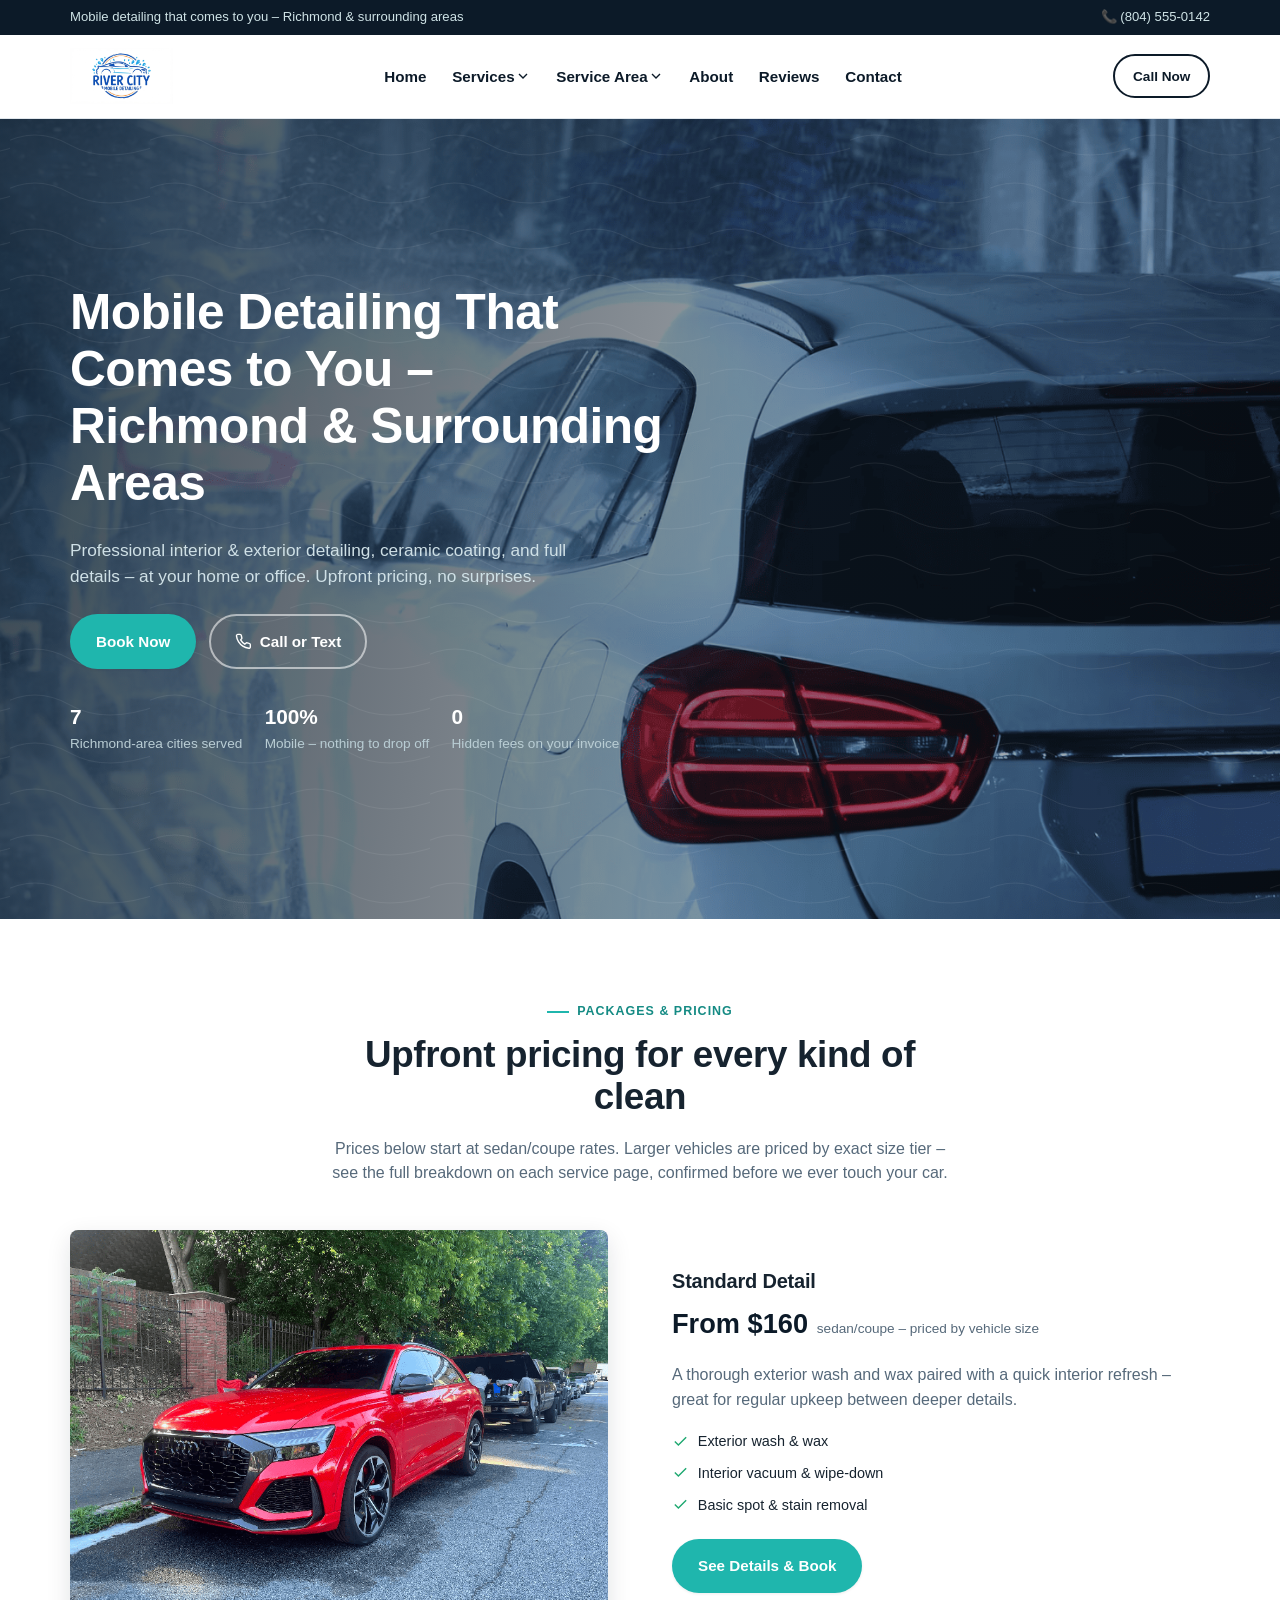
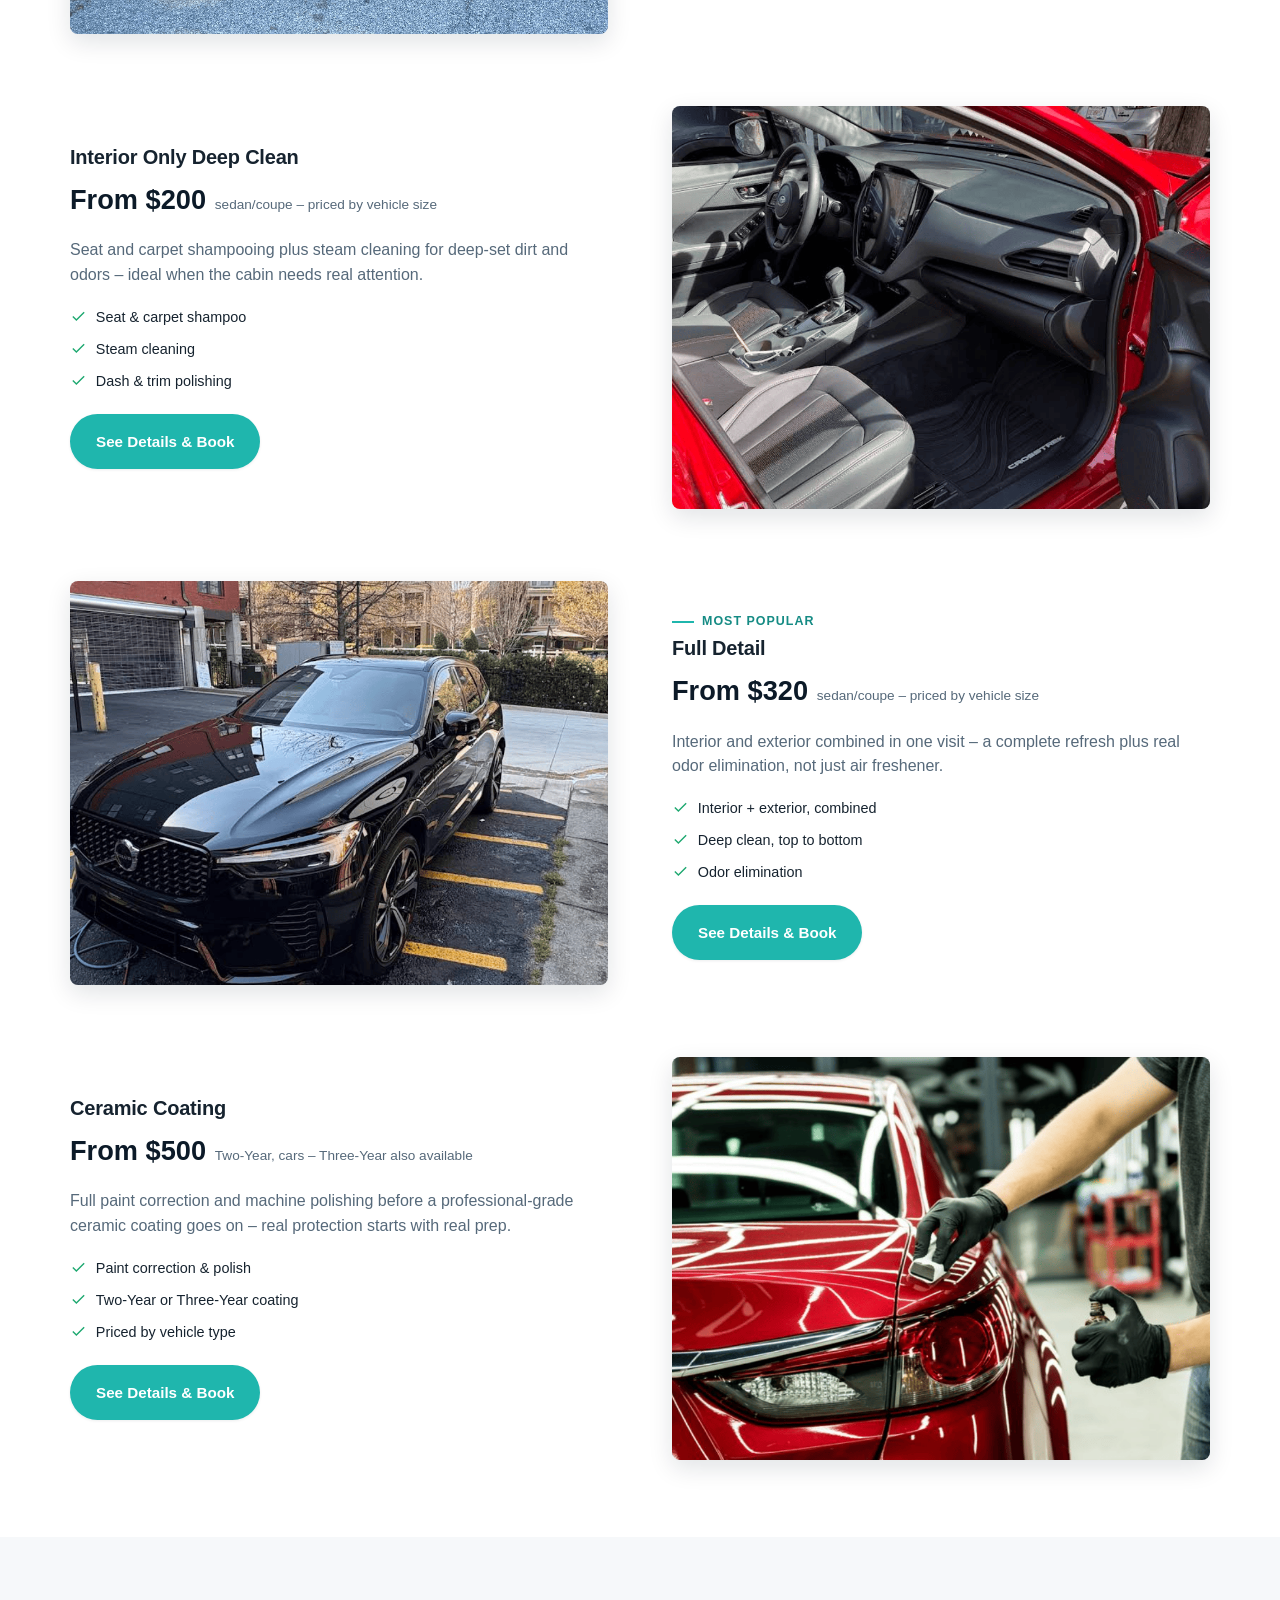
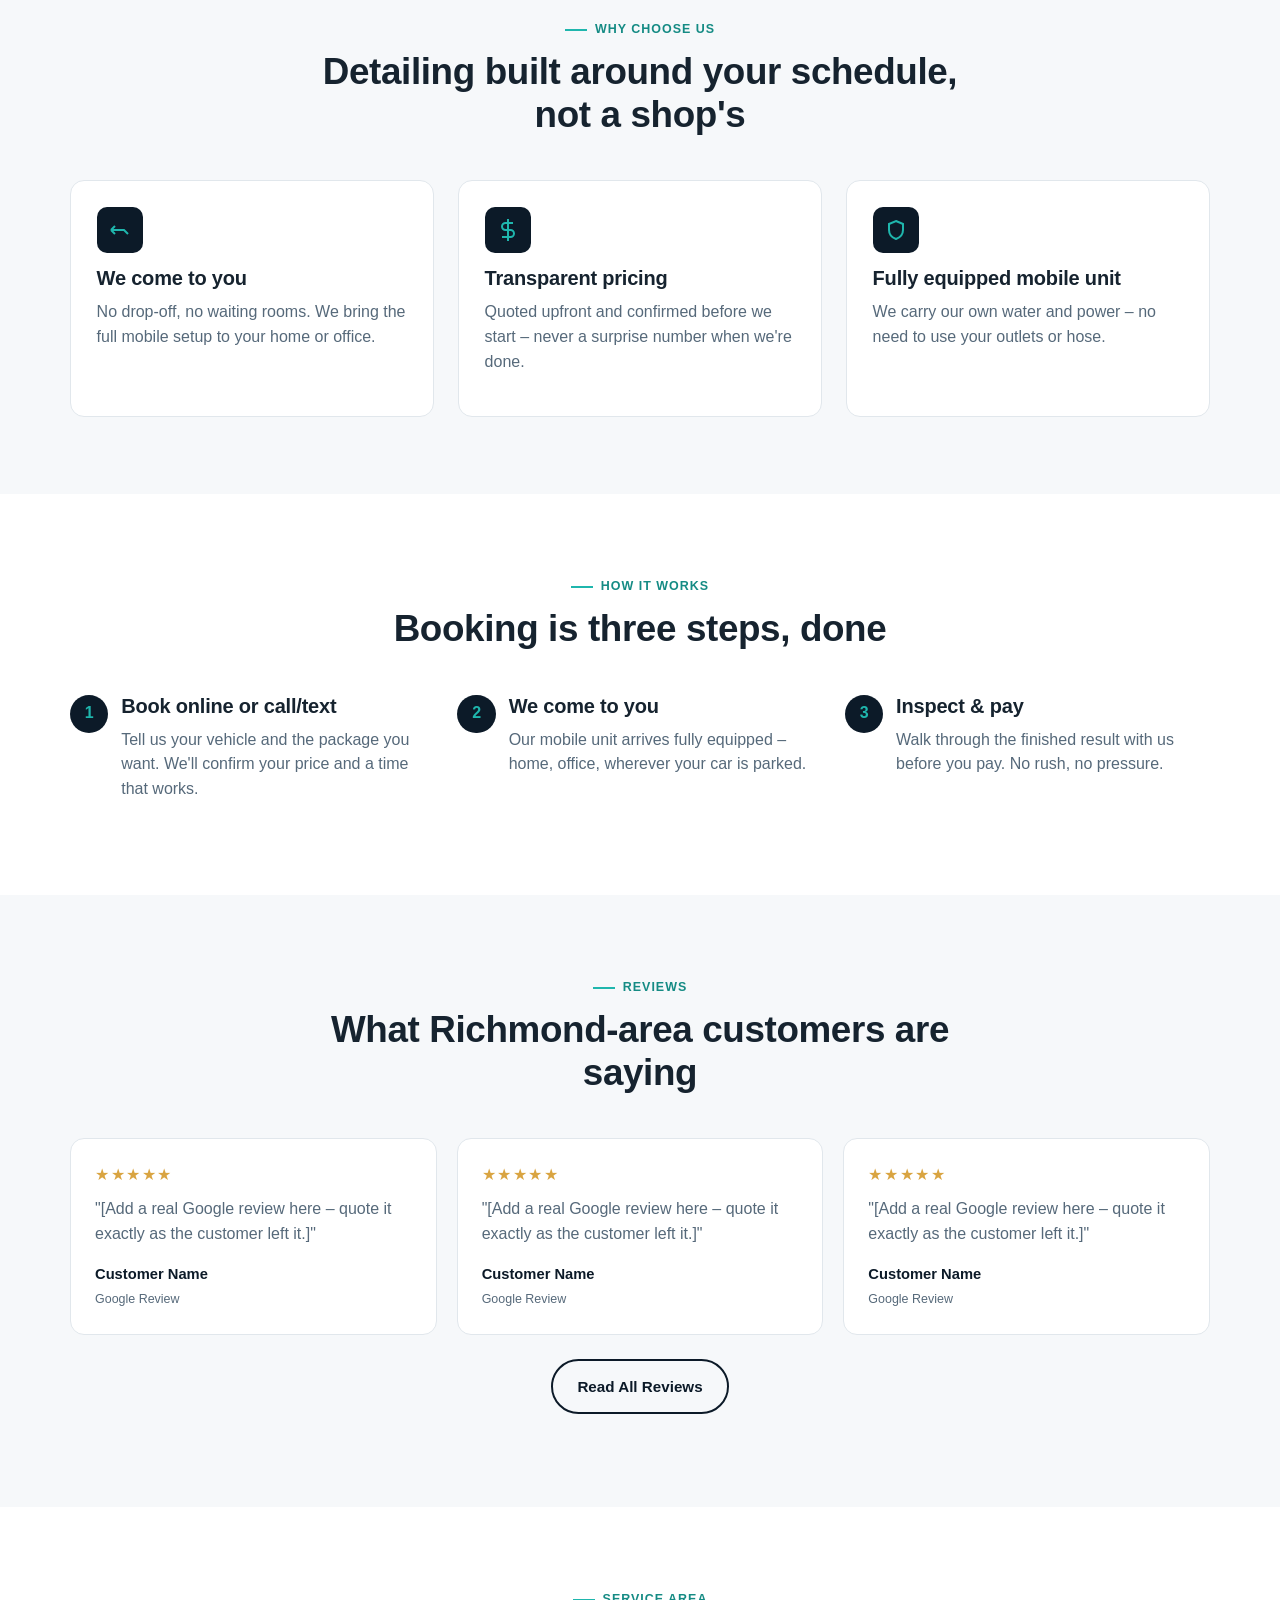
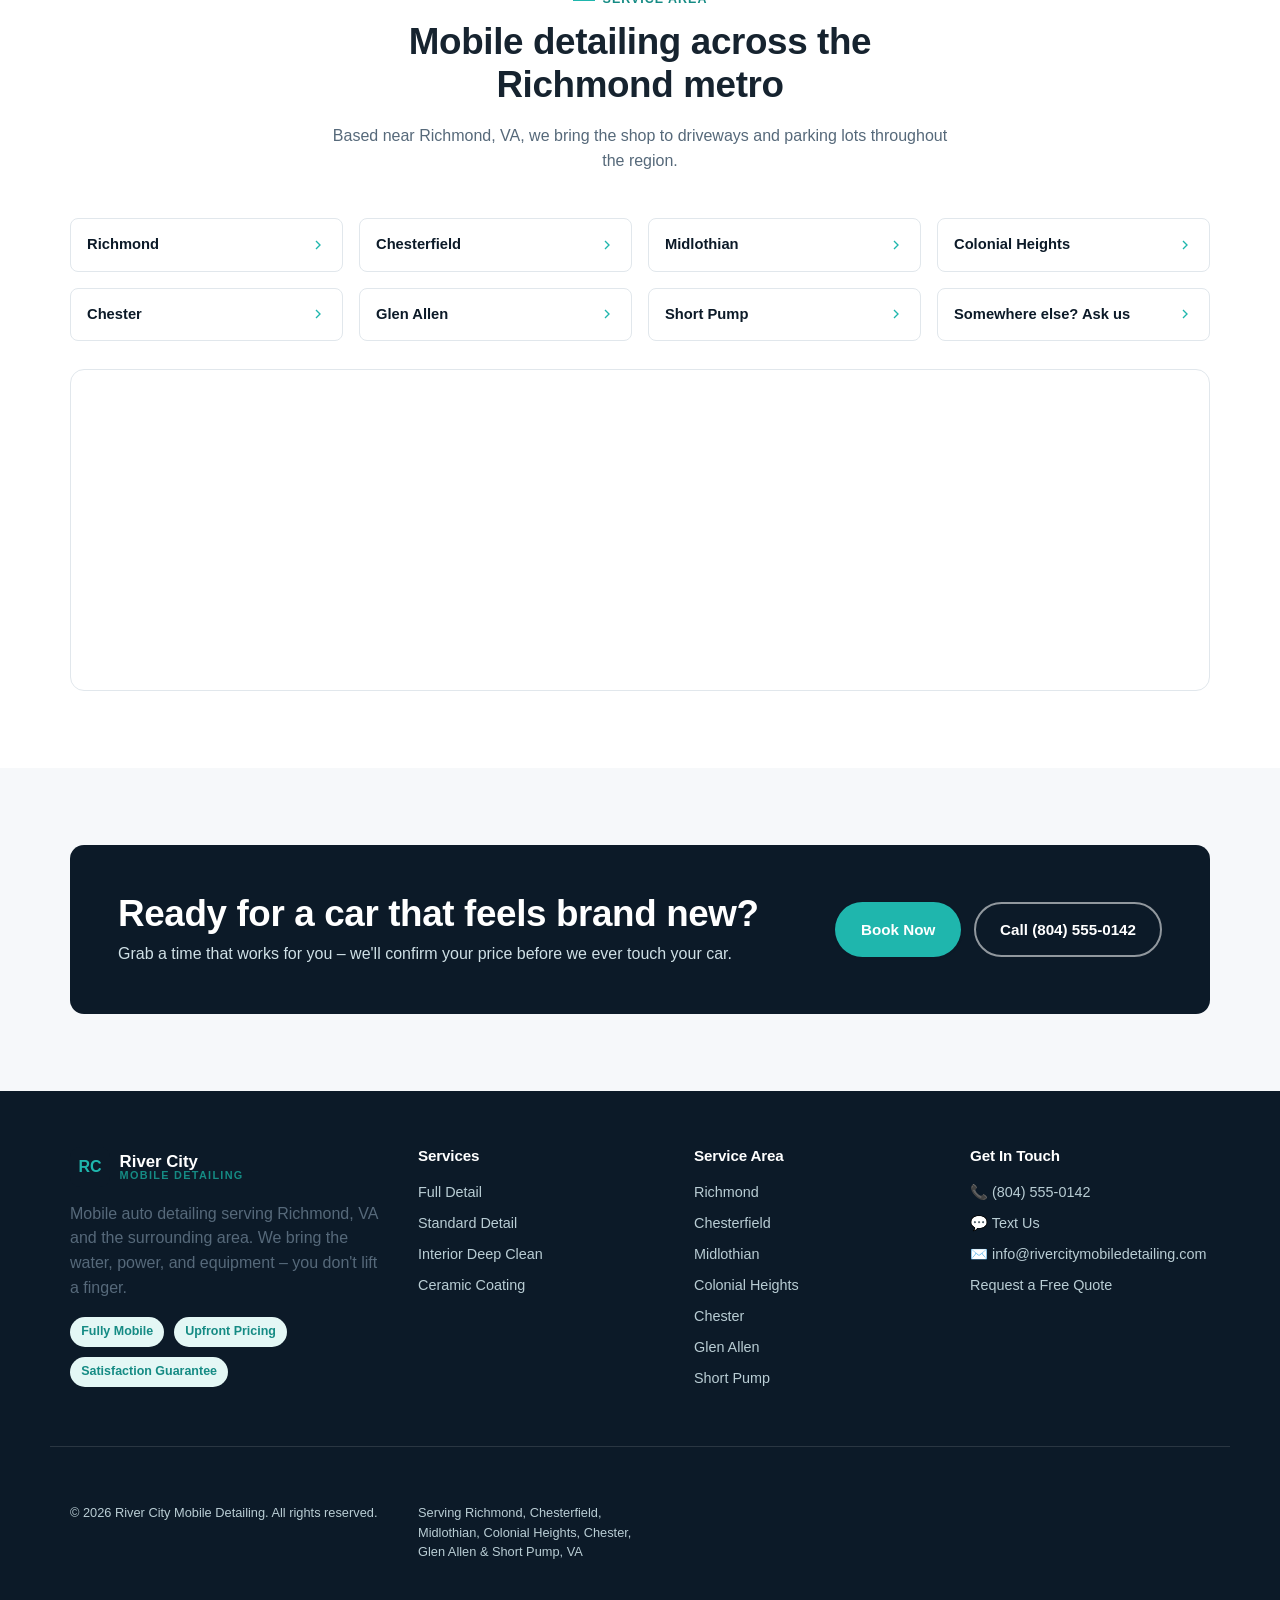
<file: index.html>
<!DOCTYPE html>
<html lang="en">
<head>
<meta charset="UTF-8">
<meta name="viewport" content="width=device-width, initial-scale=1.0">
<title>Mobile Auto Detailing in Richmond, VA | River City Mobile Detailing</title>
<meta name="description" content="River City Mobile Detailing brings professional mobile car detailing to your home or office in Richmond, Chesterfield, Midlothian & Short Pump, VA. Upfront pricing, no drop-off.">
<meta property="og:type" content="website">
<meta property="og:title" content="Mobile Auto Detailing in Richmond, VA | River City Mobile Detailing">
<meta property="og:description" content="Professional mobile car detailing to your home or office in Richmond, Chesterfield, Midlothian &amp; Short Pump, VA. Upfront pricing, no drop-off.">
<meta property="og:url" content="https://www.rivercitymobiledetailing.com/">
<meta property="og:image" content="https://www.rivercitymobiledetailing.com/images/og-image.jpg">
<meta property="og:site_name" content="River City Mobile Detailing">
<meta name="twitter:card" content="summary_large_image">
<meta name="twitter:title" content="Mobile Auto Detailing in Richmond, VA | River City Mobile Detailing">
<meta name="twitter:description" content="Professional mobile car detailing to your home or office in Richmond, Chesterfield, Midlothian &amp; Short Pump, VA. Upfront pricing, no drop-off.">
<meta name="twitter:image" content="https://www.rivercitymobiledetailing.com/images/og-image.jpg">
<link rel="icon" href="data:image/svg+xml,%3Csvg xmlns='http://www.w3.org/2000/svg' viewBox='0 0 64 64'%3E%3Crect width='64' height='64' rx='14' fill='%230c1a28'/%3E%3Ctext x='32' y='43' font-family='Arial,Helvetica,sans-serif' font-weight='700' font-size='26' fill='%231fb6ad' text-anchor='middle'%3ERC%3C/text%3E%3C/svg%3E">
<link rel="canonical" href="https://www.rivercitymobiledetailing.com/">
<link rel="stylesheet" href="css/style.css?v=6">
<script type="application/ld+json">
{
  "@context": "https://schema.org",
  "@type": "AutoDetailing",
  "name": "River City Mobile Detailing",
  "description": "Mobile car detailing serving Richmond, VA and the surrounding area – interior and exterior detailing, ceramic coating, and full details at your home or office.",
  "image": "https://www.rivercitymobiledetailing.com/images/logo.png",
  "telephone": "+1-804-555-0142",
  "priceRange": "$$",
  "areaServed": [
    { "@type": "City", "name": "Richmond", "containedInPlace": { "@type": "AdministrativeArea", "name": "Virginia" } },
    "Greater Richmond, VA",
    "Chesterfield VA",
    "Midlothian VA",
    "Colonial Heights VA",
    "Chester VA",
    "Glen Allen VA",
    "Short Pump VA"
  ],
  "makesOffer": [
    { "@type": "Offer", "itemOffered": { "@type": "Service", "name": "Standard Detail" }, "priceCurrency": "USD", "price": "160" },
    { "@type": "Offer", "itemOffered": { "@type": "Service", "name": "Interior Only Deep Clean" }, "priceCurrency": "USD", "price": "200" },
    { "@type": "Offer", "itemOffered": { "@type": "Service", "name": "Full Detail" }, "priceCurrency": "USD", "price": "320" },
    { "@type": "Offer", "itemOffered": { "@type": "Service", "name": "Ceramic Coating" }, "priceCurrency": "USD", "price": "500" }
  ],
  "url": "https://www.rivercitymobiledetailing.com/"
}
</script>
</head>
<body>
<a class="skip-link" href="#main">Skip to content</a>

<div class="utility-bar">
  <div class="container">
    <span>Mobile detailing that comes to you – Richmond &amp; surrounding areas</span>
    <a href="tel:+18045550142">📞 (804) 555-0142</a>
  </div>
</div>

<header class="site-header">
  <div class="container nav-row">
    <a href="index.html" class="logo">
      <img class="logo-img" src="images/logo.jpg" alt="River City Mobile Detailing">
    </a>
    <nav class="main-nav" data-nav aria-label="Primary">
  <button class="nav-close" type="button" data-nav-close aria-label="Close menu">
    <svg viewBox="0 0 24 24" fill="none" stroke="currentColor" stroke-width="2"><path d="M6 6l12 12M18 6L6 18"/></svg>
  </button>
  <ul class="nav-list">
    <li><a href="index.html">Home</a></li>
    <li class="nav-group">
      <span class="nav-group-label">Services <svg class="chevron" viewBox="0 0 24 24" fill="none" stroke="currentColor" stroke-width="2"><path d="M6 9l6 6 6-6"/></svg></span>
      <ul class="nav-sub">
        <li><a href="services/full-detail.html">Full Detail</a></li>
        <li><a href="services/standard-detail.html">Standard Detail</a></li>
        <li><a href="services/interior-deep-clean.html">Interior Deep Clean</a></li>
        <li><a href="services/ceramic-coating.html">Ceramic Coating</a></li>
      </ul>
    </li>
    <li class="nav-group">
      <span class="nav-group-label">Service Area <svg class="chevron" viewBox="0 0 24 24" fill="none" stroke="currentColor" stroke-width="2"><path d="M6 9l6 6 6-6"/></svg></span>
      <ul class="nav-sub">
        <li><a href="areas/richmond.html">Richmond</a></li>
        <li><a href="areas/chesterfield.html">Chesterfield</a></li>
        <li><a href="areas/midlothian.html">Midlothian</a></li>
        <li><a href="areas/colonial-heights.html">Colonial Heights</a></li>
        <li><a href="areas/chester.html">Chester</a></li>
        <li><a href="areas/glen-allen.html">Glen Allen</a></li>
        <li><a href="areas/short-pump.html">Short Pump</a></li>
      </ul>
    </li>
    <li><a href="about.html">About</a></li>
    <li><a href="reviews.html">Reviews</a></li>
    <li><a href="contact.html">Contact</a></li>
  </ul>
  <div class="nav-cta">
    <a class="btn btn-outline btn-block" href="sms:+18045550142">Text Us</a>
    <a class="btn btn-primary btn-block" href="contact.html">Book Now</a>
  </div>
</nav>
    <div class="nav-actions">
      <a class="btn btn-outline btn-sm" href="tel:+18045550142">Call Now</a>
      <button class="nav-toggle" type="button" data-nav-toggle aria-label="Open menu">
        <svg viewBox="0 0 24 24" fill="none" stroke="currentColor" stroke-width="2"><path d="M3 6h18M3 12h18M3 18h18"/></svg>
      </button>
    </div>
  </div>
</header>
<div class="nav-overlay" data-nav-overlay></div>

<main id="main">

  <section class="hero">
    <div class="container">
      <div>
        <h1>Mobile Detailing That Comes to You – Richmond &amp; Surrounding Areas</h1>
        <p class="lede">Professional interior &amp; exterior detailing, ceramic coating, and full details – at your home or office. Upfront pricing, no surprises.</p>
        <div class="hero-ctas">
          <a class="btn btn-primary" href="contact.html">Book Now</a>
          <a class="btn btn-ghost" href="tel:+18045550142">
            <svg class="btn-icon" viewBox="0 0 24 24" fill="none" stroke="currentColor" stroke-width="2"><path d="M22 16.92v3a2 2 0 0 1-2.18 2 19.79 19.79 0 0 1-8.63-3.07 19.5 19.5 0 0 1-6-6 19.79 19.79 0 0 1-3.07-8.67A2 2 0 0 1 4.11 2h3a2 2 0 0 1 2 1.72c.12.9.34 1.79.65 2.65a2 2 0 0 1-.45 2.11L8.09 9.91a16 16 0 0 0 6 6l1.43-1.27a2 2 0 0 1 2.11-.45c.86.31 1.75.53 2.65.65A2 2 0 0 1 22 16.92z"/></svg>
            Call or Text
          </a>
        </div>
        <div class="hero-trust">
          <div><strong>7</strong>Richmond-area cities served</div>
          <div><strong>100%</strong>Mobile – nothing to drop off</div>
          <div><strong>0</strong>Hidden fees on your invoice</div>
        </div>
      </div>
    </div>
  </section>

  <section class="section-alt" id="packages">
    <div class="container">
      <div class="section-head center">
        <span class="eyebrow">Packages &amp; Pricing</span>
        <h2>Upfront pricing for every kind of clean</h2>
        <p>Prices below start at sedan/coupe rates. Larger vehicles are priced by exact size tier – see the full breakdown on each service page, confirmed before we ever touch your car.</p>
      </div>
      <div class="service-rows">

        <div class="service-row">
          <div class="service-row-media">
            <div class="img-slot" style="--ar:4/3">
              <img src="images/service-standard.png" alt="Mobile Standard Detail exterior wash in Richmond, VA" loading="lazy">
              <span class="img-slot-label">Replace: images/service-standard.png (800×600px)</span>
            </div>
          </div>
          <div class="service-row-body">
            <h3>Standard Detail</h3>
            <div class="service-row-price"><strong>From $160</strong><span>sedan/coupe – priced by vehicle size</span></div>
            <p>A thorough exterior wash and wax paired with a quick interior refresh – great for regular upkeep between deeper details.</p>
            <ul class="package-list">
              <li><svg viewBox="0 0 24 24" fill="none" stroke="currentColor" stroke-width="2"><path d="M20 6L9 17l-5-5"/></svg>Exterior wash &amp; wax</li>
              <li><svg viewBox="0 0 24 24" fill="none" stroke="currentColor" stroke-width="2"><path d="M20 6L9 17l-5-5"/></svg>Interior vacuum &amp; wipe-down</li>
              <li><svg viewBox="0 0 24 24" fill="none" stroke="currentColor" stroke-width="2"><path d="M20 6L9 17l-5-5"/></svg>Basic spot &amp; stain removal</li>
            </ul>
            <div class="service-row-ctas">
              <a class="btn btn-primary" href="services/standard-detail.html">See Details &amp; Book</a>
            </div>
          </div>
        </div>

        <div class="service-row reverse">
          <div class="service-row-media">
            <div class="img-slot" style="--ar:4/3">
              <img src="images/service-interior.png" alt="Mobile interior deep clean and seat shampoo in Richmond, VA" loading="lazy">
              <span class="img-slot-label">Replace: images/service-interior.png (800×600px)</span>
            </div>
          </div>
          <div class="service-row-body">
            <h3>Interior Only Deep Clean</h3>
            <div class="service-row-price"><strong>From $200</strong><span>sedan/coupe – priced by vehicle size</span></div>
            <p>Seat and carpet shampooing plus steam cleaning for deep-set dirt and odors – ideal when the cabin needs real attention.</p>
            <ul class="package-list">
              <li><svg viewBox="0 0 24 24" fill="none" stroke="currentColor" stroke-width="2"><path d="M20 6L9 17l-5-5"/></svg>Seat &amp; carpet shampoo</li>
              <li><svg viewBox="0 0 24 24" fill="none" stroke="currentColor" stroke-width="2"><path d="M20 6L9 17l-5-5"/></svg>Steam cleaning</li>
              <li><svg viewBox="0 0 24 24" fill="none" stroke="currentColor" stroke-width="2"><path d="M20 6L9 17l-5-5"/></svg>Dash &amp; trim polishing</li>
            </ul>
            <div class="service-row-ctas">
              <a class="btn btn-primary" href="services/interior-deep-clean.html">See Details &amp; Book</a>
            </div>
          </div>
        </div>

        <div class="service-row">
          <div class="service-row-media">
            <div class="img-slot" style="--ar:4/3">
              <img src="images/service-full.png" alt="Mobile Full Detail service in Richmond, VA" loading="lazy">
              <span class="img-slot-label">Replace: images/service-full.png (800×600px)</span>
            </div>
          </div>
          <div class="service-row-body">
            <span class="eyebrow" style="margin-bottom:.35rem">Most Popular</span>
            <h3>Full Detail</h3>
            <div class="service-row-price"><strong>From $320</strong><span>sedan/coupe – priced by vehicle size</span></div>
            <p>Interior and exterior combined in one visit – a complete refresh plus real odor elimination, not just air freshener.</p>
            <ul class="package-list">
              <li><svg viewBox="0 0 24 24" fill="none" stroke="currentColor" stroke-width="2"><path d="M20 6L9 17l-5-5"/></svg>Interior + exterior, combined</li>
              <li><svg viewBox="0 0 24 24" fill="none" stroke="currentColor" stroke-width="2"><path d="M20 6L9 17l-5-5"/></svg>Deep clean, top to bottom</li>
              <li><svg viewBox="0 0 24 24" fill="none" stroke="currentColor" stroke-width="2"><path d="M20 6L9 17l-5-5"/></svg>Odor elimination</li>
            </ul>
            <div class="service-row-ctas">
              <a class="btn btn-primary" href="services/full-detail.html">See Details &amp; Book</a>
            </div>
          </div>
        </div>

        <div class="service-row reverse">
          <div class="service-row-media">
            <div class="img-slot" style="--ar:4/3">
              <img src="images/service-ceramic.png" alt="Ceramic coating paint correction in Richmond, VA" loading="lazy">
              <span class="img-slot-label">Replace: images/service-ceramic.png (800×600px)</span>
            </div>
          </div>
          <div class="service-row-body">
            <h3>Ceramic Coating</h3>
            <div class="service-row-price"><strong>From $500</strong><span>Two-Year, cars – Three-Year also available</span></div>
            <p>Full paint correction and machine polishing before a professional-grade ceramic coating goes on – real protection starts with real prep.</p>
            <ul class="package-list">
              <li><svg viewBox="0 0 24 24" fill="none" stroke="currentColor" stroke-width="2"><path d="M20 6L9 17l-5-5"/></svg>Paint correction &amp; polish</li>
              <li><svg viewBox="0 0 24 24" fill="none" stroke="currentColor" stroke-width="2"><path d="M20 6L9 17l-5-5"/></svg>Two-Year or Three-Year coating</li>
              <li><svg viewBox="0 0 24 24" fill="none" stroke="currentColor" stroke-width="2"><path d="M20 6L9 17l-5-5"/></svg>Priced by vehicle type</li>
            </ul>
            <div class="service-row-ctas">
              <a class="btn btn-primary" href="services/ceramic-coating.html">See Details &amp; Book</a>
            </div>
          </div>
        </div>

      </div>
    </div>
  </section>

  <section>
    <div class="container">
      <div class="section-head center">
        <span class="eyebrow">Why Choose Us</span>
        <h2>Detailing built around your schedule, not a shop's</h2>
      </div>
      <div class="features-grid">
        <div class="feature-card">
          <div class="feature-icon"><svg viewBox="0 0 24 24" fill="none" stroke="currentColor" stroke-width="2"><path d="M3 12h13l4 4M3 12l4-4M3 12l4 4"/></svg></div>
          <h3>We come to you</h3>
          <p>No drop-off, no waiting rooms. We bring the full mobile setup to your home or office.</p>
        </div>
        <div class="feature-card">
          <div class="feature-icon"><svg viewBox="0 0 24 24" fill="none" stroke="currentColor" stroke-width="2"><path d="M12 1v22M17 5H9.5a3.5 3.5 0 0 0 0 7h5a3.5 3.5 0 0 1 0 7H6"/></svg></div>
          <h3>Transparent pricing</h3>
          <p>Quoted upfront and confirmed before we start – never a surprise number when we're done.</p>
        </div>
        <div class="feature-card">
          <div class="feature-icon"><svg viewBox="0 0 24 24" fill="none" stroke="currentColor" stroke-width="2"><path d="M12 3l7 3v6c0 4.5-3 7.5-7 9-4-1.5-7-4.5-7-9V6l7-3Z"/></svg></div>
          <h3>Fully equipped mobile unit</h3>
          <p>We carry our own water and power – no need to use your outlets or hose.</p>
        </div>
      </div>
    </div>
  </section>

  <section class="section-alt">
    <div class="container">
      <div class="section-head center">
        <span class="eyebrow">How It Works</span>
        <h2>Booking is three steps, done</h2>
      </div>
      <div class="steps">
        <div class="step">
          <h3>Book online or call/text</h3>
          <p>Tell us your vehicle and the package you want. We'll confirm your price and a time that works.</p>
        </div>
        <div class="step">
          <h3>We come to you</h3>
          <p>Our mobile unit arrives fully equipped – home, office, wherever your car is parked.</p>
        </div>
        <div class="step">
          <h3>Inspect &amp; pay</h3>
          <p>Walk through the finished result with us before you pay. No rush, no pressure.</p>
        </div>
      </div>
    </div>
  </section>

  <section id="reviews">
    <div class="container">
      <div class="section-head center">
        <span class="eyebrow">Reviews</span>
        <h2>What Richmond-area customers are saying</h2>
      </div>
      <!-- TODO before launch: replace these three cards with real, current Google reviews (see reviews.html for the live Google widget/link setup). -->
      <div class="reviews-grid">
        <div class="review-card">
          <div class="stars">★★★★★</div>
          <p>"[Add a real Google review here – quote it exactly as the customer left it.]"</p>
          <span class="review-name">Customer Name</span>
          <span class="review-source">Google Review</span>
        </div>
        <div class="review-card">
          <div class="stars">★★★★★</div>
          <p>"[Add a real Google review here – quote it exactly as the customer left it.]"</p>
          <span class="review-name">Customer Name</span>
          <span class="review-source">Google Review</span>
        </div>
        <div class="review-card">
          <div class="stars">★★★★★</div>
          <p>"[Add a real Google review here – quote it exactly as the customer left it.]"</p>
          <span class="review-name">Customer Name</span>
          <span class="review-source">Google Review</span>
        </div>
      </div>
      <p class="text-center" style="margin-top:1.5rem"><a class="btn btn-outline" href="reviews.html">Read All Reviews</a></p>
    </div>
  </section>

  <section class="section-alt" id="service-area">
    <div class="container">
      <div class="section-head center">
        <span class="eyebrow">Service Area</span>
        <h2>Mobile detailing across the Richmond metro</h2>
        <p>Based near Richmond, VA, we bring the shop to driveways and parking lots throughout the region.</p>
      </div>
      <div class="area-grid">
        <a class="area-chip" href="areas/richmond.html">Richmond <svg viewBox="0 0 24 24" fill="none" stroke="currentColor" stroke-width="2"><path d="M9 18l6-6-6-6"/></svg></a>
        <a class="area-chip" href="areas/chesterfield.html">Chesterfield <svg viewBox="0 0 24 24" fill="none" stroke="currentColor" stroke-width="2"><path d="M9 18l6-6-6-6"/></svg></a>
        <a class="area-chip" href="areas/midlothian.html">Midlothian <svg viewBox="0 0 24 24" fill="none" stroke="currentColor" stroke-width="2"><path d="M9 18l6-6-6-6"/></svg></a>
        <a class="area-chip" href="areas/colonial-heights.html">Colonial Heights <svg viewBox="0 0 24 24" fill="none" stroke="currentColor" stroke-width="2"><path d="M9 18l6-6-6-6"/></svg></a>
        <a class="area-chip" href="areas/chester.html">Chester <svg viewBox="0 0 24 24" fill="none" stroke="currentColor" stroke-width="2"><path d="M9 18l6-6-6-6"/></svg></a>
        <a class="area-chip" href="areas/glen-allen.html">Glen Allen <svg viewBox="0 0 24 24" fill="none" stroke="currentColor" stroke-width="2"><path d="M9 18l6-6-6-6"/></svg></a>
        <a class="area-chip" href="areas/short-pump.html">Short Pump <svg viewBox="0 0 24 24" fill="none" stroke="currentColor" stroke-width="2"><path d="M9 18l6-6-6-6"/></svg></a>
        <a class="area-chip" href="contact.html">Somewhere else? Ask us <svg viewBox="0 0 24 24" fill="none" stroke="currentColor" stroke-width="2"><path d="M9 18l6-6-6-6"/></svg></a>
      </div>
      <div style="margin-top:1.75rem;border-radius:var(--radius);overflow:hidden;border:1px solid var(--border)">
        <iframe title="River City Mobile Detailing service area map" src="https://www.google.com/maps?q=Richmond,VA&output=embed" width="100%" height="320" style="border:0;display:block" loading="lazy" referrerpolicy="no-referrer-when-downgrade"></iframe>
      </div>
    </div>
  </section>

  <section>
    <div class="container">
      <div class="cta-band">
        <div>
          <h2>Ready for a car that feels brand new?</h2>
          <p>Grab a time that works for you – we'll confirm your price before we ever touch your car.</p>
        </div>
        <div class="hero-ctas">
          <a class="btn btn-primary" href="contact.html">Book Now</a>
          <a class="btn btn-ghost" href="tel:+18045550142">Call (804) 555-0142</a>
        </div>
      </div>
    </div>
  </section>

</main>

<footer class="site-footer">
  <div class="container">
    <div>
      <div class="footer-logo">
        <span class="logo-mark">RC</span>
        <span class="logo-text"><strong style="color:#fff">River City</strong><span>Mobile Detailing</span></span>
      </div>
      <p class="muted">Mobile auto detailing serving Richmond, VA and the surrounding area. We bring the water, power, and equipment – you don't lift a finger.</p>
      <div class="badge-list">
        <span>Fully Mobile</span><span>Upfront Pricing</span><span>Satisfaction Guarantee</span>
      </div>
    </div>
    <div>
      <h4>Services</h4>
      <div class="footer-links">
        <a href="services/full-detail.html">Full Detail</a>
        <a href="services/standard-detail.html">Standard Detail</a>
        <a href="services/interior-deep-clean.html">Interior Deep Clean</a>
        <a href="services/ceramic-coating.html">Ceramic Coating</a>
      </div>
    </div>
    <div>
      <h4>Service Area</h4>
      <div class="footer-links">
        <a href="areas/richmond.html">Richmond</a>
        <a href="areas/chesterfield.html">Chesterfield</a>
        <a href="areas/midlothian.html">Midlothian</a>
        <a href="areas/colonial-heights.html">Colonial Heights</a>
        <a href="areas/chester.html">Chester</a>
        <a href="areas/glen-allen.html">Glen Allen</a>
        <a href="areas/short-pump.html">Short Pump</a>
      </div>
    </div>
    <div>
      <h4>Get In Touch</h4>
      <div class="footer-links">
        <a href="tel:+18045550142">📞 (804) 555-0142</a>
        <a href="sms:+18045550142">💬 Text Us</a>
        <a href="mailto:info@rivercitymobiledetailing.com">✉️ info@rivercitymobiledetailing.com</a>
        <a href="contact.html">Request a Free Quote</a>
      </div>
    </div>
  </div>
  <div class="container footer-bottom">
    <span>© <span data-year></span> River City Mobile Detailing. All rights reserved.</span>
    <span>Serving Richmond, Chesterfield, Midlothian, Colonial Heights, Chester, Glen Allen &amp; Short Pump, VA</span>
  </div>
</footer>

<div class="mobile-action-bar">
  <a href="tel:+18045550142"><svg viewBox="0 0 24 24" fill="none" stroke="currentColor" stroke-width="2"><path d="M22 16.92v3a2 2 0 0 1-2.18 2 19.79 19.79 0 0 1-8.63-3.07 19.5 19.5 0 0 1-6-6 19.79 19.79 0 0 1-3.07-8.67A2 2 0 0 1 4.11 2h3a2 2 0 0 1 2 1.72c.12.9.34 1.79.65 2.65a2 2 0 0 1-.45 2.11L8.09 9.91a16 16 0 0 0 6 6l1.43-1.27a2 2 0 0 1 2.11-.45c.86.31 1.75.53 2.65.65A2 2 0 0 1 22 16.92z"/></svg>Call</a>
  <a href="sms:+18045550142"><svg viewBox="0 0 24 24" fill="none" stroke="currentColor" stroke-width="2"><path d="M21 15a2 2 0 0 1-2 2H7l-4 4V5a2 2 0 0 1 2-2h14a2 2 0 0 1 2 2Z"/></svg>Text</a>
  <a href="contact.html"><svg viewBox="0 0 24 24" fill="none" stroke="currentColor" stroke-width="2"><path d="M8 2v4M16 2v4M3 10h18M5 4h14a2 2 0 0 1 2 2v14a2 2 0 0 1-2 2H5a2 2 0 0 1-2-2V6a2 2 0 0 1 2-2Z"/></svg>Book Now</a>
</div>

<script src="js/main.js"></script>
</body>
</html>
</file>
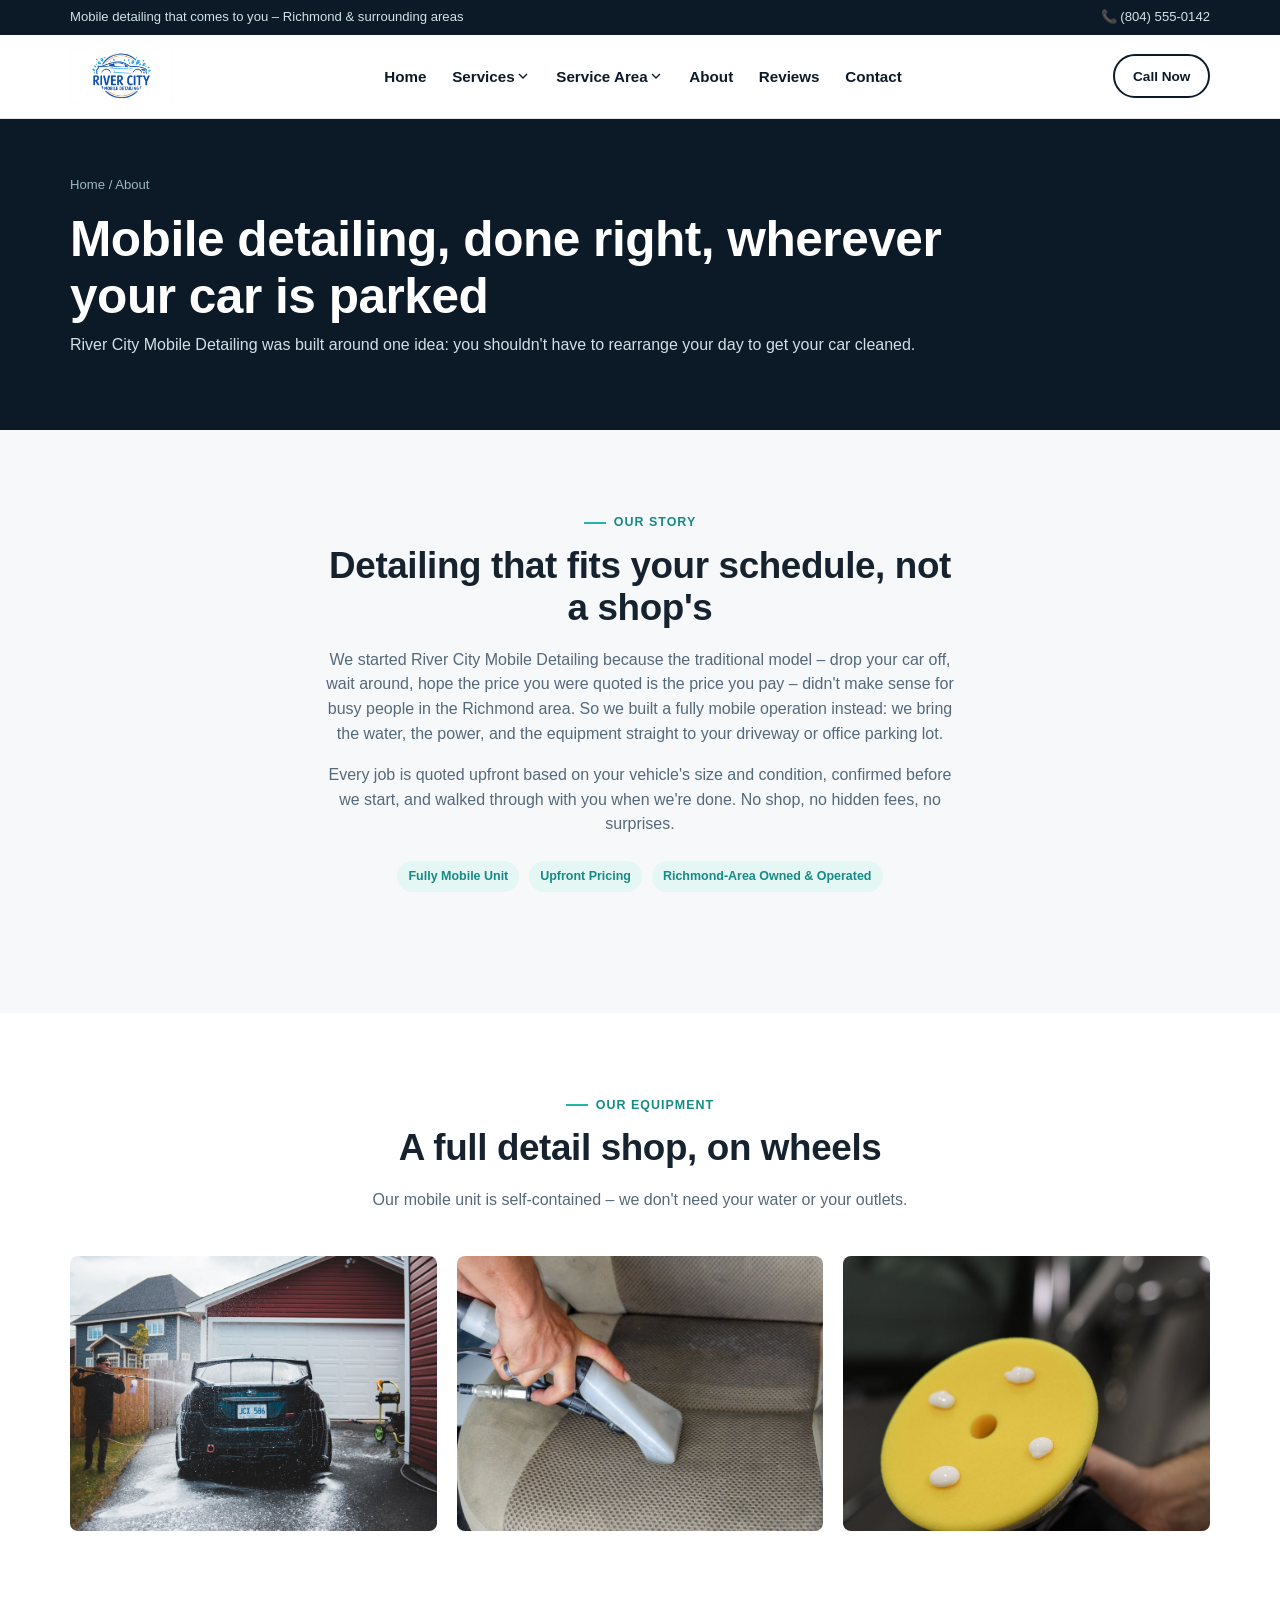
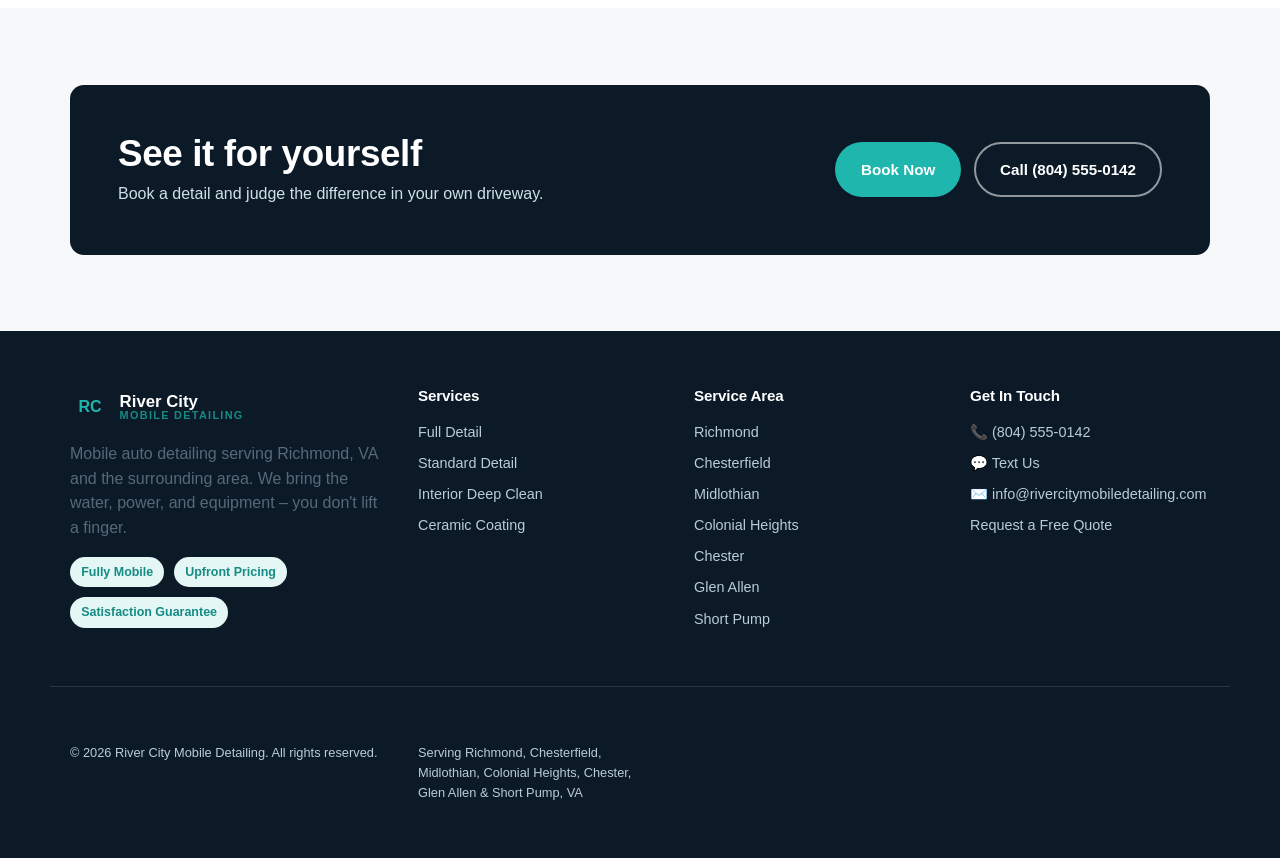
<file: about.html>
<!DOCTYPE html>
<html lang="en">
<head>
<meta charset="UTF-8">
<meta name="viewport" content="width=device-width, initial-scale=1.0">
<title>About Us | River City Mobile Detailing – Mobile Detailing in Richmond, VA</title>
<meta name="description" content="River City Mobile Detailing is a mobile detailing team serving Richmond, VA and the surrounding area. Learn how we work and why customers trust us with their vehicles.">
<meta property="og:type" content="website">
<meta property="og:title" content="About Us | River City Mobile Detailing – Mobile Detailing in Richmond, VA">
<meta property="og:description" content="River City Mobile Detailing is a mobile detailing team serving Richmond, VA and the surrounding area. Learn how we work and why customers trust us with their vehicles.">
<meta property="og:url" content="https://www.rivercitymobiledetailing.com/about.html">
<meta property="og:image" content="https://www.rivercitymobiledetailing.com/images/og-image.jpg">
<meta property="og:site_name" content="River City Mobile Detailing">
<meta name="twitter:card" content="summary_large_image">
<meta name="twitter:title" content="About Us | River City Mobile Detailing – Mobile Detailing in Richmond, VA">
<meta name="twitter:description" content="River City Mobile Detailing is a mobile detailing team serving Richmond, VA and the surrounding area. Learn how we work and why customers trust us with their vehicles.">
<meta name="twitter:image" content="https://www.rivercitymobiledetailing.com/images/og-image.jpg">
<link rel="icon" href="data:image/svg+xml,%3Csvg xmlns='http://www.w3.org/2000/svg' viewBox='0 0 64 64'%3E%3Crect width='64' height='64' rx='14' fill='%230c1a28'/%3E%3Ctext x='32' y='43' font-family='Arial,Helvetica,sans-serif' font-weight='700' font-size='26' fill='%231fb6ad' text-anchor='middle'%3ERC%3C/text%3E%3C/svg%3E">
<link rel="canonical" href="https://www.rivercitymobiledetailing.com/about.html">
<link rel="stylesheet" href="css/style.css?v=6">
<script type="application/ld+json">
{
  "@context": "https://schema.org",
  "@type": "BreadcrumbList",
  "itemListElement": [
    {
      "@type": "ListItem",
      "position": 1,
      "name": "Home",
      "item": "https://www.rivercitymobiledetailing.com/"
    },
    {
      "@type": "ListItem",
      "position": 2,
      "name": "About"
    }
  ]
}
</script>
</head>
<body>
<a class="skip-link" href="#main">Skip to content</a>

<div class="utility-bar">
  <div class="container">
    <span>Mobile detailing that comes to you – Richmond &amp; surrounding areas</span>
    <a href="tel:+18045550142">📞 (804) 555-0142</a>
  </div>
</div>

<header class="site-header">
  <div class="container nav-row">
    <a href="index.html" class="logo">
      <img class="logo-img" src="images/logo.jpg" alt="River City Mobile Detailing">
    </a>
    <nav class="main-nav" data-nav aria-label="Primary">
  <button class="nav-close" type="button" data-nav-close aria-label="Close menu">
    <svg viewBox="0 0 24 24" fill="none" stroke="currentColor" stroke-width="2"><path d="M6 6l12 12M18 6L6 18"/></svg>
  </button>
  <ul class="nav-list">
    <li><a href="index.html">Home</a></li>
    <li class="nav-group">
      <span class="nav-group-label">Services <svg class="chevron" viewBox="0 0 24 24" fill="none" stroke="currentColor" stroke-width="2"><path d="M6 9l6 6 6-6"/></svg></span>
      <ul class="nav-sub">
        <li><a href="services/full-detail.html">Full Detail</a></li>
        <li><a href="services/standard-detail.html">Standard Detail</a></li>
        <li><a href="services/interior-deep-clean.html">Interior Deep Clean</a></li>
        <li><a href="services/ceramic-coating.html">Ceramic Coating</a></li>
      </ul>
    </li>
    <li class="nav-group">
      <span class="nav-group-label">Service Area <svg class="chevron" viewBox="0 0 24 24" fill="none" stroke="currentColor" stroke-width="2"><path d="M6 9l6 6 6-6"/></svg></span>
      <ul class="nav-sub">
        <li><a href="areas/richmond.html">Richmond</a></li>
        <li><a href="areas/chesterfield.html">Chesterfield</a></li>
        <li><a href="areas/midlothian.html">Midlothian</a></li>
        <li><a href="areas/colonial-heights.html">Colonial Heights</a></li>
        <li><a href="areas/chester.html">Chester</a></li>
        <li><a href="areas/glen-allen.html">Glen Allen</a></li>
        <li><a href="areas/short-pump.html">Short Pump</a></li>
      </ul>
    </li>
    <li><a href="about.html">About</a></li>
    <li><a href="reviews.html">Reviews</a></li>
    <li><a href="contact.html">Contact</a></li>
  </ul>
  <div class="nav-cta">
    <a class="btn btn-outline btn-block" href="sms:+18045550142">Text Us</a>
    <a class="btn btn-primary btn-block" href="contact.html">Book Now</a>
  </div>
</nav>
    <div class="nav-actions">
      <a class="btn btn-outline btn-sm" href="tel:+18045550142">Call Now</a>
      <button class="nav-toggle" type="button" data-nav-toggle aria-label="Open menu">
        <svg viewBox="0 0 24 24" fill="none" stroke="currentColor" stroke-width="2"><path d="M3 6h18M3 12h18M3 18h18"/></svg>
      </button>
    </div>
  </div>
</header>
<div class="nav-overlay" data-nav-overlay></div>

<main id="main">

  <section class="page-hero">
    <div class="container">
      <div class="breadcrumbs"><a href="index.html">Home</a> / About</div>
      <h1>Mobile detailing, done right, wherever your car is parked</h1>
      <p class="lede muted" style="color:#cfe0e6">River City Mobile Detailing was built around one idea: you shouldn't have to rearrange your day to get your car cleaned.</p>
    </div>
  </section>

  <section>
    <div class="container">
      <div class="section-head center">
        <span class="eyebrow">Our Story</span>
        <h2>Detailing that fits your schedule, not a shop's</h2>
        <!-- EDIT ME: replace with your real founding story, credentials, certifications,
             and any specifics that build trust (what equipment you run, what "premium"
             means to you). Keep only claims you can stand behind. -->
        <p>We started River City Mobile Detailing because the traditional model – drop your car off, wait around, hope the price you were quoted is the price you pay – didn't make sense for busy people in the Richmond area. So we built a fully mobile operation instead: we bring the water, the power, and the equipment straight to your driveway or office parking lot.</p>
        <p>Every job is quoted upfront based on your vehicle's size and condition, confirmed before we start, and walked through with you when we're done. No shop, no hidden fees, no surprises.</p>
        <div class="badge-list" style="margin-top:1.5rem;justify-content:center">
          <span>Fully Mobile Unit</span>
          <span>Upfront Pricing</span>
          <span>Richmond-Area Owned &amp; Operated</span>
        </div>
      </div>
    </div>
  </section>

  <section class="section-alt">
    <div class="container">
      <div class="section-head center">
        <span class="eyebrow">Our Equipment</span>
        <h2>A full detail shop, on wheels</h2>
        <p>Our mobile unit is self-contained – we don't need your water or your outlets.</p>
      </div>
      <div class="packages-grid" style="grid-template-columns:repeat(auto-fit,minmax(220px,1fr))">
        <div class="img-slot" style="--ar:4/3">
          <img src="images/equipment-1.jpg" alt="Mobile detailing equipment and water tank setup" loading="lazy">
          <span class="img-slot-label">Replace: images/equipment-1.jpg (800×600px)</span>
        </div>
        <div class="img-slot" style="--ar:4/3">
          <img src="images/equipment-2.jpg" alt="Steam cleaning equipment used for interior detailing" loading="lazy">
          <span class="img-slot-label">Replace: images/equipment-2.jpg (800×600px)</span>
        </div>
        <div class="img-slot" style="--ar:4/3">
          <img src="images/equipment-3.jpg" alt="Ceramic coating and polishing equipment" loading="lazy">
          <span class="img-slot-label">Replace: images/equipment-3.jpg (800×600px)</span>
        </div>
      </div>
    </div>
  </section>

  <section>
    <div class="container">
      <div class="cta-band">
        <div>
          <h2>See it for yourself</h2>
          <p>Book a detail and judge the difference in your own driveway.</p>
        </div>
        <div class="hero-ctas">
          <a class="btn btn-primary" href="../contact.html">Book Now</a>
          <a class="btn btn-ghost" href="tel:+18045550142">Call (804) 555-0142</a>
        </div>
      </div>
    </div>
  </section>

</main>

<footer class="site-footer">
  <div class="container">
    <div>
      <div class="footer-logo">
        <span class="logo-mark">RC</span>
        <span class="logo-text"><strong style="color:#fff">River City</strong><span>Mobile Detailing</span></span>
      </div>
      <p class="muted">Mobile auto detailing serving Richmond, VA and the surrounding area. We bring the water, power, and equipment – you don't lift a finger.</p>
      <div class="badge-list">
        <span>Fully Mobile</span><span>Upfront Pricing</span><span>Satisfaction Guarantee</span>
      </div>
    </div>
    <div>
      <h4>Services</h4>
      <div class="footer-links">
        <a href="services/full-detail.html">Full Detail</a>
        <a href="services/standard-detail.html">Standard Detail</a>
        <a href="services/interior-deep-clean.html">Interior Deep Clean</a>
        <a href="services/ceramic-coating.html">Ceramic Coating</a>
      </div>
    </div>
    <div>
      <h4>Service Area</h4>
      <div class="footer-links">
        <a href="areas/richmond.html">Richmond</a>
        <a href="areas/chesterfield.html">Chesterfield</a>
        <a href="areas/midlothian.html">Midlothian</a>
        <a href="areas/colonial-heights.html">Colonial Heights</a>
        <a href="areas/chester.html">Chester</a>
        <a href="areas/glen-allen.html">Glen Allen</a>
        <a href="areas/short-pump.html">Short Pump</a>
      </div>
    </div>
    <div>
      <h4>Get In Touch</h4>
      <div class="footer-links">
        <a href="tel:+18045550142">📞 (804) 555-0142</a>
        <a href="sms:+18045550142">💬 Text Us</a>
        <a href="mailto:info@rivercitymobiledetailing.com">✉️ info@rivercitymobiledetailing.com</a>
        <a href="contact.html">Request a Free Quote</a>
      </div>
    </div>
  </div>
  <div class="container footer-bottom">
    <span>© <span data-year></span> River City Mobile Detailing. All rights reserved.</span>
    <span>Serving Richmond, Chesterfield, Midlothian, Colonial Heights, Chester, Glen Allen &amp; Short Pump, VA</span>
  </div>
</footer>

<div class="mobile-action-bar">
  <a href="tel:+18045550142"><svg viewBox="0 0 24 24" fill="none" stroke="currentColor" stroke-width="2"><path d="M22 16.92v3a2 2 0 0 1-2.18 2 19.79 19.79 0 0 1-8.63-3.07 19.5 19.5 0 0 1-6-6 19.79 19.79 0 0 1-3.07-8.67A2 2 0 0 1 4.11 2h3a2 2 0 0 1 2 1.72c.12.9.34 1.79.65 2.65a2 2 0 0 1-.45 2.11L8.09 9.91a16 16 0 0 0 6 6l1.43-1.27a2 2 0 0 1 2.11-.45c.86.31 1.75.53 2.65.65A2 2 0 0 1 22 16.92z"/></svg>Call</a>
  <a href="sms:+18045550142"><svg viewBox="0 0 24 24" fill="none" stroke="currentColor" stroke-width="2"><path d="M21 15a2 2 0 0 1-2 2H7l-4 4V5a2 2 0 0 1 2-2h14a2 2 0 0 1 2 2Z"/></svg>Text</a>
  <a href="contact.html"><svg viewBox="0 0 24 24" fill="none" stroke="currentColor" stroke-width="2"><path d="M8 2v4M16 2v4M3 10h18M5 4h14a2 2 0 0 1 2 2v14a2 2 0 0 1-2 2H5a2 2 0 0 1-2-2V6a2 2 0 0 1 2-2Z"/></svg>Book Now</a>
</div>

<script src="js/main.js"></script>
</body>
</html>
</file>
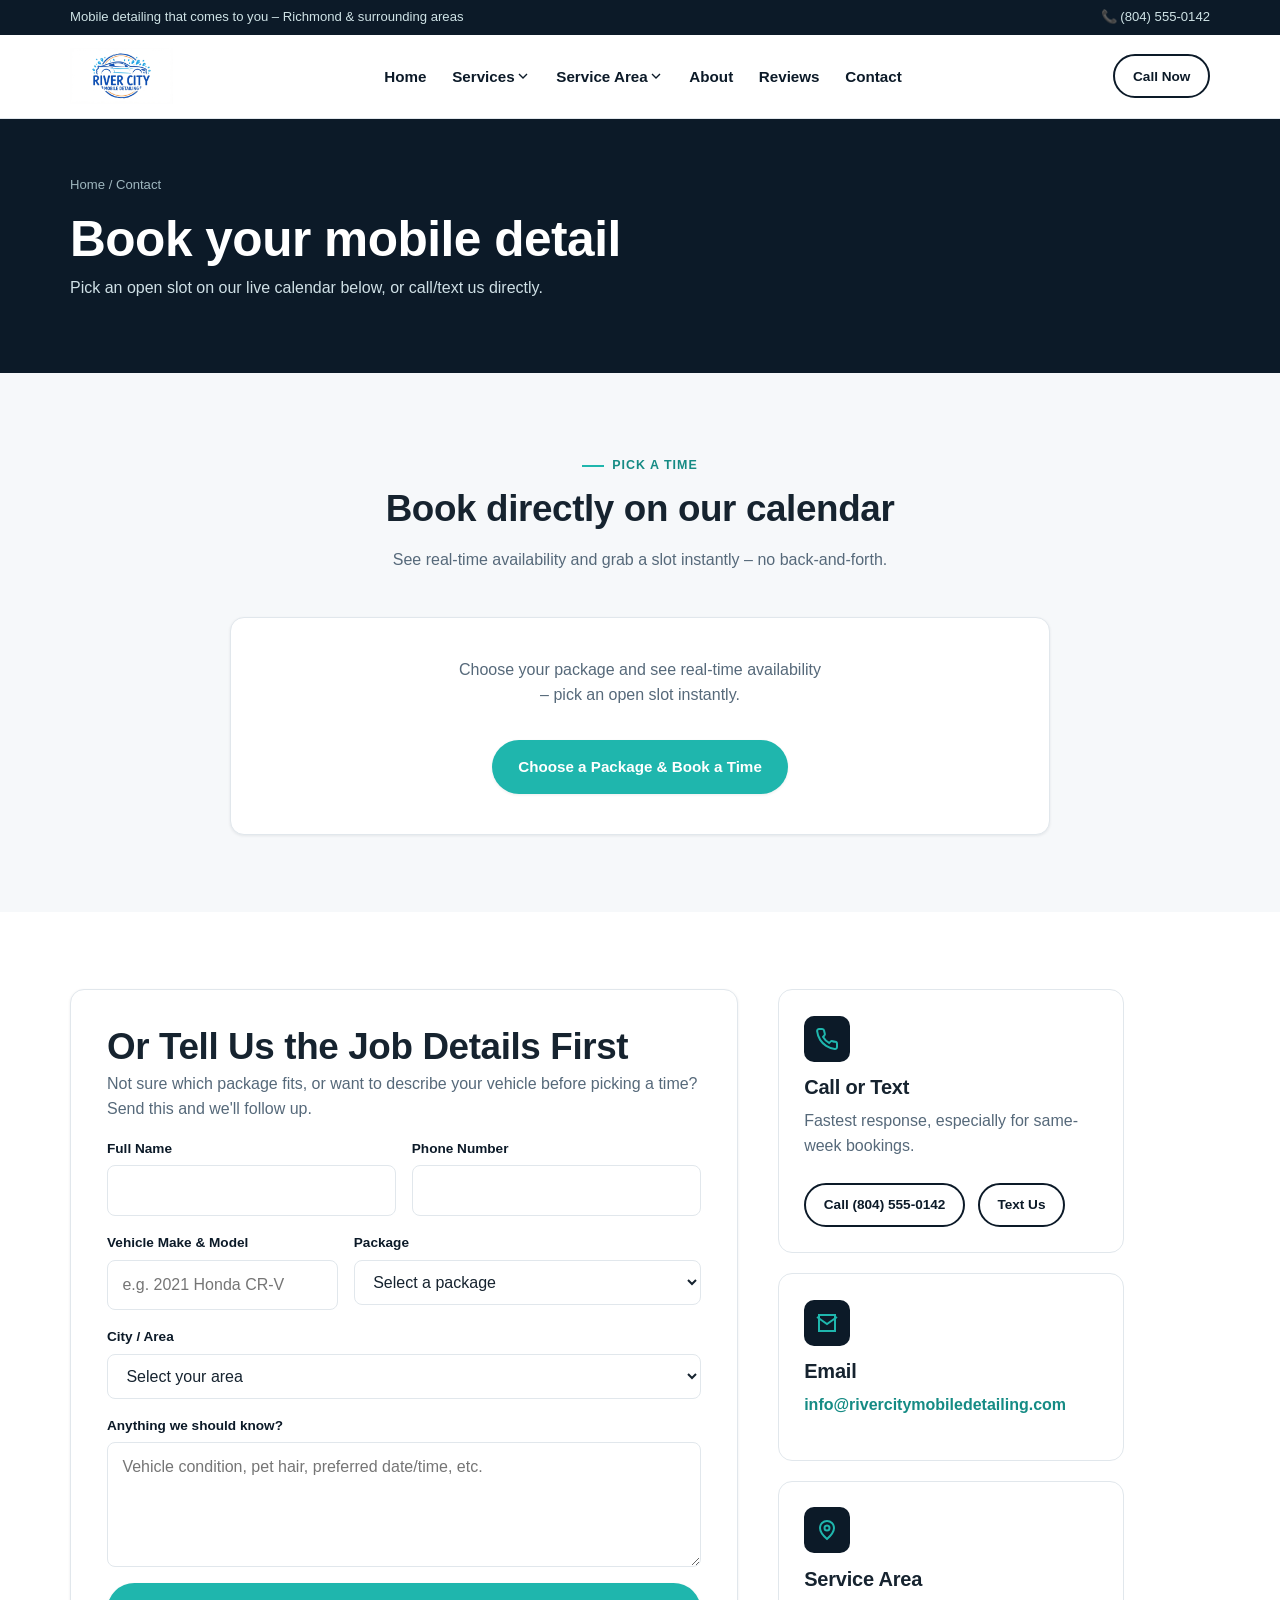
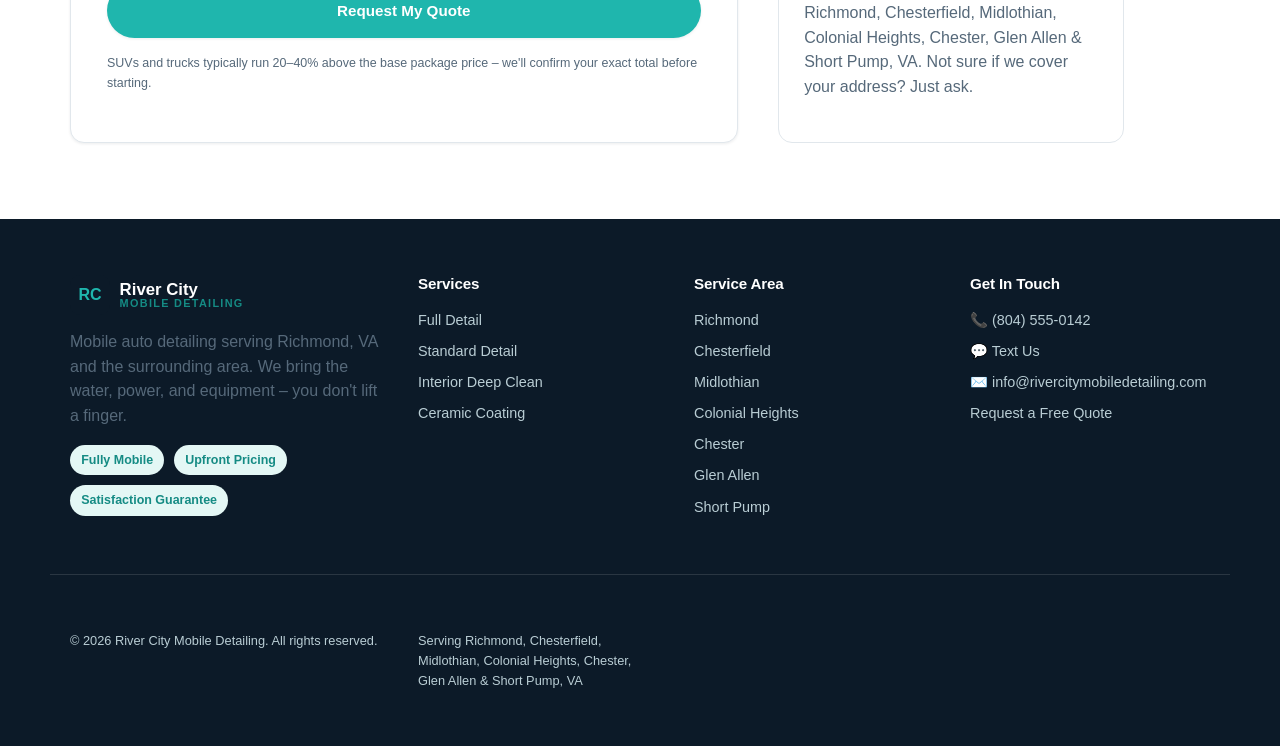
<file: contact.html>
<!DOCTYPE html>
<html lang="en">
<head>
<meta charset="UTF-8">
<meta name="viewport" content="width=device-width, initial-scale=1.0">
<title>Book Now / Get a Quote | River City Mobile Detailing – Richmond, VA</title>
<meta name="description" content="Book mobile car detailing in Richmond, VA and the surrounding area. Call, text, or request a quote online – River City Mobile Detailing comes to you.">
<meta property="og:type" content="website">
<meta property="og:title" content="Book Now / Get a Quote | River City Mobile Detailing – Richmond, VA">
<meta property="og:description" content="Book mobile car detailing in Richmond, VA and the surrounding area. Call, text, or request a quote online – River City Mobile Detailing comes to you.">
<meta property="og:url" content="https://www.rivercitymobiledetailing.com/contact.html">
<meta property="og:image" content="https://www.rivercitymobiledetailing.com/images/og-image.jpg">
<meta property="og:site_name" content="River City Mobile Detailing">
<meta name="twitter:card" content="summary_large_image">
<meta name="twitter:title" content="Book Now / Get a Quote | River City Mobile Detailing – Richmond, VA">
<meta name="twitter:description" content="Book mobile car detailing in Richmond, VA and the surrounding area. Call, text, or request a quote online – River City Mobile Detailing comes to you.">
<meta name="twitter:image" content="https://www.rivercitymobiledetailing.com/images/og-image.jpg">
<link rel="icon" href="data:image/svg+xml,%3Csvg xmlns='http://www.w3.org/2000/svg' viewBox='0 0 64 64'%3E%3Crect width='64' height='64' rx='14' fill='%230c1a28'/%3E%3Ctext x='32' y='43' font-family='Arial,Helvetica,sans-serif' font-weight='700' font-size='26' fill='%231fb6ad' text-anchor='middle'%3ERC%3C/text%3E%3C/svg%3E">
<link rel="canonical" href="https://www.rivercitymobiledetailing.com/contact.html">
<link rel="stylesheet" href="css/style.css?v=6">
<script type="application/ld+json">
{
  "@context": "https://schema.org",
  "@type": "BreadcrumbList",
  "itemListElement": [
    {
      "@type": "ListItem",
      "position": 1,
      "name": "Home",
      "item": "https://www.rivercitymobiledetailing.com/"
    },
    {
      "@type": "ListItem",
      "position": 2,
      "name": "Contact"
    }
  ]
}
</script>
</head>
<body>
<a class="skip-link" href="#main">Skip to content</a>

<div class="utility-bar">
  <div class="container">
    <span>Mobile detailing that comes to you – Richmond &amp; surrounding areas</span>
    <a href="tel:+18045550142">📞 (804) 555-0142</a>
  </div>
</div>

<header class="site-header">
  <div class="container nav-row">
    <a href="index.html" class="logo">
      <img class="logo-img" src="images/logo.jpg" alt="River City Mobile Detailing">
    </a>
    <nav class="main-nav" data-nav aria-label="Primary">
  <button class="nav-close" type="button" data-nav-close aria-label="Close menu">
    <svg viewBox="0 0 24 24" fill="none" stroke="currentColor" stroke-width="2"><path d="M6 6l12 12M18 6L6 18"/></svg>
  </button>
  <ul class="nav-list">
    <li><a href="index.html">Home</a></li>
    <li class="nav-group">
      <span class="nav-group-label">Services <svg class="chevron" viewBox="0 0 24 24" fill="none" stroke="currentColor" stroke-width="2"><path d="M6 9l6 6 6-6"/></svg></span>
      <ul class="nav-sub">
        <li><a href="services/full-detail.html">Full Detail</a></li>
        <li><a href="services/standard-detail.html">Standard Detail</a></li>
        <li><a href="services/interior-deep-clean.html">Interior Deep Clean</a></li>
        <li><a href="services/ceramic-coating.html">Ceramic Coating</a></li>
      </ul>
    </li>
    <li class="nav-group">
      <span class="nav-group-label">Service Area <svg class="chevron" viewBox="0 0 24 24" fill="none" stroke="currentColor" stroke-width="2"><path d="M6 9l6 6 6-6"/></svg></span>
      <ul class="nav-sub">
        <li><a href="areas/richmond.html">Richmond</a></li>
        <li><a href="areas/chesterfield.html">Chesterfield</a></li>
        <li><a href="areas/midlothian.html">Midlothian</a></li>
        <li><a href="areas/colonial-heights.html">Colonial Heights</a></li>
        <li><a href="areas/chester.html">Chester</a></li>
        <li><a href="areas/glen-allen.html">Glen Allen</a></li>
        <li><a href="areas/short-pump.html">Short Pump</a></li>
      </ul>
    </li>
    <li><a href="about.html">About</a></li>
    <li><a href="reviews.html">Reviews</a></li>
    <li><a href="contact.html">Contact</a></li>
  </ul>
  <div class="nav-cta">
    <a class="btn btn-outline btn-block" href="sms:+18045550142">Text Us</a>
    <a class="btn btn-primary btn-block" href="contact.html">Book Now</a>
  </div>
</nav>
    <div class="nav-actions">
      <a class="btn btn-outline btn-sm" href="tel:+18045550142">Call Now</a>
      <button class="nav-toggle" type="button" data-nav-toggle aria-label="Open menu">
        <svg viewBox="0 0 24 24" fill="none" stroke="currentColor" stroke-width="2"><path d="M3 6h18M3 12h18M3 18h18"/></svg>
      </button>
    </div>
  </div>
</header>
<div class="nav-overlay" data-nav-overlay></div>

<main id="main">

  <section class="page-hero">
    <div class="container">
      <div class="breadcrumbs"><a href="index.html">Home</a> / Contact</div>
      <h1>Book your mobile detail</h1>
      <p class="lede muted" style="color:#cfe0e6">Pick an open slot on our live calendar below, or call/text us directly.</p>
    </div>
  </section>

  <section>
    <div class="container">
      <div class="section-head center">
        <span class="eyebrow">Pick a Time</span>
        <h2>Book directly on our calendar</h2>
        <p>See real-time availability and grab a slot instantly – no back-and-forth.</p>
      </div>
      <!--
        SETMORE SETUP: sign up free at setmore.com, add your 4 services
        (Standard Detail, Interior Only Deep Clean, Full Detail, Ceramic
        Coating) with your own real durations, prices, and descriptions,
        then copy your booking page link (looks like
        https://your-business-name.setmore.com) into the button href below.

        Want it to open in a popup instead of a new tab? In the Setmore
        dashboard go to Booking Page > Add to Website and copy the embed
        snippet it gives you – send it over and it'll get swapped in here.
      -->
      <div class="booking-embed text-center">
        <p class="muted" style="max-width:42ch;margin-inline:auto">Choose your package and see real-time availability – pick an open slot instantly.</p>
        <a class="btn btn-primary" style="margin-top:1rem" href="https://rivercitymobiledetailing.setmore.com" target="_blank" rel="noopener">Choose a Package &amp; Book a Time</a>
      </div>
    </div>
  </section>

  <section class="section-alt">
    <div class="container two-col-layout">
      <div class="form-card">
        <h2 style="margin-bottom:.25rem">Or Tell Us the Job Details First</h2>
        <p class="muted">Not sure which package fits, or want to describe your vehicle before picking a time? Send this and we'll follow up.</p>

        <!--
          BACKEND SETUP NEEDED: this form has no server behind it yet, so
          submissions currently open a pre-filled email (see js/main.js).
          To collect bookings automatically instead, pick one:
            1) Netlify Forms – add data-netlify="true" + a hidden "form-name"
               input, then deploy the site on Netlify. Zero extra code.
            2) Formspree (or similar) – set the form's action to your
               Formspree endpoint URL and set data-endpoint-ready="true" below.
            3) Your own backend – point action at your endpoint and set
               data-endpoint-ready="true".
        -->
        <form data-booking-form data-endpoint-ready="false" method="POST" action="#">
          <div class="form-grid">
            <div class="form-grid two-col">
              <div class="field">
                <label for="name">Full Name</label>
                <input id="name" name="name" type="text" required autocomplete="name">
              </div>
              <div class="field">
                <label for="phone">Phone Number</label>
                <input id="phone" name="phone" type="tel" required autocomplete="tel">
              </div>
            </div>
            <div class="form-grid two-col">
              <div class="field">
                <label for="vehicle">Vehicle Make &amp; Model</label>
                <input id="vehicle" name="vehicle" type="text" placeholder="e.g. 2021 Honda CR-V" required>
              </div>
              <div class="field">
                <label for="package">Package</label>
                <select id="package" name="package" required>
                  <option value="">Select a package</option>
                  <option value="Standard Detail (from $160)">Standard Detail – from $160</option>
                  <option value="Interior Only Deep Clean (from $200)">Interior Only Deep Clean – from $200</option>
                  <option value="Full Detail (from $320)">Full Detail – from $320</option>
                  <option value="Ceramic Coating - Two Year (from $500)">Ceramic Coating – Two Year, from $500</option>
                  <option value="Ceramic Coating - Three Year (from $600)">Ceramic Coating – Three Year, from $600</option>
                  <option value="Not sure yet">Not sure yet</option>
                </select>
              </div>
            </div>
            <div class="field">
              <label for="location">City / Area</label>
              <select id="location" name="location">
                <option value="">Select your area</option>
                <option>Richmond</option>
                <option>Chesterfield</option>
                <option>Midlothian</option>
                <option>Colonial Heights</option>
                <option>Chester</option>
                <option>Glen Allen</option>
                <option>Short Pump</option>
                <option>Other / not listed</option>
              </select>
            </div>
            <div class="field">
              <label for="notes">Anything we should know?</label>
              <textarea id="notes" name="notes" rows="4" placeholder="Vehicle condition, pet hair, preferred date/time, etc."></textarea>
            </div>
            <button class="btn btn-primary btn-block" type="submit">Request My Quote</button>
            <p class="form-status" data-form-status></p>
            <p class="field-note">SUVs and trucks typically run 20–40% above the base package price – we'll confirm your exact total before starting.</p>
          </div>
        </form>
      </div>

      <div>
        <div class="feature-card" style="margin-bottom:1.25rem">
          <div class="feature-icon"><svg viewBox="0 0 24 24" fill="none" stroke="currentColor" stroke-width="2"><path d="M22 16.92v3a2 2 0 0 1-2.18 2 19.79 19.79 0 0 1-8.63-3.07 19.5 19.5 0 0 1-6-6 19.79 19.79 0 0 1-3.07-8.67A2 2 0 0 1 4.11 2h3a2 2 0 0 1 2 1.72c.12.9.34 1.79.65 2.65a2 2 0 0 1-.45 2.11L8.09 9.91a16 16 0 0 0 6 6l1.43-1.27a2 2 0 0 1 2.11-.45c.86.31 1.75.53 2.65.65A2 2 0 0 1 22 16.92z"/></svg></div>
          <h3>Call or Text</h3>
          <p>Fastest response, especially for same-week bookings.</p>
          <div class="hero-ctas">
            <a class="btn btn-outline btn-sm" href="tel:+18045550142">Call (804) 555-0142</a>
            <a class="btn btn-outline btn-sm" href="sms:+18045550142">Text Us</a>
          </div>
        </div>
        <div class="feature-card" style="margin-bottom:1.25rem">
          <div class="feature-icon"><svg viewBox="0 0 24 24" fill="none" stroke="currentColor" stroke-width="2"><path d="M4 4h16v16H4z"/><path d="M22 6l-10 7L2 6"/></svg></div>
          <h3>Email</h3>
          <p><a href="mailto:info@rivercitymobiledetailing.com" style="color:var(--accent-dark);font-weight:700">info@rivercitymobiledetailing.com</a></p>
        </div>
        <div class="feature-card">
          <div class="feature-icon"><svg viewBox="0 0 24 24" fill="none" stroke="currentColor" stroke-width="2"><path d="M12 21s-7-6.1-7-11a7 7 0 0 1 14 0c0 4.9-7 11-7 11Z"/><circle cx="12" cy="10" r="2.5"/></svg></div>
          <h3>Service Area</h3>
          <p>Richmond, Chesterfield, Midlothian, Colonial Heights, Chester, Glen Allen &amp; Short Pump, VA. Not sure if we cover your address? Just ask.</p>
        </div>
      </div>
    </div>
  </section>

</main>

<footer class="site-footer">
  <div class="container">
    <div>
      <div class="footer-logo">
        <span class="logo-mark">RC</span>
        <span class="logo-text"><strong style="color:#fff">River City</strong><span>Mobile Detailing</span></span>
      </div>
      <p class="muted">Mobile auto detailing serving Richmond, VA and the surrounding area. We bring the water, power, and equipment – you don't lift a finger.</p>
      <div class="badge-list">
        <span>Fully Mobile</span><span>Upfront Pricing</span><span>Satisfaction Guarantee</span>
      </div>
    </div>
    <div>
      <h4>Services</h4>
      <div class="footer-links">
        <a href="services/full-detail.html">Full Detail</a>
        <a href="services/standard-detail.html">Standard Detail</a>
        <a href="services/interior-deep-clean.html">Interior Deep Clean</a>
        <a href="services/ceramic-coating.html">Ceramic Coating</a>
      </div>
    </div>
    <div>
      <h4>Service Area</h4>
      <div class="footer-links">
        <a href="areas/richmond.html">Richmond</a>
        <a href="areas/chesterfield.html">Chesterfield</a>
        <a href="areas/midlothian.html">Midlothian</a>
        <a href="areas/colonial-heights.html">Colonial Heights</a>
        <a href="areas/chester.html">Chester</a>
        <a href="areas/glen-allen.html">Glen Allen</a>
        <a href="areas/short-pump.html">Short Pump</a>
      </div>
    </div>
    <div>
      <h4>Get In Touch</h4>
      <div class="footer-links">
        <a href="tel:+18045550142">📞 (804) 555-0142</a>
        <a href="sms:+18045550142">💬 Text Us</a>
        <a href="mailto:info@rivercitymobiledetailing.com">✉️ info@rivercitymobiledetailing.com</a>
        <a href="contact.html">Request a Free Quote</a>
      </div>
    </div>
  </div>
  <div class="container footer-bottom">
    <span>© <span data-year></span> River City Mobile Detailing. All rights reserved.</span>
    <span>Serving Richmond, Chesterfield, Midlothian, Colonial Heights, Chester, Glen Allen &amp; Short Pump, VA</span>
  </div>
</footer>

<div class="mobile-action-bar">
  <a href="tel:+18045550142"><svg viewBox="0 0 24 24" fill="none" stroke="currentColor" stroke-width="2"><path d="M22 16.92v3a2 2 0 0 1-2.18 2 19.79 19.79 0 0 1-8.63-3.07 19.5 19.5 0 0 1-6-6 19.79 19.79 0 0 1-3.07-8.67A2 2 0 0 1 4.11 2h3a2 2 0 0 1 2 1.72c.12.9.34 1.79.65 2.65a2 2 0 0 1-.45 2.11L8.09 9.91a16 16 0 0 0 6 6l1.43-1.27a2 2 0 0 1 2.11-.45c.86.31 1.75.53 2.65.65A2 2 0 0 1 22 16.92z"/></svg>Call</a>
  <a href="sms:+18045550142"><svg viewBox="0 0 24 24" fill="none" stroke="currentColor" stroke-width="2"><path d="M21 15a2 2 0 0 1-2 2H7l-4 4V5a2 2 0 0 1 2-2h14a2 2 0 0 1 2 2Z"/></svg>Text</a>
  <a href="contact.html"><svg viewBox="0 0 24 24" fill="none" stroke="currentColor" stroke-width="2"><path d="M8 2v4M16 2v4M3 10h18M5 4h14a2 2 0 0 1 2 2v14a2 2 0 0 1-2 2H5a2 2 0 0 1-2-2V6a2 2 0 0 1 2-2Z"/></svg>Book Now</a>
</div>

<script src="js/main.js"></script>
</body>
</html>
</file>
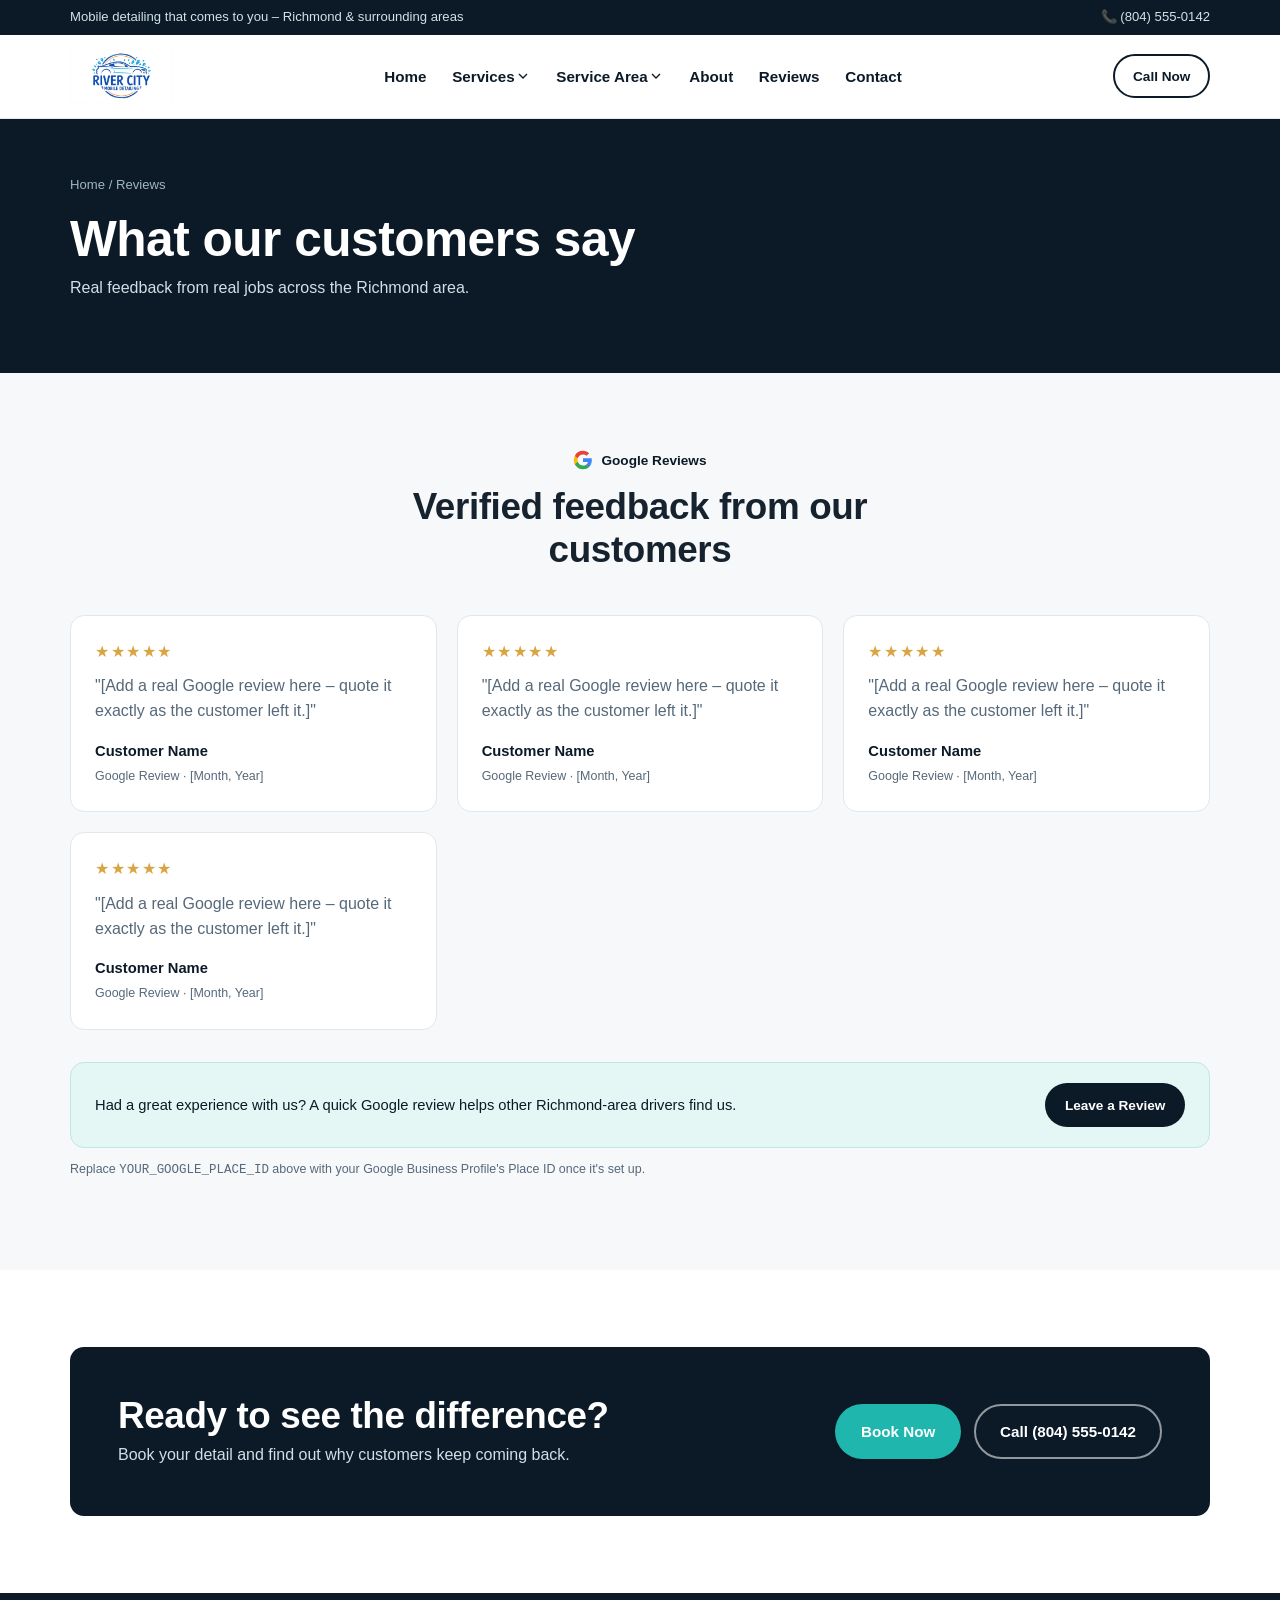
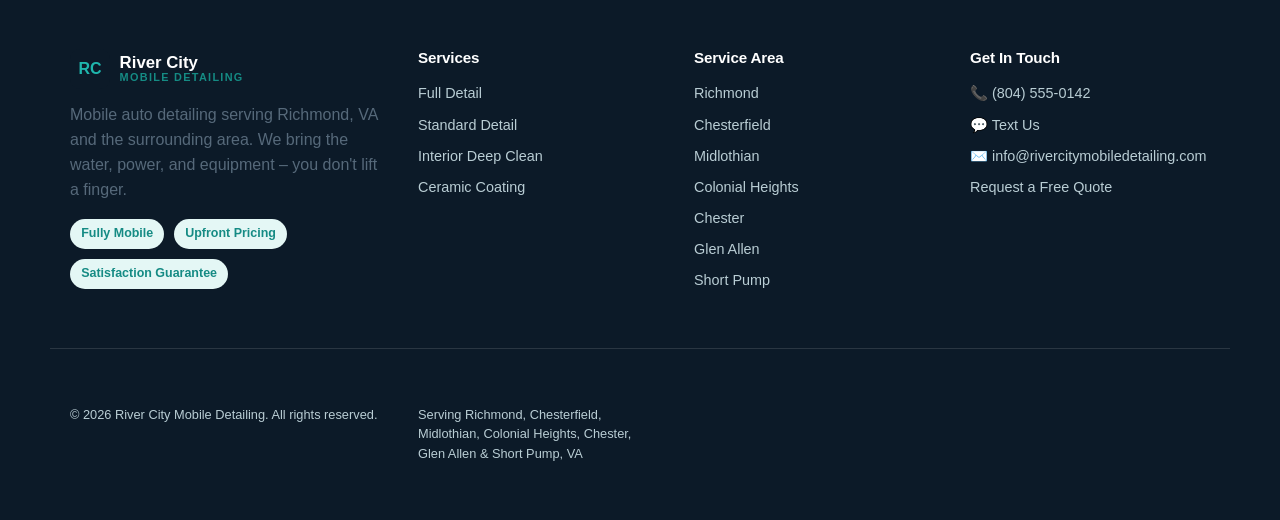
<file: reviews.html>
<!DOCTYPE html>
<html lang="en">
<head>
<meta charset="UTF-8">
<meta name="viewport" content="width=device-width, initial-scale=1.0">
<title>Customer Reviews | River City Mobile Detailing – Richmond, VA</title>
<meta name="description" content="Read verified Google reviews from River City Mobile Detailing customers across Richmond, Chesterfield, Midlothian and the surrounding area.">
<meta property="og:type" content="website">
<meta property="og:title" content="Customer Reviews | River City Mobile Detailing – Richmond, VA">
<meta property="og:description" content="Read verified Google reviews from River City Mobile Detailing customers across Richmond, Chesterfield, Midlothian and the surrounding area.">
<meta property="og:url" content="https://www.rivercitymobiledetailing.com/reviews.html">
<meta property="og:image" content="https://www.rivercitymobiledetailing.com/images/og-image.jpg">
<meta property="og:site_name" content="River City Mobile Detailing">
<meta name="twitter:card" content="summary_large_image">
<meta name="twitter:title" content="Customer Reviews | River City Mobile Detailing – Richmond, VA">
<meta name="twitter:description" content="Read verified Google reviews from River City Mobile Detailing customers across Richmond, Chesterfield, Midlothian and the surrounding area.">
<meta name="twitter:image" content="https://www.rivercitymobiledetailing.com/images/og-image.jpg">
<link rel="icon" href="data:image/svg+xml,%3Csvg xmlns='http://www.w3.org/2000/svg' viewBox='0 0 64 64'%3E%3Crect width='64' height='64' rx='14' fill='%230c1a28'/%3E%3Ctext x='32' y='43' font-family='Arial,Helvetica,sans-serif' font-weight='700' font-size='26' fill='%231fb6ad' text-anchor='middle'%3ERC%3C/text%3E%3C/svg%3E">
<link rel="canonical" href="https://www.rivercitymobiledetailing.com/reviews.html">
<link rel="stylesheet" href="css/style.css?v=6">
<script type="application/ld+json">
{
  "@context": "https://schema.org",
  "@type": "BreadcrumbList",
  "itemListElement": [
    {
      "@type": "ListItem",
      "position": 1,
      "name": "Home",
      "item": "https://www.rivercitymobiledetailing.com/"
    },
    {
      "@type": "ListItem",
      "position": 2,
      "name": "Reviews"
    }
  ]
}
</script>
</head>
<body>
<a class="skip-link" href="#main">Skip to content</a>

<div class="utility-bar">
  <div class="container">
    <span>Mobile detailing that comes to you – Richmond &amp; surrounding areas</span>
    <a href="tel:+18045550142">📞 (804) 555-0142</a>
  </div>
</div>

<header class="site-header">
  <div class="container nav-row">
    <a href="index.html" class="logo">
      <img class="logo-img" src="images/logo.jpg" alt="River City Mobile Detailing">
    </a>
    <nav class="main-nav" data-nav aria-label="Primary">
  <button class="nav-close" type="button" data-nav-close aria-label="Close menu">
    <svg viewBox="0 0 24 24" fill="none" stroke="currentColor" stroke-width="2"><path d="M6 6l12 12M18 6L6 18"/></svg>
  </button>
  <ul class="nav-list">
    <li><a href="index.html">Home</a></li>
    <li class="nav-group">
      <span class="nav-group-label">Services <svg class="chevron" viewBox="0 0 24 24" fill="none" stroke="currentColor" stroke-width="2"><path d="M6 9l6 6 6-6"/></svg></span>
      <ul class="nav-sub">
        <li><a href="services/full-detail.html">Full Detail</a></li>
        <li><a href="services/standard-detail.html">Standard Detail</a></li>
        <li><a href="services/interior-deep-clean.html">Interior Deep Clean</a></li>
        <li><a href="services/ceramic-coating.html">Ceramic Coating</a></li>
      </ul>
    </li>
    <li class="nav-group">
      <span class="nav-group-label">Service Area <svg class="chevron" viewBox="0 0 24 24" fill="none" stroke="currentColor" stroke-width="2"><path d="M6 9l6 6 6-6"/></svg></span>
      <ul class="nav-sub">
        <li><a href="areas/richmond.html">Richmond</a></li>
        <li><a href="areas/chesterfield.html">Chesterfield</a></li>
        <li><a href="areas/midlothian.html">Midlothian</a></li>
        <li><a href="areas/colonial-heights.html">Colonial Heights</a></li>
        <li><a href="areas/chester.html">Chester</a></li>
        <li><a href="areas/glen-allen.html">Glen Allen</a></li>
        <li><a href="areas/short-pump.html">Short Pump</a></li>
      </ul>
    </li>
    <li><a href="about.html">About</a></li>
    <li><a href="reviews.html">Reviews</a></li>
    <li><a href="contact.html">Contact</a></li>
  </ul>
  <div class="nav-cta">
    <a class="btn btn-outline btn-block" href="sms:+18045550142">Text Us</a>
    <a class="btn btn-primary btn-block" href="contact.html">Book Now</a>
  </div>
</nav>
    <div class="nav-actions">
      <a class="btn btn-outline btn-sm" href="tel:+18045550142">Call Now</a>
      <button class="nav-toggle" type="button" data-nav-toggle aria-label="Open menu">
        <svg viewBox="0 0 24 24" fill="none" stroke="currentColor" stroke-width="2"><path d="M3 6h18M3 12h18M3 18h18"/></svg>
      </button>
    </div>
  </div>
</header>
<div class="nav-overlay" data-nav-overlay></div>

<main id="main">

  <section class="page-hero">
    <div class="container">
      <div class="breadcrumbs"><a href="index.html">Home</a> / Reviews</div>
      <h1>What our customers say</h1>
      <p class="lede muted" style="color:#cfe0e6">Real feedback from real jobs across the Richmond area.</p>
    </div>
  </section>

  <section>
    <div class="container">
      <!--
        SETUP: This page is built to host your real Google reviews.
        Easiest options, no code changes needed beyond this block:
        1) Google's own review widget/plugin embed code, pasted in place of the cards below.
        2) A reviews widget from a tool you already use (e.g. your GBP management platform).
        3) Manually copy 6-10 of your best current Google reviews into the cards below and
           update them periodically – keep the wording and star rating exactly as posted.
        Do not invent or alter reviews. Only publish reviews customers actually left.
      -->
      <div class="section-head center">
        <span class="google-badge">
          <svg width="20" height="20" viewBox="0 0 24 24"><path fill="#4285F4" d="M22.56 12.25c0-.78-.07-1.53-.2-2.25H12v4.26h5.92a5.06 5.06 0 0 1-2.2 3.32v2.77h3.57c2.08-1.92 3.28-4.74 3.28-8.1z"/><path fill="#34A853" d="M12 23c2.97 0 5.46-.98 7.28-2.66l-3.57-2.77c-.99.66-2.25 1.06-3.71 1.06-2.86 0-5.29-1.93-6.16-4.53H2.18v2.85A11 11 0 0 0 12 23z"/><path fill="#FBBC05" d="M5.84 14.1a6.6 6.6 0 0 1 0-4.2V7.05H2.18a11 11 0 0 0 0 9.9l3.66-2.85z"/><path fill="#EA4335" d="M12 5.38c1.62 0 3.06.56 4.21 1.64l3.15-3.15C17.45 2.09 14.97 1 12 1a11 11 0 0 0-9.82 6.05l3.66 2.85C6.71 7.31 9.14 5.38 12 5.38z"/></svg>
          Google Reviews
        </span>
        <h2 style="margin-top:.5rem">Verified feedback from our customers</h2>
      </div>

      <div class="reviews-grid">
        <div class="review-card"><div class="stars">★★★★★</div><p>"[Add a real Google review here – quote it exactly as the customer left it.]"</p><span class="review-name">Customer Name</span><span class="review-source">Google Review · [Month, Year]</span></div>
        <div class="review-card"><div class="stars">★★★★★</div><p>"[Add a real Google review here – quote it exactly as the customer left it.]"</p><span class="review-name">Customer Name</span><span class="review-source">Google Review · [Month, Year]</span></div>
        <div class="review-card"><div class="stars">★★★★★</div><p>"[Add a real Google review here – quote it exactly as the customer left it.]"</p><span class="review-name">Customer Name</span><span class="review-source">Google Review · [Month, Year]</span></div>
        <div class="review-card"><div class="stars">★★★★★</div><p>"[Add a real Google review here – quote it exactly as the customer left it.]"</p><span class="review-name">Customer Name</span><span class="review-source">Google Review · [Month, Year]</span></div>
      </div>

      <div class="local-callout" style="margin-top:2rem;display:flex;flex-wrap:wrap;gap:1rem;align-items:center;justify-content:space-between">
        <span>Had a great experience with us? A quick Google review helps other Richmond-area drivers find us.</span>
        <a class="btn btn-dark btn-sm" href="https://search.google.com/local/writereview?placeid=YOUR_GOOGLE_PLACE_ID" target="_blank" rel="noopener">Leave a Review</a>
      </div>
      <p class="field-note" style="margin-top:.75rem">Replace <code>YOUR_GOOGLE_PLACE_ID</code> above with your Google Business Profile's Place ID once it's set up.</p>
    </div>
  </section>

  <section class="section-alt">
    <div class="container">
      <div class="cta-band">
        <div>
          <h2>Ready to see the difference?</h2>
          <p>Book your detail and find out why customers keep coming back.</p>
        </div>
        <div class="hero-ctas">
          <a class="btn btn-primary" href="contact.html">Book Now</a>
          <a class="btn btn-ghost" href="tel:+18045550142">Call (804) 555-0142</a>
        </div>
      </div>
    </div>
  </section>

</main>

<footer class="site-footer">
  <div class="container">
    <div>
      <div class="footer-logo">
        <span class="logo-mark">RC</span>
        <span class="logo-text"><strong style="color:#fff">River City</strong><span>Mobile Detailing</span></span>
      </div>
      <p class="muted">Mobile auto detailing serving Richmond, VA and the surrounding area. We bring the water, power, and equipment – you don't lift a finger.</p>
      <div class="badge-list">
        <span>Fully Mobile</span><span>Upfront Pricing</span><span>Satisfaction Guarantee</span>
      </div>
    </div>
    <div>
      <h4>Services</h4>
      <div class="footer-links">
        <a href="services/full-detail.html">Full Detail</a>
        <a href="services/standard-detail.html">Standard Detail</a>
        <a href="services/interior-deep-clean.html">Interior Deep Clean</a>
        <a href="services/ceramic-coating.html">Ceramic Coating</a>
      </div>
    </div>
    <div>
      <h4>Service Area</h4>
      <div class="footer-links">
        <a href="areas/richmond.html">Richmond</a>
        <a href="areas/chesterfield.html">Chesterfield</a>
        <a href="areas/midlothian.html">Midlothian</a>
        <a href="areas/colonial-heights.html">Colonial Heights</a>
        <a href="areas/chester.html">Chester</a>
        <a href="areas/glen-allen.html">Glen Allen</a>
        <a href="areas/short-pump.html">Short Pump</a>
      </div>
    </div>
    <div>
      <h4>Get In Touch</h4>
      <div class="footer-links">
        <a href="tel:+18045550142">📞 (804) 555-0142</a>
        <a href="sms:+18045550142">💬 Text Us</a>
        <a href="mailto:info@rivercitymobiledetailing.com">✉️ info@rivercitymobiledetailing.com</a>
        <a href="contact.html">Request a Free Quote</a>
      </div>
    </div>
  </div>
  <div class="container footer-bottom">
    <span>© <span data-year></span> River City Mobile Detailing. All rights reserved.</span>
    <span>Serving Richmond, Chesterfield, Midlothian, Colonial Heights, Chester, Glen Allen &amp; Short Pump, VA</span>
  </div>
</footer>

<div class="mobile-action-bar">
  <a href="tel:+18045550142"><svg viewBox="0 0 24 24" fill="none" stroke="currentColor" stroke-width="2"><path d="M22 16.92v3a2 2 0 0 1-2.18 2 19.79 19.79 0 0 1-8.63-3.07 19.5 19.5 0 0 1-6-6 19.79 19.79 0 0 1-3.07-8.67A2 2 0 0 1 4.11 2h3a2 2 0 0 1 2 1.72c.12.9.34 1.79.65 2.65a2 2 0 0 1-.45 2.11L8.09 9.91a16 16 0 0 0 6 6l1.43-1.27a2 2 0 0 1 2.11-.45c.86.31 1.75.53 2.65.65A2 2 0 0 1 22 16.92z"/></svg>Call</a>
  <a href="sms:+18045550142"><svg viewBox="0 0 24 24" fill="none" stroke="currentColor" stroke-width="2"><path d="M21 15a2 2 0 0 1-2 2H7l-4 4V5a2 2 0 0 1 2-2h14a2 2 0 0 1 2 2Z"/></svg>Text</a>
  <a href="contact.html"><svg viewBox="0 0 24 24" fill="none" stroke="currentColor" stroke-width="2"><path d="M8 2v4M16 2v4M3 10h18M5 4h14a2 2 0 0 1 2 2v14a2 2 0 0 1-2 2H5a2 2 0 0 1-2-2V6a2 2 0 0 1 2-2Z"/></svg>Book Now</a>
</div>

<script src="js/main.js"></script>
</body>
</html>
</file>
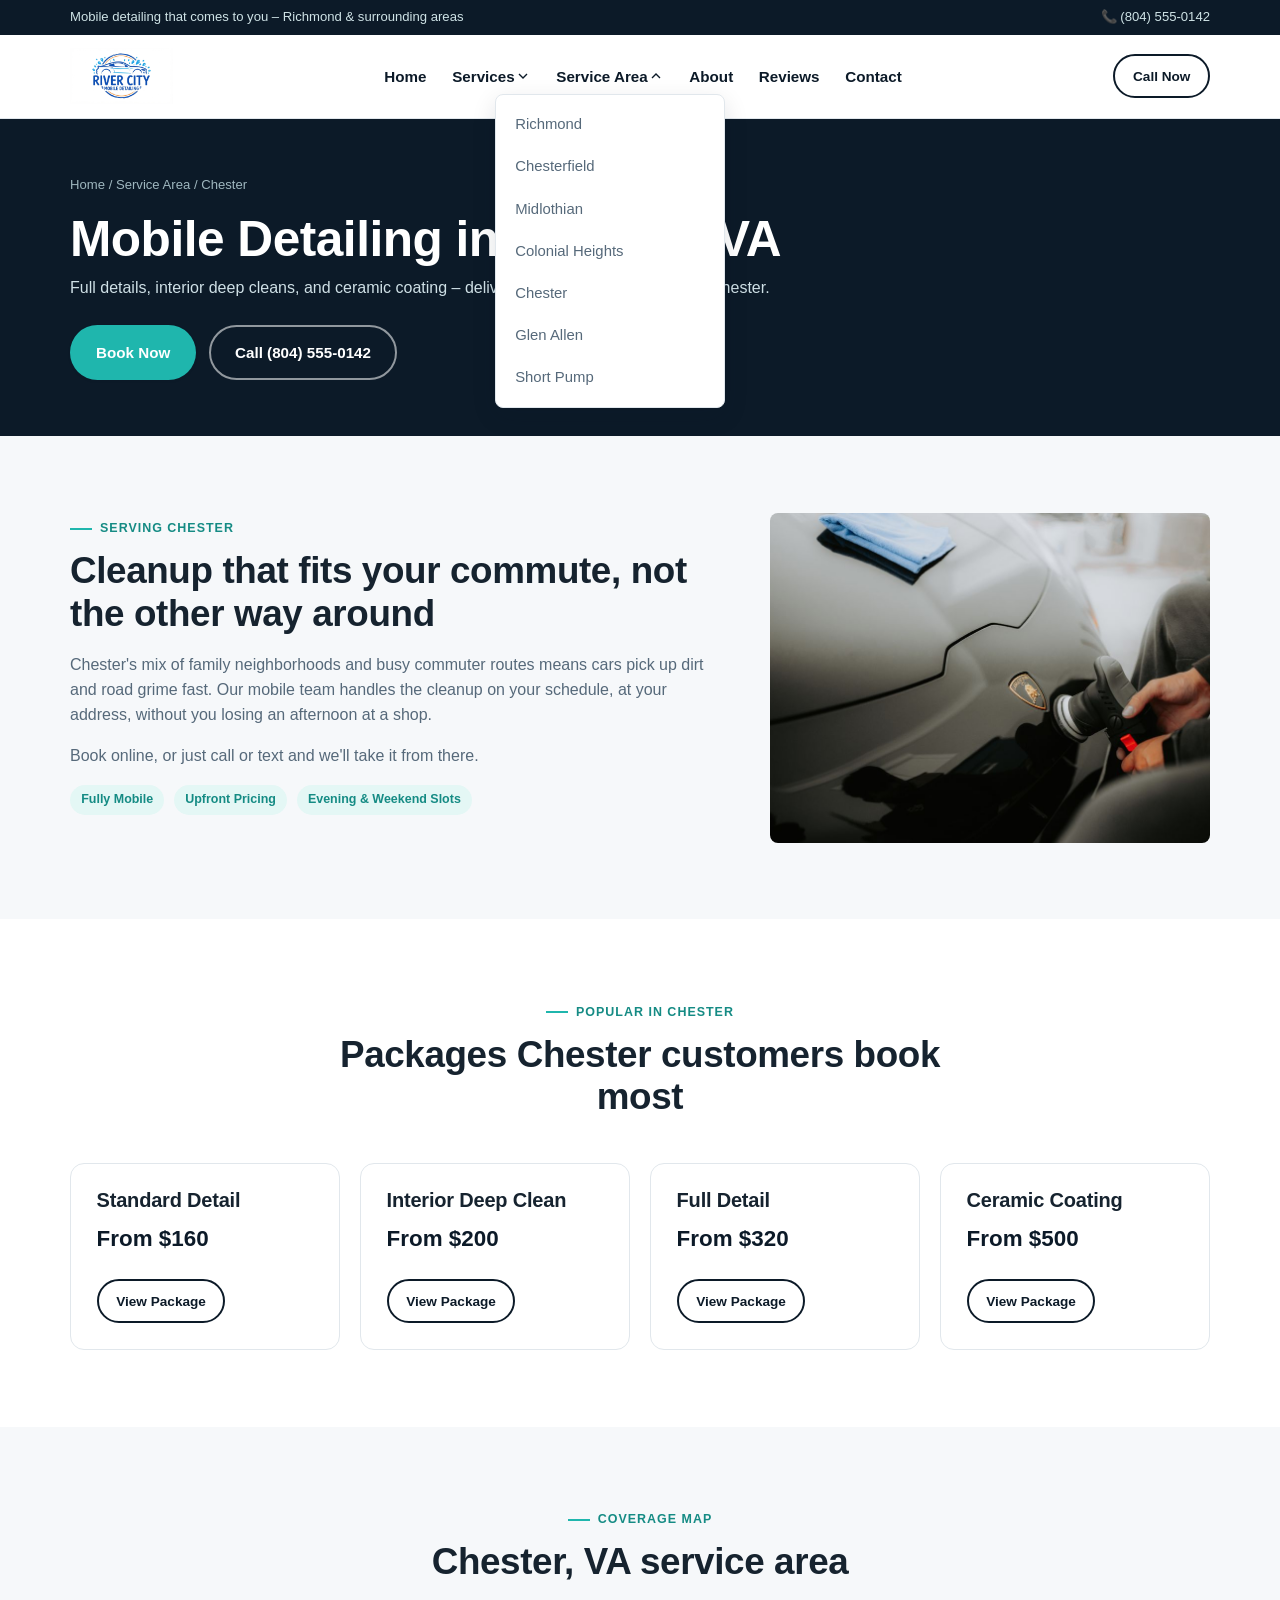
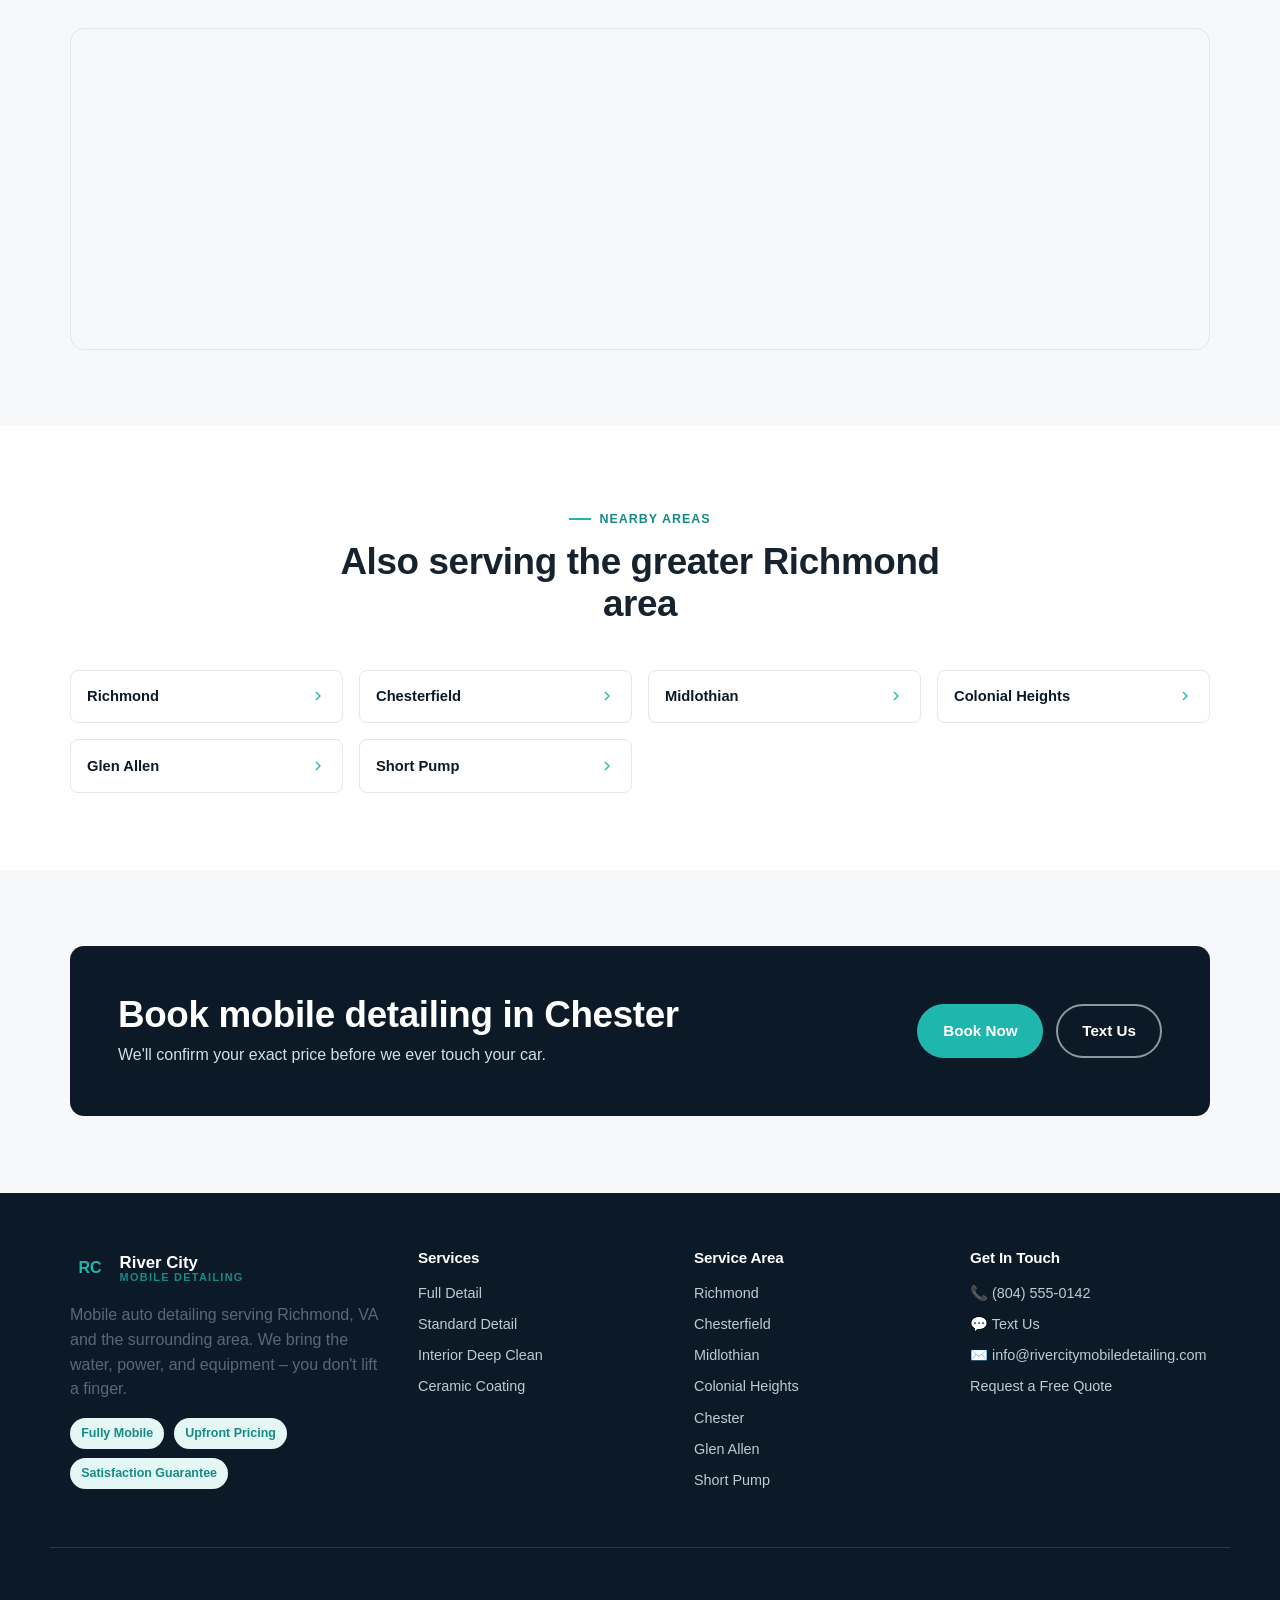
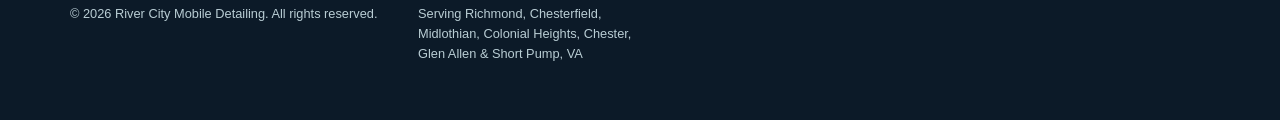
<file: areas/chester.html>
<!DOCTYPE html>
<html lang="en">
<head>
<meta charset="UTF-8">
<meta name="viewport" content="width=device-width, initial-scale=1.0">
<title>Mobile Detailing in Chester, VA | River City Mobile Detailing</title>
<meta name="description" content="Mobile car detailing in Chester, VA. Full details, interior deep cleans, and ceramic coating – delivered to your home or office. Upfront pricing, no drop-off.">
<meta property="og:type" content="website">
<meta property="og:title" content="Mobile Detailing in Chester, VA | River City Mobile Detailing">
<meta property="og:description" content="Mobile car detailing in Chester, VA. Full details, interior deep cleans, and ceramic coating – delivered to your home or office. Upfront pricing, no drop-off.">
<meta property="og:url" content="https://www.rivercitymobiledetailing.com/areas/chester.html">
<meta property="og:image" content="https://www.rivercitymobiledetailing.com/images/og-image.jpg">
<meta property="og:site_name" content="River City Mobile Detailing">
<meta name="twitter:card" content="summary_large_image">
<meta name="twitter:title" content="Mobile Detailing in Chester, VA | River City Mobile Detailing">
<meta name="twitter:description" content="Mobile car detailing in Chester, VA. Full details, interior deep cleans, and ceramic coating – delivered to your home or office. Upfront pricing, no drop-off.">
<meta name="twitter:image" content="https://www.rivercitymobiledetailing.com/images/og-image.jpg">
<link rel="icon" href="data:image/svg+xml,%3Csvg xmlns='http://www.w3.org/2000/svg' viewBox='0 0 64 64'%3E%3Crect width='64' height='64' rx='14' fill='%230c1a28'/%3E%3Ctext x='32' y='43' font-family='Arial,Helvetica,sans-serif' font-weight='700' font-size='26' fill='%231fb6ad' text-anchor='middle'%3ERC%3C/text%3E%3C/svg%3E">
<link rel="canonical" href="https://www.rivercitymobiledetailing.com/areas/chester.html">
<link rel="stylesheet" href="../css/style.css?v=6">
<script type="application/ld+json">
{
  "@context": "https://schema.org",
  "@type": "BreadcrumbList",
  "itemListElement": [
    {
      "@type": "ListItem",
      "position": 1,
      "name": "Home",
      "item": "https://www.rivercitymobiledetailing.com/"
    },
    {
      "@type": "ListItem",
      "position": 2,
      "name": "Service Area",
      "item": "https://www.rivercitymobiledetailing.com/#service-area"
    },
    {
      "@type": "ListItem",
      "position": 3,
      "name": "Chester"
    }
  ]
}
</script>
<script type="application/ld+json">
{
  "@context": "https://schema.org",
  "@type": "AutoDetailing",
  "name": "River City Mobile Detailing – Chester, VA",
  "description": "Mobile car detailing serving Chester, VA – full details, interior deep cleans, and ceramic coating, delivered to your home or office as part of our Greater Richmond, VA service area.",
  "telephone": "+1-804-555-0142",
  "priceRange": "$$",
  "url": "https://www.rivercitymobiledetailing.com/areas/chester.html",
  "areaServed": [
    { "@type": "City", "name": "Chester", "containedInPlace": { "@type": "AdministrativeArea", "name": "Virginia" } },
    "Greater Richmond, VA"
  ],
  "makesOffer": [
    { "@type": "Offer", "itemOffered": { "@type": "Service", "name": "Standard Detail" }, "priceCurrency": "USD", "price": "160" },
    { "@type": "Offer", "itemOffered": { "@type": "Service", "name": "Interior Only Deep Clean" }, "priceCurrency": "USD", "price": "200" },
    { "@type": "Offer", "itemOffered": { "@type": "Service", "name": "Full Detail" }, "priceCurrency": "USD", "price": "320" },
    { "@type": "Offer", "itemOffered": { "@type": "Service", "name": "Ceramic Coating" }, "priceCurrency": "USD", "price": "500" }
  ]
}
</script>
</head>
<body>
<a class="skip-link" href="#main">Skip to content</a>

<div class="utility-bar">
  <div class="container">
    <span>Mobile detailing that comes to you – Richmond &amp; surrounding areas</span>
    <a href="tel:+18045550142">📞 (804) 555-0142</a>
  </div>
</div>

<header class="site-header">
  <div class="container nav-row">
    <a href="../index.html" class="logo">
      <img class="logo-img" src="../images/logo.jpg" alt="River City Mobile Detailing">
    </a>
    <nav class="main-nav" data-nav aria-label="Primary">
  <button class="nav-close" type="button" data-nav-close aria-label="Close menu">
    <svg viewBox="0 0 24 24" fill="none" stroke="currentColor" stroke-width="2"><path d="M6 6l12 12M18 6L6 18"/></svg>
  </button>
  <ul class="nav-list">
    <li><a href="../index.html">Home</a></li>
    <li class="nav-group">
      <span class="nav-group-label">Services <svg class="chevron" viewBox="0 0 24 24" fill="none" stroke="currentColor" stroke-width="2"><path d="M6 9l6 6 6-6"/></svg></span>
      <ul class="nav-sub">
        <li><a href="../services/full-detail.html">Full Detail</a></li>
        <li><a href="../services/standard-detail.html">Standard Detail</a></li>
        <li><a href="../services/interior-deep-clean.html">Interior Deep Clean</a></li>
        <li><a href="../services/ceramic-coating.html">Ceramic Coating</a></li>
      </ul>
    </li>
    <li class="nav-group is-open">
      <span class="nav-group-label">Service Area <svg class="chevron" viewBox="0 0 24 24" fill="none" stroke="currentColor" stroke-width="2"><path d="M6 9l6 6 6-6"/></svg></span>
      <ul class="nav-sub">
        <li><a href="richmond.html">Richmond</a></li>
        <li><a href="chesterfield.html">Chesterfield</a></li>
        <li><a href="midlothian.html">Midlothian</a></li>
        <li><a href="colonial-heights.html">Colonial Heights</a></li>
        <li><a href="chester.html">Chester</a></li>
        <li><a href="glen-allen.html">Glen Allen</a></li>
        <li><a href="short-pump.html">Short Pump</a></li>
      </ul>
    </li>
    <li><a href="../about.html">About</a></li>
    <li><a href="../reviews.html">Reviews</a></li>
    <li><a href="../contact.html">Contact</a></li>
  </ul>
  <div class="nav-cta">
    <a class="btn btn-outline btn-block" href="sms:+18045550142">Text Us</a>
    <a class="btn btn-primary btn-block" href="../contact.html">Book Now</a>
  </div>
</nav>
    <div class="nav-actions">
      <a class="btn btn-outline btn-sm" href="tel:+18045550142">Call Now</a>
      <button class="nav-toggle" type="button" data-nav-toggle aria-label="Open menu">
        <svg viewBox="0 0 24 24" fill="none" stroke="currentColor" stroke-width="2"><path d="M3 6h18M3 12h18M3 18h18"/></svg>
      </button>
    </div>
  </div>
</header>
<div class="nav-overlay" data-nav-overlay></div>

<main id="main">

  <section class="page-hero">
    <div class="container">
      <div class="breadcrumbs"><a href="../index.html">Home</a> / <a href="../index.html#service-area">Service Area</a> / Chester</div>
      <h1>Mobile Detailing in Chester, VA</h1>
      <p class="lede muted" style="color:#cfe0e6">Full details, interior deep cleans, and ceramic coating – delivered to your home or office in Chester.</p>
      <div class="hero-ctas">
        <a class="btn btn-primary" href="../contact.html">Book Now</a>
        <a class="btn btn-ghost" href="tel:+18045550142">Call (804) 555-0142</a>
      </div>
    </div>
  </section>

  <section>
    <div class="container">
      <div class="two-col-layout">
        <div>
          <span class="eyebrow">Serving Chester</span>
          <h2>Cleanup that fits your commute, not the other way around</h2>
          <p>Chester's mix of family neighborhoods and busy commuter routes means cars pick up dirt and road grime fast. Our mobile team handles the cleanup on your schedule, at your address, without you losing an afternoon at a shop.</p>
          <p>Book online, or just call or text and we'll take it from there.</p>
          <div class="badge-list">
            <span>Fully Mobile</span><span>Upfront Pricing</span><span>Evening &amp; Weekend Slots</span>
          </div>
        </div>
        <div class="img-slot" style="--ar:4/3">
          <img src="../images/area-chester.jpg" alt="Mobile car detailing service in Chester, VA" loading="lazy">
          <span class="img-slot-label">Replace: images/area-chester.jpg (900×675px)</span>
        </div>
      </div>
    </div>
  </section>

  <section class="section-alt">
    <div class="container">
      <div class="section-head center">
        <span class="eyebrow">Popular in Chester</span>
        <h2>Packages Chester customers book most</h2>
      </div>
      <div class="packages-grid" style="grid-template-columns:repeat(auto-fit,minmax(220px,1fr))">
        <div class="feature-card"><h3>Standard Detail</h3><p class="package-price" style="font-size:1.4rem">From $160</p><a class="btn btn-outline btn-sm" href="../services/standard-detail.html">View Package</a></div>
        <div class="feature-card"><h3>Interior Deep Clean</h3><p class="package-price" style="font-size:1.4rem">From $200</p><a class="btn btn-outline btn-sm" href="../services/interior-deep-clean.html">View Package</a></div>
        <div class="feature-card"><h3>Full Detail</h3><p class="package-price" style="font-size:1.4rem">From $320</p><a class="btn btn-outline btn-sm" href="../services/full-detail.html">View Package</a></div>
        <div class="feature-card"><h3>Ceramic Coating</h3><p class="package-price" style="font-size:1.4rem">From $500</p><a class="btn btn-outline btn-sm" href="../services/ceramic-coating.html">View Package</a></div>
      </div>
    </div>
  </section>

  <section>
    <div class="container">
      <div class="section-head center">
        <span class="eyebrow">Coverage Map</span>
        <h2>Chester, VA service area</h2>
      </div>
      <div style="border-radius:var(--radius);overflow:hidden;border:1px solid var(--border)">
        <iframe title="River City Mobile Detailing service map – Chester, VA" src="https://www.google.com/maps?q=Chester,VA&output=embed" width="100%" height="320" style="border:0;display:block" loading="lazy" referrerpolicy="no-referrer-when-downgrade"></iframe>
      </div>
    </div>
  </section>

  <section class="section-alt">
    <div class="container">
      <div class="section-head center">
        <span class="eyebrow">Nearby Areas</span>
        <h2>Also serving the greater Richmond area</h2>
      </div>
      <div class="area-grid">
        <a class="area-chip" href="richmond.html">Richmond <svg viewBox="0 0 24 24" fill="none" stroke="currentColor" stroke-width="2"><path d="M9 18l6-6-6-6"/></svg></a>
        <a class="area-chip" href="chesterfield.html">Chesterfield <svg viewBox="0 0 24 24" fill="none" stroke="currentColor" stroke-width="2"><path d="M9 18l6-6-6-6"/></svg></a>
        <a class="area-chip" href="midlothian.html">Midlothian <svg viewBox="0 0 24 24" fill="none" stroke="currentColor" stroke-width="2"><path d="M9 18l6-6-6-6"/></svg></a>
        <a class="area-chip" href="colonial-heights.html">Colonial Heights <svg viewBox="0 0 24 24" fill="none" stroke="currentColor" stroke-width="2"><path d="M9 18l6-6-6-6"/></svg></a>
        <a class="area-chip" href="glen-allen.html">Glen Allen <svg viewBox="0 0 24 24" fill="none" stroke="currentColor" stroke-width="2"><path d="M9 18l6-6-6-6"/></svg></a>
        <a class="area-chip" href="short-pump.html">Short Pump <svg viewBox="0 0 24 24" fill="none" stroke="currentColor" stroke-width="2"><path d="M9 18l6-6-6-6"/></svg></a>
      </div>
    </div>
  </section>

  <section>
    <div class="container">
      <div class="cta-band">
        <div>
          <h2>Book mobile detailing in Chester</h2>
          <p>We'll confirm your exact price before we ever touch your car.</p>
        </div>
        <div class="hero-ctas">
          <a class="btn btn-primary" href="../contact.html">Book Now</a>
          <a class="btn btn-ghost" href="sms:+18045550142">Text Us</a>
        </div>
      </div>
    </div>
  </section>

</main>

<footer class="site-footer">
  <div class="container">
    <div>
      <div class="footer-logo">
        <span class="logo-mark">RC</span>
        <span class="logo-text"><strong style="color:#fff">River City</strong><span>Mobile Detailing</span></span>
      </div>
      <p class="muted">Mobile auto detailing serving Richmond, VA and the surrounding area. We bring the water, power, and equipment – you don't lift a finger.</p>
      <div class="badge-list">
        <span>Fully Mobile</span><span>Upfront Pricing</span><span>Satisfaction Guarantee</span>
      </div>
    </div>
    <div>
      <h4>Services</h4>
      <div class="footer-links">
        <a href="../services/full-detail.html">Full Detail</a>
        <a href="../services/standard-detail.html">Standard Detail</a>
        <a href="../services/interior-deep-clean.html">Interior Deep Clean</a>
        <a href="../services/ceramic-coating.html">Ceramic Coating</a>
      </div>
    </div>
    <div>
      <h4>Service Area</h4>
      <div class="footer-links">
        <a href="richmond.html">Richmond</a>
        <a href="chesterfield.html">Chesterfield</a>
        <a href="midlothian.html">Midlothian</a>
        <a href="colonial-heights.html">Colonial Heights</a>
        <a href="chester.html">Chester</a>
        <a href="glen-allen.html">Glen Allen</a>
        <a href="short-pump.html">Short Pump</a>
      </div>
    </div>
    <div>
      <h4>Get In Touch</h4>
      <div class="footer-links">
        <a href="tel:+18045550142">📞 (804) 555-0142</a>
        <a href="sms:+18045550142">💬 Text Us</a>
        <a href="mailto:info@rivercitymobiledetailing.com">✉️ info@rivercitymobiledetailing.com</a>
        <a href="../contact.html">Request a Free Quote</a>
      </div>
    </div>
  </div>
  <div class="container footer-bottom">
    <span>© <span data-year></span> River City Mobile Detailing. All rights reserved.</span>
    <span>Serving Richmond, Chesterfield, Midlothian, Colonial Heights, Chester, Glen Allen &amp; Short Pump, VA</span>
  </div>
</footer>

<div class="mobile-action-bar">
  <a href="tel:+18045550142"><svg viewBox="0 0 24 24" fill="none" stroke="currentColor" stroke-width="2"><path d="M22 16.92v3a2 2 0 0 1-2.18 2 19.79 19.79 0 0 1-8.63-3.07 19.5 19.5 0 0 1-6-6 19.79 19.79 0 0 1-3.07-8.67A2 2 0 0 1 4.11 2h3a2 2 0 0 1 2 1.72c.12.9.34 1.79.65 2.65a2 2 0 0 1-.45 2.11L8.09 9.91a16 16 0 0 0 6 6l1.43-1.27a2 2 0 0 1 2.11-.45c.86.31 1.75.53 2.65.65A2 2 0 0 1 22 16.92z"/></svg>Call</a>
  <a href="sms:+18045550142"><svg viewBox="0 0 24 24" fill="none" stroke="currentColor" stroke-width="2"><path d="M21 15a2 2 0 0 1-2 2H7l-4 4V5a2 2 0 0 1 2-2h14a2 2 0 0 1 2 2Z"/></svg>Text</a>
  <a href="../contact.html"><svg viewBox="0 0 24 24" fill="none" stroke="currentColor" stroke-width="2"><path d="M8 2v4M16 2v4M3 10h18M5 4h14a2 2 0 0 1 2 2v14a2 2 0 0 1-2 2H5a2 2 0 0 1-2-2V6a2 2 0 0 1 2-2Z"/></svg>Book Now</a>
</div>

<script src="../js/main.js"></script>
</body>
</html>
</file>
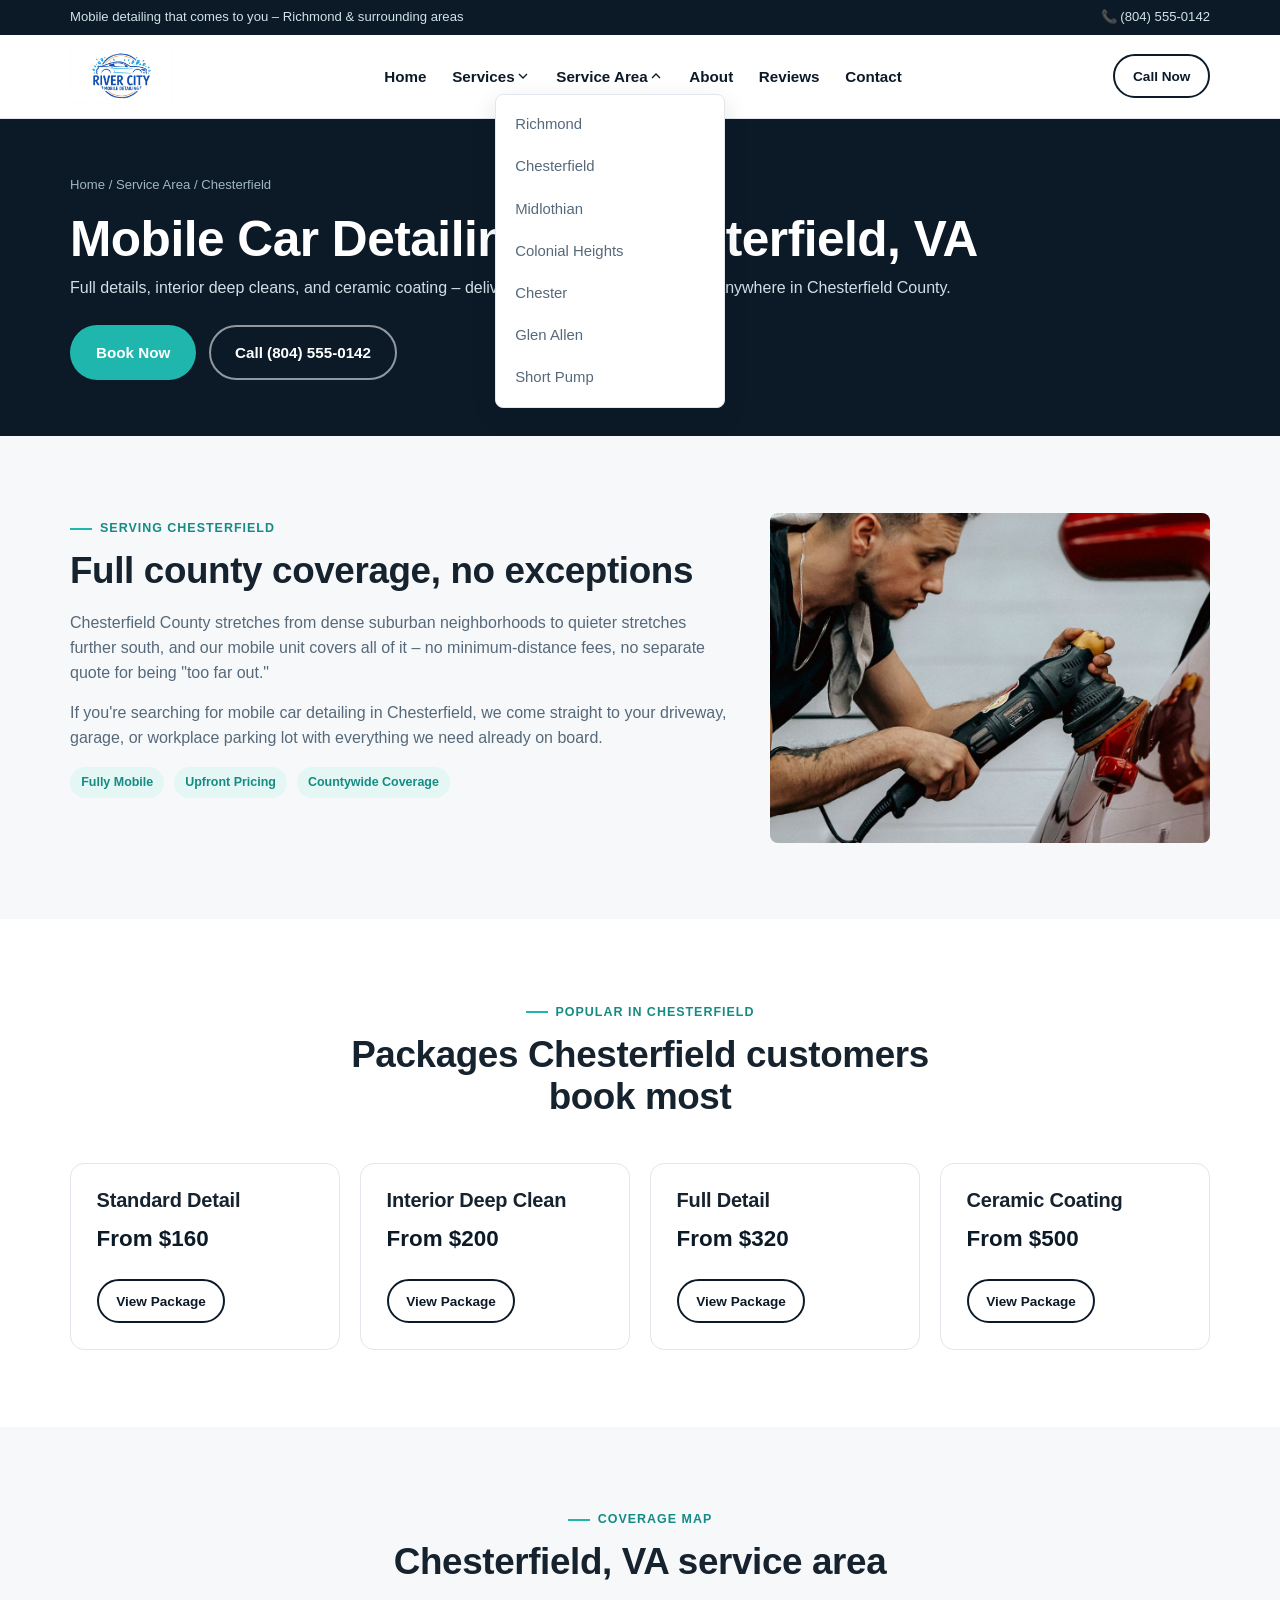
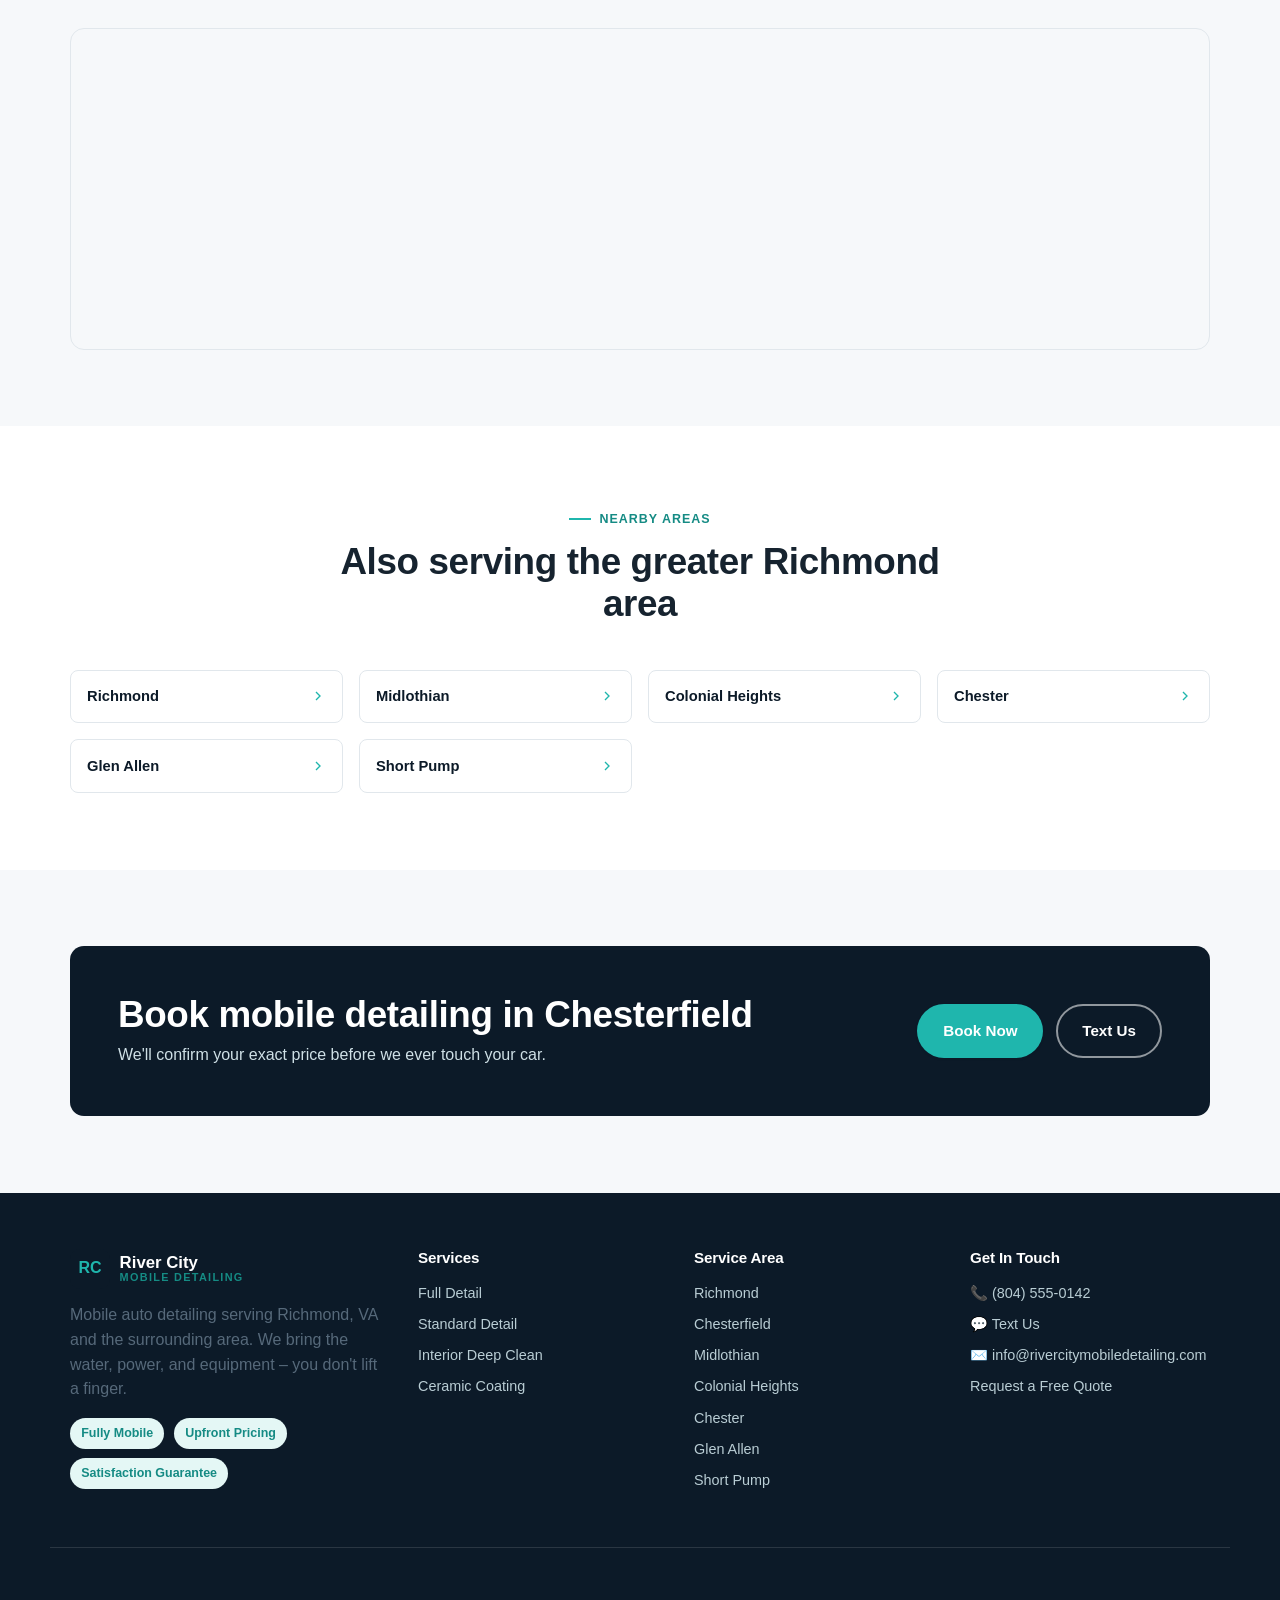
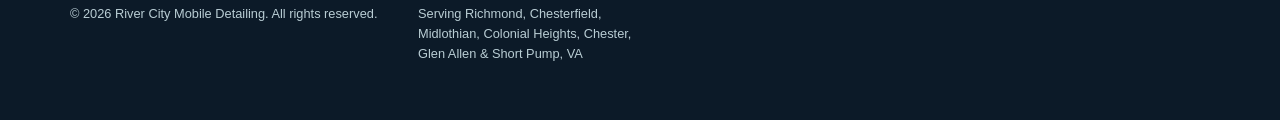
<file: areas/chesterfield.html>
<!DOCTYPE html>
<html lang="en">
<head>
<meta charset="UTF-8">
<meta name="viewport" content="width=device-width, initial-scale=1.0">
<title>Mobile Car Detailing in Chesterfield, VA | River City Mobile Detailing</title>
<meta name="description" content="Mobile car detailing in Chesterfield, VA. Full details, interior deep cleans, and ceramic coating – delivered to your driveway or office. Upfront pricing.">
<meta property="og:type" content="website">
<meta property="og:title" content="Mobile Car Detailing in Chesterfield, VA | River City Mobile Detailing">
<meta property="og:description" content="Mobile car detailing in Chesterfield, VA. Full details, interior deep cleans, and ceramic coating – delivered to your driveway or office. Upfront pricing.">
<meta property="og:url" content="https://www.rivercitymobiledetailing.com/areas/chesterfield.html">
<meta property="og:image" content="https://www.rivercitymobiledetailing.com/images/og-image.jpg">
<meta property="og:site_name" content="River City Mobile Detailing">
<meta name="twitter:card" content="summary_large_image">
<meta name="twitter:title" content="Mobile Car Detailing in Chesterfield, VA | River City Mobile Detailing">
<meta name="twitter:description" content="Mobile car detailing in Chesterfield, VA. Full details, interior deep cleans, and ceramic coating – delivered to your driveway or office. Upfront pricing.">
<meta name="twitter:image" content="https://www.rivercitymobiledetailing.com/images/og-image.jpg">
<link rel="icon" href="data:image/svg+xml,%3Csvg xmlns='http://www.w3.org/2000/svg' viewBox='0 0 64 64'%3E%3Crect width='64' height='64' rx='14' fill='%230c1a28'/%3E%3Ctext x='32' y='43' font-family='Arial,Helvetica,sans-serif' font-weight='700' font-size='26' fill='%231fb6ad' text-anchor='middle'%3ERC%3C/text%3E%3C/svg%3E">
<link rel="canonical" href="https://www.rivercitymobiledetailing.com/areas/chesterfield.html">
<link rel="stylesheet" href="../css/style.css?v=6">
<script type="application/ld+json">
{
  "@context": "https://schema.org",
  "@type": "BreadcrumbList",
  "itemListElement": [
    {
      "@type": "ListItem",
      "position": 1,
      "name": "Home",
      "item": "https://www.rivercitymobiledetailing.com/"
    },
    {
      "@type": "ListItem",
      "position": 2,
      "name": "Service Area",
      "item": "https://www.rivercitymobiledetailing.com/#service-area"
    },
    {
      "@type": "ListItem",
      "position": 3,
      "name": "Chesterfield"
    }
  ]
}
</script>
<script type="application/ld+json">
{
  "@context": "https://schema.org",
  "@type": "AutoDetailing",
  "name": "River City Mobile Detailing – Chesterfield, VA",
  "description": "Mobile car detailing serving Chesterfield, VA – full details, interior deep cleans, and ceramic coating, delivered to your home or office as part of our Greater Richmond, VA service area.",
  "telephone": "+1-804-555-0142",
  "priceRange": "$$",
  "url": "https://www.rivercitymobiledetailing.com/areas/chesterfield.html",
  "areaServed": [
    { "@type": "City", "name": "Chesterfield", "containedInPlace": { "@type": "AdministrativeArea", "name": "Virginia" } },
    "Greater Richmond, VA"
  ],
  "makesOffer": [
    { "@type": "Offer", "itemOffered": { "@type": "Service", "name": "Standard Detail" }, "priceCurrency": "USD", "price": "160" },
    { "@type": "Offer", "itemOffered": { "@type": "Service", "name": "Interior Only Deep Clean" }, "priceCurrency": "USD", "price": "200" },
    { "@type": "Offer", "itemOffered": { "@type": "Service", "name": "Full Detail" }, "priceCurrency": "USD", "price": "320" },
    { "@type": "Offer", "itemOffered": { "@type": "Service", "name": "Ceramic Coating" }, "priceCurrency": "USD", "price": "500" }
  ]
}
</script>
</head>
<body>
<a class="skip-link" href="#main">Skip to content</a>

<div class="utility-bar">
  <div class="container">
    <span>Mobile detailing that comes to you – Richmond &amp; surrounding areas</span>
    <a href="tel:+18045550142">📞 (804) 555-0142</a>
  </div>
</div>

<header class="site-header">
  <div class="container nav-row">
    <a href="../index.html" class="logo">
      <img class="logo-img" src="../images/logo.jpg" alt="River City Mobile Detailing">
    </a>
    <nav class="main-nav" data-nav aria-label="Primary">
  <button class="nav-close" type="button" data-nav-close aria-label="Close menu">
    <svg viewBox="0 0 24 24" fill="none" stroke="currentColor" stroke-width="2"><path d="M6 6l12 12M18 6L6 18"/></svg>
  </button>
  <ul class="nav-list">
    <li><a href="../index.html">Home</a></li>
    <li class="nav-group">
      <span class="nav-group-label">Services <svg class="chevron" viewBox="0 0 24 24" fill="none" stroke="currentColor" stroke-width="2"><path d="M6 9l6 6 6-6"/></svg></span>
      <ul class="nav-sub">
        <li><a href="../services/full-detail.html">Full Detail</a></li>
        <li><a href="../services/standard-detail.html">Standard Detail</a></li>
        <li><a href="../services/interior-deep-clean.html">Interior Deep Clean</a></li>
        <li><a href="../services/ceramic-coating.html">Ceramic Coating</a></li>
      </ul>
    </li>
    <li class="nav-group is-open">
      <span class="nav-group-label">Service Area <svg class="chevron" viewBox="0 0 24 24" fill="none" stroke="currentColor" stroke-width="2"><path d="M6 9l6 6 6-6"/></svg></span>
      <ul class="nav-sub">
        <li><a href="richmond.html">Richmond</a></li>
        <li><a href="chesterfield.html">Chesterfield</a></li>
        <li><a href="midlothian.html">Midlothian</a></li>
        <li><a href="colonial-heights.html">Colonial Heights</a></li>
        <li><a href="chester.html">Chester</a></li>
        <li><a href="glen-allen.html">Glen Allen</a></li>
        <li><a href="short-pump.html">Short Pump</a></li>
      </ul>
    </li>
    <li><a href="../about.html">About</a></li>
    <li><a href="../reviews.html">Reviews</a></li>
    <li><a href="../contact.html">Contact</a></li>
  </ul>
  <div class="nav-cta">
    <a class="btn btn-outline btn-block" href="sms:+18045550142">Text Us</a>
    <a class="btn btn-primary btn-block" href="../contact.html">Book Now</a>
  </div>
</nav>
    <div class="nav-actions">
      <a class="btn btn-outline btn-sm" href="tel:+18045550142">Call Now</a>
      <button class="nav-toggle" type="button" data-nav-toggle aria-label="Open menu">
        <svg viewBox="0 0 24 24" fill="none" stroke="currentColor" stroke-width="2"><path d="M3 6h18M3 12h18M3 18h18"/></svg>
      </button>
    </div>
  </div>
</header>
<div class="nav-overlay" data-nav-overlay></div>

<main id="main">

  <section class="page-hero">
    <div class="container">
      <div class="breadcrumbs"><a href="../index.html">Home</a> / <a href="../index.html#service-area">Service Area</a> / Chesterfield</div>
      <h1>Mobile Car Detailing in Chesterfield, VA</h1>
      <p class="lede muted" style="color:#cfe0e6">Full details, interior deep cleans, and ceramic coating – delivered to your driveway or office anywhere in Chesterfield County.</p>
      <div class="hero-ctas">
        <a class="btn btn-primary" href="../contact.html">Book Now</a>
        <a class="btn btn-ghost" href="tel:+18045550142">Call (804) 555-0142</a>
      </div>
    </div>
  </section>

  <section>
    <div class="container">
      <div class="two-col-layout">
        <div>
          <span class="eyebrow">Serving Chesterfield</span>
          <h2>Full county coverage, no exceptions</h2>
          <p>Chesterfield County stretches from dense suburban neighborhoods to quieter stretches further south, and our mobile unit covers all of it – no minimum-distance fees, no separate quote for being "too far out."</p>
          <p>If you're searching for mobile car detailing in Chesterfield, we come straight to your driveway, garage, or workplace parking lot with everything we need already on board.</p>
          <div class="badge-list">
            <span>Fully Mobile</span><span>Upfront Pricing</span><span>Countywide Coverage</span>
          </div>
        </div>
        <div class="img-slot" style="--ar:4/3">
          <img src="../images/area-chesterfield.jpg" alt="Mobile car detailing service in Chesterfield, VA" loading="lazy">
          <span class="img-slot-label">Replace: images/area-chesterfield.jpg (900×675px)</span>
        </div>
      </div>
    </div>
  </section>

  <section class="section-alt">
    <div class="container">
      <div class="section-head center">
        <span class="eyebrow">Popular in Chesterfield</span>
        <h2>Packages Chesterfield customers book most</h2>
      </div>
      <div class="packages-grid" style="grid-template-columns:repeat(auto-fit,minmax(220px,1fr))">
        <div class="feature-card"><h3>Standard Detail</h3><p class="package-price" style="font-size:1.4rem">From $160</p><a class="btn btn-outline btn-sm" href="../services/standard-detail.html">View Package</a></div>
        <div class="feature-card"><h3>Interior Deep Clean</h3><p class="package-price" style="font-size:1.4rem">From $200</p><a class="btn btn-outline btn-sm" href="../services/interior-deep-clean.html">View Package</a></div>
        <div class="feature-card"><h3>Full Detail</h3><p class="package-price" style="font-size:1.4rem">From $320</p><a class="btn btn-outline btn-sm" href="../services/full-detail.html">View Package</a></div>
        <div class="feature-card"><h3>Ceramic Coating</h3><p class="package-price" style="font-size:1.4rem">From $500</p><a class="btn btn-outline btn-sm" href="../services/ceramic-coating.html">View Package</a></div>
      </div>
    </div>
  </section>

  <section>
    <div class="container">
      <div class="section-head center">
        <span class="eyebrow">Coverage Map</span>
        <h2>Chesterfield, VA service area</h2>
      </div>
      <div style="border-radius:var(--radius);overflow:hidden;border:1px solid var(--border)">
        <iframe title="River City Mobile Detailing service map – Chesterfield, VA" src="https://www.google.com/maps?q=Chesterfield+County,VA&output=embed" width="100%" height="320" style="border:0;display:block" loading="lazy" referrerpolicy="no-referrer-when-downgrade"></iframe>
      </div>
    </div>
  </section>

  <section class="section-alt">
    <div class="container">
      <div class="section-head center">
        <span class="eyebrow">Nearby Areas</span>
        <h2>Also serving the greater Richmond area</h2>
      </div>
      <div class="area-grid">
        <a class="area-chip" href="richmond.html">Richmond <svg viewBox="0 0 24 24" fill="none" stroke="currentColor" stroke-width="2"><path d="M9 18l6-6-6-6"/></svg></a>
        <a class="area-chip" href="midlothian.html">Midlothian <svg viewBox="0 0 24 24" fill="none" stroke="currentColor" stroke-width="2"><path d="M9 18l6-6-6-6"/></svg></a>
        <a class="area-chip" href="colonial-heights.html">Colonial Heights <svg viewBox="0 0 24 24" fill="none" stroke="currentColor" stroke-width="2"><path d="M9 18l6-6-6-6"/></svg></a>
        <a class="area-chip" href="chester.html">Chester <svg viewBox="0 0 24 24" fill="none" stroke="currentColor" stroke-width="2"><path d="M9 18l6-6-6-6"/></svg></a>
        <a class="area-chip" href="glen-allen.html">Glen Allen <svg viewBox="0 0 24 24" fill="none" stroke="currentColor" stroke-width="2"><path d="M9 18l6-6-6-6"/></svg></a>
        <a class="area-chip" href="short-pump.html">Short Pump <svg viewBox="0 0 24 24" fill="none" stroke="currentColor" stroke-width="2"><path d="M9 18l6-6-6-6"/></svg></a>
      </div>
    </div>
  </section>

  <section>
    <div class="container">
      <div class="cta-band">
        <div>
          <h2>Book mobile detailing in Chesterfield</h2>
          <p>We'll confirm your exact price before we ever touch your car.</p>
        </div>
        <div class="hero-ctas">
          <a class="btn btn-primary" href="../contact.html">Book Now</a>
          <a class="btn btn-ghost" href="sms:+18045550142">Text Us</a>
        </div>
      </div>
    </div>
  </section>

</main>

<footer class="site-footer">
  <div class="container">
    <div>
      <div class="footer-logo">
        <span class="logo-mark">RC</span>
        <span class="logo-text"><strong style="color:#fff">River City</strong><span>Mobile Detailing</span></span>
      </div>
      <p class="muted">Mobile auto detailing serving Richmond, VA and the surrounding area. We bring the water, power, and equipment – you don't lift a finger.</p>
      <div class="badge-list">
        <span>Fully Mobile</span><span>Upfront Pricing</span><span>Satisfaction Guarantee</span>
      </div>
    </div>
    <div>
      <h4>Services</h4>
      <div class="footer-links">
        <a href="../services/full-detail.html">Full Detail</a>
        <a href="../services/standard-detail.html">Standard Detail</a>
        <a href="../services/interior-deep-clean.html">Interior Deep Clean</a>
        <a href="../services/ceramic-coating.html">Ceramic Coating</a>
      </div>
    </div>
    <div>
      <h4>Service Area</h4>
      <div class="footer-links">
        <a href="richmond.html">Richmond</a>
        <a href="chesterfield.html">Chesterfield</a>
        <a href="midlothian.html">Midlothian</a>
        <a href="colonial-heights.html">Colonial Heights</a>
        <a href="chester.html">Chester</a>
        <a href="glen-allen.html">Glen Allen</a>
        <a href="short-pump.html">Short Pump</a>
      </div>
    </div>
    <div>
      <h4>Get In Touch</h4>
      <div class="footer-links">
        <a href="tel:+18045550142">📞 (804) 555-0142</a>
        <a href="sms:+18045550142">💬 Text Us</a>
        <a href="mailto:info@rivercitymobiledetailing.com">✉️ info@rivercitymobiledetailing.com</a>
        <a href="../contact.html">Request a Free Quote</a>
      </div>
    </div>
  </div>
  <div class="container footer-bottom">
    <span>© <span data-year></span> River City Mobile Detailing. All rights reserved.</span>
    <span>Serving Richmond, Chesterfield, Midlothian, Colonial Heights, Chester, Glen Allen &amp; Short Pump, VA</span>
  </div>
</footer>

<div class="mobile-action-bar">
  <a href="tel:+18045550142"><svg viewBox="0 0 24 24" fill="none" stroke="currentColor" stroke-width="2"><path d="M22 16.92v3a2 2 0 0 1-2.18 2 19.79 19.79 0 0 1-8.63-3.07 19.5 19.5 0 0 1-6-6 19.79 19.79 0 0 1-3.07-8.67A2 2 0 0 1 4.11 2h3a2 2 0 0 1 2 1.72c.12.9.34 1.79.65 2.65a2 2 0 0 1-.45 2.11L8.09 9.91a16 16 0 0 0 6 6l1.43-1.27a2 2 0 0 1 2.11-.45c.86.31 1.75.53 2.65.65A2 2 0 0 1 22 16.92z"/></svg>Call</a>
  <a href="sms:+18045550142"><svg viewBox="0 0 24 24" fill="none" stroke="currentColor" stroke-width="2"><path d="M21 15a2 2 0 0 1-2 2H7l-4 4V5a2 2 0 0 1 2-2h14a2 2 0 0 1 2 2Z"/></svg>Text</a>
  <a href="../contact.html"><svg viewBox="0 0 24 24" fill="none" stroke="currentColor" stroke-width="2"><path d="M8 2v4M16 2v4M3 10h18M5 4h14a2 2 0 0 1 2 2v14a2 2 0 0 1-2 2H5a2 2 0 0 1-2-2V6a2 2 0 0 1 2-2Z"/></svg>Book Now</a>
</div>

<script src="../js/main.js"></script>
</body>
</html>
</file>
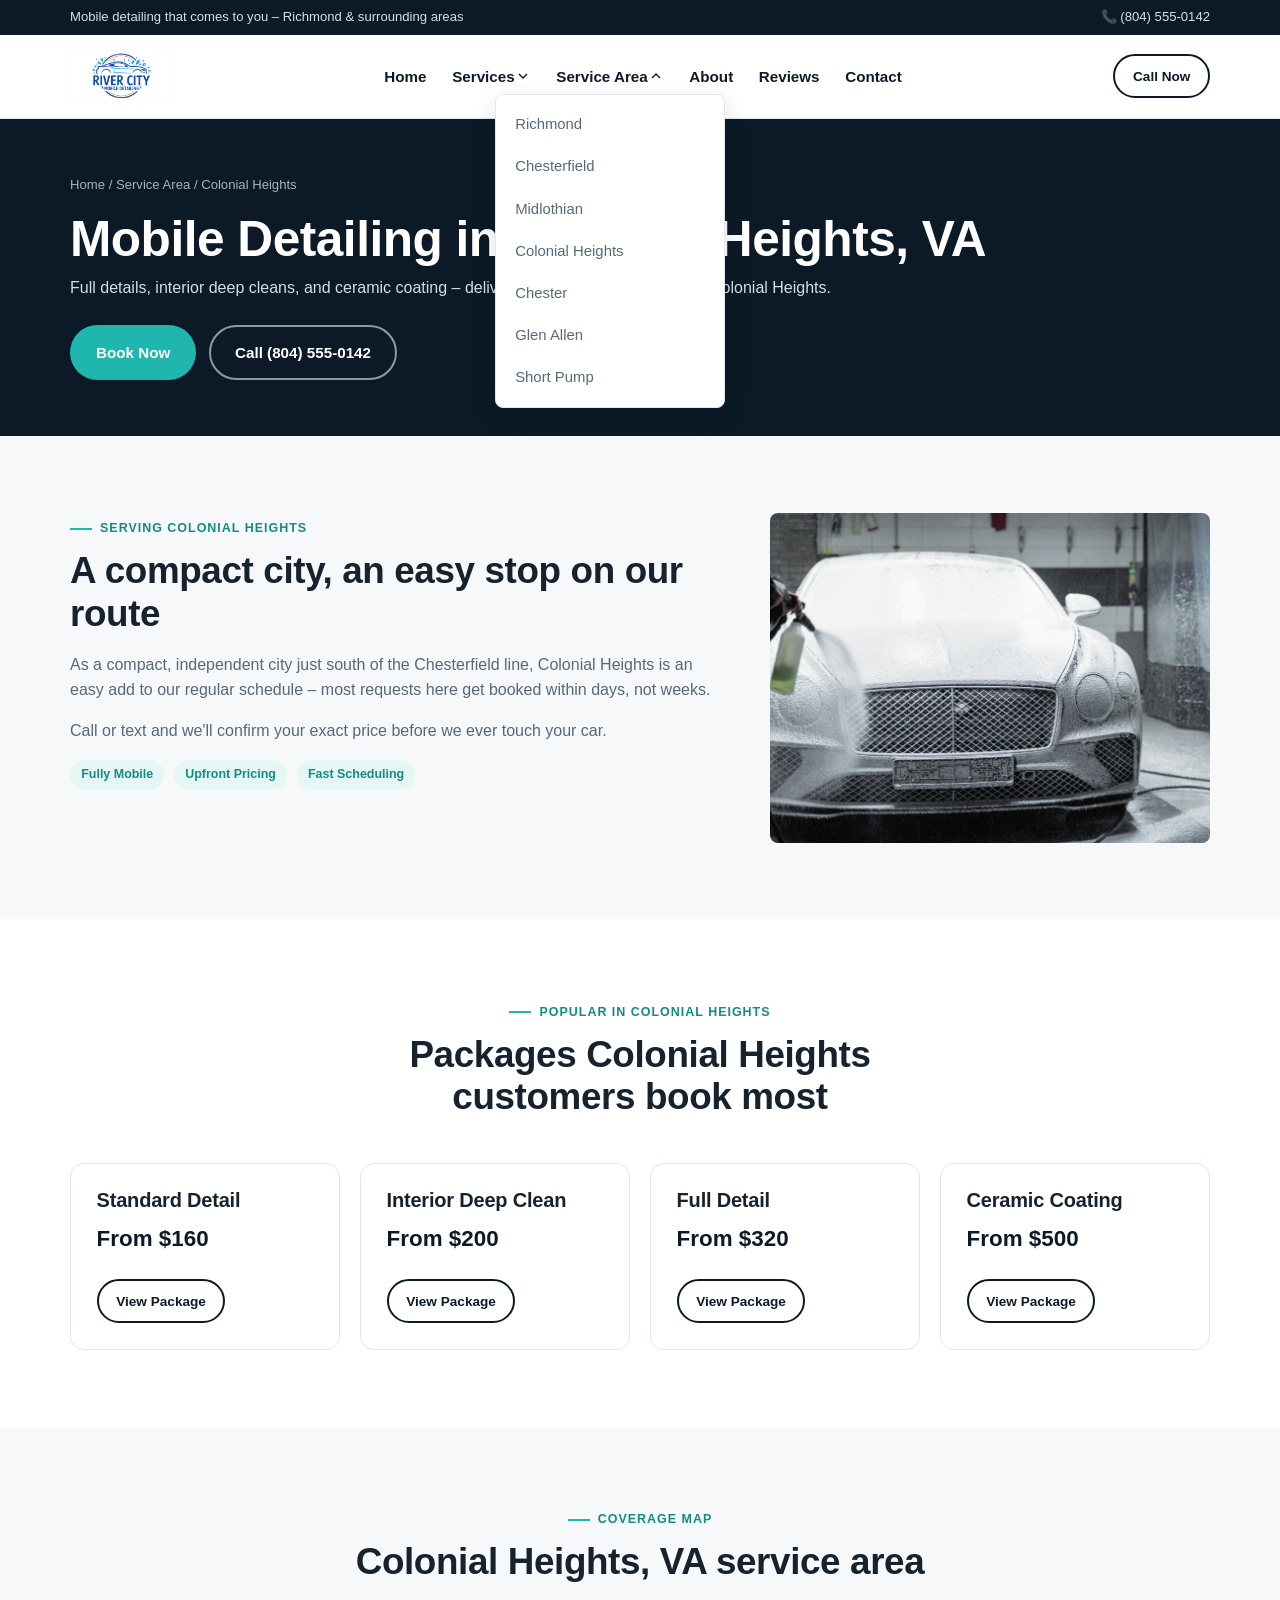
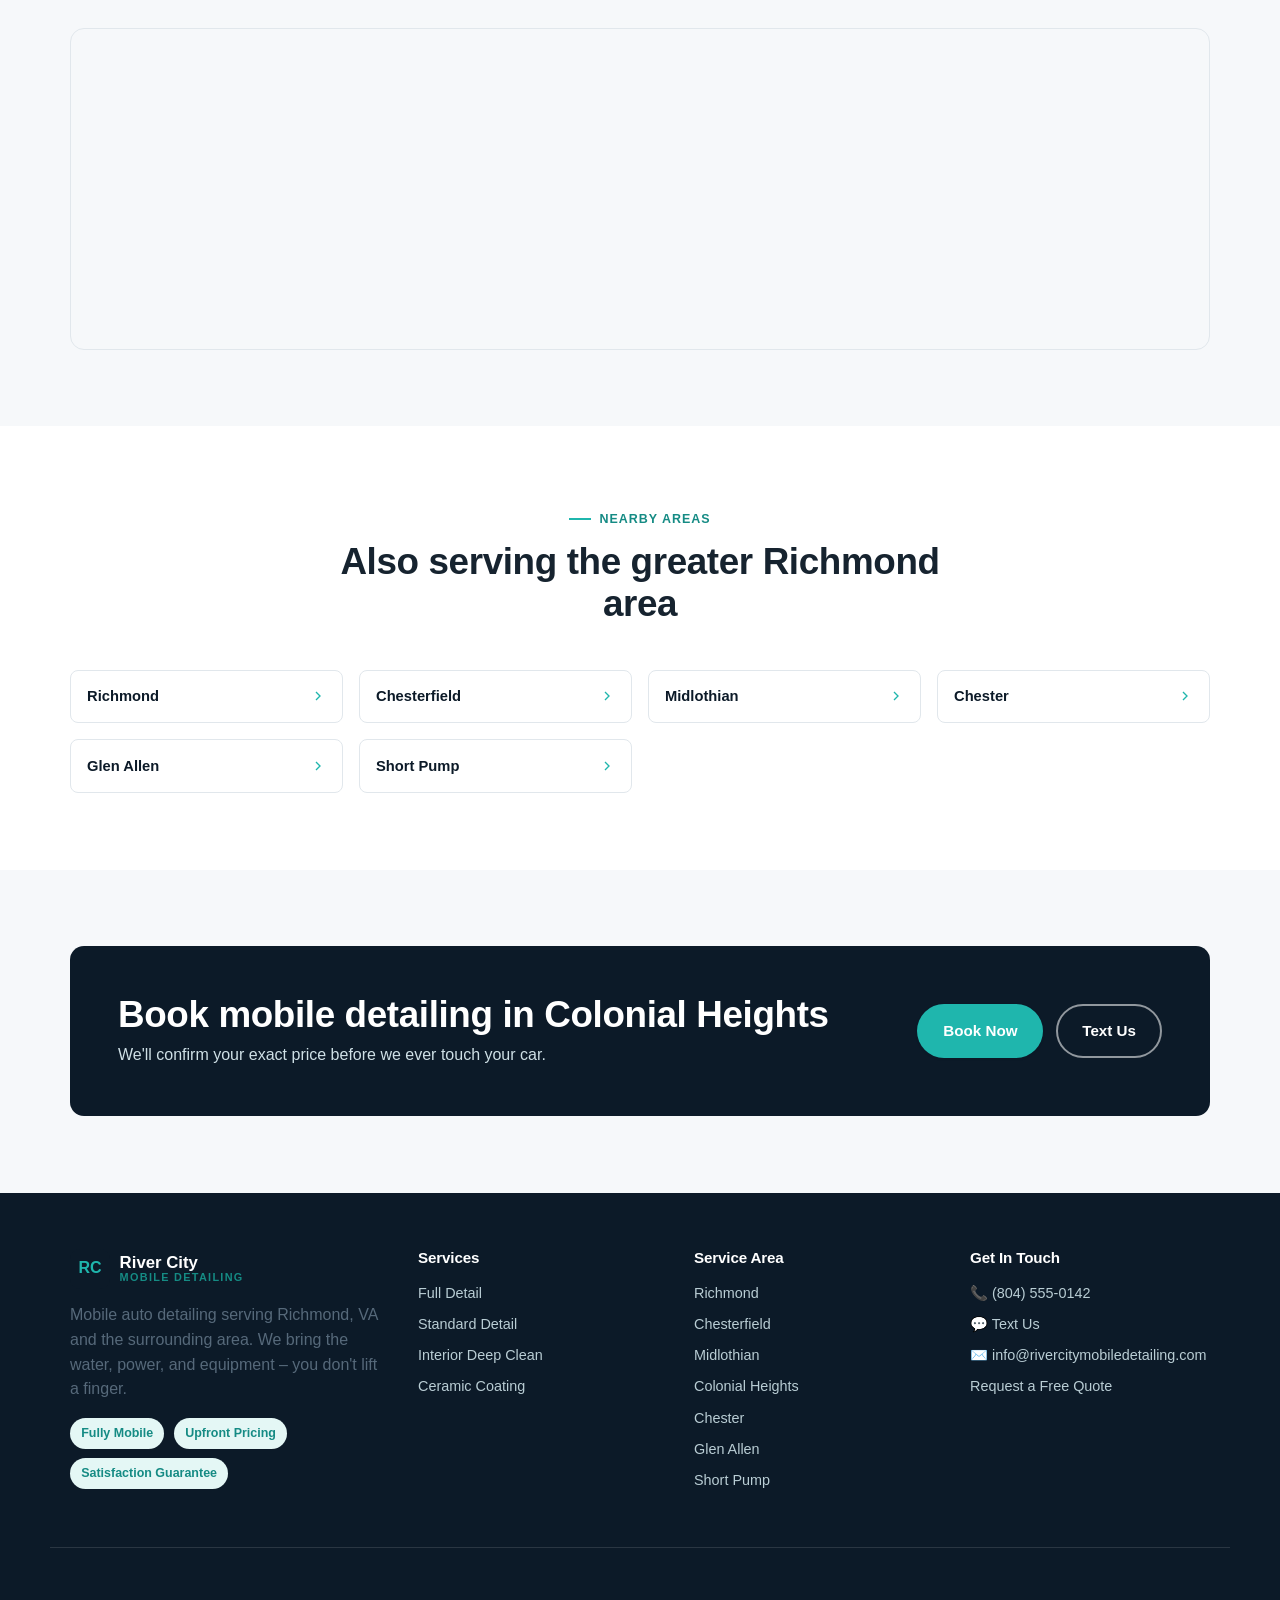
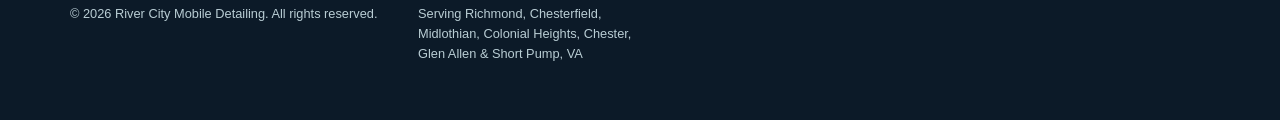
<file: areas/colonial-heights.html>
<!DOCTYPE html>
<html lang="en">
<head>
<meta charset="UTF-8">
<meta name="viewport" content="width=device-width, initial-scale=1.0">
<title>Mobile Detailing in Colonial Heights, VA | River City Mobile Detailing</title>
<meta name="description" content="Mobile car detailing in Colonial Heights, VA. Full details, interior deep cleans, and ceramic coating – delivered to your home or office. Upfront pricing.">
<meta property="og:type" content="website">
<meta property="og:title" content="Mobile Detailing in Colonial Heights, VA | River City Mobile Detailing">
<meta property="og:description" content="Mobile car detailing in Colonial Heights, VA. Full details, interior deep cleans, and ceramic coating – delivered to your home or office. Upfront pricing.">
<meta property="og:url" content="https://www.rivercitymobiledetailing.com/areas/colonial-heights.html">
<meta property="og:image" content="https://www.rivercitymobiledetailing.com/images/og-image.jpg">
<meta property="og:site_name" content="River City Mobile Detailing">
<meta name="twitter:card" content="summary_large_image">
<meta name="twitter:title" content="Mobile Detailing in Colonial Heights, VA | River City Mobile Detailing">
<meta name="twitter:description" content="Mobile car detailing in Colonial Heights, VA. Full details, interior deep cleans, and ceramic coating – delivered to your home or office. Upfront pricing.">
<meta name="twitter:image" content="https://www.rivercitymobiledetailing.com/images/og-image.jpg">
<link rel="icon" href="data:image/svg+xml,%3Csvg xmlns='http://www.w3.org/2000/svg' viewBox='0 0 64 64'%3E%3Crect width='64' height='64' rx='14' fill='%230c1a28'/%3E%3Ctext x='32' y='43' font-family='Arial,Helvetica,sans-serif' font-weight='700' font-size='26' fill='%231fb6ad' text-anchor='middle'%3ERC%3C/text%3E%3C/svg%3E">
<link rel="canonical" href="https://www.rivercitymobiledetailing.com/areas/colonial-heights.html">
<link rel="stylesheet" href="../css/style.css?v=6">
<script type="application/ld+json">
{
  "@context": "https://schema.org",
  "@type": "BreadcrumbList",
  "itemListElement": [
    {
      "@type": "ListItem",
      "position": 1,
      "name": "Home",
      "item": "https://www.rivercitymobiledetailing.com/"
    },
    {
      "@type": "ListItem",
      "position": 2,
      "name": "Service Area",
      "item": "https://www.rivercitymobiledetailing.com/#service-area"
    },
    {
      "@type": "ListItem",
      "position": 3,
      "name": "Colonial Heights"
    }
  ]
}
</script>
<script type="application/ld+json">
{
  "@context": "https://schema.org",
  "@type": "AutoDetailing",
  "name": "River City Mobile Detailing – Colonial Heights, VA",
  "description": "Mobile car detailing serving Colonial Heights, VA – full details, interior deep cleans, and ceramic coating, delivered to your home or office as part of our Greater Richmond, VA service area.",
  "telephone": "+1-804-555-0142",
  "priceRange": "$$",
  "url": "https://www.rivercitymobiledetailing.com/areas/colonial-heights.html",
  "areaServed": [
    { "@type": "City", "name": "Colonial Heights", "containedInPlace": { "@type": "AdministrativeArea", "name": "Virginia" } },
    "Greater Richmond, VA"
  ],
  "makesOffer": [
    { "@type": "Offer", "itemOffered": { "@type": "Service", "name": "Standard Detail" }, "priceCurrency": "USD", "price": "160" },
    { "@type": "Offer", "itemOffered": { "@type": "Service", "name": "Interior Only Deep Clean" }, "priceCurrency": "USD", "price": "200" },
    { "@type": "Offer", "itemOffered": { "@type": "Service", "name": "Full Detail" }, "priceCurrency": "USD", "price": "320" },
    { "@type": "Offer", "itemOffered": { "@type": "Service", "name": "Ceramic Coating" }, "priceCurrency": "USD", "price": "500" }
  ]
}
</script>
</head>
<body>
<a class="skip-link" href="#main">Skip to content</a>

<div class="utility-bar">
  <div class="container">
    <span>Mobile detailing that comes to you – Richmond &amp; surrounding areas</span>
    <a href="tel:+18045550142">📞 (804) 555-0142</a>
  </div>
</div>

<header class="site-header">
  <div class="container nav-row">
    <a href="../index.html" class="logo">
      <img class="logo-img" src="../images/logo.jpg" alt="River City Mobile Detailing">
    </a>
    <nav class="main-nav" data-nav aria-label="Primary">
  <button class="nav-close" type="button" data-nav-close aria-label="Close menu">
    <svg viewBox="0 0 24 24" fill="none" stroke="currentColor" stroke-width="2"><path d="M6 6l12 12M18 6L6 18"/></svg>
  </button>
  <ul class="nav-list">
    <li><a href="../index.html">Home</a></li>
    <li class="nav-group">
      <span class="nav-group-label">Services <svg class="chevron" viewBox="0 0 24 24" fill="none" stroke="currentColor" stroke-width="2"><path d="M6 9l6 6 6-6"/></svg></span>
      <ul class="nav-sub">
        <li><a href="../services/full-detail.html">Full Detail</a></li>
        <li><a href="../services/standard-detail.html">Standard Detail</a></li>
        <li><a href="../services/interior-deep-clean.html">Interior Deep Clean</a></li>
        <li><a href="../services/ceramic-coating.html">Ceramic Coating</a></li>
      </ul>
    </li>
    <li class="nav-group is-open">
      <span class="nav-group-label">Service Area <svg class="chevron" viewBox="0 0 24 24" fill="none" stroke="currentColor" stroke-width="2"><path d="M6 9l6 6 6-6"/></svg></span>
      <ul class="nav-sub">
        <li><a href="richmond.html">Richmond</a></li>
        <li><a href="chesterfield.html">Chesterfield</a></li>
        <li><a href="midlothian.html">Midlothian</a></li>
        <li><a href="colonial-heights.html">Colonial Heights</a></li>
        <li><a href="chester.html">Chester</a></li>
        <li><a href="glen-allen.html">Glen Allen</a></li>
        <li><a href="short-pump.html">Short Pump</a></li>
      </ul>
    </li>
    <li><a href="../about.html">About</a></li>
    <li><a href="../reviews.html">Reviews</a></li>
    <li><a href="../contact.html">Contact</a></li>
  </ul>
  <div class="nav-cta">
    <a class="btn btn-outline btn-block" href="sms:+18045550142">Text Us</a>
    <a class="btn btn-primary btn-block" href="../contact.html">Book Now</a>
  </div>
</nav>
    <div class="nav-actions">
      <a class="btn btn-outline btn-sm" href="tel:+18045550142">Call Now</a>
      <button class="nav-toggle" type="button" data-nav-toggle aria-label="Open menu">
        <svg viewBox="0 0 24 24" fill="none" stroke="currentColor" stroke-width="2"><path d="M3 6h18M3 12h18M3 18h18"/></svg>
      </button>
    </div>
  </div>
</header>
<div class="nav-overlay" data-nav-overlay></div>

<main id="main">

  <section class="page-hero">
    <div class="container">
      <div class="breadcrumbs"><a href="../index.html">Home</a> / <a href="../index.html#service-area">Service Area</a> / Colonial Heights</div>
      <h1>Mobile Detailing in Colonial Heights, VA</h1>
      <p class="lede muted" style="color:#cfe0e6">Full details, interior deep cleans, and ceramic coating – delivered to your home or office in Colonial Heights.</p>
      <div class="hero-ctas">
        <a class="btn btn-primary" href="../contact.html">Book Now</a>
        <a class="btn btn-ghost" href="tel:+18045550142">Call (804) 555-0142</a>
      </div>
    </div>
  </section>

  <section>
    <div class="container">
      <div class="two-col-layout">
        <div>
          <span class="eyebrow">Serving Colonial Heights</span>
          <h2>A compact city, an easy stop on our route</h2>
          <p>As a compact, independent city just south of the Chesterfield line, Colonial Heights is an easy add to our regular schedule – most requests here get booked within days, not weeks.</p>
          <p>Call or text and we'll confirm your exact price before we ever touch your car.</p>
          <div class="badge-list">
            <span>Fully Mobile</span><span>Upfront Pricing</span><span>Fast Scheduling</span>
          </div>
        </div>
        <div class="img-slot" style="--ar:4/3">
          <img src="../images/area-colonial-heights.jpg" alt="Mobile car detailing service in Colonial Heights, VA" loading="lazy">
          <span class="img-slot-label">Replace: images/area-colonial-heights.jpg (900×675px)</span>
        </div>
      </div>
    </div>
  </section>

  <section class="section-alt">
    <div class="container">
      <div class="section-head center">
        <span class="eyebrow">Popular in Colonial Heights</span>
        <h2>Packages Colonial Heights customers book most</h2>
      </div>
      <div class="packages-grid" style="grid-template-columns:repeat(auto-fit,minmax(220px,1fr))">
        <div class="feature-card"><h3>Standard Detail</h3><p class="package-price" style="font-size:1.4rem">From $160</p><a class="btn btn-outline btn-sm" href="../services/standard-detail.html">View Package</a></div>
        <div class="feature-card"><h3>Interior Deep Clean</h3><p class="package-price" style="font-size:1.4rem">From $200</p><a class="btn btn-outline btn-sm" href="../services/interior-deep-clean.html">View Package</a></div>
        <div class="feature-card"><h3>Full Detail</h3><p class="package-price" style="font-size:1.4rem">From $320</p><a class="btn btn-outline btn-sm" href="../services/full-detail.html">View Package</a></div>
        <div class="feature-card"><h3>Ceramic Coating</h3><p class="package-price" style="font-size:1.4rem">From $500</p><a class="btn btn-outline btn-sm" href="../services/ceramic-coating.html">View Package</a></div>
      </div>
    </div>
  </section>

  <section>
    <div class="container">
      <div class="section-head center">
        <span class="eyebrow">Coverage Map</span>
        <h2>Colonial Heights, VA service area</h2>
      </div>
      <div style="border-radius:var(--radius);overflow:hidden;border:1px solid var(--border)">
        <iframe title="River City Mobile Detailing service map – Colonial Heights, VA" src="https://www.google.com/maps?q=Colonial+Heights,VA&output=embed" width="100%" height="320" style="border:0;display:block" loading="lazy" referrerpolicy="no-referrer-when-downgrade"></iframe>
      </div>
    </div>
  </section>

  <section class="section-alt">
    <div class="container">
      <div class="section-head center">
        <span class="eyebrow">Nearby Areas</span>
        <h2>Also serving the greater Richmond area</h2>
      </div>
      <div class="area-grid">
        <a class="area-chip" href="richmond.html">Richmond <svg viewBox="0 0 24 24" fill="none" stroke="currentColor" stroke-width="2"><path d="M9 18l6-6-6-6"/></svg></a>
        <a class="area-chip" href="chesterfield.html">Chesterfield <svg viewBox="0 0 24 24" fill="none" stroke="currentColor" stroke-width="2"><path d="M9 18l6-6-6-6"/></svg></a>
        <a class="area-chip" href="midlothian.html">Midlothian <svg viewBox="0 0 24 24" fill="none" stroke="currentColor" stroke-width="2"><path d="M9 18l6-6-6-6"/></svg></a>
        <a class="area-chip" href="chester.html">Chester <svg viewBox="0 0 24 24" fill="none" stroke="currentColor" stroke-width="2"><path d="M9 18l6-6-6-6"/></svg></a>
        <a class="area-chip" href="glen-allen.html">Glen Allen <svg viewBox="0 0 24 24" fill="none" stroke="currentColor" stroke-width="2"><path d="M9 18l6-6-6-6"/></svg></a>
        <a class="area-chip" href="short-pump.html">Short Pump <svg viewBox="0 0 24 24" fill="none" stroke="currentColor" stroke-width="2"><path d="M9 18l6-6-6-6"/></svg></a>
      </div>
    </div>
  </section>

  <section>
    <div class="container">
      <div class="cta-band">
        <div>
          <h2>Book mobile detailing in Colonial Heights</h2>
          <p>We'll confirm your exact price before we ever touch your car.</p>
        </div>
        <div class="hero-ctas">
          <a class="btn btn-primary" href="../contact.html">Book Now</a>
          <a class="btn btn-ghost" href="sms:+18045550142">Text Us</a>
        </div>
      </div>
    </div>
  </section>

</main>

<footer class="site-footer">
  <div class="container">
    <div>
      <div class="footer-logo">
        <span class="logo-mark">RC</span>
        <span class="logo-text"><strong style="color:#fff">River City</strong><span>Mobile Detailing</span></span>
      </div>
      <p class="muted">Mobile auto detailing serving Richmond, VA and the surrounding area. We bring the water, power, and equipment – you don't lift a finger.</p>
      <div class="badge-list">
        <span>Fully Mobile</span><span>Upfront Pricing</span><span>Satisfaction Guarantee</span>
      </div>
    </div>
    <div>
      <h4>Services</h4>
      <div class="footer-links">
        <a href="../services/full-detail.html">Full Detail</a>
        <a href="../services/standard-detail.html">Standard Detail</a>
        <a href="../services/interior-deep-clean.html">Interior Deep Clean</a>
        <a href="../services/ceramic-coating.html">Ceramic Coating</a>
      </div>
    </div>
    <div>
      <h4>Service Area</h4>
      <div class="footer-links">
        <a href="richmond.html">Richmond</a>
        <a href="chesterfield.html">Chesterfield</a>
        <a href="midlothian.html">Midlothian</a>
        <a href="colonial-heights.html">Colonial Heights</a>
        <a href="chester.html">Chester</a>
        <a href="glen-allen.html">Glen Allen</a>
        <a href="short-pump.html">Short Pump</a>
      </div>
    </div>
    <div>
      <h4>Get In Touch</h4>
      <div class="footer-links">
        <a href="tel:+18045550142">📞 (804) 555-0142</a>
        <a href="sms:+18045550142">💬 Text Us</a>
        <a href="mailto:info@rivercitymobiledetailing.com">✉️ info@rivercitymobiledetailing.com</a>
        <a href="../contact.html">Request a Free Quote</a>
      </div>
    </div>
  </div>
  <div class="container footer-bottom">
    <span>© <span data-year></span> River City Mobile Detailing. All rights reserved.</span>
    <span>Serving Richmond, Chesterfield, Midlothian, Colonial Heights, Chester, Glen Allen &amp; Short Pump, VA</span>
  </div>
</footer>

<div class="mobile-action-bar">
  <a href="tel:+18045550142"><svg viewBox="0 0 24 24" fill="none" stroke="currentColor" stroke-width="2"><path d="M22 16.92v3a2 2 0 0 1-2.18 2 19.79 19.79 0 0 1-8.63-3.07 19.5 19.5 0 0 1-6-6 19.79 19.79 0 0 1-3.07-8.67A2 2 0 0 1 4.11 2h3a2 2 0 0 1 2 1.72c.12.9.34 1.79.65 2.65a2 2 0 0 1-.45 2.11L8.09 9.91a16 16 0 0 0 6 6l1.43-1.27a2 2 0 0 1 2.11-.45c.86.31 1.75.53 2.65.65A2 2 0 0 1 22 16.92z"/></svg>Call</a>
  <a href="sms:+18045550142"><svg viewBox="0 0 24 24" fill="none" stroke="currentColor" stroke-width="2"><path d="M21 15a2 2 0 0 1-2 2H7l-4 4V5a2 2 0 0 1 2-2h14a2 2 0 0 1 2 2Z"/></svg>Text</a>
  <a href="../contact.html"><svg viewBox="0 0 24 24" fill="none" stroke="currentColor" stroke-width="2"><path d="M8 2v4M16 2v4M3 10h18M5 4h14a2 2 0 0 1 2 2v14a2 2 0 0 1-2 2H5a2 2 0 0 1-2-2V6a2 2 0 0 1 2-2Z"/></svg>Book Now</a>
</div>

<script src="../js/main.js"></script>
</body>
</html>
</file>
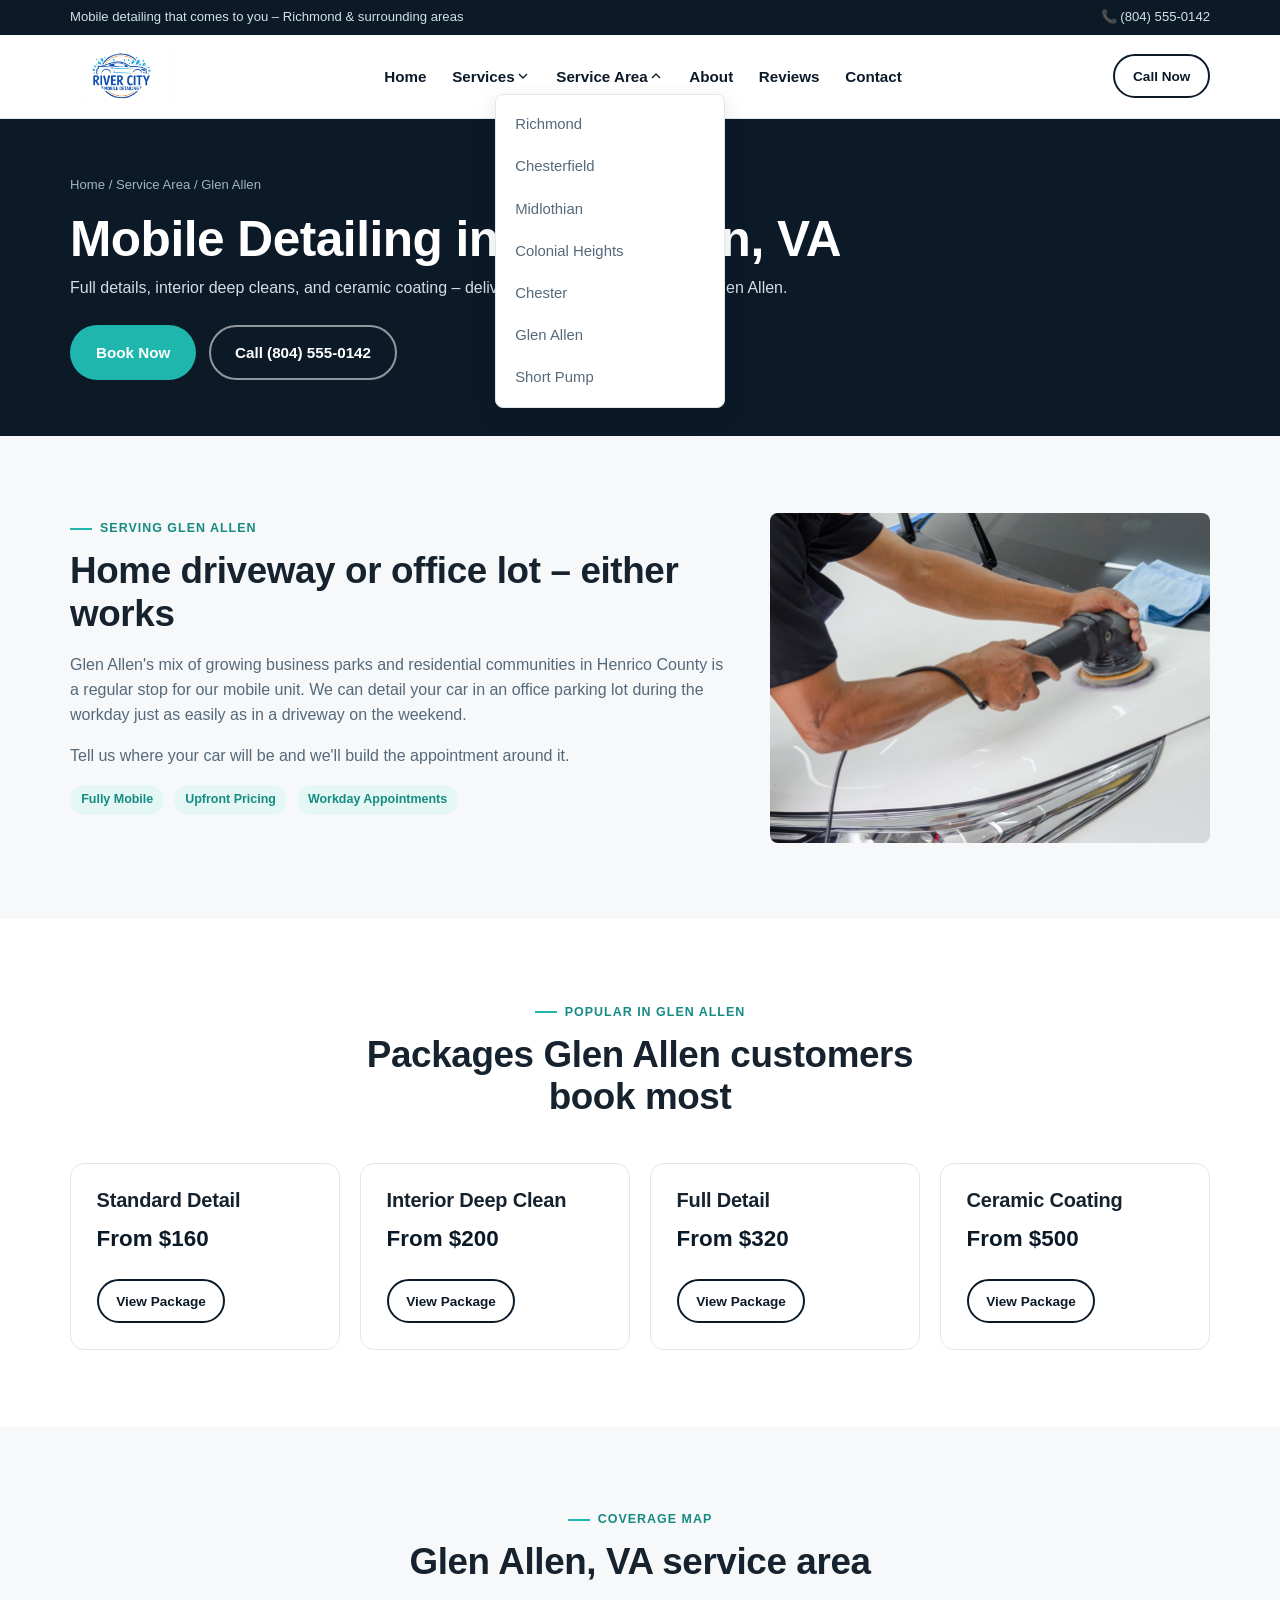
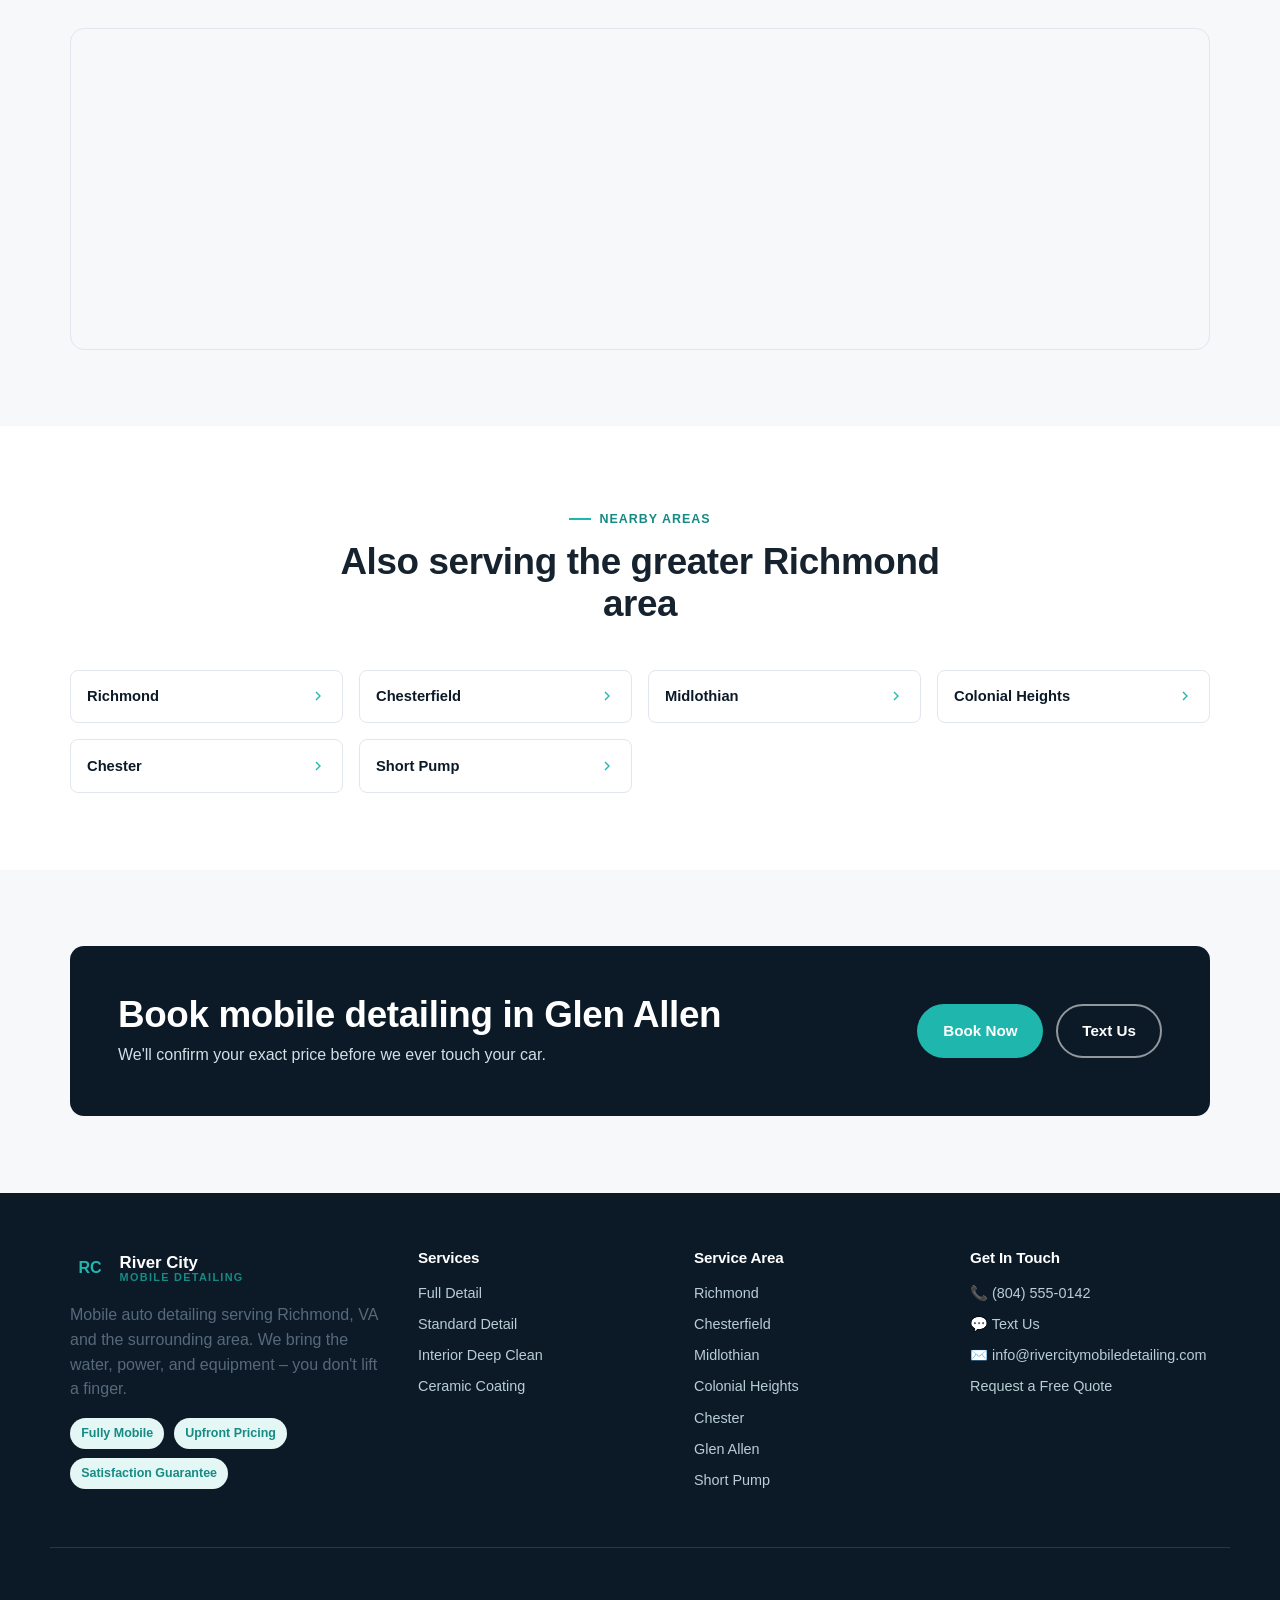
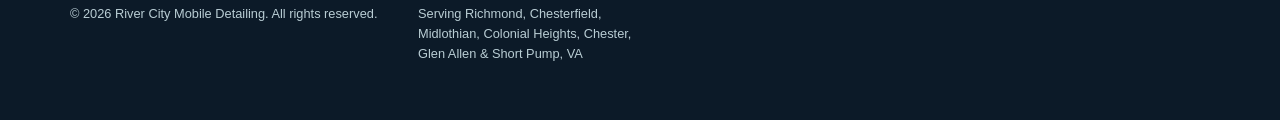
<file: areas/glen-allen.html>
<!DOCTYPE html>
<html lang="en">
<head>
<meta charset="UTF-8">
<meta name="viewport" content="width=device-width, initial-scale=1.0">
<title>Mobile Detailing in Glen Allen, VA | River City Mobile Detailing</title>
<meta name="description" content="Mobile car detailing in Glen Allen, VA. Full details, interior deep cleans, and ceramic coating – delivered to your home or office. Upfront pricing.">
<meta property="og:type" content="website">
<meta property="og:title" content="Mobile Detailing in Glen Allen, VA | River City Mobile Detailing">
<meta property="og:description" content="Mobile car detailing in Glen Allen, VA. Full details, interior deep cleans, and ceramic coating – delivered to your home or office. Upfront pricing.">
<meta property="og:url" content="https://www.rivercitymobiledetailing.com/areas/glen-allen.html">
<meta property="og:image" content="https://www.rivercitymobiledetailing.com/images/og-image.jpg">
<meta property="og:site_name" content="River City Mobile Detailing">
<meta name="twitter:card" content="summary_large_image">
<meta name="twitter:title" content="Mobile Detailing in Glen Allen, VA | River City Mobile Detailing">
<meta name="twitter:description" content="Mobile car detailing in Glen Allen, VA. Full details, interior deep cleans, and ceramic coating – delivered to your home or office. Upfront pricing.">
<meta name="twitter:image" content="https://www.rivercitymobiledetailing.com/images/og-image.jpg">
<link rel="icon" href="data:image/svg+xml,%3Csvg xmlns='http://www.w3.org/2000/svg' viewBox='0 0 64 64'%3E%3Crect width='64' height='64' rx='14' fill='%230c1a28'/%3E%3Ctext x='32' y='43' font-family='Arial,Helvetica,sans-serif' font-weight='700' font-size='26' fill='%231fb6ad' text-anchor='middle'%3ERC%3C/text%3E%3C/svg%3E">
<link rel="canonical" href="https://www.rivercitymobiledetailing.com/areas/glen-allen.html">
<link rel="stylesheet" href="../css/style.css?v=6">
<script type="application/ld+json">
{
  "@context": "https://schema.org",
  "@type": "BreadcrumbList",
  "itemListElement": [
    {
      "@type": "ListItem",
      "position": 1,
      "name": "Home",
      "item": "https://www.rivercitymobiledetailing.com/"
    },
    {
      "@type": "ListItem",
      "position": 2,
      "name": "Service Area",
      "item": "https://www.rivercitymobiledetailing.com/#service-area"
    },
    {
      "@type": "ListItem",
      "position": 3,
      "name": "Glen Allen"
    }
  ]
}
</script>
<script type="application/ld+json">
{
  "@context": "https://schema.org",
  "@type": "AutoDetailing",
  "name": "River City Mobile Detailing – Glen Allen, VA",
  "description": "Mobile car detailing serving Glen Allen, VA – full details, interior deep cleans, and ceramic coating, delivered to your home or office as part of our Greater Richmond, VA service area.",
  "telephone": "+1-804-555-0142",
  "priceRange": "$$",
  "url": "https://www.rivercitymobiledetailing.com/areas/glen-allen.html",
  "areaServed": [
    { "@type": "City", "name": "Glen Allen", "containedInPlace": { "@type": "AdministrativeArea", "name": "Virginia" } },
    "Greater Richmond, VA"
  ],
  "makesOffer": [
    { "@type": "Offer", "itemOffered": { "@type": "Service", "name": "Standard Detail" }, "priceCurrency": "USD", "price": "160" },
    { "@type": "Offer", "itemOffered": { "@type": "Service", "name": "Interior Only Deep Clean" }, "priceCurrency": "USD", "price": "200" },
    { "@type": "Offer", "itemOffered": { "@type": "Service", "name": "Full Detail" }, "priceCurrency": "USD", "price": "320" },
    { "@type": "Offer", "itemOffered": { "@type": "Service", "name": "Ceramic Coating" }, "priceCurrency": "USD", "price": "500" }
  ]
}
</script>
</head>
<body>
<a class="skip-link" href="#main">Skip to content</a>

<div class="utility-bar">
  <div class="container">
    <span>Mobile detailing that comes to you – Richmond &amp; surrounding areas</span>
    <a href="tel:+18045550142">📞 (804) 555-0142</a>
  </div>
</div>

<header class="site-header">
  <div class="container nav-row">
    <a href="../index.html" class="logo">
      <img class="logo-img" src="../images/logo.jpg" alt="River City Mobile Detailing">
    </a>
    <nav class="main-nav" data-nav aria-label="Primary">
  <button class="nav-close" type="button" data-nav-close aria-label="Close menu">
    <svg viewBox="0 0 24 24" fill="none" stroke="currentColor" stroke-width="2"><path d="M6 6l12 12M18 6L6 18"/></svg>
  </button>
  <ul class="nav-list">
    <li><a href="../index.html">Home</a></li>
    <li class="nav-group">
      <span class="nav-group-label">Services <svg class="chevron" viewBox="0 0 24 24" fill="none" stroke="currentColor" stroke-width="2"><path d="M6 9l6 6 6-6"/></svg></span>
      <ul class="nav-sub">
        <li><a href="../services/full-detail.html">Full Detail</a></li>
        <li><a href="../services/standard-detail.html">Standard Detail</a></li>
        <li><a href="../services/interior-deep-clean.html">Interior Deep Clean</a></li>
        <li><a href="../services/ceramic-coating.html">Ceramic Coating</a></li>
      </ul>
    </li>
    <li class="nav-group is-open">
      <span class="nav-group-label">Service Area <svg class="chevron" viewBox="0 0 24 24" fill="none" stroke="currentColor" stroke-width="2"><path d="M6 9l6 6 6-6"/></svg></span>
      <ul class="nav-sub">
        <li><a href="richmond.html">Richmond</a></li>
        <li><a href="chesterfield.html">Chesterfield</a></li>
        <li><a href="midlothian.html">Midlothian</a></li>
        <li><a href="colonial-heights.html">Colonial Heights</a></li>
        <li><a href="chester.html">Chester</a></li>
        <li><a href="glen-allen.html">Glen Allen</a></li>
        <li><a href="short-pump.html">Short Pump</a></li>
      </ul>
    </li>
    <li><a href="../about.html">About</a></li>
    <li><a href="../reviews.html">Reviews</a></li>
    <li><a href="../contact.html">Contact</a></li>
  </ul>
  <div class="nav-cta">
    <a class="btn btn-outline btn-block" href="sms:+18045550142">Text Us</a>
    <a class="btn btn-primary btn-block" href="../contact.html">Book Now</a>
  </div>
</nav>
    <div class="nav-actions">
      <a class="btn btn-outline btn-sm" href="tel:+18045550142">Call Now</a>
      <button class="nav-toggle" type="button" data-nav-toggle aria-label="Open menu">
        <svg viewBox="0 0 24 24" fill="none" stroke="currentColor" stroke-width="2"><path d="M3 6h18M3 12h18M3 18h18"/></svg>
      </button>
    </div>
  </div>
</header>
<div class="nav-overlay" data-nav-overlay></div>

<main id="main">

  <section class="page-hero">
    <div class="container">
      <div class="breadcrumbs"><a href="../index.html">Home</a> / <a href="../index.html#service-area">Service Area</a> / Glen Allen</div>
      <h1>Mobile Detailing in Glen Allen, VA</h1>
      <p class="lede muted" style="color:#cfe0e6">Full details, interior deep cleans, and ceramic coating – delivered to your home or office in Glen Allen.</p>
      <div class="hero-ctas">
        <a class="btn btn-primary" href="../contact.html">Book Now</a>
        <a class="btn btn-ghost" href="tel:+18045550142">Call (804) 555-0142</a>
      </div>
    </div>
  </section>

  <section>
    <div class="container">
      <div class="two-col-layout">
        <div>
          <span class="eyebrow">Serving Glen Allen</span>
          <h2>Home driveway or office lot – either works</h2>
          <p>Glen Allen's mix of growing business parks and residential communities in Henrico County is a regular stop for our mobile unit. We can detail your car in an office parking lot during the workday just as easily as in a driveway on the weekend.</p>
          <p>Tell us where your car will be and we'll build the appointment around it.</p>
          <div class="badge-list">
            <span>Fully Mobile</span><span>Upfront Pricing</span><span>Workday Appointments</span>
          </div>
        </div>
        <div class="img-slot" style="--ar:4/3">
          <img src="../images/area-glen-allen.jpg" alt="Mobile car detailing service in Glen Allen, VA" loading="lazy">
          <span class="img-slot-label">Replace: images/area-glen-allen.jpg (900×675px)</span>
        </div>
      </div>
    </div>
  </section>

  <section class="section-alt">
    <div class="container">
      <div class="section-head center">
        <span class="eyebrow">Popular in Glen Allen</span>
        <h2>Packages Glen Allen customers book most</h2>
      </div>
      <div class="packages-grid" style="grid-template-columns:repeat(auto-fit,minmax(220px,1fr))">
        <div class="feature-card"><h3>Standard Detail</h3><p class="package-price" style="font-size:1.4rem">From $160</p><a class="btn btn-outline btn-sm" href="../services/standard-detail.html">View Package</a></div>
        <div class="feature-card"><h3>Interior Deep Clean</h3><p class="package-price" style="font-size:1.4rem">From $200</p><a class="btn btn-outline btn-sm" href="../services/interior-deep-clean.html">View Package</a></div>
        <div class="feature-card"><h3>Full Detail</h3><p class="package-price" style="font-size:1.4rem">From $320</p><a class="btn btn-outline btn-sm" href="../services/full-detail.html">View Package</a></div>
        <div class="feature-card"><h3>Ceramic Coating</h3><p class="package-price" style="font-size:1.4rem">From $500</p><a class="btn btn-outline btn-sm" href="../services/ceramic-coating.html">View Package</a></div>
      </div>
    </div>
  </section>

  <section>
    <div class="container">
      <div class="section-head center">
        <span class="eyebrow">Coverage Map</span>
        <h2>Glen Allen, VA service area</h2>
      </div>
      <div style="border-radius:var(--radius);overflow:hidden;border:1px solid var(--border)">
        <iframe title="River City Mobile Detailing service map – Glen Allen, VA" src="https://www.google.com/maps?q=Glen+Allen,VA&output=embed" width="100%" height="320" style="border:0;display:block" loading="lazy" referrerpolicy="no-referrer-when-downgrade"></iframe>
      </div>
    </div>
  </section>

  <section class="section-alt">
    <div class="container">
      <div class="section-head center">
        <span class="eyebrow">Nearby Areas</span>
        <h2>Also serving the greater Richmond area</h2>
      </div>
      <div class="area-grid">
        <a class="area-chip" href="richmond.html">Richmond <svg viewBox="0 0 24 24" fill="none" stroke="currentColor" stroke-width="2"><path d="M9 18l6-6-6-6"/></svg></a>
        <a class="area-chip" href="chesterfield.html">Chesterfield <svg viewBox="0 0 24 24" fill="none" stroke="currentColor" stroke-width="2"><path d="M9 18l6-6-6-6"/></svg></a>
        <a class="area-chip" href="midlothian.html">Midlothian <svg viewBox="0 0 24 24" fill="none" stroke="currentColor" stroke-width="2"><path d="M9 18l6-6-6-6"/></svg></a>
        <a class="area-chip" href="colonial-heights.html">Colonial Heights <svg viewBox="0 0 24 24" fill="none" stroke="currentColor" stroke-width="2"><path d="M9 18l6-6-6-6"/></svg></a>
        <a class="area-chip" href="chester.html">Chester <svg viewBox="0 0 24 24" fill="none" stroke="currentColor" stroke-width="2"><path d="M9 18l6-6-6-6"/></svg></a>
        <a class="area-chip" href="short-pump.html">Short Pump <svg viewBox="0 0 24 24" fill="none" stroke="currentColor" stroke-width="2"><path d="M9 18l6-6-6-6"/></svg></a>
      </div>
    </div>
  </section>

  <section>
    <div class="container">
      <div class="cta-band">
        <div>
          <h2>Book mobile detailing in Glen Allen</h2>
          <p>We'll confirm your exact price before we ever touch your car.</p>
        </div>
        <div class="hero-ctas">
          <a class="btn btn-primary" href="../contact.html">Book Now</a>
          <a class="btn btn-ghost" href="sms:+18045550142">Text Us</a>
        </div>
      </div>
    </div>
  </section>

</main>

<footer class="site-footer">
  <div class="container">
    <div>
      <div class="footer-logo">
        <span class="logo-mark">RC</span>
        <span class="logo-text"><strong style="color:#fff">River City</strong><span>Mobile Detailing</span></span>
      </div>
      <p class="muted">Mobile auto detailing serving Richmond, VA and the surrounding area. We bring the water, power, and equipment – you don't lift a finger.</p>
      <div class="badge-list">
        <span>Fully Mobile</span><span>Upfront Pricing</span><span>Satisfaction Guarantee</span>
      </div>
    </div>
    <div>
      <h4>Services</h4>
      <div class="footer-links">
        <a href="../services/full-detail.html">Full Detail</a>
        <a href="../services/standard-detail.html">Standard Detail</a>
        <a href="../services/interior-deep-clean.html">Interior Deep Clean</a>
        <a href="../services/ceramic-coating.html">Ceramic Coating</a>
      </div>
    </div>
    <div>
      <h4>Service Area</h4>
      <div class="footer-links">
        <a href="richmond.html">Richmond</a>
        <a href="chesterfield.html">Chesterfield</a>
        <a href="midlothian.html">Midlothian</a>
        <a href="colonial-heights.html">Colonial Heights</a>
        <a href="chester.html">Chester</a>
        <a href="glen-allen.html">Glen Allen</a>
        <a href="short-pump.html">Short Pump</a>
      </div>
    </div>
    <div>
      <h4>Get In Touch</h4>
      <div class="footer-links">
        <a href="tel:+18045550142">📞 (804) 555-0142</a>
        <a href="sms:+18045550142">💬 Text Us</a>
        <a href="mailto:info@rivercitymobiledetailing.com">✉️ info@rivercitymobiledetailing.com</a>
        <a href="../contact.html">Request a Free Quote</a>
      </div>
    </div>
  </div>
  <div class="container footer-bottom">
    <span>© <span data-year></span> River City Mobile Detailing. All rights reserved.</span>
    <span>Serving Richmond, Chesterfield, Midlothian, Colonial Heights, Chester, Glen Allen &amp; Short Pump, VA</span>
  </div>
</footer>

<div class="mobile-action-bar">
  <a href="tel:+18045550142"><svg viewBox="0 0 24 24" fill="none" stroke="currentColor" stroke-width="2"><path d="M22 16.92v3a2 2 0 0 1-2.18 2 19.79 19.79 0 0 1-8.63-3.07 19.5 19.5 0 0 1-6-6 19.79 19.79 0 0 1-3.07-8.67A2 2 0 0 1 4.11 2h3a2 2 0 0 1 2 1.72c.12.9.34 1.79.65 2.65a2 2 0 0 1-.45 2.11L8.09 9.91a16 16 0 0 0 6 6l1.43-1.27a2 2 0 0 1 2.11-.45c.86.31 1.75.53 2.65.65A2 2 0 0 1 22 16.92z"/></svg>Call</a>
  <a href="sms:+18045550142"><svg viewBox="0 0 24 24" fill="none" stroke="currentColor" stroke-width="2"><path d="M21 15a2 2 0 0 1-2 2H7l-4 4V5a2 2 0 0 1 2-2h14a2 2 0 0 1 2 2Z"/></svg>Text</a>
  <a href="../contact.html"><svg viewBox="0 0 24 24" fill="none" stroke="currentColor" stroke-width="2"><path d="M8 2v4M16 2v4M3 10h18M5 4h14a2 2 0 0 1 2 2v14a2 2 0 0 1-2 2H5a2 2 0 0 1-2-2V6a2 2 0 0 1 2-2Z"/></svg>Book Now</a>
</div>

<script src="../js/main.js"></script>
</body>
</html>
</file>
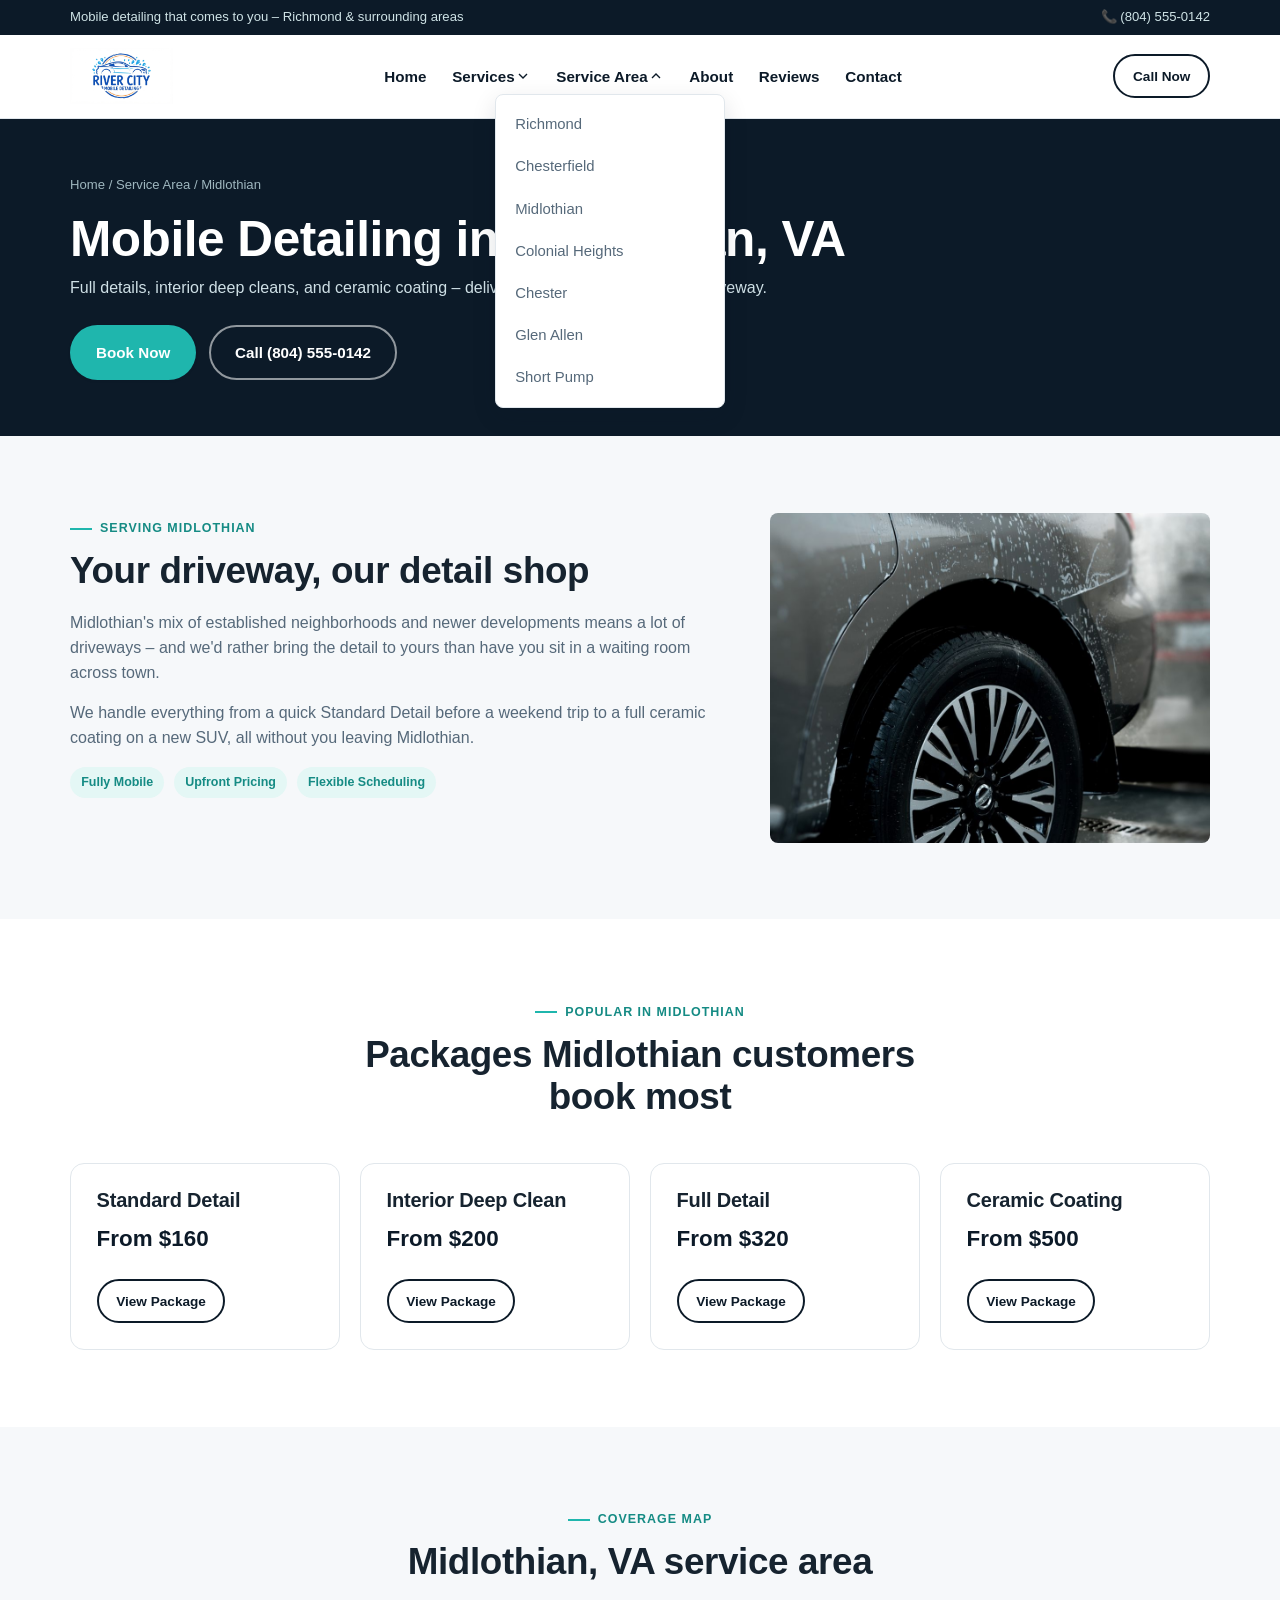
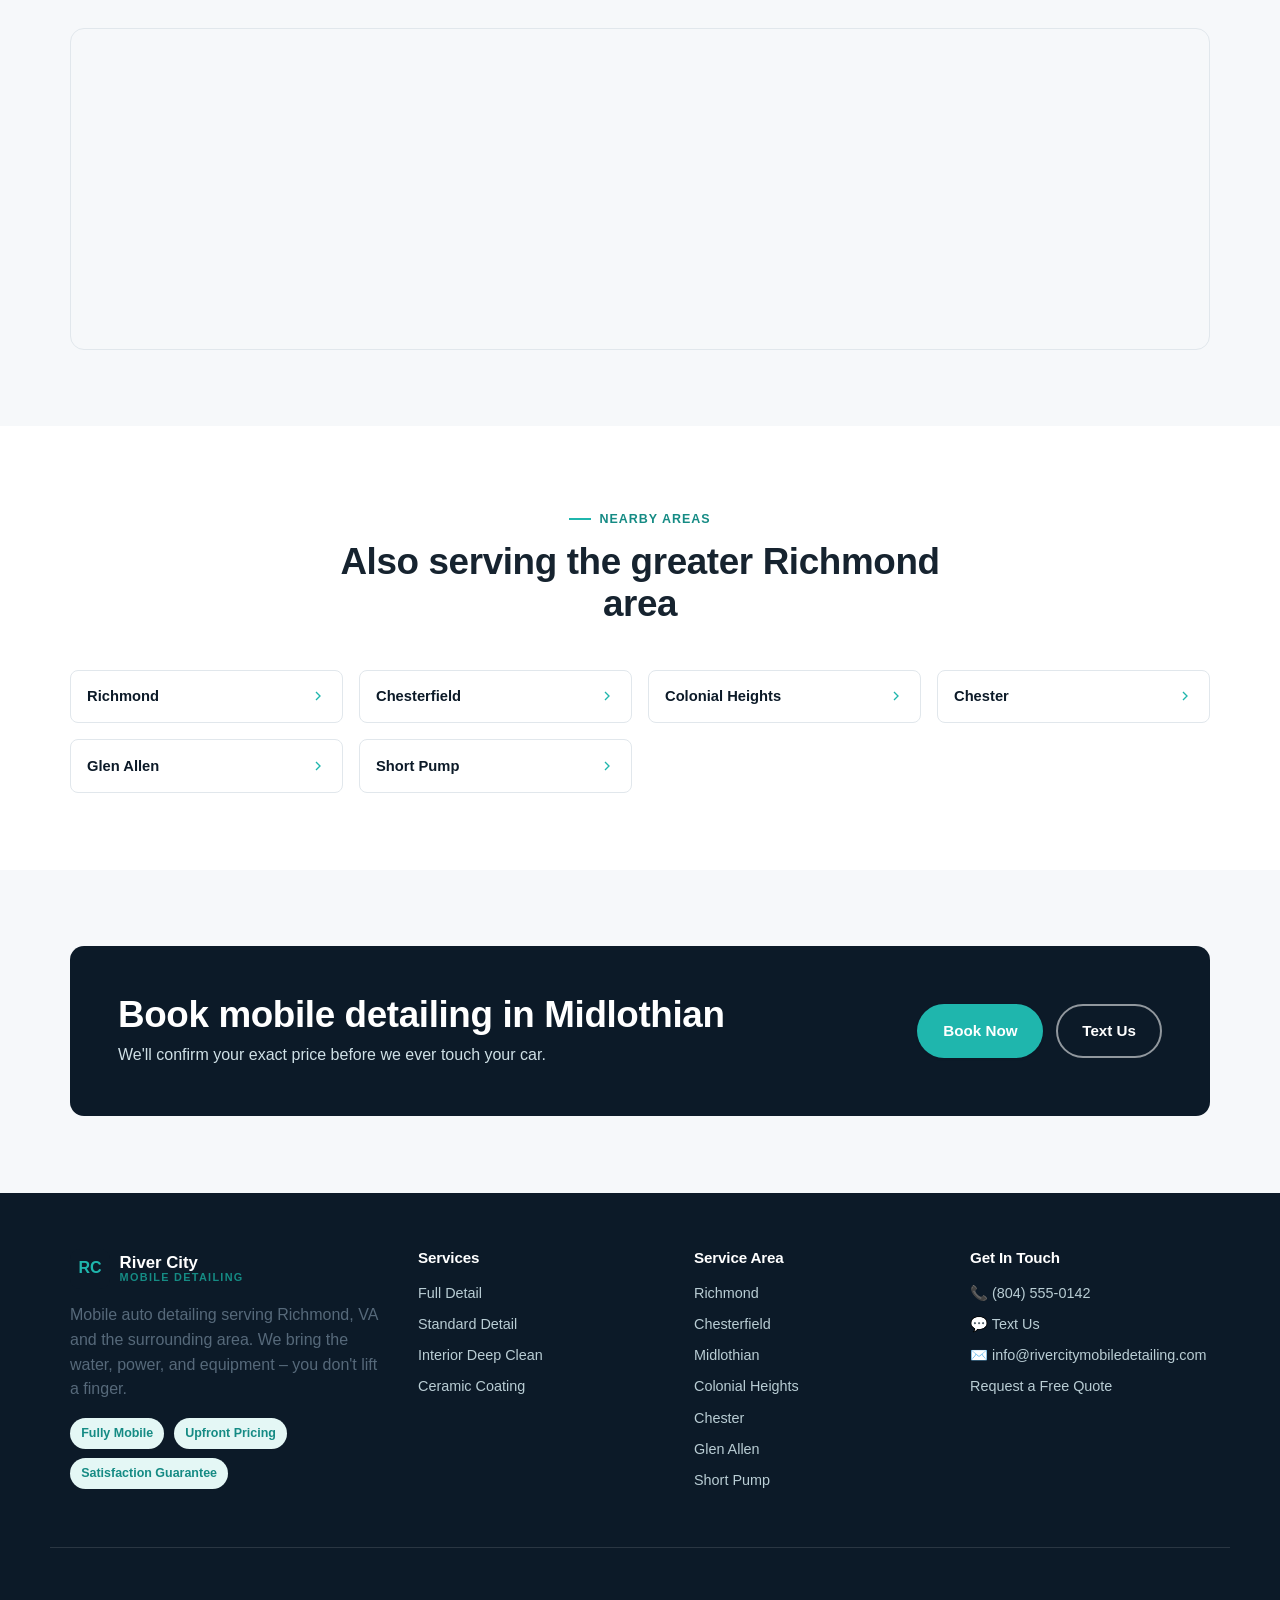
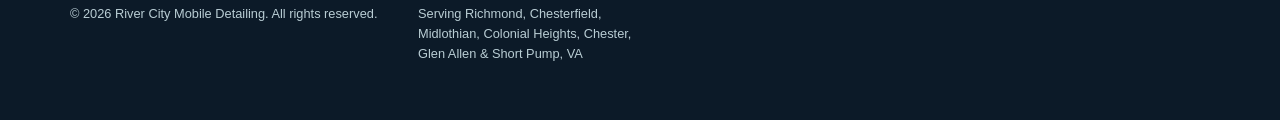
<file: areas/midlothian.html>
<!DOCTYPE html>
<html lang="en">
<head>
<meta charset="UTF-8">
<meta name="viewport" content="width=device-width, initial-scale=1.0">
<title>Mobile Detailing in Midlothian, VA | River City Mobile Detailing</title>
<meta name="description" content="Mobile car detailing in Midlothian, VA. Full details, interior deep cleans, and ceramic coating – delivered to your driveway. Upfront pricing, no drop-off.">
<meta property="og:type" content="website">
<meta property="og:title" content="Mobile Detailing in Midlothian, VA | River City Mobile Detailing">
<meta property="og:description" content="Mobile car detailing in Midlothian, VA. Full details, interior deep cleans, and ceramic coating – delivered to your driveway. Upfront pricing, no drop-off.">
<meta property="og:url" content="https://www.rivercitymobiledetailing.com/areas/midlothian.html">
<meta property="og:image" content="https://www.rivercitymobiledetailing.com/images/og-image.jpg">
<meta property="og:site_name" content="River City Mobile Detailing">
<meta name="twitter:card" content="summary_large_image">
<meta name="twitter:title" content="Mobile Detailing in Midlothian, VA | River City Mobile Detailing">
<meta name="twitter:description" content="Mobile car detailing in Midlothian, VA. Full details, interior deep cleans, and ceramic coating – delivered to your driveway. Upfront pricing, no drop-off.">
<meta name="twitter:image" content="https://www.rivercitymobiledetailing.com/images/og-image.jpg">
<link rel="icon" href="data:image/svg+xml,%3Csvg xmlns='http://www.w3.org/2000/svg' viewBox='0 0 64 64'%3E%3Crect width='64' height='64' rx='14' fill='%230c1a28'/%3E%3Ctext x='32' y='43' font-family='Arial,Helvetica,sans-serif' font-weight='700' font-size='26' fill='%231fb6ad' text-anchor='middle'%3ERC%3C/text%3E%3C/svg%3E">
<link rel="canonical" href="https://www.rivercitymobiledetailing.com/areas/midlothian.html">
<link rel="stylesheet" href="../css/style.css?v=6">
<script type="application/ld+json">
{
  "@context": "https://schema.org",
  "@type": "BreadcrumbList",
  "itemListElement": [
    {
      "@type": "ListItem",
      "position": 1,
      "name": "Home",
      "item": "https://www.rivercitymobiledetailing.com/"
    },
    {
      "@type": "ListItem",
      "position": 2,
      "name": "Service Area",
      "item": "https://www.rivercitymobiledetailing.com/#service-area"
    },
    {
      "@type": "ListItem",
      "position": 3,
      "name": "Midlothian"
    }
  ]
}
</script>
<script type="application/ld+json">
{
  "@context": "https://schema.org",
  "@type": "AutoDetailing",
  "name": "River City Mobile Detailing – Midlothian, VA",
  "description": "Mobile car detailing serving Midlothian, VA – full details, interior deep cleans, and ceramic coating, delivered to your home or office as part of our Greater Richmond, VA service area.",
  "telephone": "+1-804-555-0142",
  "priceRange": "$$",
  "url": "https://www.rivercitymobiledetailing.com/areas/midlothian.html",
  "areaServed": [
    { "@type": "City", "name": "Midlothian", "containedInPlace": { "@type": "AdministrativeArea", "name": "Virginia" } },
    "Greater Richmond, VA"
  ],
  "makesOffer": [
    { "@type": "Offer", "itemOffered": { "@type": "Service", "name": "Standard Detail" }, "priceCurrency": "USD", "price": "160" },
    { "@type": "Offer", "itemOffered": { "@type": "Service", "name": "Interior Only Deep Clean" }, "priceCurrency": "USD", "price": "200" },
    { "@type": "Offer", "itemOffered": { "@type": "Service", "name": "Full Detail" }, "priceCurrency": "USD", "price": "320" },
    { "@type": "Offer", "itemOffered": { "@type": "Service", "name": "Ceramic Coating" }, "priceCurrency": "USD", "price": "500" }
  ]
}
</script>
</head>
<body>
<a class="skip-link" href="#main">Skip to content</a>

<div class="utility-bar">
  <div class="container">
    <span>Mobile detailing that comes to you – Richmond &amp; surrounding areas</span>
    <a href="tel:+18045550142">📞 (804) 555-0142</a>
  </div>
</div>

<header class="site-header">
  <div class="container nav-row">
    <a href="../index.html" class="logo">
      <img class="logo-img" src="../images/logo.jpg" alt="River City Mobile Detailing">
    </a>
    <nav class="main-nav" data-nav aria-label="Primary">
  <button class="nav-close" type="button" data-nav-close aria-label="Close menu">
    <svg viewBox="0 0 24 24" fill="none" stroke="currentColor" stroke-width="2"><path d="M6 6l12 12M18 6L6 18"/></svg>
  </button>
  <ul class="nav-list">
    <li><a href="../index.html">Home</a></li>
    <li class="nav-group">
      <span class="nav-group-label">Services <svg class="chevron" viewBox="0 0 24 24" fill="none" stroke="currentColor" stroke-width="2"><path d="M6 9l6 6 6-6"/></svg></span>
      <ul class="nav-sub">
        <li><a href="../services/full-detail.html">Full Detail</a></li>
        <li><a href="../services/standard-detail.html">Standard Detail</a></li>
        <li><a href="../services/interior-deep-clean.html">Interior Deep Clean</a></li>
        <li><a href="../services/ceramic-coating.html">Ceramic Coating</a></li>
      </ul>
    </li>
    <li class="nav-group is-open">
      <span class="nav-group-label">Service Area <svg class="chevron" viewBox="0 0 24 24" fill="none" stroke="currentColor" stroke-width="2"><path d="M6 9l6 6 6-6"/></svg></span>
      <ul class="nav-sub">
        <li><a href="richmond.html">Richmond</a></li>
        <li><a href="chesterfield.html">Chesterfield</a></li>
        <li><a href="midlothian.html">Midlothian</a></li>
        <li><a href="colonial-heights.html">Colonial Heights</a></li>
        <li><a href="chester.html">Chester</a></li>
        <li><a href="glen-allen.html">Glen Allen</a></li>
        <li><a href="short-pump.html">Short Pump</a></li>
      </ul>
    </li>
    <li><a href="../about.html">About</a></li>
    <li><a href="../reviews.html">Reviews</a></li>
    <li><a href="../contact.html">Contact</a></li>
  </ul>
  <div class="nav-cta">
    <a class="btn btn-outline btn-block" href="sms:+18045550142">Text Us</a>
    <a class="btn btn-primary btn-block" href="../contact.html">Book Now</a>
  </div>
</nav>
    <div class="nav-actions">
      <a class="btn btn-outline btn-sm" href="tel:+18045550142">Call Now</a>
      <button class="nav-toggle" type="button" data-nav-toggle aria-label="Open menu">
        <svg viewBox="0 0 24 24" fill="none" stroke="currentColor" stroke-width="2"><path d="M3 6h18M3 12h18M3 18h18"/></svg>
      </button>
    </div>
  </div>
</header>
<div class="nav-overlay" data-nav-overlay></div>

<main id="main">

  <section class="page-hero">
    <div class="container">
      <div class="breadcrumbs"><a href="../index.html">Home</a> / <a href="../index.html#service-area">Service Area</a> / Midlothian</div>
      <h1>Mobile Detailing in Midlothian, VA</h1>
      <p class="lede muted" style="color:#cfe0e6">Full details, interior deep cleans, and ceramic coating – delivered right to your Midlothian driveway.</p>
      <div class="hero-ctas">
        <a class="btn btn-primary" href="../contact.html">Book Now</a>
        <a class="btn btn-ghost" href="tel:+18045550142">Call (804) 555-0142</a>
      </div>
    </div>
  </section>

  <section>
    <div class="container">
      <div class="two-col-layout">
        <div>
          <span class="eyebrow">Serving Midlothian</span>
          <h2>Your driveway, our detail shop</h2>
          <p>Midlothian's mix of established neighborhoods and newer developments means a lot of driveways – and we'd rather bring the detail to yours than have you sit in a waiting room across town.</p>
          <p>We handle everything from a quick Standard Detail before a weekend trip to a full ceramic coating on a new SUV, all without you leaving Midlothian.</p>
          <div class="badge-list">
            <span>Fully Mobile</span><span>Upfront Pricing</span><span>Flexible Scheduling</span>
          </div>
        </div>
        <div class="img-slot" style="--ar:4/3">
          <img src="../images/area-midlothian.jpg" alt="Mobile car detailing service in Midlothian, VA" loading="lazy">
          <span class="img-slot-label">Replace: images/area-midlothian.jpg (900×675px)</span>
        </div>
      </div>
    </div>
  </section>

  <section class="section-alt">
    <div class="container">
      <div class="section-head center">
        <span class="eyebrow">Popular in Midlothian</span>
        <h2>Packages Midlothian customers book most</h2>
      </div>
      <div class="packages-grid" style="grid-template-columns:repeat(auto-fit,minmax(220px,1fr))">
        <div class="feature-card"><h3>Standard Detail</h3><p class="package-price" style="font-size:1.4rem">From $160</p><a class="btn btn-outline btn-sm" href="../services/standard-detail.html">View Package</a></div>
        <div class="feature-card"><h3>Interior Deep Clean</h3><p class="package-price" style="font-size:1.4rem">From $200</p><a class="btn btn-outline btn-sm" href="../services/interior-deep-clean.html">View Package</a></div>
        <div class="feature-card"><h3>Full Detail</h3><p class="package-price" style="font-size:1.4rem">From $320</p><a class="btn btn-outline btn-sm" href="../services/full-detail.html">View Package</a></div>
        <div class="feature-card"><h3>Ceramic Coating</h3><p class="package-price" style="font-size:1.4rem">From $500</p><a class="btn btn-outline btn-sm" href="../services/ceramic-coating.html">View Package</a></div>
      </div>
    </div>
  </section>

  <section>
    <div class="container">
      <div class="section-head center">
        <span class="eyebrow">Coverage Map</span>
        <h2>Midlothian, VA service area</h2>
      </div>
      <div style="border-radius:var(--radius);overflow:hidden;border:1px solid var(--border)">
        <iframe title="River City Mobile Detailing service map – Midlothian, VA" src="https://www.google.com/maps?q=Midlothian,VA&output=embed" width="100%" height="320" style="border:0;display:block" loading="lazy" referrerpolicy="no-referrer-when-downgrade"></iframe>
      </div>
    </div>
  </section>

  <section class="section-alt">
    <div class="container">
      <div class="section-head center">
        <span class="eyebrow">Nearby Areas</span>
        <h2>Also serving the greater Richmond area</h2>
      </div>
      <div class="area-grid">
        <a class="area-chip" href="richmond.html">Richmond <svg viewBox="0 0 24 24" fill="none" stroke="currentColor" stroke-width="2"><path d="M9 18l6-6-6-6"/></svg></a>
        <a class="area-chip" href="chesterfield.html">Chesterfield <svg viewBox="0 0 24 24" fill="none" stroke="currentColor" stroke-width="2"><path d="M9 18l6-6-6-6"/></svg></a>
        <a class="area-chip" href="colonial-heights.html">Colonial Heights <svg viewBox="0 0 24 24" fill="none" stroke="currentColor" stroke-width="2"><path d="M9 18l6-6-6-6"/></svg></a>
        <a class="area-chip" href="chester.html">Chester <svg viewBox="0 0 24 24" fill="none" stroke="currentColor" stroke-width="2"><path d="M9 18l6-6-6-6"/></svg></a>
        <a class="area-chip" href="glen-allen.html">Glen Allen <svg viewBox="0 0 24 24" fill="none" stroke="currentColor" stroke-width="2"><path d="M9 18l6-6-6-6"/></svg></a>
        <a class="area-chip" href="short-pump.html">Short Pump <svg viewBox="0 0 24 24" fill="none" stroke="currentColor" stroke-width="2"><path d="M9 18l6-6-6-6"/></svg></a>
      </div>
    </div>
  </section>

  <section>
    <div class="container">
      <div class="cta-band">
        <div>
          <h2>Book mobile detailing in Midlothian</h2>
          <p>We'll confirm your exact price before we ever touch your car.</p>
        </div>
        <div class="hero-ctas">
          <a class="btn btn-primary" href="../contact.html">Book Now</a>
          <a class="btn btn-ghost" href="sms:+18045550142">Text Us</a>
        </div>
      </div>
    </div>
  </section>

</main>

<footer class="site-footer">
  <div class="container">
    <div>
      <div class="footer-logo">
        <span class="logo-mark">RC</span>
        <span class="logo-text"><strong style="color:#fff">River City</strong><span>Mobile Detailing</span></span>
      </div>
      <p class="muted">Mobile auto detailing serving Richmond, VA and the surrounding area. We bring the water, power, and equipment – you don't lift a finger.</p>
      <div class="badge-list">
        <span>Fully Mobile</span><span>Upfront Pricing</span><span>Satisfaction Guarantee</span>
      </div>
    </div>
    <div>
      <h4>Services</h4>
      <div class="footer-links">
        <a href="../services/full-detail.html">Full Detail</a>
        <a href="../services/standard-detail.html">Standard Detail</a>
        <a href="../services/interior-deep-clean.html">Interior Deep Clean</a>
        <a href="../services/ceramic-coating.html">Ceramic Coating</a>
      </div>
    </div>
    <div>
      <h4>Service Area</h4>
      <div class="footer-links">
        <a href="richmond.html">Richmond</a>
        <a href="chesterfield.html">Chesterfield</a>
        <a href="midlothian.html">Midlothian</a>
        <a href="colonial-heights.html">Colonial Heights</a>
        <a href="chester.html">Chester</a>
        <a href="glen-allen.html">Glen Allen</a>
        <a href="short-pump.html">Short Pump</a>
      </div>
    </div>
    <div>
      <h4>Get In Touch</h4>
      <div class="footer-links">
        <a href="tel:+18045550142">📞 (804) 555-0142</a>
        <a href="sms:+18045550142">💬 Text Us</a>
        <a href="mailto:info@rivercitymobiledetailing.com">✉️ info@rivercitymobiledetailing.com</a>
        <a href="../contact.html">Request a Free Quote</a>
      </div>
    </div>
  </div>
  <div class="container footer-bottom">
    <span>© <span data-year></span> River City Mobile Detailing. All rights reserved.</span>
    <span>Serving Richmond, Chesterfield, Midlothian, Colonial Heights, Chester, Glen Allen &amp; Short Pump, VA</span>
  </div>
</footer>

<div class="mobile-action-bar">
  <a href="tel:+18045550142"><svg viewBox="0 0 24 24" fill="none" stroke="currentColor" stroke-width="2"><path d="M22 16.92v3a2 2 0 0 1-2.18 2 19.79 19.79 0 0 1-8.63-3.07 19.5 19.5 0 0 1-6-6 19.79 19.79 0 0 1-3.07-8.67A2 2 0 0 1 4.11 2h3a2 2 0 0 1 2 1.72c.12.9.34 1.79.65 2.65a2 2 0 0 1-.45 2.11L8.09 9.91a16 16 0 0 0 6 6l1.43-1.27a2 2 0 0 1 2.11-.45c.86.31 1.75.53 2.65.65A2 2 0 0 1 22 16.92z"/></svg>Call</a>
  <a href="sms:+18045550142"><svg viewBox="0 0 24 24" fill="none" stroke="currentColor" stroke-width="2"><path d="M21 15a2 2 0 0 1-2 2H7l-4 4V5a2 2 0 0 1 2-2h14a2 2 0 0 1 2 2Z"/></svg>Text</a>
  <a href="../contact.html"><svg viewBox="0 0 24 24" fill="none" stroke="currentColor" stroke-width="2"><path d="M8 2v4M16 2v4M3 10h18M5 4h14a2 2 0 0 1 2 2v14a2 2 0 0 1-2 2H5a2 2 0 0 1-2-2V6a2 2 0 0 1 2-2Z"/></svg>Book Now</a>
</div>

<script src="../js/main.js"></script>
</body>
</html>
</file>
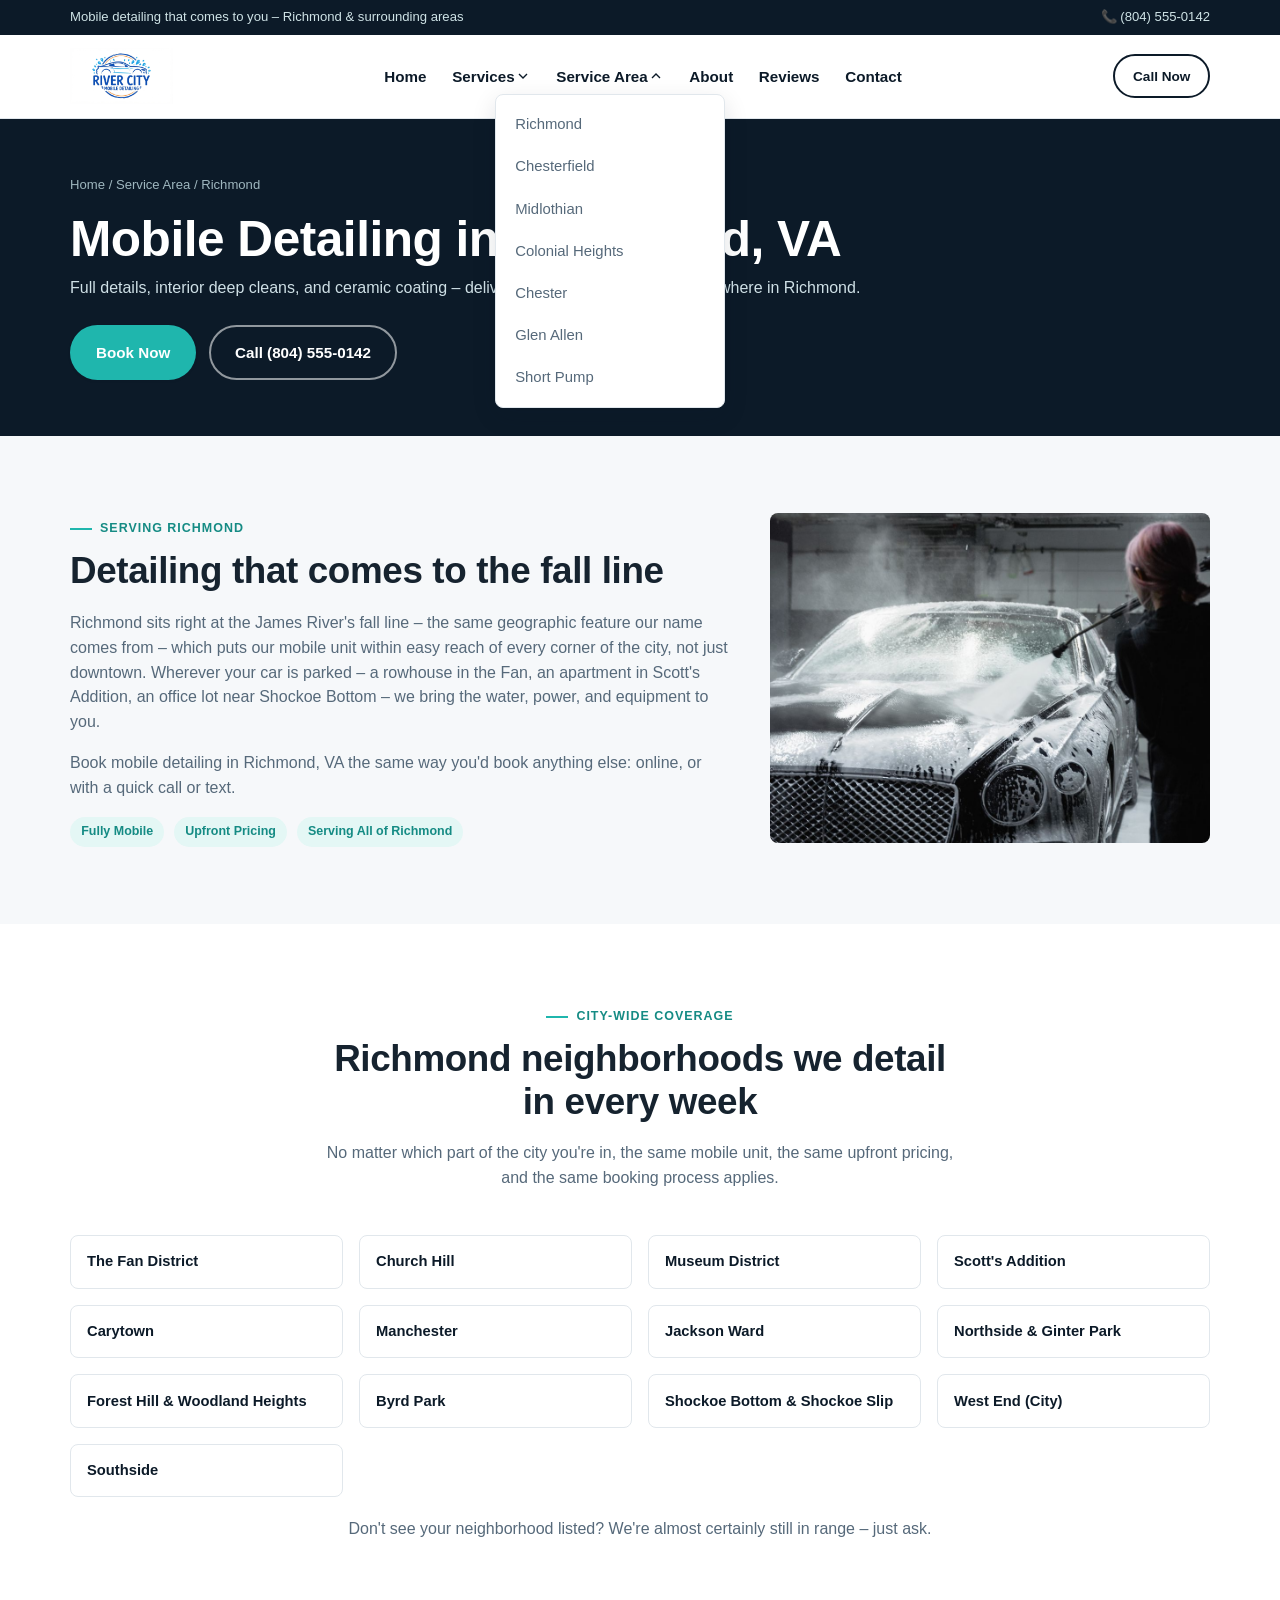
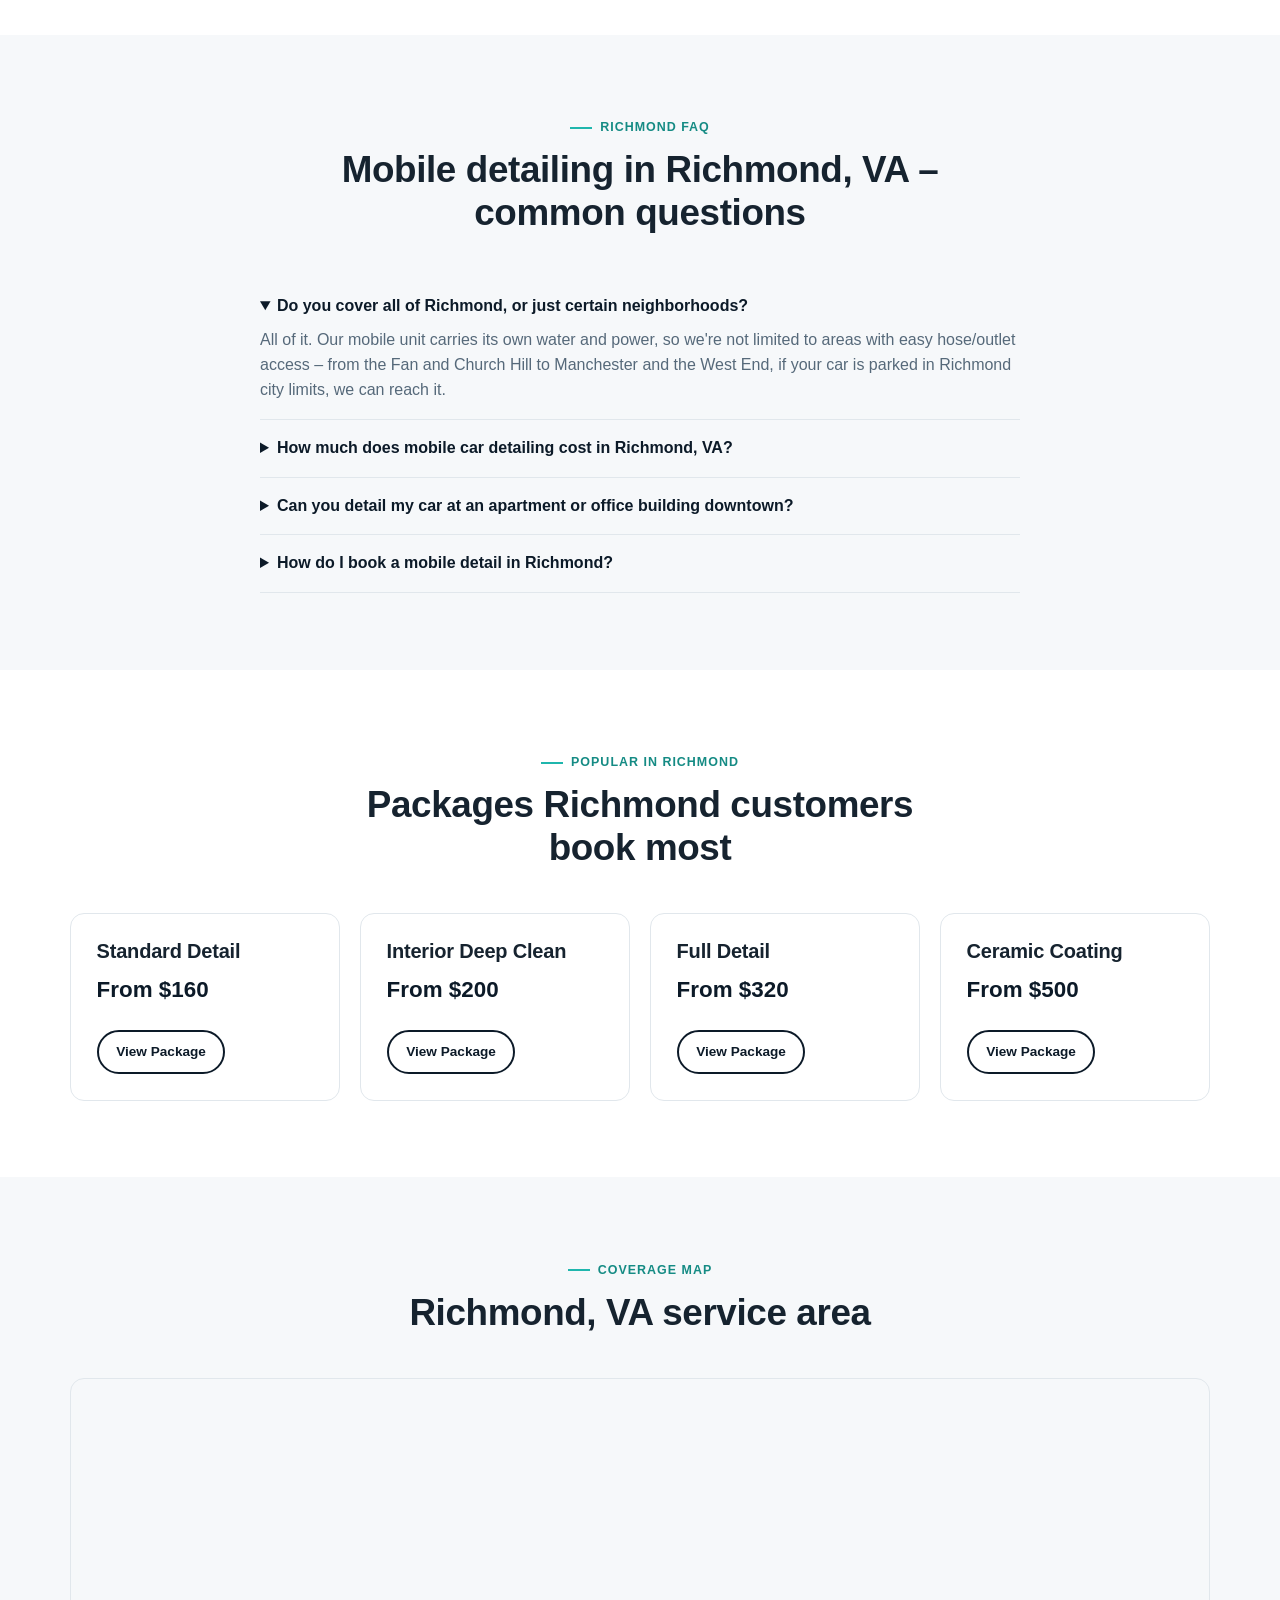
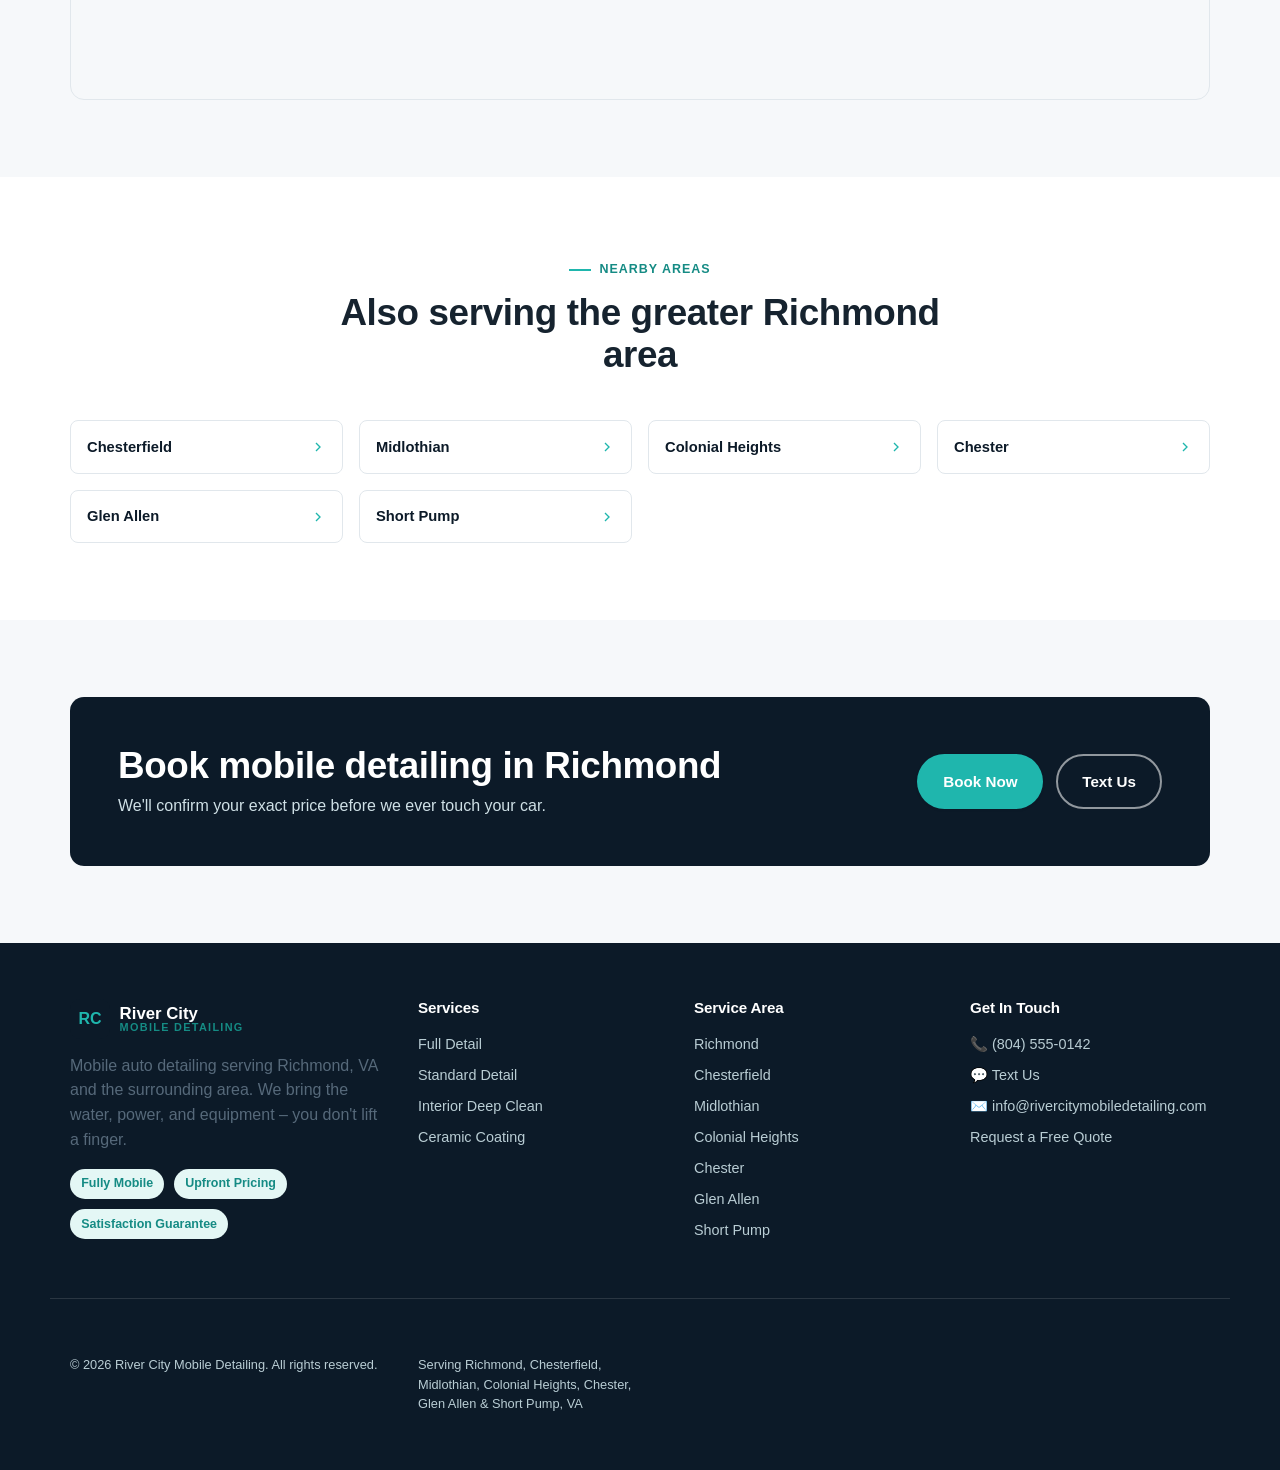
<file: areas/richmond.html>
<!DOCTYPE html>
<html lang="en">
<head>
<meta charset="UTF-8">
<meta name="viewport" content="width=device-width, initial-scale=1.0">
<title>Mobile Detailing in Richmond, VA | River City Mobile Detailing</title>
<meta name="description" content="Mobile car detailing in Richmond, VA. Full details, interior deep cleans, and ceramic coating – we come to your home or office. Upfront pricing, no drop-off.">
<meta property="og:type" content="website">
<meta property="og:title" content="Mobile Detailing in Richmond, VA | River City Mobile Detailing">
<meta property="og:description" content="Mobile car detailing in Richmond, VA. Full details, interior deep cleans, and ceramic coating – we come to your home or office. Upfront pricing, no drop-off.">
<meta property="og:url" content="https://www.rivercitymobiledetailing.com/areas/richmond.html">
<meta property="og:image" content="https://www.rivercitymobiledetailing.com/images/og-image.jpg">
<meta property="og:site_name" content="River City Mobile Detailing">
<meta name="twitter:card" content="summary_large_image">
<meta name="twitter:title" content="Mobile Detailing in Richmond, VA | River City Mobile Detailing">
<meta name="twitter:description" content="Mobile car detailing in Richmond, VA. Full details, interior deep cleans, and ceramic coating – we come to your home or office. Upfront pricing, no drop-off.">
<meta name="twitter:image" content="https://www.rivercitymobiledetailing.com/images/og-image.jpg">
<link rel="icon" href="data:image/svg+xml,%3Csvg xmlns='http://www.w3.org/2000/svg' viewBox='0 0 64 64'%3E%3Crect width='64' height='64' rx='14' fill='%230c1a28'/%3E%3Ctext x='32' y='43' font-family='Arial,Helvetica,sans-serif' font-weight='700' font-size='26' fill='%231fb6ad' text-anchor='middle'%3ERC%3C/text%3E%3C/svg%3E">
<link rel="canonical" href="https://www.rivercitymobiledetailing.com/areas/richmond.html">
<link rel="stylesheet" href="../css/style.css?v=6">
<script type="application/ld+json">
{
  "@context": "https://schema.org",
  "@type": "BreadcrumbList",
  "itemListElement": [
    {
      "@type": "ListItem",
      "position": 1,
      "name": "Home",
      "item": "https://www.rivercitymobiledetailing.com/"
    },
    {
      "@type": "ListItem",
      "position": 2,
      "name": "Service Area",
      "item": "https://www.rivercitymobiledetailing.com/#service-area"
    },
    {
      "@type": "ListItem",
      "position": 3,
      "name": "Richmond"
    }
  ]
}
</script>
<script type="application/ld+json">
{
  "@context": "https://schema.org",
  "@type": "AutoDetailing",
  "name": "River City Mobile Detailing – Richmond, VA",
  "description": "Mobile car detailing serving all of Richmond, VA – the Fan, Church Hill, Museum District, Scott's Addition, Carytown, Manchester, Jackson Ward, Northside, Forest Hill, Byrd Park, Shockoe Bottom, the West End, and Southside.",
  "telephone": "+1-804-555-0142",
  "priceRange": "$$",
  "url": "https://www.rivercitymobiledetailing.com/areas/richmond.html",
  "areaServed": [
    { "@type": "City", "name": "Richmond", "containedInPlace": { "@type": "AdministrativeArea", "name": "Virginia" } },
    "The Fan District, Richmond VA",
    "Church Hill, Richmond VA",
    "Museum District, Richmond VA",
    "Scott's Addition, Richmond VA",
    "Carytown, Richmond VA",
    "Manchester, Richmond VA",
    "Jackson Ward, Richmond VA",
    "Northside, Richmond VA",
    "Ginter Park, Richmond VA",
    "Forest Hill, Richmond VA",
    "Woodland Heights, Richmond VA",
    "Byrd Park, Richmond VA",
    "Shockoe Bottom, Richmond VA",
    "Shockoe Slip, Richmond VA",
    "West End, Richmond VA",
    "Southside, Richmond VA"
  ],
  "makesOffer": [
    { "@type": "Offer", "itemOffered": { "@type": "Service", "name": "Standard Detail" }, "priceCurrency": "USD", "price": "160" },
    { "@type": "Offer", "itemOffered": { "@type": "Service", "name": "Interior Only Deep Clean" }, "priceCurrency": "USD", "price": "200" },
    { "@type": "Offer", "itemOffered": { "@type": "Service", "name": "Full Detail" }, "priceCurrency": "USD", "price": "320" },
    { "@type": "Offer", "itemOffered": { "@type": "Service", "name": "Ceramic Coating" }, "priceCurrency": "USD", "price": "500" }
  ]
}
</script>
<script type="application/ld+json">
{
  "@context": "https://schema.org",
  "@type": "FAQPage",
  "mainEntity": [
    {
      "@type": "Question",
      "name": "Do you cover all of Richmond, or just certain neighborhoods?",
      "acceptedAnswer": { "@type": "Answer", "text": "All of it. Our mobile unit carries its own water and power, so we're not limited to areas with easy hose/outlet access – from the Fan and Church Hill to Manchester and the West End, if your car is parked in Richmond city limits, we can reach it." }
    },
    {
      "@type": "Question",
      "name": "How much does mobile car detailing cost in Richmond, VA?",
      "acceptedAnswer": { "@type": "Answer", "text": "Standard Detail starts at $160, Interior Only Deep Clean at $200, a Full Detail at $320, and Ceramic Coating at $500 – all sedan/coupe base rates. SUVs, trucks, and minivans run roughly 20–40% higher. Your exact price is confirmed before we start." }
    },
    {
      "@type": "Question",
      "name": "Can you detail my car at an apartment or office building downtown?",
      "acceptedAnswer": { "@type": "Answer", "text": "In most cases, yes. Let us know your parking situation when you book (surface lot, parking garage, street parking) and we'll confirm we can set up there before your appointment." }
    },
    {
      "@type": "Question",
      "name": "How do I book a mobile detail in Richmond?",
      "acceptedAnswer": { "@type": "Answer", "text": "Use the live calendar on our booking page to grab an open slot, or call/text us at (804) 555-0142 and we'll get you scheduled directly." }
    }
  ]
}
</script>
</head>
<body>
<a class="skip-link" href="#main">Skip to content</a>

<div class="utility-bar">
  <div class="container">
    <span>Mobile detailing that comes to you – Richmond &amp; surrounding areas</span>
    <a href="tel:+18045550142">📞 (804) 555-0142</a>
  </div>
</div>

<header class="site-header">
  <div class="container nav-row">
    <a href="../index.html" class="logo">
      <img class="logo-img" src="../images/logo.jpg" alt="River City Mobile Detailing">
    </a>
    <nav class="main-nav" data-nav aria-label="Primary">
  <button class="nav-close" type="button" data-nav-close aria-label="Close menu">
    <svg viewBox="0 0 24 24" fill="none" stroke="currentColor" stroke-width="2"><path d="M6 6l12 12M18 6L6 18"/></svg>
  </button>
  <ul class="nav-list">
    <li><a href="../index.html">Home</a></li>
    <li class="nav-group">
      <span class="nav-group-label">Services <svg class="chevron" viewBox="0 0 24 24" fill="none" stroke="currentColor" stroke-width="2"><path d="M6 9l6 6 6-6"/></svg></span>
      <ul class="nav-sub">
        <li><a href="../services/full-detail.html">Full Detail</a></li>
        <li><a href="../services/standard-detail.html">Standard Detail</a></li>
        <li><a href="../services/interior-deep-clean.html">Interior Deep Clean</a></li>
        <li><a href="../services/ceramic-coating.html">Ceramic Coating</a></li>
      </ul>
    </li>
    <li class="nav-group is-open">
      <span class="nav-group-label">Service Area <svg class="chevron" viewBox="0 0 24 24" fill="none" stroke="currentColor" stroke-width="2"><path d="M6 9l6 6 6-6"/></svg></span>
      <ul class="nav-sub">
        <li><a href="richmond.html">Richmond</a></li>
        <li><a href="chesterfield.html">Chesterfield</a></li>
        <li><a href="midlothian.html">Midlothian</a></li>
        <li><a href="colonial-heights.html">Colonial Heights</a></li>
        <li><a href="chester.html">Chester</a></li>
        <li><a href="glen-allen.html">Glen Allen</a></li>
        <li><a href="short-pump.html">Short Pump</a></li>
      </ul>
    </li>
    <li><a href="../about.html">About</a></li>
    <li><a href="../reviews.html">Reviews</a></li>
    <li><a href="../contact.html">Contact</a></li>
  </ul>
  <div class="nav-cta">
    <a class="btn btn-outline btn-block" href="sms:+18045550142">Text Us</a>
    <a class="btn btn-primary btn-block" href="../contact.html">Book Now</a>
  </div>
</nav>
    <div class="nav-actions">
      <a class="btn btn-outline btn-sm" href="tel:+18045550142">Call Now</a>
      <button class="nav-toggle" type="button" data-nav-toggle aria-label="Open menu">
        <svg viewBox="0 0 24 24" fill="none" stroke="currentColor" stroke-width="2"><path d="M3 6h18M3 12h18M3 18h18"/></svg>
      </button>
    </div>
  </div>
</header>
<div class="nav-overlay" data-nav-overlay></div>

<main id="main">

  <section class="page-hero">
    <div class="container">
      <div class="breadcrumbs"><a href="../index.html">Home</a> / <a href="../index.html#service-area">Service Area</a> / Richmond</div>
      <h1>Mobile Detailing in Richmond, VA</h1>
      <p class="lede muted" style="color:#cfe0e6">Full details, interior deep cleans, and ceramic coating – delivered to your home or office anywhere in Richmond.</p>
      <div class="hero-ctas">
        <a class="btn btn-primary" href="../contact.html">Book Now</a>
        <a class="btn btn-ghost" href="tel:+18045550142">Call (804) 555-0142</a>
      </div>
    </div>
  </section>

  <section>
    <div class="container">
      <div class="two-col-layout">
        <div>
          <span class="eyebrow">Serving Richmond</span>
          <h2>Detailing that comes to the fall line</h2>
          <p>Richmond sits right at the James River's fall line – the same geographic feature our name comes from – which puts our mobile unit within easy reach of every corner of the city, not just downtown. Wherever your car is parked – a rowhouse in the Fan, an apartment in Scott's Addition, an office lot near Shockoe Bottom – we bring the water, power, and equipment to you.</p>
          <p>Book mobile detailing in Richmond, VA the same way you'd book anything else: online, or with a quick call or text.</p>
          <div class="badge-list">
            <span>Fully Mobile</span><span>Upfront Pricing</span><span>Serving All of Richmond</span>
          </div>
        </div>
        <div class="img-slot" style="--ar:4/3">
          <img src="../images/area-richmond.jpg" alt="Mobile car detailing service in Richmond, VA" loading="lazy">
          <span class="img-slot-label">Replace: images/area-richmond.jpg (900×675px)</span>
        </div>
      </div>
    </div>
  </section>

  <section class="section-alt">
    <div class="container">
      <div class="section-head center">
        <span class="eyebrow">City-Wide Coverage</span>
        <h2>Richmond neighborhoods we detail in every week</h2>
        <p>No matter which part of the city you're in, the same mobile unit, the same upfront pricing, and the same booking process applies.</p>
      </div>
      <div class="area-grid">
        <span class="area-chip">The Fan District</span>
        <span class="area-chip">Church Hill</span>
        <span class="area-chip">Museum District</span>
        <span class="area-chip">Scott's Addition</span>
        <span class="area-chip">Carytown</span>
        <span class="area-chip">Manchester</span>
        <span class="area-chip">Jackson Ward</span>
        <span class="area-chip">Northside &amp; Ginter Park</span>
        <span class="area-chip">Forest Hill &amp; Woodland Heights</span>
        <span class="area-chip">Byrd Park</span>
        <span class="area-chip">Shockoe Bottom &amp; Shockoe Slip</span>
        <span class="area-chip">West End (City)</span>
        <span class="area-chip">Southside</span>
      </div>
      <p class="muted text-center" style="margin-top:1.25rem">Don't see your neighborhood listed? We're almost certainly still in range – <a href="../contact.html">just ask</a>.</p>
    </div>
  </section>

  <section>
    <div class="container">
      <div class="section-head center">
        <span class="eyebrow">Richmond FAQ</span>
        <h2>Mobile detailing in Richmond, VA – common questions</h2>
      </div>
      <div style="max-width:760px;margin-inline:auto">
        <details class="faq-item" open>
          <summary>Do you cover all of Richmond, or just certain neighborhoods?</summary>
          <p>All of it. Our mobile unit carries its own water and power, so we're not limited to areas with easy hose/outlet access – from the Fan and Church Hill to Manchester and the West End, if your car is parked in Richmond city limits, we can reach it.</p>
        </details>
        <details class="faq-item">
          <summary>How much does mobile car detailing cost in Richmond, VA?</summary>
          <p>Standard Detail starts at $160, Interior Only Deep Clean at $200, a Full Detail at $320, and Ceramic Coating at $500 – all sedan/coupe base rates. SUVs, trucks, and minivans run roughly 20–40% higher. Your exact price is confirmed before we start.</p>
        </details>
        <details class="faq-item">
          <summary>Can you detail my car at an apartment or office building downtown?</summary>
          <p>In most cases, yes. Let us know your parking situation when you book (surface lot, parking garage, street parking) and we'll confirm we can set up there before your appointment.</p>
        </details>
        <details class="faq-item">
          <summary>How do I book a mobile detail in Richmond?</summary>
          <p>Use the live calendar on our <a href="../contact.html">booking page</a> to grab an open slot, or call/text us at <a href="tel:+18045550142">(804) 555-0142</a> and we'll get you scheduled directly.</p>
        </details>
      </div>
    </div>
  </section>

  <section class="section-alt">
    <div class="container">
      <div class="section-head center">
        <span class="eyebrow">Popular in Richmond</span>
        <h2>Packages Richmond customers book most</h2>
      </div>
      <div class="packages-grid" style="grid-template-columns:repeat(auto-fit,minmax(220px,1fr))">
        <div class="feature-card"><h3>Standard Detail</h3><p class="package-price" style="font-size:1.4rem">From $160</p><a class="btn btn-outline btn-sm" href="../services/standard-detail.html">View Package</a></div>
        <div class="feature-card"><h3>Interior Deep Clean</h3><p class="package-price" style="font-size:1.4rem">From $200</p><a class="btn btn-outline btn-sm" href="../services/interior-deep-clean.html">View Package</a></div>
        <div class="feature-card"><h3>Full Detail</h3><p class="package-price" style="font-size:1.4rem">From $320</p><a class="btn btn-outline btn-sm" href="../services/full-detail.html">View Package</a></div>
        <div class="feature-card"><h3>Ceramic Coating</h3><p class="package-price" style="font-size:1.4rem">From $500</p><a class="btn btn-outline btn-sm" href="../services/ceramic-coating.html">View Package</a></div>
      </div>
    </div>
  </section>

  <section>
    <div class="container">
      <div class="section-head center">
        <span class="eyebrow">Coverage Map</span>
        <h2>Richmond, VA service area</h2>
      </div>
      <div style="border-radius:var(--radius);overflow:hidden;border:1px solid var(--border)">
        <iframe title="River City Mobile Detailing service map – Richmond, VA" src="https://www.google.com/maps?q=Richmond,VA&output=embed" width="100%" height="320" style="border:0;display:block" loading="lazy" referrerpolicy="no-referrer-when-downgrade"></iframe>
      </div>
    </div>
  </section>

  <section class="section-alt">
    <div class="container">
      <div class="section-head center">
        <span class="eyebrow">Nearby Areas</span>
        <h2>Also serving the greater Richmond area</h2>
      </div>
      <div class="area-grid">
        <a class="area-chip" href="chesterfield.html">Chesterfield <svg viewBox="0 0 24 24" fill="none" stroke="currentColor" stroke-width="2"><path d="M9 18l6-6-6-6"/></svg></a>
        <a class="area-chip" href="midlothian.html">Midlothian <svg viewBox="0 0 24 24" fill="none" stroke="currentColor" stroke-width="2"><path d="M9 18l6-6-6-6"/></svg></a>
        <a class="area-chip" href="colonial-heights.html">Colonial Heights <svg viewBox="0 0 24 24" fill="none" stroke="currentColor" stroke-width="2"><path d="M9 18l6-6-6-6"/></svg></a>
        <a class="area-chip" href="chester.html">Chester <svg viewBox="0 0 24 24" fill="none" stroke="currentColor" stroke-width="2"><path d="M9 18l6-6-6-6"/></svg></a>
        <a class="area-chip" href="glen-allen.html">Glen Allen <svg viewBox="0 0 24 24" fill="none" stroke="currentColor" stroke-width="2"><path d="M9 18l6-6-6-6"/></svg></a>
        <a class="area-chip" href="short-pump.html">Short Pump <svg viewBox="0 0 24 24" fill="none" stroke="currentColor" stroke-width="2"><path d="M9 18l6-6-6-6"/></svg></a>
      </div>
    </div>
  </section>

  <section>
    <div class="container">
      <div class="cta-band">
        <div>
          <h2>Book mobile detailing in Richmond</h2>
          <p>We'll confirm your exact price before we ever touch your car.</p>
        </div>
        <div class="hero-ctas">
          <a class="btn btn-primary" href="../contact.html">Book Now</a>
          <a class="btn btn-ghost" href="sms:+18045550142">Text Us</a>
        </div>
      </div>
    </div>
  </section>

</main>

<footer class="site-footer">
  <div class="container">
    <div>
      <div class="footer-logo">
        <span class="logo-mark">RC</span>
        <span class="logo-text"><strong style="color:#fff">River City</strong><span>Mobile Detailing</span></span>
      </div>
      <p class="muted">Mobile auto detailing serving Richmond, VA and the surrounding area. We bring the water, power, and equipment – you don't lift a finger.</p>
      <div class="badge-list">
        <span>Fully Mobile</span><span>Upfront Pricing</span><span>Satisfaction Guarantee</span>
      </div>
    </div>
    <div>
      <h4>Services</h4>
      <div class="footer-links">
        <a href="../services/full-detail.html">Full Detail</a>
        <a href="../services/standard-detail.html">Standard Detail</a>
        <a href="../services/interior-deep-clean.html">Interior Deep Clean</a>
        <a href="../services/ceramic-coating.html">Ceramic Coating</a>
      </div>
    </div>
    <div>
      <h4>Service Area</h4>
      <div class="footer-links">
        <a href="richmond.html">Richmond</a>
        <a href="chesterfield.html">Chesterfield</a>
        <a href="midlothian.html">Midlothian</a>
        <a href="colonial-heights.html">Colonial Heights</a>
        <a href="chester.html">Chester</a>
        <a href="glen-allen.html">Glen Allen</a>
        <a href="short-pump.html">Short Pump</a>
      </div>
    </div>
    <div>
      <h4>Get In Touch</h4>
      <div class="footer-links">
        <a href="tel:+18045550142">📞 (804) 555-0142</a>
        <a href="sms:+18045550142">💬 Text Us</a>
        <a href="mailto:info@rivercitymobiledetailing.com">✉️ info@rivercitymobiledetailing.com</a>
        <a href="../contact.html">Request a Free Quote</a>
      </div>
    </div>
  </div>
  <div class="container footer-bottom">
    <span>© <span data-year></span> River City Mobile Detailing. All rights reserved.</span>
    <span>Serving Richmond, Chesterfield, Midlothian, Colonial Heights, Chester, Glen Allen &amp; Short Pump, VA</span>
  </div>
</footer>

<div class="mobile-action-bar">
  <a href="tel:+18045550142"><svg viewBox="0 0 24 24" fill="none" stroke="currentColor" stroke-width="2"><path d="M22 16.92v3a2 2 0 0 1-2.18 2 19.79 19.79 0 0 1-8.63-3.07 19.5 19.5 0 0 1-6-6 19.79 19.79 0 0 1-3.07-8.67A2 2 0 0 1 4.11 2h3a2 2 0 0 1 2 1.72c.12.9.34 1.79.65 2.65a2 2 0 0 1-.45 2.11L8.09 9.91a16 16 0 0 0 6 6l1.43-1.27a2 2 0 0 1 2.11-.45c.86.31 1.75.53 2.65.65A2 2 0 0 1 22 16.92z"/></svg>Call</a>
  <a href="sms:+18045550142"><svg viewBox="0 0 24 24" fill="none" stroke="currentColor" stroke-width="2"><path d="M21 15a2 2 0 0 1-2 2H7l-4 4V5a2 2 0 0 1 2-2h14a2 2 0 0 1 2 2Z"/></svg>Text</a>
  <a href="../contact.html"><svg viewBox="0 0 24 24" fill="none" stroke="currentColor" stroke-width="2"><path d="M8 2v4M16 2v4M3 10h18M5 4h14a2 2 0 0 1 2 2v14a2 2 0 0 1-2 2H5a2 2 0 0 1-2-2V6a2 2 0 0 1 2-2Z"/></svg>Book Now</a>
</div>

<script src="../js/main.js"></script>
</body>
</html>
</file>
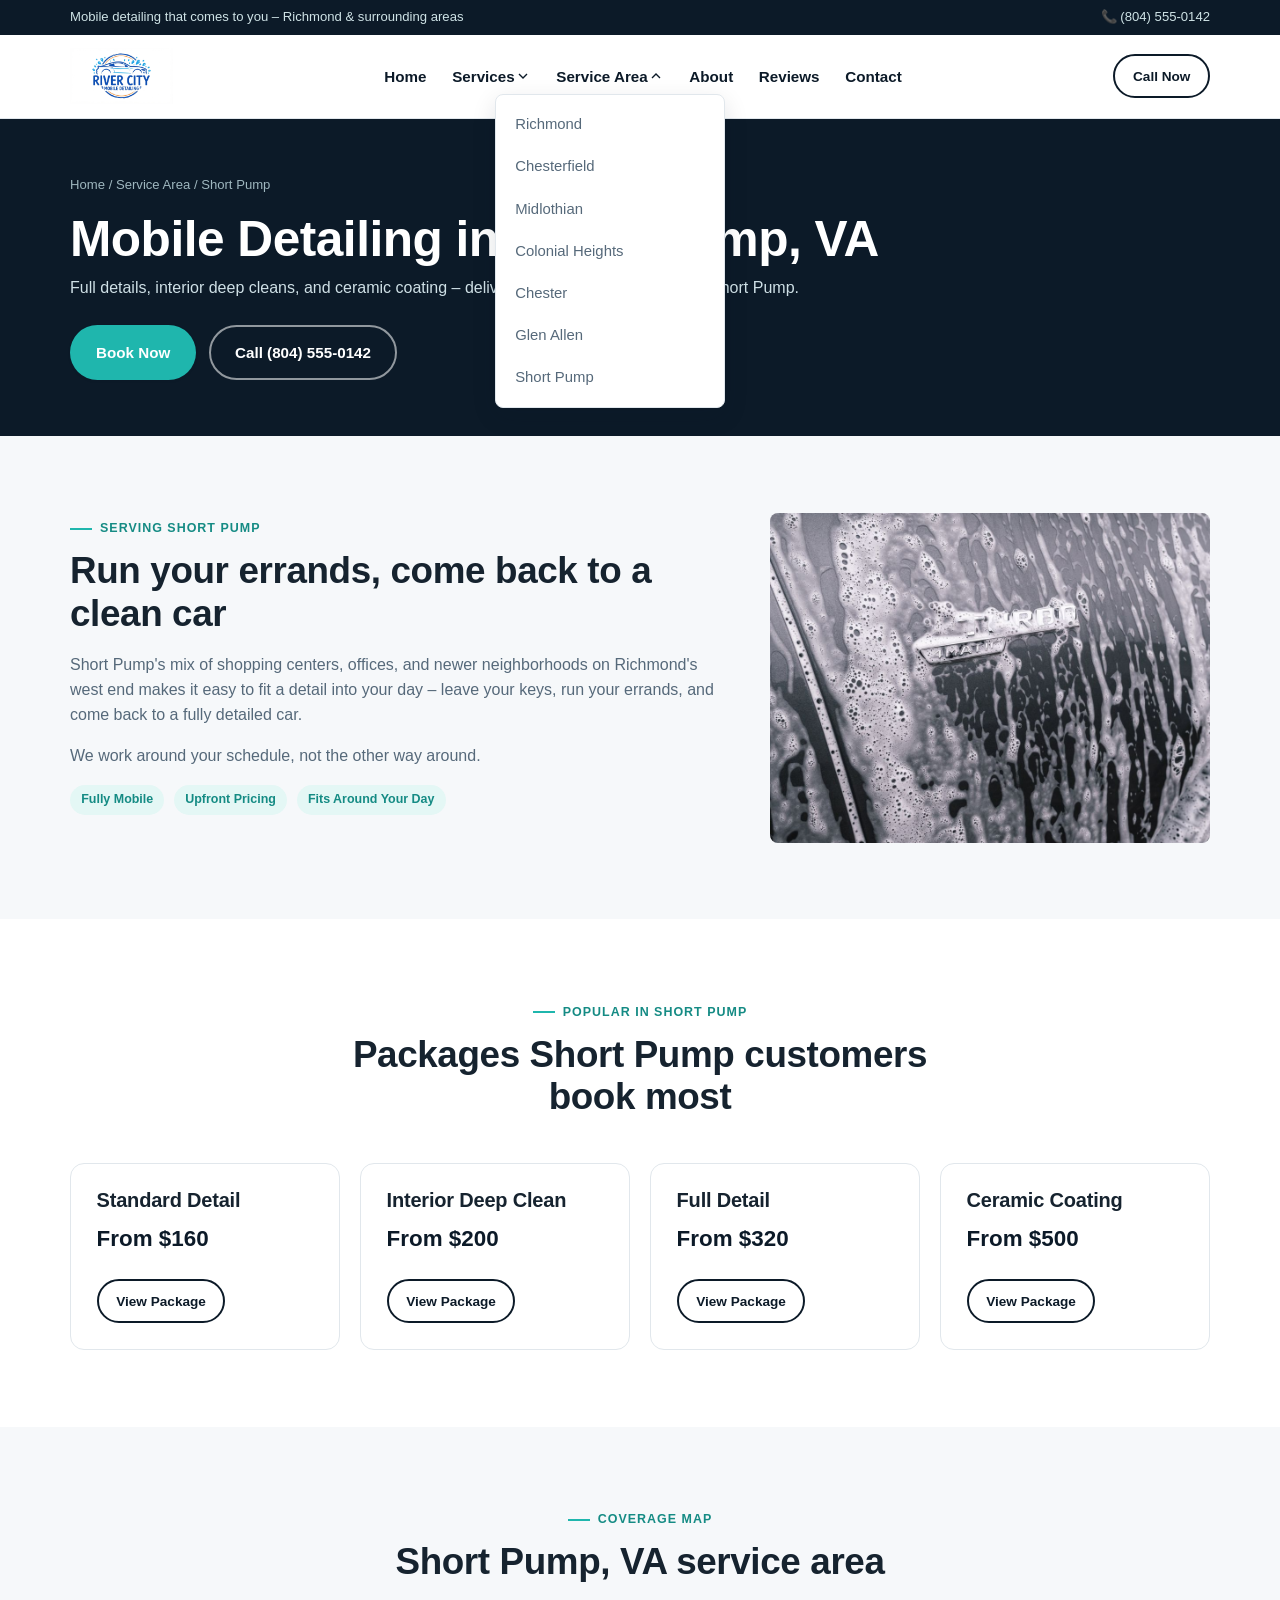
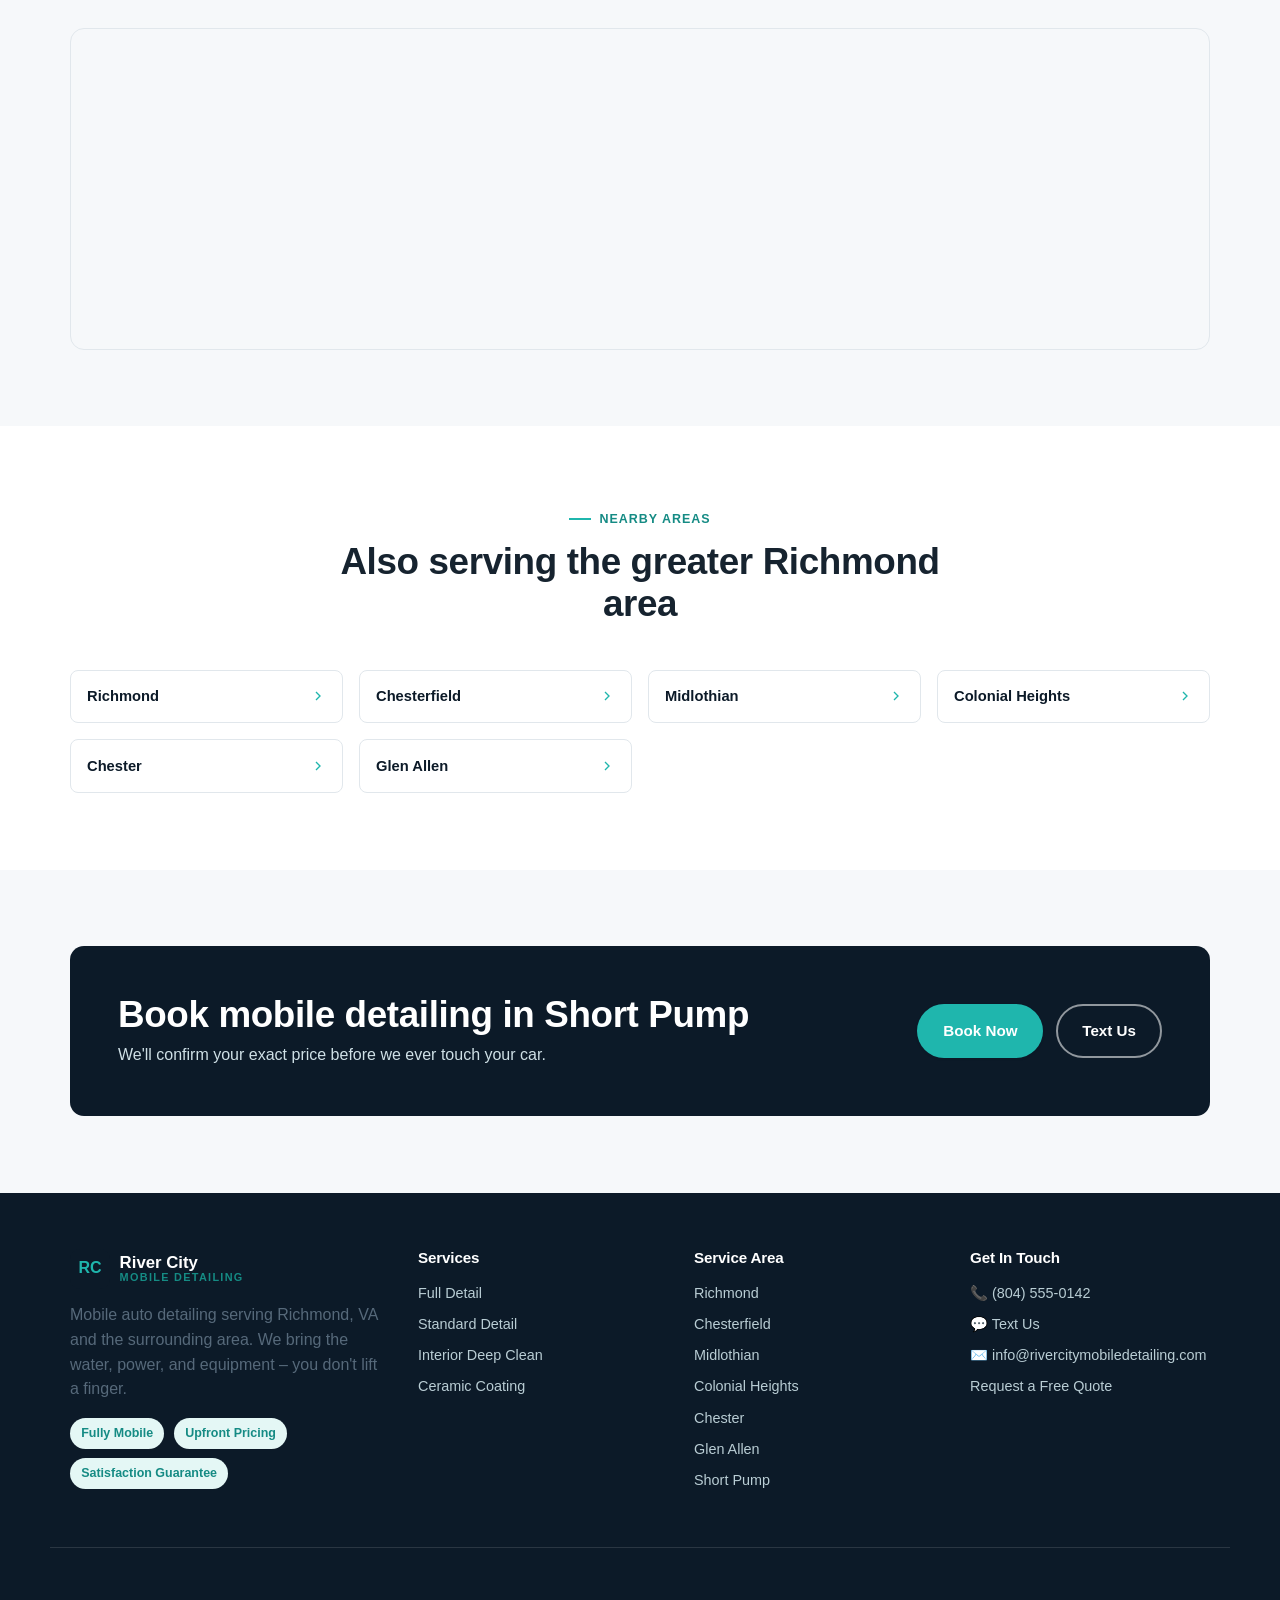
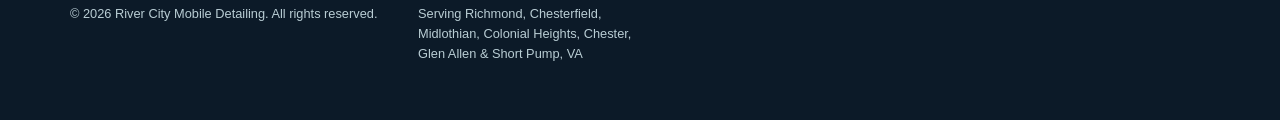
<file: areas/short-pump.html>
<!DOCTYPE html>
<html lang="en">
<head>
<meta charset="UTF-8">
<meta name="viewport" content="width=device-width, initial-scale=1.0">
<title>Mobile Detailing in Short Pump, VA | River City Mobile Detailing</title>
<meta name="description" content="Mobile car detailing in Short Pump, VA. Full details, interior deep cleans, and ceramic coating – delivered to your home or office. Upfront pricing.">
<meta property="og:type" content="website">
<meta property="og:title" content="Mobile Detailing in Short Pump, VA | River City Mobile Detailing">
<meta property="og:description" content="Mobile car detailing in Short Pump, VA. Full details, interior deep cleans, and ceramic coating – delivered to your home or office. Upfront pricing.">
<meta property="og:url" content="https://www.rivercitymobiledetailing.com/areas/short-pump.html">
<meta property="og:image" content="https://www.rivercitymobiledetailing.com/images/og-image.jpg">
<meta property="og:site_name" content="River City Mobile Detailing">
<meta name="twitter:card" content="summary_large_image">
<meta name="twitter:title" content="Mobile Detailing in Short Pump, VA | River City Mobile Detailing">
<meta name="twitter:description" content="Mobile car detailing in Short Pump, VA. Full details, interior deep cleans, and ceramic coating – delivered to your home or office. Upfront pricing.">
<meta name="twitter:image" content="https://www.rivercitymobiledetailing.com/images/og-image.jpg">
<link rel="icon" href="data:image/svg+xml,%3Csvg xmlns='http://www.w3.org/2000/svg' viewBox='0 0 64 64'%3E%3Crect width='64' height='64' rx='14' fill='%230c1a28'/%3E%3Ctext x='32' y='43' font-family='Arial,Helvetica,sans-serif' font-weight='700' font-size='26' fill='%231fb6ad' text-anchor='middle'%3ERC%3C/text%3E%3C/svg%3E">
<link rel="canonical" href="https://www.rivercitymobiledetailing.com/areas/short-pump.html">
<link rel="stylesheet" href="../css/style.css?v=6">
<script type="application/ld+json">
{
  "@context": "https://schema.org",
  "@type": "BreadcrumbList",
  "itemListElement": [
    {
      "@type": "ListItem",
      "position": 1,
      "name": "Home",
      "item": "https://www.rivercitymobiledetailing.com/"
    },
    {
      "@type": "ListItem",
      "position": 2,
      "name": "Service Area",
      "item": "https://www.rivercitymobiledetailing.com/#service-area"
    },
    {
      "@type": "ListItem",
      "position": 3,
      "name": "Short Pump"
    }
  ]
}
</script>
<script type="application/ld+json">
{
  "@context": "https://schema.org",
  "@type": "AutoDetailing",
  "name": "River City Mobile Detailing – Short Pump, VA",
  "description": "Mobile car detailing serving Short Pump, VA – full details, interior deep cleans, and ceramic coating, delivered to your home or office as part of our Greater Richmond, VA service area.",
  "telephone": "+1-804-555-0142",
  "priceRange": "$$",
  "url": "https://www.rivercitymobiledetailing.com/areas/short-pump.html",
  "areaServed": [
    { "@type": "City", "name": "Short Pump", "containedInPlace": { "@type": "AdministrativeArea", "name": "Virginia" } },
    "Greater Richmond, VA"
  ],
  "makesOffer": [
    { "@type": "Offer", "itemOffered": { "@type": "Service", "name": "Standard Detail" }, "priceCurrency": "USD", "price": "160" },
    { "@type": "Offer", "itemOffered": { "@type": "Service", "name": "Interior Only Deep Clean" }, "priceCurrency": "USD", "price": "200" },
    { "@type": "Offer", "itemOffered": { "@type": "Service", "name": "Full Detail" }, "priceCurrency": "USD", "price": "320" },
    { "@type": "Offer", "itemOffered": { "@type": "Service", "name": "Ceramic Coating" }, "priceCurrency": "USD", "price": "500" }
  ]
}
</script>
</head>
<body>
<a class="skip-link" href="#main">Skip to content</a>

<div class="utility-bar">
  <div class="container">
    <span>Mobile detailing that comes to you – Richmond &amp; surrounding areas</span>
    <a href="tel:+18045550142">📞 (804) 555-0142</a>
  </div>
</div>

<header class="site-header">
  <div class="container nav-row">
    <a href="../index.html" class="logo">
      <img class="logo-img" src="../images/logo.jpg" alt="River City Mobile Detailing">
    </a>
    <nav class="main-nav" data-nav aria-label="Primary">
  <button class="nav-close" type="button" data-nav-close aria-label="Close menu">
    <svg viewBox="0 0 24 24" fill="none" stroke="currentColor" stroke-width="2"><path d="M6 6l12 12M18 6L6 18"/></svg>
  </button>
  <ul class="nav-list">
    <li><a href="../index.html">Home</a></li>
    <li class="nav-group">
      <span class="nav-group-label">Services <svg class="chevron" viewBox="0 0 24 24" fill="none" stroke="currentColor" stroke-width="2"><path d="M6 9l6 6 6-6"/></svg></span>
      <ul class="nav-sub">
        <li><a href="../services/full-detail.html">Full Detail</a></li>
        <li><a href="../services/standard-detail.html">Standard Detail</a></li>
        <li><a href="../services/interior-deep-clean.html">Interior Deep Clean</a></li>
        <li><a href="../services/ceramic-coating.html">Ceramic Coating</a></li>
      </ul>
    </li>
    <li class="nav-group is-open">
      <span class="nav-group-label">Service Area <svg class="chevron" viewBox="0 0 24 24" fill="none" stroke="currentColor" stroke-width="2"><path d="M6 9l6 6 6-6"/></svg></span>
      <ul class="nav-sub">
        <li><a href="richmond.html">Richmond</a></li>
        <li><a href="chesterfield.html">Chesterfield</a></li>
        <li><a href="midlothian.html">Midlothian</a></li>
        <li><a href="colonial-heights.html">Colonial Heights</a></li>
        <li><a href="chester.html">Chester</a></li>
        <li><a href="glen-allen.html">Glen Allen</a></li>
        <li><a href="short-pump.html">Short Pump</a></li>
      </ul>
    </li>
    <li><a href="../about.html">About</a></li>
    <li><a href="../reviews.html">Reviews</a></li>
    <li><a href="../contact.html">Contact</a></li>
  </ul>
  <div class="nav-cta">
    <a class="btn btn-outline btn-block" href="sms:+18045550142">Text Us</a>
    <a class="btn btn-primary btn-block" href="../contact.html">Book Now</a>
  </div>
</nav>
    <div class="nav-actions">
      <a class="btn btn-outline btn-sm" href="tel:+18045550142">Call Now</a>
      <button class="nav-toggle" type="button" data-nav-toggle aria-label="Open menu">
        <svg viewBox="0 0 24 24" fill="none" stroke="currentColor" stroke-width="2"><path d="M3 6h18M3 12h18M3 18h18"/></svg>
      </button>
    </div>
  </div>
</header>
<div class="nav-overlay" data-nav-overlay></div>

<main id="main">

  <section class="page-hero">
    <div class="container">
      <div class="breadcrumbs"><a href="../index.html">Home</a> / <a href="../index.html#service-area">Service Area</a> / Short Pump</div>
      <h1>Mobile Detailing in Short Pump, VA</h1>
      <p class="lede muted" style="color:#cfe0e6">Full details, interior deep cleans, and ceramic coating – delivered to your home or office in Short Pump.</p>
      <div class="hero-ctas">
        <a class="btn btn-primary" href="../contact.html">Book Now</a>
        <a class="btn btn-ghost" href="tel:+18045550142">Call (804) 555-0142</a>
      </div>
    </div>
  </section>

  <section>
    <div class="container">
      <div class="two-col-layout">
        <div>
          <span class="eyebrow">Serving Short Pump</span>
          <h2>Run your errands, come back to a clean car</h2>
          <p>Short Pump's mix of shopping centers, offices, and newer neighborhoods on Richmond's west end makes it easy to fit a detail into your day – leave your keys, run your errands, and come back to a fully detailed car.</p>
          <p>We work around your schedule, not the other way around.</p>
          <div class="badge-list">
            <span>Fully Mobile</span><span>Upfront Pricing</span><span>Fits Around Your Day</span>
          </div>
        </div>
        <div class="img-slot" style="--ar:4/3">
          <img src="../images/area-short-pump.jpg" alt="Mobile car detailing service in Short Pump, VA" loading="lazy">
          <span class="img-slot-label">Replace: images/area-short-pump.jpg (900×675px)</span>
        </div>
      </div>
    </div>
  </section>

  <section class="section-alt">
    <div class="container">
      <div class="section-head center">
        <span class="eyebrow">Popular in Short Pump</span>
        <h2>Packages Short Pump customers book most</h2>
      </div>
      <div class="packages-grid" style="grid-template-columns:repeat(auto-fit,minmax(220px,1fr))">
        <div class="feature-card"><h3>Standard Detail</h3><p class="package-price" style="font-size:1.4rem">From $160</p><a class="btn btn-outline btn-sm" href="../services/standard-detail.html">View Package</a></div>
        <div class="feature-card"><h3>Interior Deep Clean</h3><p class="package-price" style="font-size:1.4rem">From $200</p><a class="btn btn-outline btn-sm" href="../services/interior-deep-clean.html">View Package</a></div>
        <div class="feature-card"><h3>Full Detail</h3><p class="package-price" style="font-size:1.4rem">From $320</p><a class="btn btn-outline btn-sm" href="../services/full-detail.html">View Package</a></div>
        <div class="feature-card"><h3>Ceramic Coating</h3><p class="package-price" style="font-size:1.4rem">From $500</p><a class="btn btn-outline btn-sm" href="../services/ceramic-coating.html">View Package</a></div>
      </div>
    </div>
  </section>

  <section>
    <div class="container">
      <div class="section-head center">
        <span class="eyebrow">Coverage Map</span>
        <h2>Short Pump, VA service area</h2>
      </div>
      <div style="border-radius:var(--radius);overflow:hidden;border:1px solid var(--border)">
        <iframe title="River City Mobile Detailing service map – Short Pump, VA" src="https://www.google.com/maps?q=Short+Pump,VA&output=embed" width="100%" height="320" style="border:0;display:block" loading="lazy" referrerpolicy="no-referrer-when-downgrade"></iframe>
      </div>
    </div>
  </section>

  <section class="section-alt">
    <div class="container">
      <div class="section-head center">
        <span class="eyebrow">Nearby Areas</span>
        <h2>Also serving the greater Richmond area</h2>
      </div>
      <div class="area-grid">
        <a class="area-chip" href="richmond.html">Richmond <svg viewBox="0 0 24 24" fill="none" stroke="currentColor" stroke-width="2"><path d="M9 18l6-6-6-6"/></svg></a>
        <a class="area-chip" href="chesterfield.html">Chesterfield <svg viewBox="0 0 24 24" fill="none" stroke="currentColor" stroke-width="2"><path d="M9 18l6-6-6-6"/></svg></a>
        <a class="area-chip" href="midlothian.html">Midlothian <svg viewBox="0 0 24 24" fill="none" stroke="currentColor" stroke-width="2"><path d="M9 18l6-6-6-6"/></svg></a>
        <a class="area-chip" href="colonial-heights.html">Colonial Heights <svg viewBox="0 0 24 24" fill="none" stroke="currentColor" stroke-width="2"><path d="M9 18l6-6-6-6"/></svg></a>
        <a class="area-chip" href="chester.html">Chester <svg viewBox="0 0 24 24" fill="none" stroke="currentColor" stroke-width="2"><path d="M9 18l6-6-6-6"/></svg></a>
        <a class="area-chip" href="glen-allen.html">Glen Allen <svg viewBox="0 0 24 24" fill="none" stroke="currentColor" stroke-width="2"><path d="M9 18l6-6-6-6"/></svg></a>
      </div>
    </div>
  </section>

  <section>
    <div class="container">
      <div class="cta-band">
        <div>
          <h2>Book mobile detailing in Short Pump</h2>
          <p>We'll confirm your exact price before we ever touch your car.</p>
        </div>
        <div class="hero-ctas">
          <a class="btn btn-primary" href="../contact.html">Book Now</a>
          <a class="btn btn-ghost" href="sms:+18045550142">Text Us</a>
        </div>
      </div>
    </div>
  </section>

</main>

<footer class="site-footer">
  <div class="container">
    <div>
      <div class="footer-logo">
        <span class="logo-mark">RC</span>
        <span class="logo-text"><strong style="color:#fff">River City</strong><span>Mobile Detailing</span></span>
      </div>
      <p class="muted">Mobile auto detailing serving Richmond, VA and the surrounding area. We bring the water, power, and equipment – you don't lift a finger.</p>
      <div class="badge-list">
        <span>Fully Mobile</span><span>Upfront Pricing</span><span>Satisfaction Guarantee</span>
      </div>
    </div>
    <div>
      <h4>Services</h4>
      <div class="footer-links">
        <a href="../services/full-detail.html">Full Detail</a>
        <a href="../services/standard-detail.html">Standard Detail</a>
        <a href="../services/interior-deep-clean.html">Interior Deep Clean</a>
        <a href="../services/ceramic-coating.html">Ceramic Coating</a>
      </div>
    </div>
    <div>
      <h4>Service Area</h4>
      <div class="footer-links">
        <a href="richmond.html">Richmond</a>
        <a href="chesterfield.html">Chesterfield</a>
        <a href="midlothian.html">Midlothian</a>
        <a href="colonial-heights.html">Colonial Heights</a>
        <a href="chester.html">Chester</a>
        <a href="glen-allen.html">Glen Allen</a>
        <a href="short-pump.html">Short Pump</a>
      </div>
    </div>
    <div>
      <h4>Get In Touch</h4>
      <div class="footer-links">
        <a href="tel:+18045550142">📞 (804) 555-0142</a>
        <a href="sms:+18045550142">💬 Text Us</a>
        <a href="mailto:info@rivercitymobiledetailing.com">✉️ info@rivercitymobiledetailing.com</a>
        <a href="../contact.html">Request a Free Quote</a>
      </div>
    </div>
  </div>
  <div class="container footer-bottom">
    <span>© <span data-year></span> River City Mobile Detailing. All rights reserved.</span>
    <span>Serving Richmond, Chesterfield, Midlothian, Colonial Heights, Chester, Glen Allen &amp; Short Pump, VA</span>
  </div>
</footer>

<div class="mobile-action-bar">
  <a href="tel:+18045550142"><svg viewBox="0 0 24 24" fill="none" stroke="currentColor" stroke-width="2"><path d="M22 16.92v3a2 2 0 0 1-2.18 2 19.79 19.79 0 0 1-8.63-3.07 19.5 19.5 0 0 1-6-6 19.79 19.79 0 0 1-3.07-8.67A2 2 0 0 1 4.11 2h3a2 2 0 0 1 2 1.72c.12.9.34 1.79.65 2.65a2 2 0 0 1-.45 2.11L8.09 9.91a16 16 0 0 0 6 6l1.43-1.27a2 2 0 0 1 2.11-.45c.86.31 1.75.53 2.65.65A2 2 0 0 1 22 16.92z"/></svg>Call</a>
  <a href="sms:+18045550142"><svg viewBox="0 0 24 24" fill="none" stroke="currentColor" stroke-width="2"><path d="M21 15a2 2 0 0 1-2 2H7l-4 4V5a2 2 0 0 1 2-2h14a2 2 0 0 1 2 2Z"/></svg>Text</a>
  <a href="../contact.html"><svg viewBox="0 0 24 24" fill="none" stroke="currentColor" stroke-width="2"><path d="M8 2v4M16 2v4M3 10h18M5 4h14a2 2 0 0 1 2 2v14a2 2 0 0 1-2 2H5a2 2 0 0 1-2-2V6a2 2 0 0 1 2-2Z"/></svg>Book Now</a>
</div>

<script src="../js/main.js"></script>
</body>
</html>
</file>
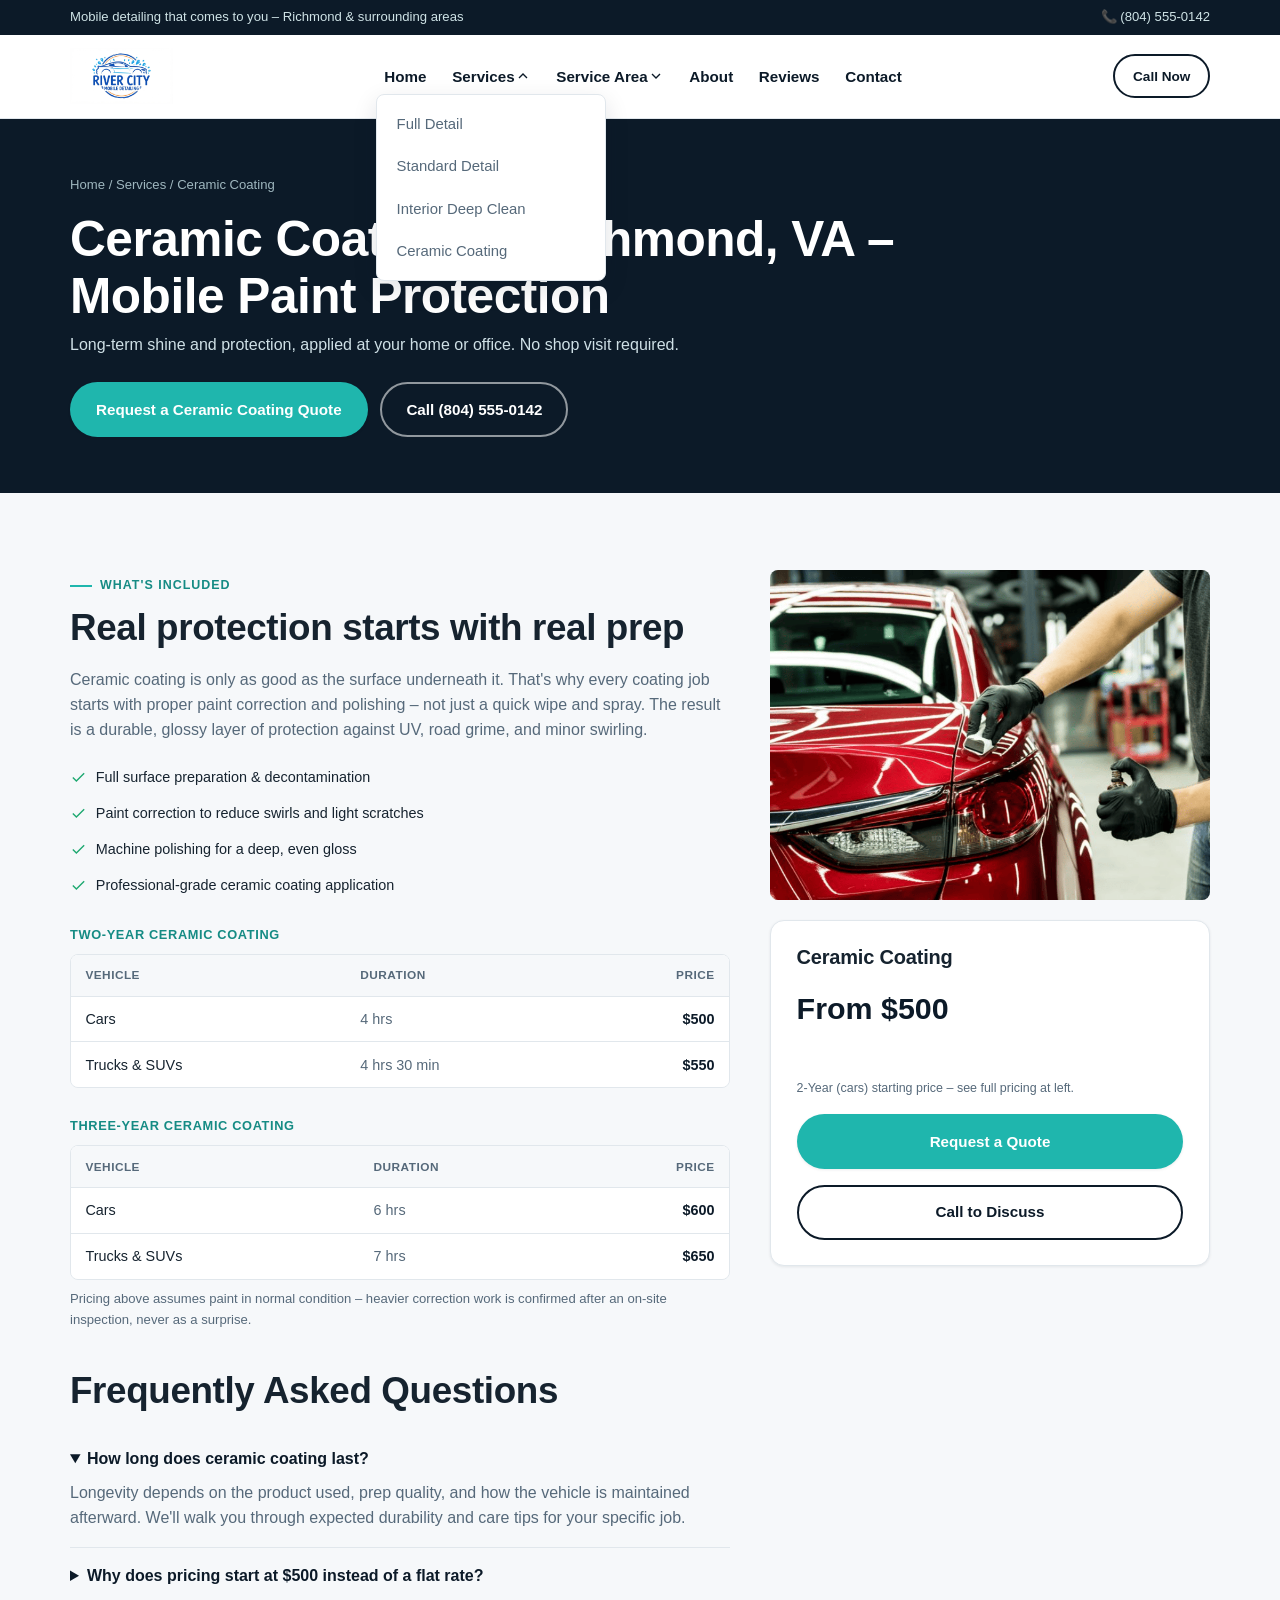
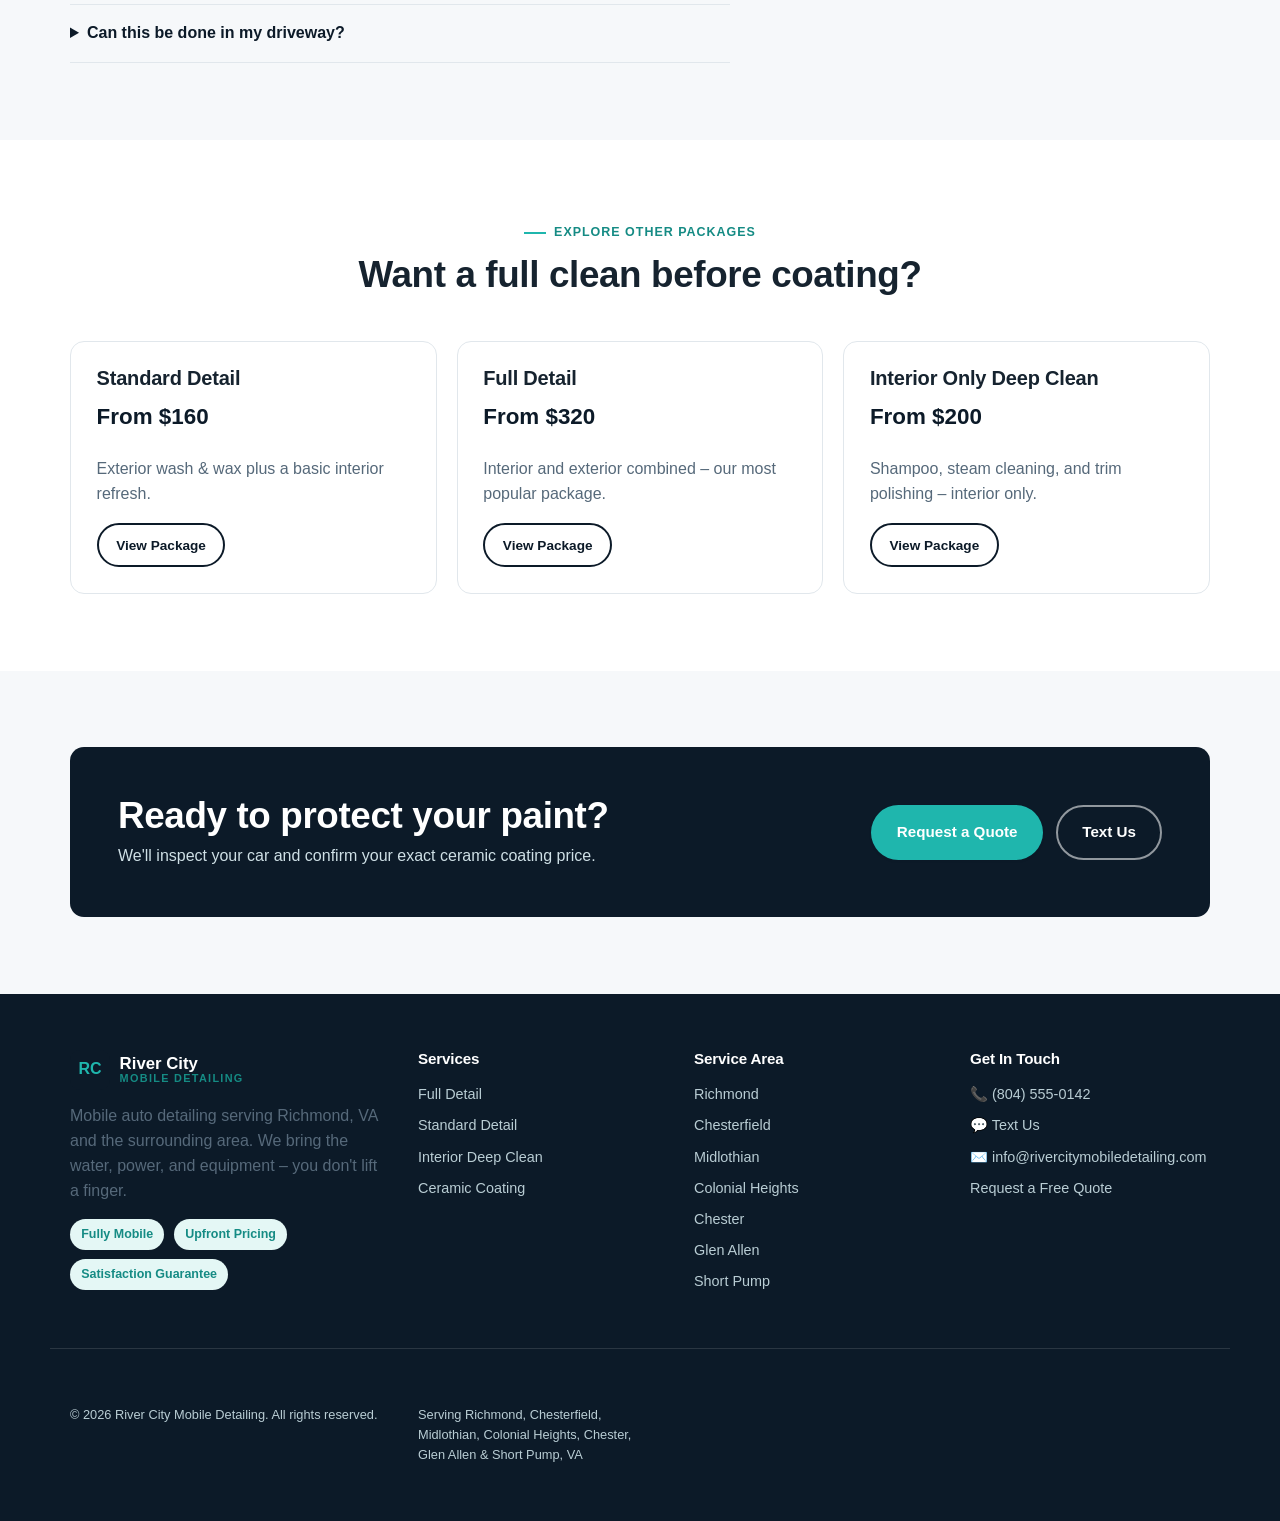
<file: services/ceramic-coating.html>
<!DOCTYPE html>
<html lang="en">
<head>
<meta charset="UTF-8">
<meta name="viewport" content="width=device-width, initial-scale=1.0">
<title>Ceramic Coating – From $500 | River City Mobile Detailing Richmond, VA</title>
<meta name="description" content="Ceramic coating Richmond: paint correction, polishing, and long-term protective coating starting at $500. Mobile application anywhere in the Richmond, VA area.">
<meta property="og:type" content="website">
<meta property="og:title" content="Ceramic Coating – From $500 | River City Mobile Detailing Richmond, VA">
<meta property="og:description" content="Ceramic coating Richmond: paint correction, polishing, and long-term protective coating starting at $500. Mobile application anywhere in the Richmond, VA area.">
<meta property="og:url" content="https://www.rivercitymobiledetailing.com/services/ceramic-coating.html">
<meta property="og:image" content="https://www.rivercitymobiledetailing.com/images/og-image.jpg">
<meta property="og:site_name" content="River City Mobile Detailing">
<meta name="twitter:card" content="summary_large_image">
<meta name="twitter:title" content="Ceramic Coating – From $500 | River City Mobile Detailing Richmond, VA">
<meta name="twitter:description" content="Ceramic coating Richmond: paint correction, polishing, and long-term protective coating starting at $500. Mobile application anywhere in the Richmond, VA area.">
<meta name="twitter:image" content="https://www.rivercitymobiledetailing.com/images/og-image.jpg">
<link rel="icon" href="data:image/svg+xml,%3Csvg xmlns='http://www.w3.org/2000/svg' viewBox='0 0 64 64'%3E%3Crect width='64' height='64' rx='14' fill='%230c1a28'/%3E%3Ctext x='32' y='43' font-family='Arial,Helvetica,sans-serif' font-weight='700' font-size='26' fill='%231fb6ad' text-anchor='middle'%3ERC%3C/text%3E%3C/svg%3E">
<link rel="canonical" href="https://www.rivercitymobiledetailing.com/services/ceramic-coating.html">
<link rel="stylesheet" href="../css/style.css?v=6">
<script type="application/ld+json">
{
  "@context": "https://schema.org",
  "@type": "BreadcrumbList",
  "itemListElement": [
    {
      "@type": "ListItem",
      "position": 1,
      "name": "Home",
      "item": "https://www.rivercitymobiledetailing.com/"
    },
    {
      "@type": "ListItem",
      "position": 2,
      "name": "Services",
      "item": "https://www.rivercitymobiledetailing.com/#packages"
    },
    {
      "@type": "ListItem",
      "position": 3,
      "name": "Ceramic Coating"
    }
  ]
}
</script>
<script type="application/ld+json">
{
  "@context": "https://schema.org",
  "@type": "Service",
  "serviceType": "Ceramic Coating",
  "name": "Ceramic Coating | River City Mobile Detailing",
  "description": "Paint correction and machine polishing followed by a Two-Year or Three-Year ceramic coating, applied at your home or office in the Richmond, VA area.",
  "provider": {
    "@type": "AutoDetailing",
    "name": "River City Mobile Detailing",
    "telephone": "+1-804-555-0142"
  },
  "areaServed": [
    "Richmond VA",
    "Chesterfield VA",
    "Midlothian VA",
    "Colonial Heights VA",
    "Chester VA",
    "Glen Allen VA",
    "Short Pump VA"
  ],
  "offers": {
    "@type": "AggregateOffer",
    "priceCurrency": "USD",
    "lowPrice": "500",
    "highPrice": "650"
  }
}
</script>
<script type="application/ld+json">
{
  "@context": "https://schema.org",
  "@type": "FAQPage",
  "mainEntity": [
    {
      "@type": "Question",
      "name": "How long does ceramic coating last?",
      "acceptedAnswer": { "@type": "Answer", "text": "Longevity depends on the product used, prep quality, and how the vehicle is maintained afterward. We'll walk you through expected durability and care tips for your specific job." }
    },
    {
      "@type": "Question",
      "name": "Why does pricing start at $500 instead of a flat rate?",
      "acceptedAnswer": { "@type": "Answer", "text": "Every vehicle's paint condition is different – some need more correction work than others before coating. We inspect your car first and confirm an exact price before any work begins." }
    },
    {
      "@type": "Question",
      "name": "Can this be done in my driveway?",
      "acceptedAnswer": { "@type": "Answer", "text": "Yes – like all of our services, ceramic coating is applied on-site with our fully equipped mobile unit. We just need a reasonably clean, dry, shaded area to work in." }
    }
  ]
}
</script>
</head>
<body>
<a class="skip-link" href="#main">Skip to content</a>

<div class="utility-bar">
  <div class="container">
    <span>Mobile detailing that comes to you – Richmond &amp; surrounding areas</span>
    <a href="tel:+18045550142">📞 (804) 555-0142</a>
  </div>
</div>

<header class="site-header">
  <div class="container nav-row">
    <a href="../index.html" class="logo">
      <img class="logo-img" src="../images/logo.jpg" alt="River City Mobile Detailing">
    </a>
    <nav class="main-nav" data-nav aria-label="Primary">
  <button class="nav-close" type="button" data-nav-close aria-label="Close menu">
    <svg viewBox="0 0 24 24" fill="none" stroke="currentColor" stroke-width="2"><path d="M6 6l12 12M18 6L6 18"/></svg>
  </button>
  <ul class="nav-list">
    <li><a href="../index.html">Home</a></li>
    <li class="nav-group is-open">
      <span class="nav-group-label">Services <svg class="chevron" viewBox="0 0 24 24" fill="none" stroke="currentColor" stroke-width="2"><path d="M6 9l6 6 6-6"/></svg></span>
      <ul class="nav-sub">
        <li><a href="full-detail.html">Full Detail</a></li>
        <li><a href="standard-detail.html">Standard Detail</a></li>
        <li><a href="interior-deep-clean.html">Interior Deep Clean</a></li>
        <li><a href="ceramic-coating.html">Ceramic Coating</a></li>
      </ul>
    </li>
    <li class="nav-group">
      <span class="nav-group-label">Service Area <svg class="chevron" viewBox="0 0 24 24" fill="none" stroke="currentColor" stroke-width="2"><path d="M6 9l6 6 6-6"/></svg></span>
      <ul class="nav-sub">
        <li><a href="../areas/richmond.html">Richmond</a></li>
        <li><a href="../areas/chesterfield.html">Chesterfield</a></li>
        <li><a href="../areas/midlothian.html">Midlothian</a></li>
        <li><a href="../areas/colonial-heights.html">Colonial Heights</a></li>
        <li><a href="../areas/chester.html">Chester</a></li>
        <li><a href="../areas/glen-allen.html">Glen Allen</a></li>
        <li><a href="../areas/short-pump.html">Short Pump</a></li>
      </ul>
    </li>
    <li><a href="../about.html">About</a></li>
    <li><a href="../reviews.html">Reviews</a></li>
    <li><a href="../contact.html">Contact</a></li>
  </ul>
  <div class="nav-cta">
    <a class="btn btn-outline btn-block" href="sms:+18045550142">Text Us</a>
    <a class="btn btn-primary btn-block" href="../contact.html">Book Now</a>
  </div>
</nav>
    <div class="nav-actions">
      <a class="btn btn-outline btn-sm" href="tel:+18045550142">Call Now</a>
      <button class="nav-toggle" type="button" data-nav-toggle aria-label="Open menu">
        <svg viewBox="0 0 24 24" fill="none" stroke="currentColor" stroke-width="2"><path d="M3 6h18M3 12h18M3 18h18"/></svg>
      </button>
    </div>
  </div>
</header>
<div class="nav-overlay" data-nav-overlay></div>

<main id="main">

  <section class="page-hero">
    <div class="container">
      <div class="breadcrumbs"><a href="../index.html">Home</a> / <a href="../index.html#packages">Services</a> / Ceramic Coating</div>
      <h1>Ceramic Coating in Richmond, VA – Mobile Paint Protection</h1>
      <p class="lede muted" style="color:#cfe0e6">Long-term shine and protection, applied at your home or office. No shop visit required.</p>
      <div class="hero-ctas">
        <a class="btn btn-primary" href="../contact.html">Request a Ceramic Coating Quote</a>
        <a class="btn btn-ghost" href="tel:+18045550142">Call (804) 555-0142</a>
      </div>
    </div>
  </section>

  <section>
    <div class="container two-col-layout">
      <div>
        <span class="eyebrow">What's Included</span>
        <h2>Real protection starts with real prep</h2>
        <p>Ceramic coating is only as good as the surface underneath it. That's why every coating job starts with proper paint correction and polishing – not just a quick wipe and spray. The result is a durable, glossy layer of protection against UV, road grime, and minor swirling.</p>
        <ul class="package-list" style="gap:.85rem;margin:1.5rem 0">
          <li><svg viewBox="0 0 24 24" fill="none" stroke="currentColor" stroke-width="2"><path d="M20 6L9 17l-5-5"/></svg>Full surface preparation &amp; decontamination</li>
          <li><svg viewBox="0 0 24 24" fill="none" stroke="currentColor" stroke-width="2"><path d="M20 6L9 17l-5-5"/></svg>Paint correction to reduce swirls and light scratches</li>
          <li><svg viewBox="0 0 24 24" fill="none" stroke="currentColor" stroke-width="2"><path d="M20 6L9 17l-5-5"/></svg>Machine polishing for a deep, even gloss</li>
          <li><svg viewBox="0 0 24 24" fill="none" stroke="currentColor" stroke-width="2"><path d="M20 6L9 17l-5-5"/></svg>Professional-grade ceramic coating application</li>
        </ul>
        <div class="tier-group-label">Two-Year Ceramic Coating</div>
        <div class="table-scroll">
          <table class="tier-table">
            <thead><tr><th>Vehicle</th><th>Duration</th><th>Price</th></tr></thead>
            <tbody>
              <tr><td>Cars</td><td>4 hrs</td><td>$500</td></tr>
              <tr><td>Trucks &amp; SUVs</td><td>4 hrs 30 min</td><td>$550</td></tr>
            </tbody>
          </table>
        </div>

        <div class="tier-group-label">Three-Year Ceramic Coating</div>
        <div class="table-scroll">
          <table class="tier-table">
            <thead><tr><th>Vehicle</th><th>Duration</th><th>Price</th></tr></thead>
            <tbody>
              <tr><td>Cars</td><td>6 hrs</td><td>$600</td></tr>
              <tr><td>Trucks &amp; SUVs</td><td>7 hrs</td><td>$650</td></tr>
            </tbody>
          </table>
        </div>
        <p class="tier-note">Pricing above assumes paint in normal condition – heavier correction work is confirmed after an on-site inspection, never as a surprise.</p>

        <h2 style="margin-top:2.5rem">Frequently Asked Questions</h2>
        <details class="faq-item" open>
          <summary>How long does ceramic coating last?</summary>
          <p>Longevity depends on the product used, prep quality, and how the vehicle is maintained afterward. We'll walk you through expected durability and care tips for your specific job.</p>
        </details>
        <details class="faq-item">
          <summary>Why does pricing start at $500 instead of a flat rate?</summary>
          <p>Every vehicle's paint condition is different – some need more correction work than others before coating. We inspect your car first and confirm an exact price before any work begins.</p>
        </details>
        <details class="faq-item">
          <summary>Can this be done in my driveway?</summary>
          <p>Yes – like all of our services, ceramic coating is applied on-site with our fully equipped mobile unit. We just need a reasonably clean, dry, shaded area to work in.</p>
        </details>
      </div>

      <aside>
        <div class="img-slot" style="--ar:4/3;margin-bottom:1.25rem">
          <img src="../images/service-ceramic.png" alt="Ceramic coating paint correction and polishing in Richmond, VA" loading="lazy">
          <span class="img-slot-label">Replace: images/service-ceramic.png (900×675px)</span>
        </div>
        <div class="package-card">
          <h3>Ceramic Coating</h3>
          <p class="package-price">From $500</p>
          <p class="package-note">2-Year (cars) starting price – see full pricing at left.</p>
          <a class="btn btn-primary btn-block" href="../contact.html">Request a Quote</a>
          <a class="btn btn-outline btn-block" href="tel:+18045550142">Call to Discuss</a>
        </div>
      </aside>
    </div>
  </section>

  <section class="section-alt">
    <div class="container">
      <div class="section-head center">
        <span class="eyebrow">Explore Other Packages</span>
        <h2>Want a full clean before coating?</h2>
      </div>
      <div class="packages-grid" style="grid-template-columns:repeat(auto-fit,minmax(240px,1fr))">
        <div class="feature-card">
          <h3>Standard Detail</h3>
          <p class="package-price" style="font-size:1.4rem">From $160</p>
          <p>Exterior wash &amp; wax plus a basic interior refresh.</p>
          <a class="btn btn-outline btn-sm" href="standard-detail.html">View Package</a>
        </div>
        <div class="feature-card">
          <h3>Full Detail</h3>
          <p class="package-price" style="font-size:1.4rem">From $320</p>
          <p>Interior and exterior combined – our most popular package.</p>
          <a class="btn btn-outline btn-sm" href="full-detail.html">View Package</a>
        </div>
        <div class="feature-card">
          <h3>Interior Only Deep Clean</h3>
          <p class="package-price" style="font-size:1.4rem">From $200</p>
          <p>Shampoo, steam cleaning, and trim polishing – interior only.</p>
          <a class="btn btn-outline btn-sm" href="interior-deep-clean.html">View Package</a>
        </div>
      </div>
    </div>
  </section>

  <section>
    <div class="container">
      <div class="cta-band">
        <div>
          <h2>Ready to protect your paint?</h2>
          <p>We'll inspect your car and confirm your exact ceramic coating price.</p>
        </div>
        <div class="hero-ctas">
          <a class="btn btn-primary" href="../contact.html">Request a Quote</a>
          <a class="btn btn-ghost" href="sms:+18045550142">Text Us</a>
        </div>
      </div>
    </div>
  </section>

</main>

<footer class="site-footer">
  <div class="container">
    <div>
      <div class="footer-logo">
        <span class="logo-mark">RC</span>
        <span class="logo-text"><strong style="color:#fff">River City</strong><span>Mobile Detailing</span></span>
      </div>
      <p class="muted">Mobile auto detailing serving Richmond, VA and the surrounding area. We bring the water, power, and equipment – you don't lift a finger.</p>
      <div class="badge-list">
        <span>Fully Mobile</span><span>Upfront Pricing</span><span>Satisfaction Guarantee</span>
      </div>
    </div>
    <div>
      <h4>Services</h4>
      <div class="footer-links">
        <a href="full-detail.html">Full Detail</a>
        <a href="standard-detail.html">Standard Detail</a>
        <a href="interior-deep-clean.html">Interior Deep Clean</a>
        <a href="ceramic-coating.html">Ceramic Coating</a>
      </div>
    </div>
    <div>
      <h4>Service Area</h4>
      <div class="footer-links">
        <a href="../areas/richmond.html">Richmond</a>
        <a href="../areas/chesterfield.html">Chesterfield</a>
        <a href="../areas/midlothian.html">Midlothian</a>
        <a href="../areas/colonial-heights.html">Colonial Heights</a>
        <a href="../areas/chester.html">Chester</a>
        <a href="../areas/glen-allen.html">Glen Allen</a>
        <a href="../areas/short-pump.html">Short Pump</a>
      </div>
    </div>
    <div>
      <h4>Get In Touch</h4>
      <div class="footer-links">
        <a href="tel:+18045550142">📞 (804) 555-0142</a>
        <a href="sms:+18045550142">💬 Text Us</a>
        <a href="mailto:info@rivercitymobiledetailing.com">✉️ info@rivercitymobiledetailing.com</a>
        <a href="../contact.html">Request a Free Quote</a>
      </div>
    </div>
  </div>
  <div class="container footer-bottom">
    <span>© <span data-year></span> River City Mobile Detailing. All rights reserved.</span>
    <span>Serving Richmond, Chesterfield, Midlothian, Colonial Heights, Chester, Glen Allen &amp; Short Pump, VA</span>
  </div>
</footer>

<div class="mobile-action-bar">
  <a href="tel:+18045550142"><svg viewBox="0 0 24 24" fill="none" stroke="currentColor" stroke-width="2"><path d="M22 16.92v3a2 2 0 0 1-2.18 2 19.79 19.79 0 0 1-8.63-3.07 19.5 19.5 0 0 1-6-6 19.79 19.79 0 0 1-3.07-8.67A2 2 0 0 1 4.11 2h3a2 2 0 0 1 2 1.72c.12.9.34 1.79.65 2.65a2 2 0 0 1-.45 2.11L8.09 9.91a16 16 0 0 0 6 6l1.43-1.27a2 2 0 0 1 2.11-.45c.86.31 1.75.53 2.65.65A2 2 0 0 1 22 16.92z"/></svg>Call</a>
  <a href="sms:+18045550142"><svg viewBox="0 0 24 24" fill="none" stroke="currentColor" stroke-width="2"><path d="M21 15a2 2 0 0 1-2 2H7l-4 4V5a2 2 0 0 1 2-2h14a2 2 0 0 1 2 2Z"/></svg>Text</a>
  <a href="../contact.html"><svg viewBox="0 0 24 24" fill="none" stroke="currentColor" stroke-width="2"><path d="M8 2v4M16 2v4M3 10h18M5 4h14a2 2 0 0 1 2 2v14a2 2 0 0 1-2 2H5a2 2 0 0 1-2-2V6a2 2 0 0 1 2-2Z"/></svg>Book Now</a>
</div>

<script src="../js/main.js"></script>
</body>
</html>
</file>
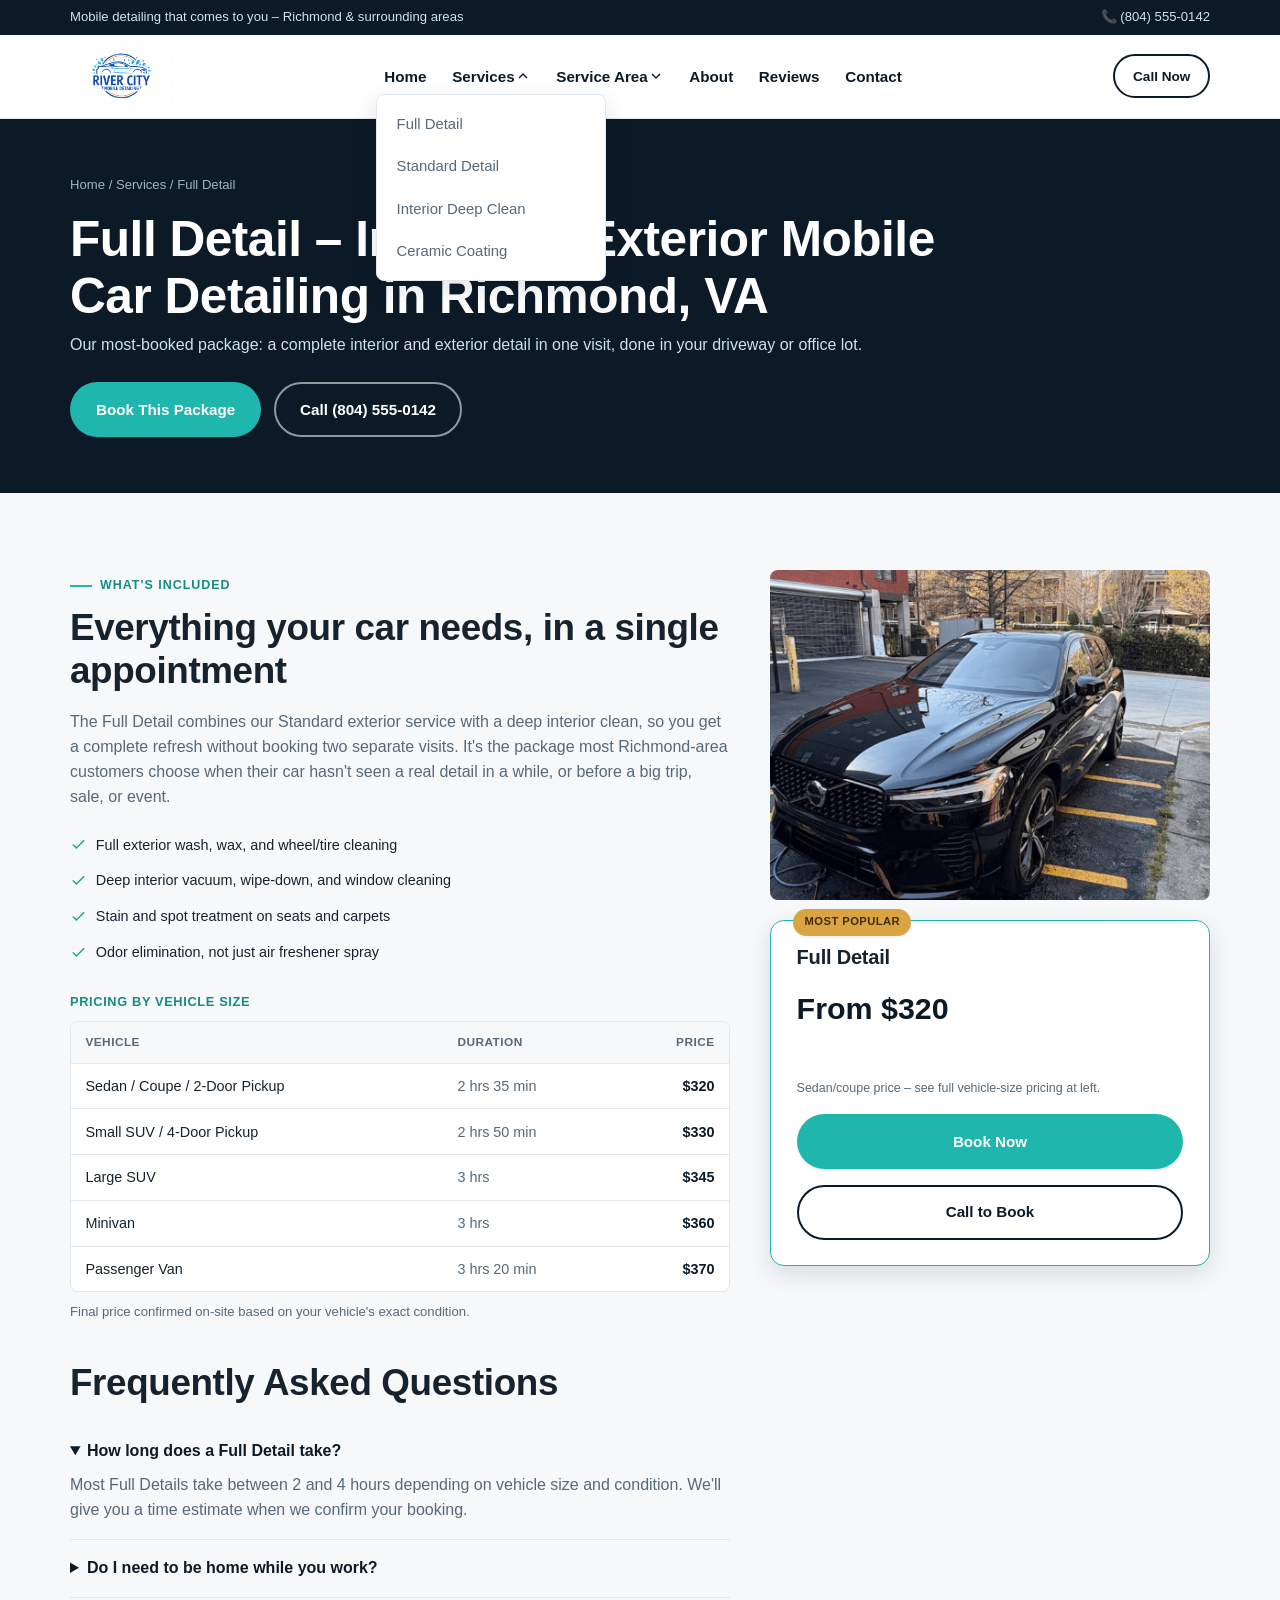
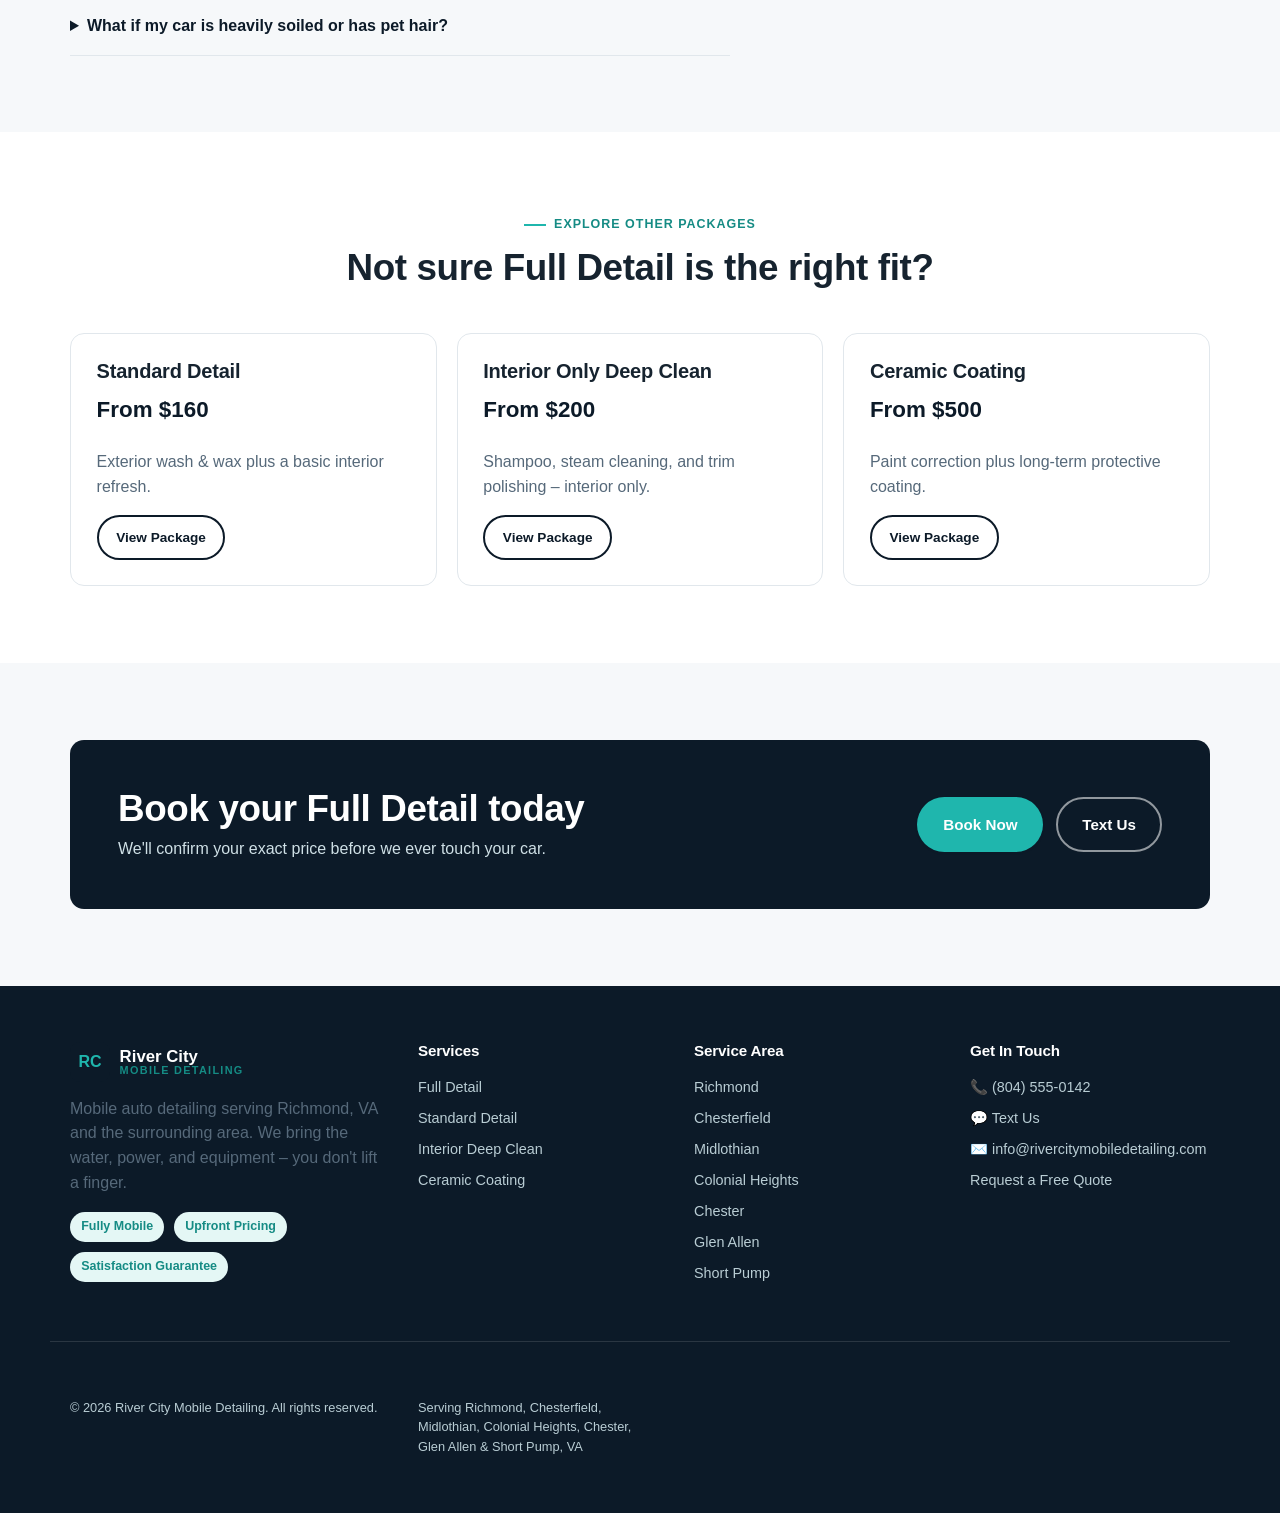
<file: services/full-detail.html>
<!DOCTYPE html>
<html lang="en">
<head>
<meta charset="UTF-8">
<meta name="viewport" content="width=device-width, initial-scale=1.0">
<title>Full Detail Package – From $320 | River City Mobile Detailing Richmond, VA</title>
<meta name="description" content="Our most popular mobile detailing package: interior and exterior detailing combined, starting at $320. We come to you anywhere in the Richmond, VA area.">
<meta property="og:type" content="website">
<meta property="og:title" content="Full Detail Package – From $320 | River City Mobile Detailing Richmond, VA">
<meta property="og:description" content="Our most popular mobile detailing package: interior and exterior detailing combined, starting at $320. We come to you anywhere in the Richmond, VA area.">
<meta property="og:url" content="https://www.rivercitymobiledetailing.com/services/full-detail.html">
<meta property="og:image" content="https://www.rivercitymobiledetailing.com/images/og-image.jpg">
<meta property="og:site_name" content="River City Mobile Detailing">
<meta name="twitter:card" content="summary_large_image">
<meta name="twitter:title" content="Full Detail Package – From $320 | River City Mobile Detailing Richmond, VA">
<meta name="twitter:description" content="Our most popular mobile detailing package: interior and exterior detailing combined, starting at $320. We come to you anywhere in the Richmond, VA area.">
<meta name="twitter:image" content="https://www.rivercitymobiledetailing.com/images/og-image.jpg">
<link rel="icon" href="data:image/svg+xml,%3Csvg xmlns='http://www.w3.org/2000/svg' viewBox='0 0 64 64'%3E%3Crect width='64' height='64' rx='14' fill='%230c1a28'/%3E%3Ctext x='32' y='43' font-family='Arial,Helvetica,sans-serif' font-weight='700' font-size='26' fill='%231fb6ad' text-anchor='middle'%3ERC%3C/text%3E%3C/svg%3E">
<link rel="canonical" href="https://www.rivercitymobiledetailing.com/services/full-detail.html">
<link rel="stylesheet" href="../css/style.css?v=6">
<script type="application/ld+json">
{
  "@context": "https://schema.org",
  "@type": "BreadcrumbList",
  "itemListElement": [
    {
      "@type": "ListItem",
      "position": 1,
      "name": "Home",
      "item": "https://www.rivercitymobiledetailing.com/"
    },
    {
      "@type": "ListItem",
      "position": 2,
      "name": "Services",
      "item": "https://www.rivercitymobiledetailing.com/#packages"
    },
    {
      "@type": "ListItem",
      "position": 3,
      "name": "Full Detail"
    }
  ]
}
</script>
<script type="application/ld+json">
{
  "@context": "https://schema.org",
  "@type": "Service",
  "serviceType": "Full Detail",
  "name": "Full Detail | River City Mobile Detailing",
  "description": "Combined interior and exterior detail with deep cleaning and odor elimination, priced by vehicle size, delivered at your home or office in the Richmond, VA area.",
  "provider": {
    "@type": "AutoDetailing",
    "name": "River City Mobile Detailing",
    "telephone": "+1-804-555-0142"
  },
  "areaServed": [
    "Richmond VA",
    "Chesterfield VA",
    "Midlothian VA",
    "Colonial Heights VA",
    "Chester VA",
    "Glen Allen VA",
    "Short Pump VA"
  ],
  "offers": {
    "@type": "AggregateOffer",
    "priceCurrency": "USD",
    "lowPrice": "320",
    "highPrice": "370"
  }
}
</script>
<script type="application/ld+json">
{
  "@context": "https://schema.org",
  "@type": "FAQPage",
  "mainEntity": [
    {
      "@type": "Question",
      "name": "How long does a Full Detail take?",
      "acceptedAnswer": { "@type": "Answer", "text": "Most Full Details take between 2 and 4 hours depending on vehicle size and condition. We'll give you a time estimate when we confirm your booking." }
    },
    {
      "@type": "Question",
      "name": "Do I need to be home while you work?",
      "acceptedAnswer": { "@type": "Answer", "text": "No – as long as we can access your vehicle and it's unlocked (or you leave keys with us), you're free to go about your day." }
    },
    {
      "@type": "Question",
      "name": "What if my car is heavily soiled or has pet hair?",
      "acceptedAnswer": { "@type": "Answer", "text": "Let us know when booking. Heavier jobs may affect the final confirmed price, but there's never a surprise charge – we always confirm before we start." }
    }
  ]
}
</script>
</head>
<body>
<a class="skip-link" href="#main">Skip to content</a>

<div class="utility-bar">
  <div class="container">
    <span>Mobile detailing that comes to you – Richmond &amp; surrounding areas</span>
    <a href="tel:+18045550142">📞 (804) 555-0142</a>
  </div>
</div>

<header class="site-header">
  <div class="container nav-row">
    <a href="../index.html" class="logo">
      <img class="logo-img" src="../images/logo.jpg" alt="River City Mobile Detailing">
    </a>
    <nav class="main-nav" data-nav aria-label="Primary">
  <button class="nav-close" type="button" data-nav-close aria-label="Close menu">
    <svg viewBox="0 0 24 24" fill="none" stroke="currentColor" stroke-width="2"><path d="M6 6l12 12M18 6L6 18"/></svg>
  </button>
  <ul class="nav-list">
    <li><a href="../index.html">Home</a></li>
    <li class="nav-group is-open">
      <span class="nav-group-label">Services <svg class="chevron" viewBox="0 0 24 24" fill="none" stroke="currentColor" stroke-width="2"><path d="M6 9l6 6 6-6"/></svg></span>
      <ul class="nav-sub">
        <li><a href="full-detail.html">Full Detail</a></li>
        <li><a href="standard-detail.html">Standard Detail</a></li>
        <li><a href="interior-deep-clean.html">Interior Deep Clean</a></li>
        <li><a href="ceramic-coating.html">Ceramic Coating</a></li>
      </ul>
    </li>
    <li class="nav-group">
      <span class="nav-group-label">Service Area <svg class="chevron" viewBox="0 0 24 24" fill="none" stroke="currentColor" stroke-width="2"><path d="M6 9l6 6 6-6"/></svg></span>
      <ul class="nav-sub">
        <li><a href="../areas/richmond.html">Richmond</a></li>
        <li><a href="../areas/chesterfield.html">Chesterfield</a></li>
        <li><a href="../areas/midlothian.html">Midlothian</a></li>
        <li><a href="../areas/colonial-heights.html">Colonial Heights</a></li>
        <li><a href="../areas/chester.html">Chester</a></li>
        <li><a href="../areas/glen-allen.html">Glen Allen</a></li>
        <li><a href="../areas/short-pump.html">Short Pump</a></li>
      </ul>
    </li>
    <li><a href="../about.html">About</a></li>
    <li><a href="../reviews.html">Reviews</a></li>
    <li><a href="../contact.html">Contact</a></li>
  </ul>
  <div class="nav-cta">
    <a class="btn btn-outline btn-block" href="sms:+18045550142">Text Us</a>
    <a class="btn btn-primary btn-block" href="../contact.html">Book Now</a>
  </div>
</nav>
    <div class="nav-actions">
      <a class="btn btn-outline btn-sm" href="tel:+18045550142">Call Now</a>
      <button class="nav-toggle" type="button" data-nav-toggle aria-label="Open menu">
        <svg viewBox="0 0 24 24" fill="none" stroke="currentColor" stroke-width="2"><path d="M3 6h18M3 12h18M3 18h18"/></svg>
      </button>
    </div>
  </div>
</header>
<div class="nav-overlay" data-nav-overlay></div>

<main id="main">

  <section class="page-hero">
    <div class="container">
      <div class="breadcrumbs"><a href="../index.html">Home</a> / <a href="../index.html#packages">Services</a> / Full Detail</div>
      <h1>Full Detail – Interior &amp; Exterior Mobile Car Detailing in Richmond, VA</h1>
      <p class="lede muted" style="color:#cfe0e6">Our most-booked package: a complete interior and exterior detail in one visit, done in your driveway or office lot.</p>
      <div class="hero-ctas">
        <a class="btn btn-primary" href="../contact.html">Book This Package</a>
        <a class="btn btn-ghost" href="tel:+18045550142">Call (804) 555-0142</a>
      </div>
    </div>
  </section>

  <section>
    <div class="container two-col-layout">
      <div>
        <span class="eyebrow">What's Included</span>
        <h2>Everything your car needs, in a single appointment</h2>
        <p>The Full Detail combines our Standard exterior service with a deep interior clean, so you get a complete refresh without booking two separate visits. It's the package most Richmond-area customers choose when their car hasn't seen a real detail in a while, or before a big trip, sale, or event.</p>
        <ul class="package-list" style="gap:.85rem;margin:1.5rem 0">
          <li><svg viewBox="0 0 24 24" fill="none" stroke="currentColor" stroke-width="2"><path d="M20 6L9 17l-5-5"/></svg>Full exterior wash, wax, and wheel/tire cleaning</li>
          <li><svg viewBox="0 0 24 24" fill="none" stroke="currentColor" stroke-width="2"><path d="M20 6L9 17l-5-5"/></svg>Deep interior vacuum, wipe-down, and window cleaning</li>
          <li><svg viewBox="0 0 24 24" fill="none" stroke="currentColor" stroke-width="2"><path d="M20 6L9 17l-5-5"/></svg>Stain and spot treatment on seats and carpets</li>
          <li><svg viewBox="0 0 24 24" fill="none" stroke="currentColor" stroke-width="2"><path d="M20 6L9 17l-5-5"/></svg>Odor elimination, not just air freshener spray</li>
        </ul>
        <div class="tier-group-label">Pricing by Vehicle Size</div>
        <div class="table-scroll">
          <table class="tier-table">
            <thead><tr><th>Vehicle</th><th>Duration</th><th>Price</th></tr></thead>
            <tbody>
              <tr><td>Sedan / Coupe / 2-Door Pickup</td><td>2 hrs 35 min</td><td>$320</td></tr>
              <tr><td>Small SUV / 4-Door Pickup</td><td>2 hrs 50 min</td><td>$330</td></tr>
              <tr><td>Large SUV</td><td>3 hrs</td><td>$345</td></tr>
              <tr><td>Minivan</td><td>3 hrs</td><td>$360</td></tr>
              <tr><td>Passenger Van</td><td>3 hrs 20 min</td><td>$370</td></tr>
            </tbody>
          </table>
        </div>
        <p class="tier-note">Final price confirmed on-site based on your vehicle's exact condition.</p>

        <h2 style="margin-top:2.5rem">Frequently Asked Questions</h2>
        <details class="faq-item" open>
          <summary>How long does a Full Detail take?</summary>
          <p>Most Full Details take between 2 and 4 hours depending on vehicle size and condition. We'll give you a time estimate when we confirm your booking.</p>
        </details>
        <details class="faq-item">
          <summary>Do I need to be home while you work?</summary>
          <p>No – as long as we can access your vehicle and it's unlocked (or you leave keys with us), you're free to go about your day.</p>
        </details>
        <details class="faq-item">
          <summary>What if my car is heavily soiled or has pet hair?</summary>
          <p>Let us know when booking. Heavier jobs may affect the final confirmed price, but there's never a surprise charge – we always confirm before we start.</p>
        </details>
      </div>

      <aside>
        <div class="img-slot" style="--ar:4/3;margin-bottom:1.25rem">
          <img src="../images/service-full.png" alt="Mobile Full Detail service on a car exterior in Richmond, VA" loading="lazy">
          <span class="img-slot-label">Replace: images/service-full.png (900×675px)</span>
        </div>
        <div class="package-card featured">
          <span class="package-ribbon">Most Popular</span>
          <h3>Full Detail</h3>
          <p class="package-price">From $320</p>
          <p class="package-note">Sedan/coupe price – see full vehicle-size pricing at left.</p>
          <a class="btn btn-primary btn-block" href="../contact.html">Book Now</a>
          <a class="btn btn-outline btn-block" href="tel:+18045550142">Call to Book</a>
        </div>
      </aside>
    </div>
  </section>

  <section class="section-alt">
    <div class="container">
      <div class="section-head center">
        <span class="eyebrow">Explore Other Packages</span>
        <h2>Not sure Full Detail is the right fit?</h2>
      </div>
      <div class="packages-grid" style="grid-template-columns:repeat(auto-fit,minmax(240px,1fr))">
        <div class="feature-card">
          <h3>Standard Detail</h3>
          <p class="package-price" style="font-size:1.4rem">From $160</p>
          <p>Exterior wash &amp; wax plus a basic interior refresh.</p>
          <a class="btn btn-outline btn-sm" href="standard-detail.html">View Package</a>
        </div>
        <div class="feature-card">
          <h3>Interior Only Deep Clean</h3>
          <p class="package-price" style="font-size:1.4rem">From $200</p>
          <p>Shampoo, steam cleaning, and trim polishing – interior only.</p>
          <a class="btn btn-outline btn-sm" href="interior-deep-clean.html">View Package</a>
        </div>
        <div class="feature-card">
          <h3>Ceramic Coating</h3>
          <p class="package-price" style="font-size:1.4rem">From $500</p>
          <p>Paint correction plus long-term protective coating.</p>
          <a class="btn btn-outline btn-sm" href="ceramic-coating.html">View Package</a>
        </div>
      </div>
    </div>
  </section>

  <section>
    <div class="container">
      <div class="cta-band">
        <div>
          <h2>Book your Full Detail today</h2>
          <p>We'll confirm your exact price before we ever touch your car.</p>
        </div>
        <div class="hero-ctas">
          <a class="btn btn-primary" href="../contact.html">Book Now</a>
          <a class="btn btn-ghost" href="sms:+18045550142">Text Us</a>
        </div>
      </div>
    </div>
  </section>

</main>

<footer class="site-footer">
  <div class="container">
    <div>
      <div class="footer-logo">
        <span class="logo-mark">RC</span>
        <span class="logo-text"><strong style="color:#fff">River City</strong><span>Mobile Detailing</span></span>
      </div>
      <p class="muted">Mobile auto detailing serving Richmond, VA and the surrounding area. We bring the water, power, and equipment – you don't lift a finger.</p>
      <div class="badge-list">
        <span>Fully Mobile</span><span>Upfront Pricing</span><span>Satisfaction Guarantee</span>
      </div>
    </div>
    <div>
      <h4>Services</h4>
      <div class="footer-links">
        <a href="full-detail.html">Full Detail</a>
        <a href="standard-detail.html">Standard Detail</a>
        <a href="interior-deep-clean.html">Interior Deep Clean</a>
        <a href="ceramic-coating.html">Ceramic Coating</a>
      </div>
    </div>
    <div>
      <h4>Service Area</h4>
      <div class="footer-links">
        <a href="../areas/richmond.html">Richmond</a>
        <a href="../areas/chesterfield.html">Chesterfield</a>
        <a href="../areas/midlothian.html">Midlothian</a>
        <a href="../areas/colonial-heights.html">Colonial Heights</a>
        <a href="../areas/chester.html">Chester</a>
        <a href="../areas/glen-allen.html">Glen Allen</a>
        <a href="../areas/short-pump.html">Short Pump</a>
      </div>
    </div>
    <div>
      <h4>Get In Touch</h4>
      <div class="footer-links">
        <a href="tel:+18045550142">📞 (804) 555-0142</a>
        <a href="sms:+18045550142">💬 Text Us</a>
        <a href="mailto:info@rivercitymobiledetailing.com">✉️ info@rivercitymobiledetailing.com</a>
        <a href="../contact.html">Request a Free Quote</a>
      </div>
    </div>
  </div>
  <div class="container footer-bottom">
    <span>© <span data-year></span> River City Mobile Detailing. All rights reserved.</span>
    <span>Serving Richmond, Chesterfield, Midlothian, Colonial Heights, Chester, Glen Allen &amp; Short Pump, VA</span>
  </div>
</footer>

<div class="mobile-action-bar">
  <a href="tel:+18045550142"><svg viewBox="0 0 24 24" fill="none" stroke="currentColor" stroke-width="2"><path d="M22 16.92v3a2 2 0 0 1-2.18 2 19.79 19.79 0 0 1-8.63-3.07 19.5 19.5 0 0 1-6-6 19.79 19.79 0 0 1-3.07-8.67A2 2 0 0 1 4.11 2h3a2 2 0 0 1 2 1.72c.12.9.34 1.79.65 2.65a2 2 0 0 1-.45 2.11L8.09 9.91a16 16 0 0 0 6 6l1.43-1.27a2 2 0 0 1 2.11-.45c.86.31 1.75.53 2.65.65A2 2 0 0 1 22 16.92z"/></svg>Call</a>
  <a href="sms:+18045550142"><svg viewBox="0 0 24 24" fill="none" stroke="currentColor" stroke-width="2"><path d="M21 15a2 2 0 0 1-2 2H7l-4 4V5a2 2 0 0 1 2-2h14a2 2 0 0 1 2 2Z"/></svg>Text</a>
  <a href="../contact.html"><svg viewBox="0 0 24 24" fill="none" stroke="currentColor" stroke-width="2"><path d="M8 2v4M16 2v4M3 10h18M5 4h14a2 2 0 0 1 2 2v14a2 2 0 0 1-2 2H5a2 2 0 0 1-2-2V6a2 2 0 0 1 2-2Z"/></svg>Book Now</a>
</div>

<script src="../js/main.js"></script>
</body>
</html>
</file>
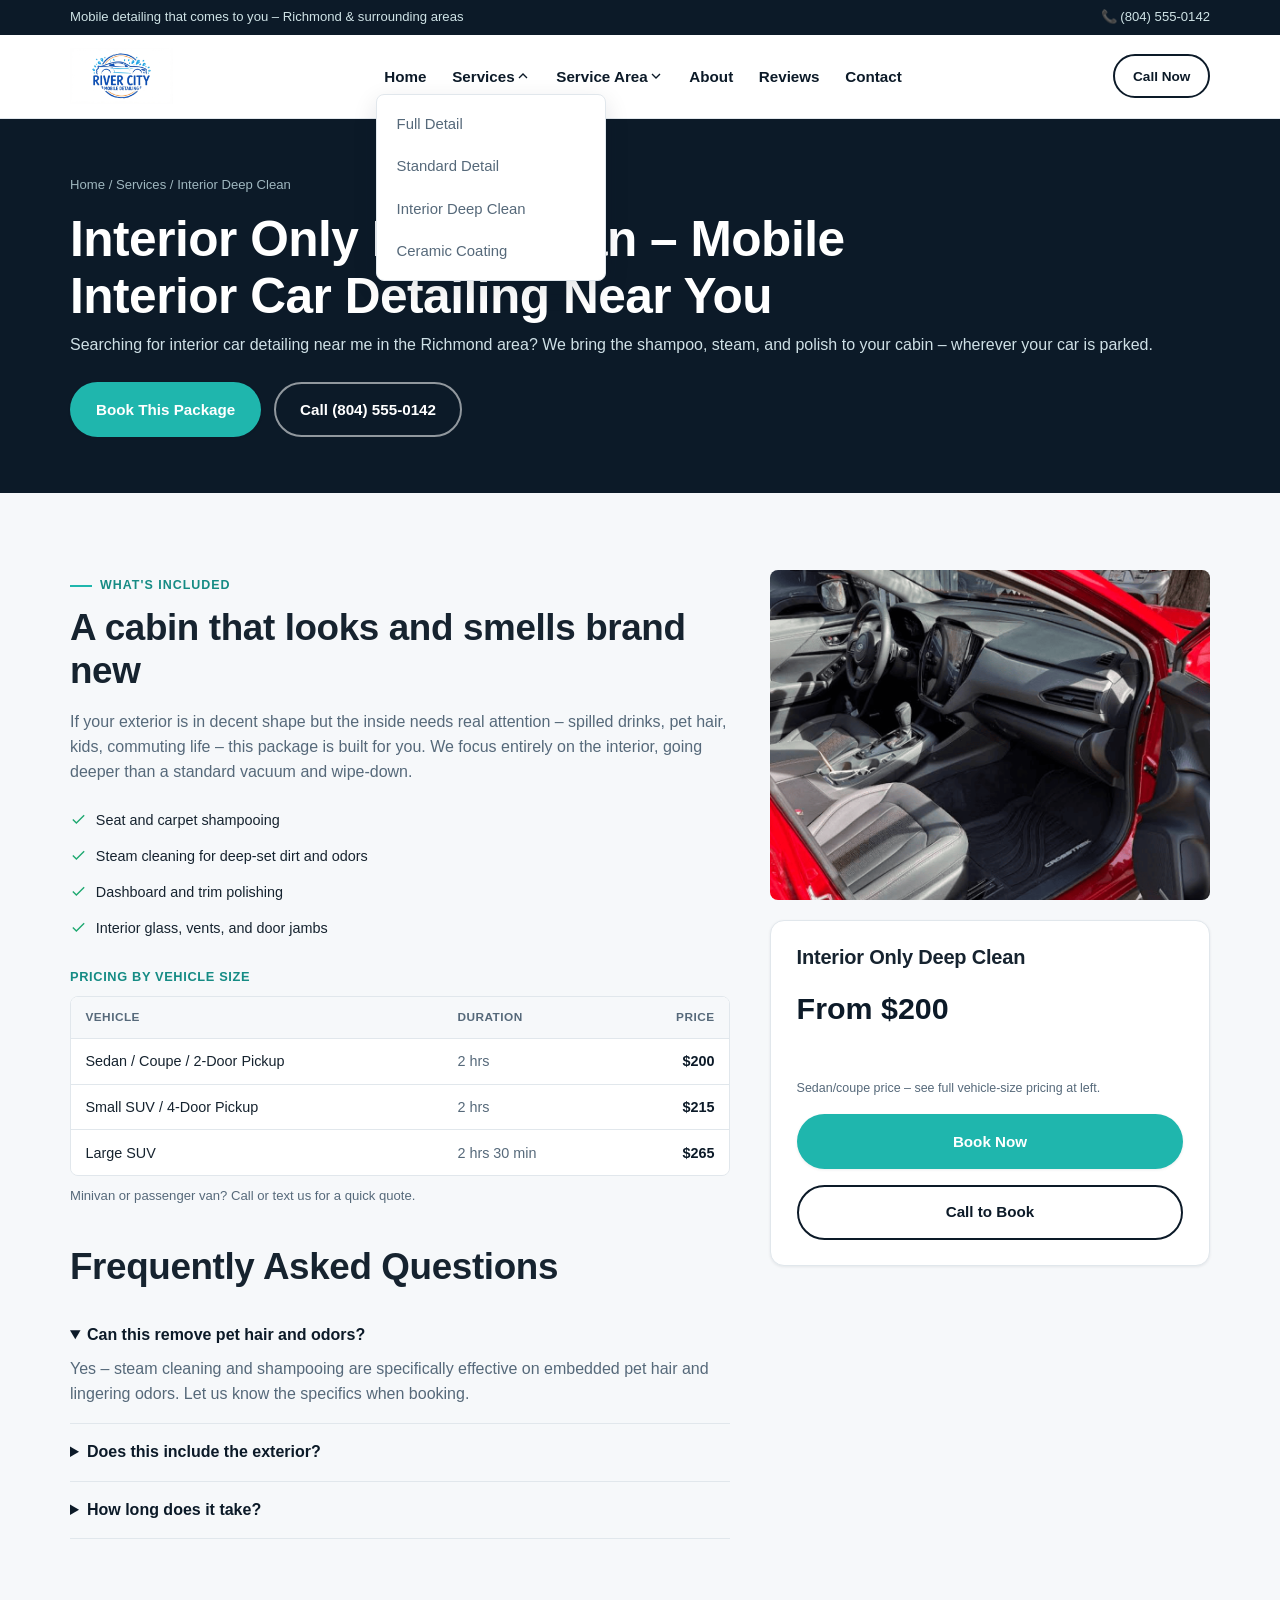
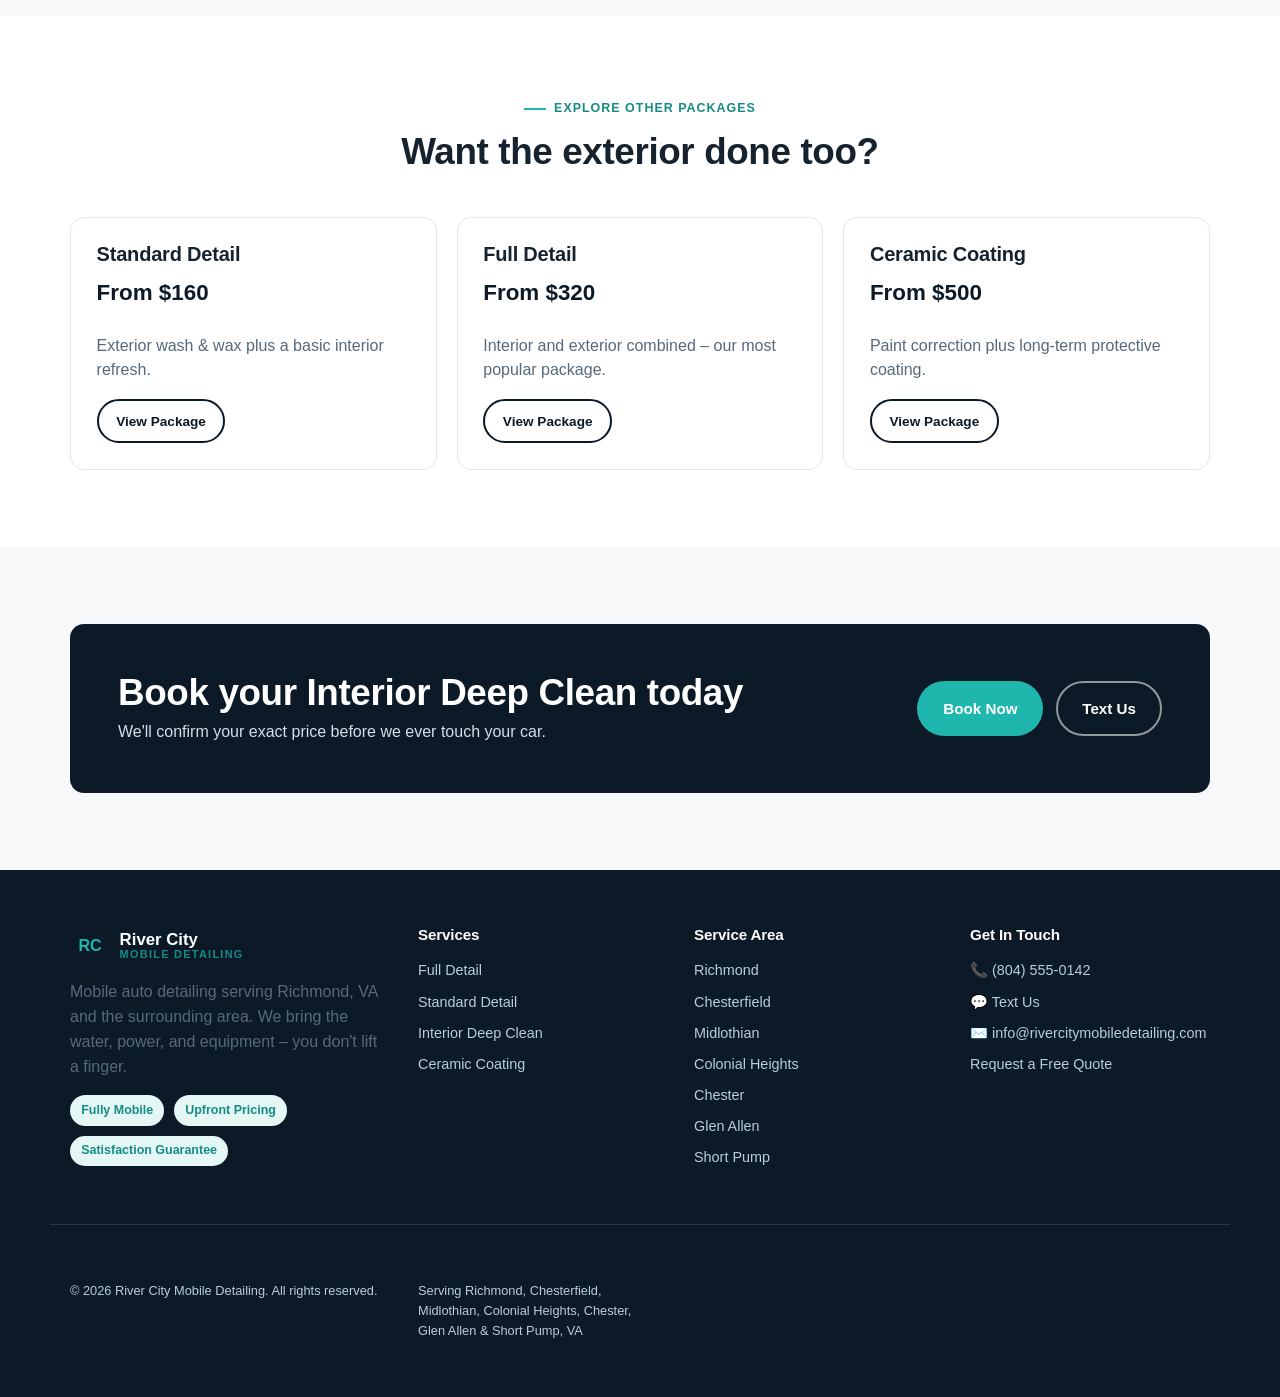
<file: services/interior-deep-clean.html>
<!DOCTYPE html>
<html lang="en">
<head>
<meta charset="UTF-8">
<meta name="viewport" content="width=device-width, initial-scale=1.0">
<title>Interior Only Deep Clean – From $200 | River City Mobile Detailing Richmond, VA</title>
<meta name="description" content="Interior car detailing near me: seat & carpet shampoo, steam cleaning, and dash polishing starting at $200. Mobile service anywhere in the Richmond, VA area.">
<meta property="og:type" content="website">
<meta property="og:title" content="Interior Only Deep Clean – From $200 | River City Mobile Detailing Richmond, VA">
<meta property="og:description" content="Interior car detailing near me: seat & carpet shampoo, steam cleaning, and dash polishing starting at $200. Mobile service anywhere in the Richmond, VA area.">
<meta property="og:url" content="https://www.rivercitymobiledetailing.com/services/interior-deep-clean.html">
<meta property="og:image" content="https://www.rivercitymobiledetailing.com/images/og-image.jpg">
<meta property="og:site_name" content="River City Mobile Detailing">
<meta name="twitter:card" content="summary_large_image">
<meta name="twitter:title" content="Interior Only Deep Clean – From $200 | River City Mobile Detailing Richmond, VA">
<meta name="twitter:description" content="Interior car detailing near me: seat & carpet shampoo, steam cleaning, and dash polishing starting at $200. Mobile service anywhere in the Richmond, VA area.">
<meta name="twitter:image" content="https://www.rivercitymobiledetailing.com/images/og-image.jpg">
<link rel="icon" href="data:image/svg+xml,%3Csvg xmlns='http://www.w3.org/2000/svg' viewBox='0 0 64 64'%3E%3Crect width='64' height='64' rx='14' fill='%230c1a28'/%3E%3Ctext x='32' y='43' font-family='Arial,Helvetica,sans-serif' font-weight='700' font-size='26' fill='%231fb6ad' text-anchor='middle'%3ERC%3C/text%3E%3C/svg%3E">
<link rel="canonical" href="https://www.rivercitymobiledetailing.com/services/interior-deep-clean.html">
<link rel="stylesheet" href="../css/style.css?v=6">
<script type="application/ld+json">
{
  "@context": "https://schema.org",
  "@type": "BreadcrumbList",
  "itemListElement": [
    {
      "@type": "ListItem",
      "position": 1,
      "name": "Home",
      "item": "https://www.rivercitymobiledetailing.com/"
    },
    {
      "@type": "ListItem",
      "position": 2,
      "name": "Services",
      "item": "https://www.rivercitymobiledetailing.com/#packages"
    },
    {
      "@type": "ListItem",
      "position": 3,
      "name": "Interior Deep Clean"
    }
  ]
}
</script>
<script type="application/ld+json">
{
  "@context": "https://schema.org",
  "@type": "Service",
  "serviceType": "Interior Only Deep Clean",
  "name": "Interior Only Deep Clean | River City Mobile Detailing",
  "description": "Seat and carpet shampoo, steam cleaning, and dash/trim polishing, priced by vehicle size, delivered at your home or office in the Richmond, VA area.",
  "provider": {
    "@type": "AutoDetailing",
    "name": "River City Mobile Detailing",
    "telephone": "+1-804-555-0142"
  },
  "areaServed": [
    "Richmond VA",
    "Chesterfield VA",
    "Midlothian VA",
    "Colonial Heights VA",
    "Chester VA",
    "Glen Allen VA",
    "Short Pump VA"
  ],
  "offers": {
    "@type": "AggregateOffer",
    "priceCurrency": "USD",
    "lowPrice": "200",
    "highPrice": "265"
  }
}
</script>
<script type="application/ld+json">
{
  "@context": "https://schema.org",
  "@type": "FAQPage",
  "mainEntity": [
    {
      "@type": "Question",
      "name": "Can this remove pet hair and odors?",
      "acceptedAnswer": { "@type": "Answer", "text": "Yes – steam cleaning and shampooing are specifically effective on embedded pet hair and lingering odors. Let us know the specifics when booking." }
    },
    {
      "@type": "Question",
      "name": "Does this include the exterior?",
      "acceptedAnswer": { "@type": "Answer", "text": "No, this package is interior-only. If you want both, our Full Detail package covers interior and exterior together at a combined price." }
    },
    {
      "@type": "Question",
      "name": "How long does it take?",
      "acceptedAnswer": { "@type": "Answer", "text": "Typically 90 minutes to 2.5 hours depending on vehicle size and interior condition." }
    }
  ]
}
</script>
</head>
<body>
<a class="skip-link" href="#main">Skip to content</a>

<div class="utility-bar">
  <div class="container">
    <span>Mobile detailing that comes to you – Richmond &amp; surrounding areas</span>
    <a href="tel:+18045550142">📞 (804) 555-0142</a>
  </div>
</div>

<header class="site-header">
  <div class="container nav-row">
    <a href="../index.html" class="logo">
      <img class="logo-img" src="../images/logo.jpg" alt="River City Mobile Detailing">
    </a>
    <nav class="main-nav" data-nav aria-label="Primary">
  <button class="nav-close" type="button" data-nav-close aria-label="Close menu">
    <svg viewBox="0 0 24 24" fill="none" stroke="currentColor" stroke-width="2"><path d="M6 6l12 12M18 6L6 18"/></svg>
  </button>
  <ul class="nav-list">
    <li><a href="../index.html">Home</a></li>
    <li class="nav-group is-open">
      <span class="nav-group-label">Services <svg class="chevron" viewBox="0 0 24 24" fill="none" stroke="currentColor" stroke-width="2"><path d="M6 9l6 6 6-6"/></svg></span>
      <ul class="nav-sub">
        <li><a href="full-detail.html">Full Detail</a></li>
        <li><a href="standard-detail.html">Standard Detail</a></li>
        <li><a href="interior-deep-clean.html">Interior Deep Clean</a></li>
        <li><a href="ceramic-coating.html">Ceramic Coating</a></li>
      </ul>
    </li>
    <li class="nav-group">
      <span class="nav-group-label">Service Area <svg class="chevron" viewBox="0 0 24 24" fill="none" stroke="currentColor" stroke-width="2"><path d="M6 9l6 6 6-6"/></svg></span>
      <ul class="nav-sub">
        <li><a href="../areas/richmond.html">Richmond</a></li>
        <li><a href="../areas/chesterfield.html">Chesterfield</a></li>
        <li><a href="../areas/midlothian.html">Midlothian</a></li>
        <li><a href="../areas/colonial-heights.html">Colonial Heights</a></li>
        <li><a href="../areas/chester.html">Chester</a></li>
        <li><a href="../areas/glen-allen.html">Glen Allen</a></li>
        <li><a href="../areas/short-pump.html">Short Pump</a></li>
      </ul>
    </li>
    <li><a href="../about.html">About</a></li>
    <li><a href="../reviews.html">Reviews</a></li>
    <li><a href="../contact.html">Contact</a></li>
  </ul>
  <div class="nav-cta">
    <a class="btn btn-outline btn-block" href="sms:+18045550142">Text Us</a>
    <a class="btn btn-primary btn-block" href="../contact.html">Book Now</a>
  </div>
</nav>
    <div class="nav-actions">
      <a class="btn btn-outline btn-sm" href="tel:+18045550142">Call Now</a>
      <button class="nav-toggle" type="button" data-nav-toggle aria-label="Open menu">
        <svg viewBox="0 0 24 24" fill="none" stroke="currentColor" stroke-width="2"><path d="M3 6h18M3 12h18M3 18h18"/></svg>
      </button>
    </div>
  </div>
</header>
<div class="nav-overlay" data-nav-overlay></div>

<main id="main">

  <section class="page-hero">
    <div class="container">
      <div class="breadcrumbs"><a href="../index.html">Home</a> / <a href="../index.html#packages">Services</a> / Interior Deep Clean</div>
      <h1>Interior Only Deep Clean – Mobile Interior Car Detailing Near You</h1>
      <p class="lede muted" style="color:#cfe0e6">Searching for interior car detailing near me in the Richmond area? We bring the shampoo, steam, and polish to your cabin – wherever your car is parked.</p>
      <div class="hero-ctas">
        <a class="btn btn-primary" href="../contact.html">Book This Package</a>
        <a class="btn btn-ghost" href="tel:+18045550142">Call (804) 555-0142</a>
      </div>
    </div>
  </section>

  <section>
    <div class="container two-col-layout">
      <div>
        <span class="eyebrow">What's Included</span>
        <h2>A cabin that looks and smells brand new</h2>
        <p>If your exterior is in decent shape but the inside needs real attention – spilled drinks, pet hair, kids, commuting life – this package is built for you. We focus entirely on the interior, going deeper than a standard vacuum and wipe-down.</p>
        <ul class="package-list" style="gap:.85rem;margin:1.5rem 0">
          <li><svg viewBox="0 0 24 24" fill="none" stroke="currentColor" stroke-width="2"><path d="M20 6L9 17l-5-5"/></svg>Seat and carpet shampooing</li>
          <li><svg viewBox="0 0 24 24" fill="none" stroke="currentColor" stroke-width="2"><path d="M20 6L9 17l-5-5"/></svg>Steam cleaning for deep-set dirt and odors</li>
          <li><svg viewBox="0 0 24 24" fill="none" stroke="currentColor" stroke-width="2"><path d="M20 6L9 17l-5-5"/></svg>Dashboard and trim polishing</li>
          <li><svg viewBox="0 0 24 24" fill="none" stroke="currentColor" stroke-width="2"><path d="M20 6L9 17l-5-5"/></svg>Interior glass, vents, and door jambs</li>
        </ul>
        <div class="tier-group-label">Pricing by Vehicle Size</div>
        <div class="table-scroll">
          <table class="tier-table">
            <thead><tr><th>Vehicle</th><th>Duration</th><th>Price</th></tr></thead>
            <tbody>
              <tr><td>Sedan / Coupe / 2-Door Pickup</td><td>2 hrs</td><td>$200</td></tr>
              <tr><td>Small SUV / 4-Door Pickup</td><td>2 hrs</td><td>$215</td></tr>
              <tr><td>Large SUV</td><td>2 hrs 30 min</td><td>$265</td></tr>
            </tbody>
          </table>
        </div>
        <p class="tier-note">Minivan or passenger van? Call or text us for a quick quote.</p>

        <h2 style="margin-top:2.5rem">Frequently Asked Questions</h2>
        <details class="faq-item" open>
          <summary>Can this remove pet hair and odors?</summary>
          <p>Yes – steam cleaning and shampooing are specifically effective on embedded pet hair and lingering odors. Let us know the specifics when booking.</p>
        </details>
        <details class="faq-item">
          <summary>Does this include the exterior?</summary>
          <p>No, this package is interior-only. If you want both, our Full Detail package covers interior and exterior together at a combined price.</p>
        </details>
        <details class="faq-item">
          <summary>How long does it take?</summary>
          <p>Typically 90 minutes to 2.5 hours depending on vehicle size and interior condition.</p>
        </details>
      </div>

      <aside>
        <div class="img-slot" style="--ar:4/3;margin-bottom:1.25rem">
          <img src="../images/service-interior.png" alt="Mobile interior deep clean and seat shampoo in Richmond, VA" loading="lazy">
          <span class="img-slot-label">Replace: images/service-interior.png (900×675px)</span>
        </div>
        <div class="package-card">
          <h3>Interior Only Deep Clean</h3>
          <p class="package-price">From $200</p>
          <p class="package-note">Sedan/coupe price – see full vehicle-size pricing at left.</p>
          <a class="btn btn-primary btn-block" href="../contact.html">Book Now</a>
          <a class="btn btn-outline btn-block" href="tel:+18045550142">Call to Book</a>
        </div>
      </aside>
    </div>
  </section>

  <section class="section-alt">
    <div class="container">
      <div class="section-head center">
        <span class="eyebrow">Explore Other Packages</span>
        <h2>Want the exterior done too?</h2>
      </div>
      <div class="packages-grid" style="grid-template-columns:repeat(auto-fit,minmax(240px,1fr))">
        <div class="feature-card">
          <h3>Standard Detail</h3>
          <p class="package-price" style="font-size:1.4rem">From $160</p>
          <p>Exterior wash &amp; wax plus a basic interior refresh.</p>
          <a class="btn btn-outline btn-sm" href="standard-detail.html">View Package</a>
        </div>
        <div class="feature-card">
          <h3>Full Detail</h3>
          <p class="package-price" style="font-size:1.4rem">From $320</p>
          <p>Interior and exterior combined – our most popular package.</p>
          <a class="btn btn-outline btn-sm" href="full-detail.html">View Package</a>
        </div>
        <div class="feature-card">
          <h3>Ceramic Coating</h3>
          <p class="package-price" style="font-size:1.4rem">From $500</p>
          <p>Paint correction plus long-term protective coating.</p>
          <a class="btn btn-outline btn-sm" href="ceramic-coating.html">View Package</a>
        </div>
      </div>
    </div>
  </section>

  <section>
    <div class="container">
      <div class="cta-band">
        <div>
          <h2>Book your Interior Deep Clean today</h2>
          <p>We'll confirm your exact price before we ever touch your car.</p>
        </div>
        <div class="hero-ctas">
          <a class="btn btn-primary" href="../contact.html">Book Now</a>
          <a class="btn btn-ghost" href="sms:+18045550142">Text Us</a>
        </div>
      </div>
    </div>
  </section>

</main>

<footer class="site-footer">
  <div class="container">
    <div>
      <div class="footer-logo">
        <span class="logo-mark">RC</span>
        <span class="logo-text"><strong style="color:#fff">River City</strong><span>Mobile Detailing</span></span>
      </div>
      <p class="muted">Mobile auto detailing serving Richmond, VA and the surrounding area. We bring the water, power, and equipment – you don't lift a finger.</p>
      <div class="badge-list">
        <span>Fully Mobile</span><span>Upfront Pricing</span><span>Satisfaction Guarantee</span>
      </div>
    </div>
    <div>
      <h4>Services</h4>
      <div class="footer-links">
        <a href="full-detail.html">Full Detail</a>
        <a href="standard-detail.html">Standard Detail</a>
        <a href="interior-deep-clean.html">Interior Deep Clean</a>
        <a href="ceramic-coating.html">Ceramic Coating</a>
      </div>
    </div>
    <div>
      <h4>Service Area</h4>
      <div class="footer-links">
        <a href="../areas/richmond.html">Richmond</a>
        <a href="../areas/chesterfield.html">Chesterfield</a>
        <a href="../areas/midlothian.html">Midlothian</a>
        <a href="../areas/colonial-heights.html">Colonial Heights</a>
        <a href="../areas/chester.html">Chester</a>
        <a href="../areas/glen-allen.html">Glen Allen</a>
        <a href="../areas/short-pump.html">Short Pump</a>
      </div>
    </div>
    <div>
      <h4>Get In Touch</h4>
      <div class="footer-links">
        <a href="tel:+18045550142">📞 (804) 555-0142</a>
        <a href="sms:+18045550142">💬 Text Us</a>
        <a href="mailto:info@rivercitymobiledetailing.com">✉️ info@rivercitymobiledetailing.com</a>
        <a href="../contact.html">Request a Free Quote</a>
      </div>
    </div>
  </div>
  <div class="container footer-bottom">
    <span>© <span data-year></span> River City Mobile Detailing. All rights reserved.</span>
    <span>Serving Richmond, Chesterfield, Midlothian, Colonial Heights, Chester, Glen Allen &amp; Short Pump, VA</span>
  </div>
</footer>

<div class="mobile-action-bar">
  <a href="tel:+18045550142"><svg viewBox="0 0 24 24" fill="none" stroke="currentColor" stroke-width="2"><path d="M22 16.92v3a2 2 0 0 1-2.18 2 19.79 19.79 0 0 1-8.63-3.07 19.5 19.5 0 0 1-6-6 19.79 19.79 0 0 1-3.07-8.67A2 2 0 0 1 4.11 2h3a2 2 0 0 1 2 1.72c.12.9.34 1.79.65 2.65a2 2 0 0 1-.45 2.11L8.09 9.91a16 16 0 0 0 6 6l1.43-1.27a2 2 0 0 1 2.11-.45c.86.31 1.75.53 2.65.65A2 2 0 0 1 22 16.92z"/></svg>Call</a>
  <a href="sms:+18045550142"><svg viewBox="0 0 24 24" fill="none" stroke="currentColor" stroke-width="2"><path d="M21 15a2 2 0 0 1-2 2H7l-4 4V5a2 2 0 0 1 2-2h14a2 2 0 0 1 2 2Z"/></svg>Text</a>
  <a href="../contact.html"><svg viewBox="0 0 24 24" fill="none" stroke="currentColor" stroke-width="2"><path d="M8 2v4M16 2v4M3 10h18M5 4h14a2 2 0 0 1 2 2v14a2 2 0 0 1-2 2H5a2 2 0 0 1-2-2V6a2 2 0 0 1 2-2Z"/></svg>Book Now</a>
</div>

<script src="../js/main.js"></script>
</body>
</html>
</file>
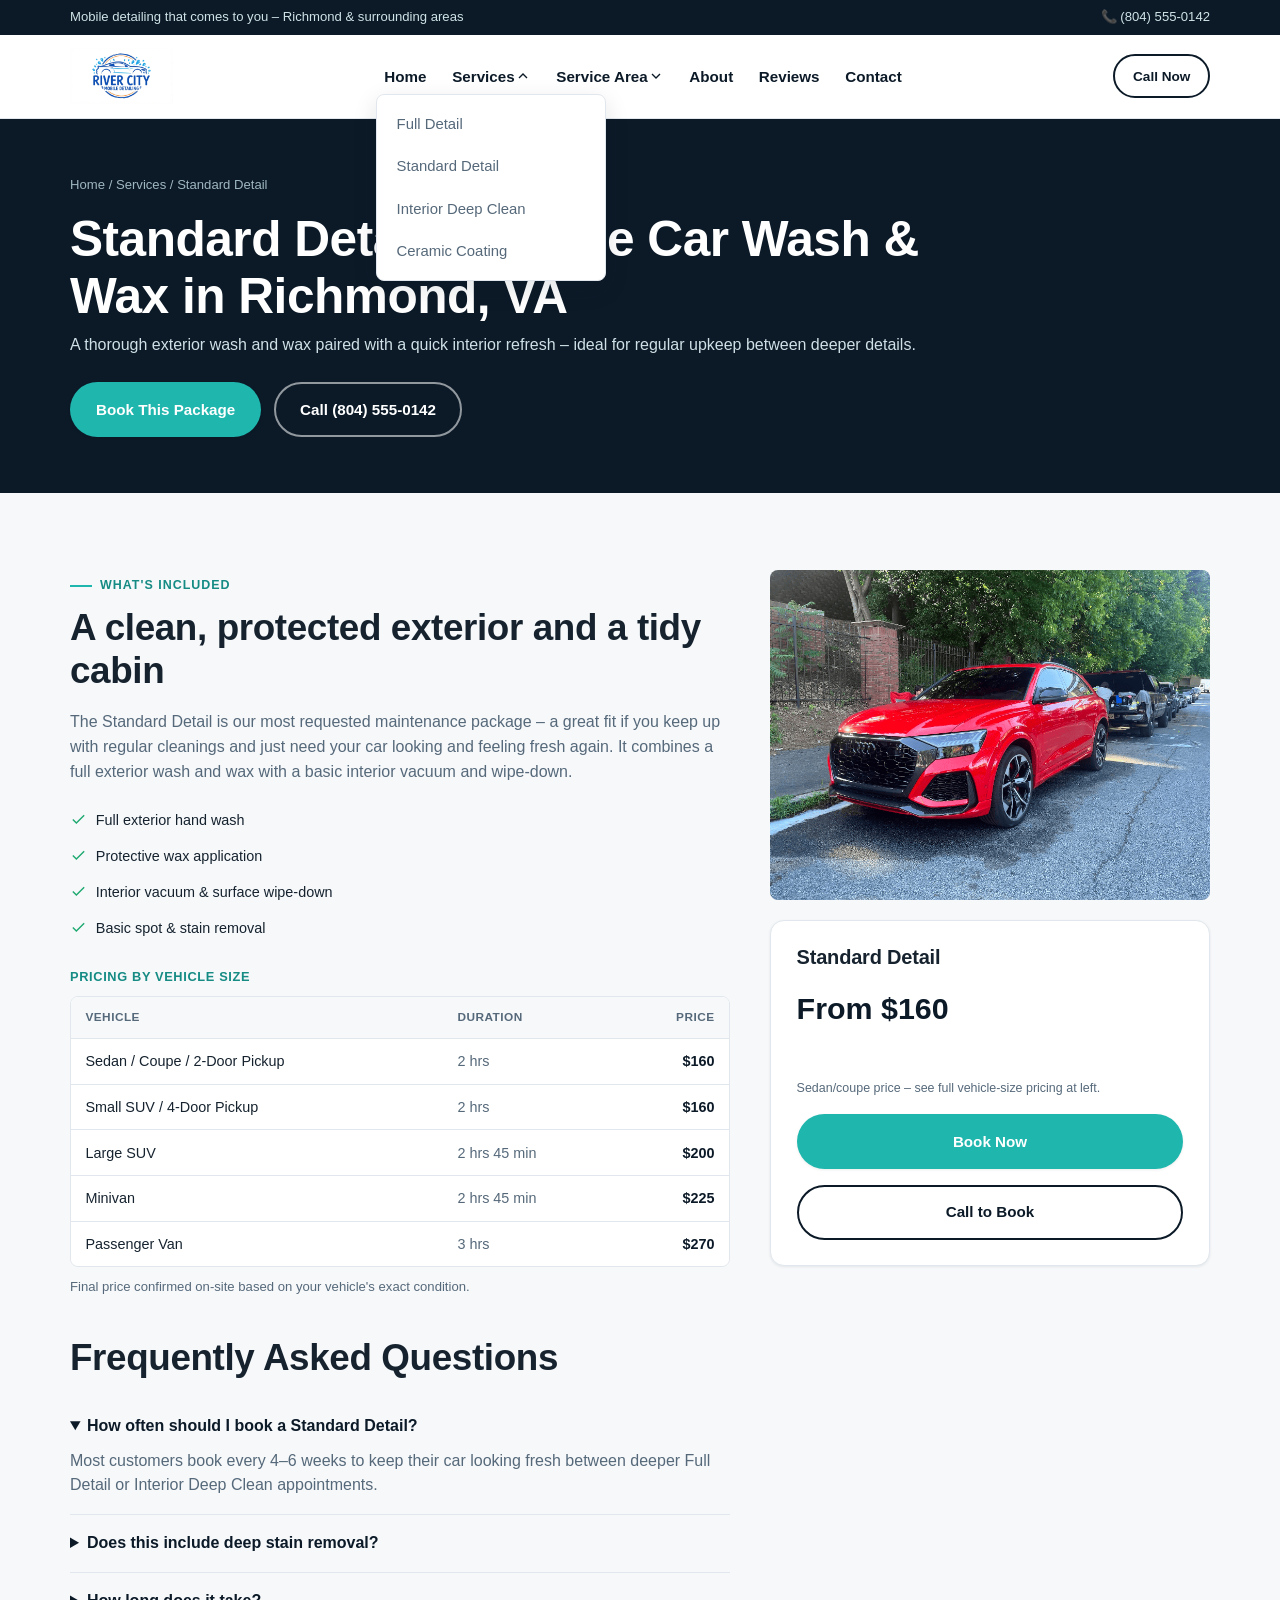
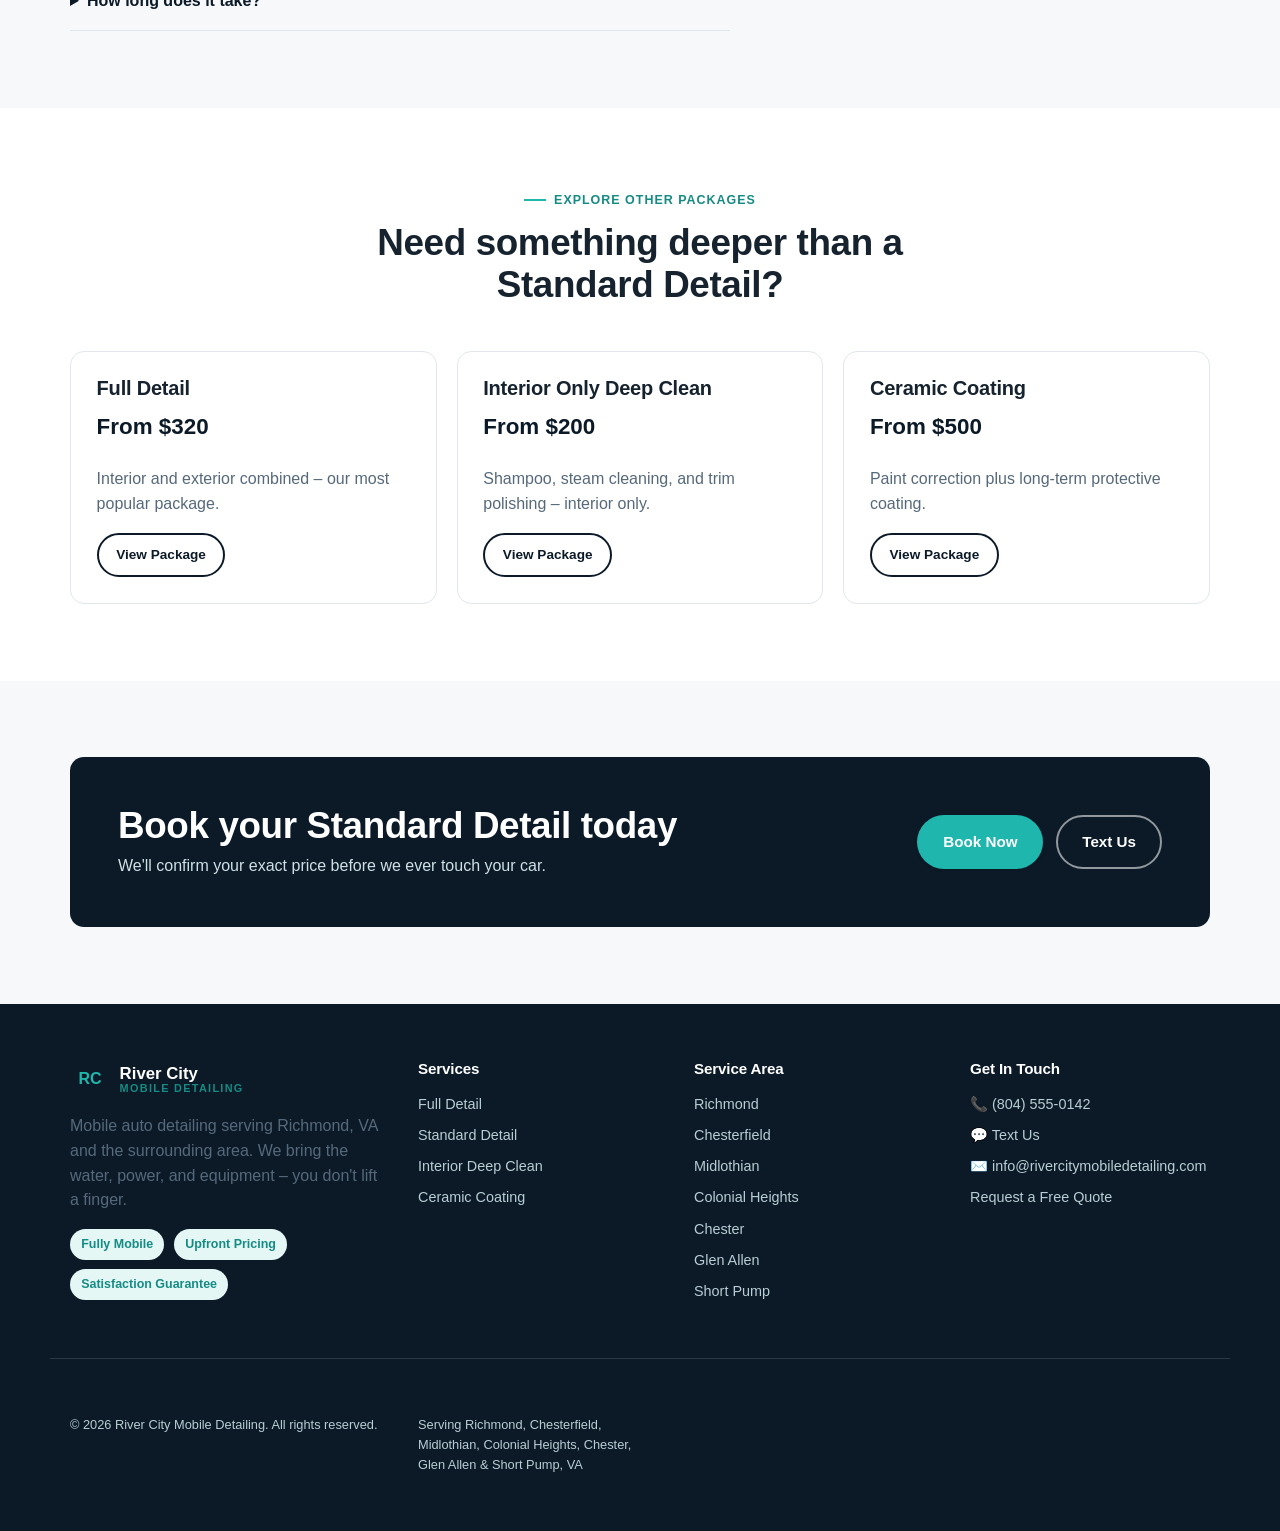
<file: services/standard-detail.html>
<!DOCTYPE html>
<html lang="en">
<head>
<meta charset="UTF-8">
<meta name="viewport" content="width=device-width, initial-scale=1.0">
<title>Standard Detail Package – $160 | River City Mobile Detailing Richmond, VA</title>
<meta name="description" content="Exterior wash & wax plus a basic interior refresh, starting at $160. Mobile car detailing that comes to you anywhere in the Richmond, VA area.">
<meta property="og:type" content="website">
<meta property="og:title" content="Standard Detail Package – $160 | River City Mobile Detailing Richmond, VA">
<meta property="og:description" content="Exterior wash & wax plus a basic interior refresh, starting at $160. Mobile car detailing that comes to you anywhere in the Richmond, VA area.">
<meta property="og:url" content="https://www.rivercitymobiledetailing.com/services/standard-detail.html">
<meta property="og:image" content="https://www.rivercitymobiledetailing.com/images/og-image.jpg">
<meta property="og:site_name" content="River City Mobile Detailing">
<meta name="twitter:card" content="summary_large_image">
<meta name="twitter:title" content="Standard Detail Package – $160 | River City Mobile Detailing Richmond, VA">
<meta name="twitter:description" content="Exterior wash & wax plus a basic interior refresh, starting at $160. Mobile car detailing that comes to you anywhere in the Richmond, VA area.">
<meta name="twitter:image" content="https://www.rivercitymobiledetailing.com/images/og-image.jpg">
<link rel="icon" href="data:image/svg+xml,%3Csvg xmlns='http://www.w3.org/2000/svg' viewBox='0 0 64 64'%3E%3Crect width='64' height='64' rx='14' fill='%230c1a28'/%3E%3Ctext x='32' y='43' font-family='Arial,Helvetica,sans-serif' font-weight='700' font-size='26' fill='%231fb6ad' text-anchor='middle'%3ERC%3C/text%3E%3C/svg%3E">
<link rel="canonical" href="https://www.rivercitymobiledetailing.com/services/standard-detail.html">
<link rel="stylesheet" href="../css/style.css?v=6">
<script type="application/ld+json">
{
  "@context": "https://schema.org",
  "@type": "BreadcrumbList",
  "itemListElement": [
    {
      "@type": "ListItem",
      "position": 1,
      "name": "Home",
      "item": "https://www.rivercitymobiledetailing.com/"
    },
    {
      "@type": "ListItem",
      "position": 2,
      "name": "Services",
      "item": "https://www.rivercitymobiledetailing.com/#packages"
    },
    {
      "@type": "ListItem",
      "position": 3,
      "name": "Standard Detail"
    }
  ]
}
</script>
<script type="application/ld+json">
{
  "@context": "https://schema.org",
  "@type": "Service",
  "serviceType": "Standard Detail",
  "name": "Standard Detail | River City Mobile Detailing",
  "description": "Exterior wash and wax plus a basic interior refresh, priced by vehicle size, delivered at your home or office in the Richmond, VA area.",
  "provider": {
    "@type": "AutoDetailing",
    "name": "River City Mobile Detailing",
    "telephone": "+1-804-555-0142"
  },
  "areaServed": [
    "Richmond VA",
    "Chesterfield VA",
    "Midlothian VA",
    "Colonial Heights VA",
    "Chester VA",
    "Glen Allen VA",
    "Short Pump VA"
  ],
  "offers": {
    "@type": "AggregateOffer",
    "priceCurrency": "USD",
    "lowPrice": "160",
    "highPrice": "270"
  }
}
</script>
<script type="application/ld+json">
{
  "@context": "https://schema.org",
  "@type": "FAQPage",
  "mainEntity": [
    {
      "@type": "Question",
      "name": "How often should I book a Standard Detail?",
      "acceptedAnswer": { "@type": "Answer", "text": "Most customers book every 4–6 weeks to keep their car looking fresh between deeper Full Detail or Interior Deep Clean appointments." }
    },
    {
      "@type": "Question",
      "name": "Does this include deep stain removal?",
      "acceptedAnswer": { "@type": "Answer", "text": "Standard Detail covers basic spots and light stains. For set-in stains, pet hair, or odors, we recommend the Interior Only Deep Clean or Full Detail package." }
    },
    {
      "@type": "Question",
      "name": "How long does it take?",
      "acceptedAnswer": { "@type": "Answer", "text": "Typically 60–90 minutes depending on your vehicle's size and condition." }
    }
  ]
}
</script>
</head>
<body>
<a class="skip-link" href="#main">Skip to content</a>

<div class="utility-bar">
  <div class="container">
    <span>Mobile detailing that comes to you – Richmond &amp; surrounding areas</span>
    <a href="tel:+18045550142">📞 (804) 555-0142</a>
  </div>
</div>

<header class="site-header">
  <div class="container nav-row">
    <a href="../index.html" class="logo">
      <img class="logo-img" src="../images/logo.jpg" alt="River City Mobile Detailing">
    </a>
    <nav class="main-nav" data-nav aria-label="Primary">
  <button class="nav-close" type="button" data-nav-close aria-label="Close menu">
    <svg viewBox="0 0 24 24" fill="none" stroke="currentColor" stroke-width="2"><path d="M6 6l12 12M18 6L6 18"/></svg>
  </button>
  <ul class="nav-list">
    <li><a href="../index.html">Home</a></li>
    <li class="nav-group is-open">
      <span class="nav-group-label">Services <svg class="chevron" viewBox="0 0 24 24" fill="none" stroke="currentColor" stroke-width="2"><path d="M6 9l6 6 6-6"/></svg></span>
      <ul class="nav-sub">
        <li><a href="full-detail.html">Full Detail</a></li>
        <li><a href="standard-detail.html">Standard Detail</a></li>
        <li><a href="interior-deep-clean.html">Interior Deep Clean</a></li>
        <li><a href="ceramic-coating.html">Ceramic Coating</a></li>
      </ul>
    </li>
    <li class="nav-group">
      <span class="nav-group-label">Service Area <svg class="chevron" viewBox="0 0 24 24" fill="none" stroke="currentColor" stroke-width="2"><path d="M6 9l6 6 6-6"/></svg></span>
      <ul class="nav-sub">
        <li><a href="../areas/richmond.html">Richmond</a></li>
        <li><a href="../areas/chesterfield.html">Chesterfield</a></li>
        <li><a href="../areas/midlothian.html">Midlothian</a></li>
        <li><a href="../areas/colonial-heights.html">Colonial Heights</a></li>
        <li><a href="../areas/chester.html">Chester</a></li>
        <li><a href="../areas/glen-allen.html">Glen Allen</a></li>
        <li><a href="../areas/short-pump.html">Short Pump</a></li>
      </ul>
    </li>
    <li><a href="../about.html">About</a></li>
    <li><a href="../reviews.html">Reviews</a></li>
    <li><a href="../contact.html">Contact</a></li>
  </ul>
  <div class="nav-cta">
    <a class="btn btn-outline btn-block" href="sms:+18045550142">Text Us</a>
    <a class="btn btn-primary btn-block" href="../contact.html">Book Now</a>
  </div>
</nav>
    <div class="nav-actions">
      <a class="btn btn-outline btn-sm" href="tel:+18045550142">Call Now</a>
      <button class="nav-toggle" type="button" data-nav-toggle aria-label="Open menu">
        <svg viewBox="0 0 24 24" fill="none" stroke="currentColor" stroke-width="2"><path d="M3 6h18M3 12h18M3 18h18"/></svg>
      </button>
    </div>
  </div>
</header>
<div class="nav-overlay" data-nav-overlay></div>

<main id="main">

  <section class="page-hero">
    <div class="container">
      <div class="breadcrumbs"><a href="../index.html">Home</a> / <a href="../index.html#packages">Services</a> / Standard Detail</div>
      <h1>Standard Detail – Mobile Car Wash &amp; Wax in Richmond, VA</h1>
      <p class="lede muted" style="color:#cfe0e6">A thorough exterior wash and wax paired with a quick interior refresh – ideal for regular upkeep between deeper details.</p>
      <div class="hero-ctas">
        <a class="btn btn-primary" href="../contact.html">Book This Package</a>
        <a class="btn btn-ghost" href="tel:+18045550142">Call (804) 555-0142</a>
      </div>
    </div>
  </section>

  <section>
    <div class="container two-col-layout">
      <div>
        <span class="eyebrow">What's Included</span>
        <h2>A clean, protected exterior and a tidy cabin</h2>
        <p>The Standard Detail is our most requested maintenance package – a great fit if you keep up with regular cleanings and just need your car looking and feeling fresh again. It combines a full exterior wash and wax with a basic interior vacuum and wipe-down.</p>
        <ul class="package-list" style="gap:.85rem;margin:1.5rem 0">
          <li><svg viewBox="0 0 24 24" fill="none" stroke="currentColor" stroke-width="2"><path d="M20 6L9 17l-5-5"/></svg>Full exterior hand wash</li>
          <li><svg viewBox="0 0 24 24" fill="none" stroke="currentColor" stroke-width="2"><path d="M20 6L9 17l-5-5"/></svg>Protective wax application</li>
          <li><svg viewBox="0 0 24 24" fill="none" stroke="currentColor" stroke-width="2"><path d="M20 6L9 17l-5-5"/></svg>Interior vacuum &amp; surface wipe-down</li>
          <li><svg viewBox="0 0 24 24" fill="none" stroke="currentColor" stroke-width="2"><path d="M20 6L9 17l-5-5"/></svg>Basic spot &amp; stain removal</li>
        </ul>
        <div class="tier-group-label">Pricing by Vehicle Size</div>
        <div class="table-scroll">
          <table class="tier-table">
            <thead><tr><th>Vehicle</th><th>Duration</th><th>Price</th></tr></thead>
            <tbody>
              <tr><td>Sedan / Coupe / 2-Door Pickup</td><td>2 hrs</td><td>$160</td></tr>
              <tr><td>Small SUV / 4-Door Pickup</td><td>2 hrs</td><td>$160</td></tr>
              <tr><td>Large SUV</td><td>2 hrs 45 min</td><td>$200</td></tr>
              <tr><td>Minivan</td><td>2 hrs 45 min</td><td>$225</td></tr>
              <tr><td>Passenger Van</td><td>3 hrs</td><td>$270</td></tr>
            </tbody>
          </table>
        </div>
        <p class="tier-note">Final price confirmed on-site based on your vehicle's exact condition.</p>

        <h2 style="margin-top:2.5rem">Frequently Asked Questions</h2>
        <details class="faq-item" open>
          <summary>How often should I book a Standard Detail?</summary>
          <p>Most customers book every 4–6 weeks to keep their car looking fresh between deeper Full Detail or Interior Deep Clean appointments.</p>
        </details>
        <details class="faq-item">
          <summary>Does this include deep stain removal?</summary>
          <p>Standard Detail covers basic spots and light stains. For set-in stains, pet hair, or odors, we recommend the Interior Only Deep Clean or Full Detail package.</p>
        </details>
        <details class="faq-item">
          <summary>How long does it take?</summary>
          <p>Typically 60–90 minutes depending on your vehicle's size and condition.</p>
        </details>
      </div>

      <aside>
        <div class="img-slot" style="--ar:4/3;margin-bottom:1.25rem">
          <img src="../images/service-standard.png" alt="Mobile Standard Detail exterior wash and wax in Richmond, VA" loading="lazy">
          <span class="img-slot-label">Replace: images/service-standard.png (900×675px)</span>
        </div>
        <div class="package-card">
          <h3>Standard Detail</h3>
          <p class="package-price">From $160</p>
          <p class="package-note">Sedan/coupe price – see full vehicle-size pricing at left.</p>
          <a class="btn btn-primary btn-block" href="../contact.html">Book Now</a>
          <a class="btn btn-outline btn-block" href="tel:+18045550142">Call to Book</a>
        </div>
      </aside>
    </div>
  </section>

  <section class="section-alt">
    <div class="container">
      <div class="section-head center">
        <span class="eyebrow">Explore Other Packages</span>
        <h2>Need something deeper than a Standard Detail?</h2>
      </div>
      <div class="packages-grid" style="grid-template-columns:repeat(auto-fit,minmax(240px,1fr))">
        <div class="feature-card">
          <h3>Full Detail</h3>
          <p class="package-price" style="font-size:1.4rem">From $320</p>
          <p>Interior and exterior combined – our most popular package.</p>
          <a class="btn btn-outline btn-sm" href="full-detail.html">View Package</a>
        </div>
        <div class="feature-card">
          <h3>Interior Only Deep Clean</h3>
          <p class="package-price" style="font-size:1.4rem">From $200</p>
          <p>Shampoo, steam cleaning, and trim polishing – interior only.</p>
          <a class="btn btn-outline btn-sm" href="interior-deep-clean.html">View Package</a>
        </div>
        <div class="feature-card">
          <h3>Ceramic Coating</h3>
          <p class="package-price" style="font-size:1.4rem">From $500</p>
          <p>Paint correction plus long-term protective coating.</p>
          <a class="btn btn-outline btn-sm" href="ceramic-coating.html">View Package</a>
        </div>
      </div>
    </div>
  </section>

  <section>
    <div class="container">
      <div class="cta-band">
        <div>
          <h2>Book your Standard Detail today</h2>
          <p>We'll confirm your exact price before we ever touch your car.</p>
        </div>
        <div class="hero-ctas">
          <a class="btn btn-primary" href="../contact.html">Book Now</a>
          <a class="btn btn-ghost" href="sms:+18045550142">Text Us</a>
        </div>
      </div>
    </div>
  </section>

</main>

<footer class="site-footer">
  <div class="container">
    <div>
      <div class="footer-logo">
        <span class="logo-mark">RC</span>
        <span class="logo-text"><strong style="color:#fff">River City</strong><span>Mobile Detailing</span></span>
      </div>
      <p class="muted">Mobile auto detailing serving Richmond, VA and the surrounding area. We bring the water, power, and equipment – you don't lift a finger.</p>
      <div class="badge-list">
        <span>Fully Mobile</span><span>Upfront Pricing</span><span>Satisfaction Guarantee</span>
      </div>
    </div>
    <div>
      <h4>Services</h4>
      <div class="footer-links">
        <a href="full-detail.html">Full Detail</a>
        <a href="standard-detail.html">Standard Detail</a>
        <a href="interior-deep-clean.html">Interior Deep Clean</a>
        <a href="ceramic-coating.html">Ceramic Coating</a>
      </div>
    </div>
    <div>
      <h4>Service Area</h4>
      <div class="footer-links">
        <a href="../areas/richmond.html">Richmond</a>
        <a href="../areas/chesterfield.html">Chesterfield</a>
        <a href="../areas/midlothian.html">Midlothian</a>
        <a href="../areas/colonial-heights.html">Colonial Heights</a>
        <a href="../areas/chester.html">Chester</a>
        <a href="../areas/glen-allen.html">Glen Allen</a>
        <a href="../areas/short-pump.html">Short Pump</a>
      </div>
    </div>
    <div>
      <h4>Get In Touch</h4>
      <div class="footer-links">
        <a href="tel:+18045550142">📞 (804) 555-0142</a>
        <a href="sms:+18045550142">💬 Text Us</a>
        <a href="mailto:info@rivercitymobiledetailing.com">✉️ info@rivercitymobiledetailing.com</a>
        <a href="../contact.html">Request a Free Quote</a>
      </div>
    </div>
  </div>
  <div class="container footer-bottom">
    <span>© <span data-year></span> River City Mobile Detailing. All rights reserved.</span>
    <span>Serving Richmond, Chesterfield, Midlothian, Colonial Heights, Chester, Glen Allen &amp; Short Pump, VA</span>
  </div>
</footer>

<div class="mobile-action-bar">
  <a href="tel:+18045550142"><svg viewBox="0 0 24 24" fill="none" stroke="currentColor" stroke-width="2"><path d="M22 16.92v3a2 2 0 0 1-2.18 2 19.79 19.79 0 0 1-8.63-3.07 19.5 19.5 0 0 1-6-6 19.79 19.79 0 0 1-3.07-8.67A2 2 0 0 1 4.11 2h3a2 2 0 0 1 2 1.72c.12.9.34 1.79.65 2.65a2 2 0 0 1-.45 2.11L8.09 9.91a16 16 0 0 0 6 6l1.43-1.27a2 2 0 0 1 2.11-.45c.86.31 1.75.53 2.65.65A2 2 0 0 1 22 16.92z"/></svg>Call</a>
  <a href="sms:+18045550142"><svg viewBox="0 0 24 24" fill="none" stroke="currentColor" stroke-width="2"><path d="M21 15a2 2 0 0 1-2 2H7l-4 4V5a2 2 0 0 1 2-2h14a2 2 0 0 1 2 2Z"/></svg>Text</a>
  <a href="../contact.html"><svg viewBox="0 0 24 24" fill="none" stroke="currentColor" stroke-width="2"><path d="M8 2v4M16 2v4M3 10h18M5 4h14a2 2 0 0 1 2 2v14a2 2 0 0 1-2 2H5a2 2 0 0 1-2-2V6a2 2 0 0 1 2-2Z"/></svg>Book Now</a>
</div>

<script src="../js/main.js"></script>
</body>
</html>
</file>
<file: css/style.css>
/* ==========================================================================
   River City Mobile Detailing – design system
   Mobile-first, zero external UI dependencies, fast-loading.
   Brand hook: Richmond, VA is nicknamed "River City" after the James
   River running through it. We echo that with a subtle topographic
   contour-line motif instead of the generic "water droplet" clichés
   most detailers use.
   ========================================================================== */

:root {
  /* Color */
  --ink: #0c1a28;          /* deep navy – headers, footer, hero */
  --ink-2: #132a3d;
  --accent: #1fb6ad;       /* teal – "river" accent, ceramic sheen */
  --accent-dark: #158b84;
  --accent-soft: #e4f7f5;
  --gold: #d9a441;         /* small warm highlight for "most popular" etc */
  --bg: #f6f8fa;
  --surface: #ffffff;
  --text: #16232f;
  --text-muted: #56697a;
  --border: #e1e7ec;
  --success: #1fa971;

  /* Type */
  --font-head: "Segoe UI", -apple-system, BlinkMacSystemFont, sans-serif;
  --font-body: "Segoe UI", -apple-system, BlinkMacSystemFont, "Helvetica Neue", Arial, sans-serif;

  /* Rhythm */
  --radius: 14px;
  --radius-sm: 8px;
  --shadow-sm: 0 1px 3px rgba(12, 26, 40, 0.08);
  --shadow-md: 0 8px 24px rgba(12, 26, 40, 0.12);
  --shadow-lg: 0 20px 48px rgba(12, 26, 40, 0.18);
  --container: 1180px;
  --gap: clamp(1.25rem, 3vw, 2.5rem);

  color-scheme: light;
}

/* -------------------------------------------------- reset & base -------- */
*, *::before, *::after { box-sizing: border-box; }
html { scroll-behavior: smooth; overflow-x: hidden; }
body {
  margin: 0;
  overflow-x: hidden;
  font-family: var(--font-body);
  color: var(--text);
  background: var(--bg);
  line-height: 1.55;
  -webkit-font-smoothing: antialiased;
}
img { max-width: 100%; display: block; }
a { color: inherit; text-decoration: none; }
h1, h2, h3, h4 { font-family: var(--font-head); font-weight: 700; line-height: 1.15; margin: 0 0 .5em; letter-spacing: -0.01em; }
h1 { font-size: clamp(2rem, 5vw, 3.1rem); }
h2 { font-size: clamp(1.6rem, 3.4vw, 2.3rem); }
h3 { font-size: 1.25rem; }
p { margin: 0 0 1em; color: var(--text-muted); }
ul { margin: 0; padding: 0; list-style: none; }
button { font: inherit; cursor: pointer; }
.container { max-width: var(--container); margin-inline: auto; padding-inline: 1.25rem; }
section { padding-block: clamp(2.75rem, 6vw, 5rem); }
.eyebrow {
  display: inline-flex; align-items: center; gap: .5rem;
  font-size: .78rem; font-weight: 700; letter-spacing: .08em; text-transform: uppercase;
  color: var(--accent-dark); margin-bottom: .75rem;
}
.eyebrow::before { content: ""; width: 22px; height: 2px; background: var(--accent); display: inline-block; }
.section-head { max-width: 640px; margin-bottom: clamp(1.75rem, 4vw, 2.75rem); }
.section-head.center { margin-inline: auto; text-align: center; }
.text-center { text-align: center; }
.muted { color: var(--text-muted); }
.visually-hidden { position: absolute; width: 1px; height: 1px; overflow: hidden; clip: rect(0 0 0 0); white-space: nowrap; }
.skip-link {
  position: absolute; left: -999px; top: 0; background: var(--accent); color: #fff;
  padding: .75rem 1.25rem; z-index: 200; border-radius: 0 0 8px 0;
}
.skip-link:focus { left: 0; }

/* -------------------------------------------------- buttons ------------- */
.btn {
  display: inline-flex; align-items: center; justify-content: center; gap: .5rem;
  padding: .85rem 1.5rem; border-radius: 999px; font-weight: 700; font-size: .95rem;
  border: 2px solid transparent; transition: transform .15s ease, box-shadow .15s ease, background .15s ease;
  white-space: nowrap;
}
.btn:active { transform: scale(.97); }
.btn-primary { background: var(--accent); color: #fff; box-shadow: var(--shadow-sm); }
.btn-primary:hover { background: var(--accent-dark); box-shadow: var(--shadow-md); }
.btn-ghost { background: transparent; border-color: rgba(255,255,255,.55); color: #fff; }
.btn-ghost:hover { background: rgba(255,255,255,.12); }
.btn-outline { background: transparent; border-color: var(--ink); color: var(--ink); }
.btn-outline:hover { background: var(--ink); color: #fff; }
.btn-dark { background: var(--ink); color: #fff; }
.btn-dark:hover { background: var(--ink-2); }
.btn-block { width: 100%; }
.btn-sm { padding: .6rem 1.1rem; font-size: .85rem; }
.btn-icon { width: 1.1em; height: 1.1em; flex: none; }

/* -------------------------------------------------- top utility bar ----- */
.utility-bar {
  background: var(--ink); color: #cfe3e6; font-size: .82rem;
  display: none;
}
.utility-bar .container { display: flex; justify-content: space-between; align-items: center; padding-block: .45rem; }
.utility-bar a { display: inline-flex; align-items: center; gap: .4rem; }
.utility-bar a:hover { color: #fff; }
@media (min-width: 860px) { .utility-bar { display: block; } }

/* -------------------------------------------------- header/nav ---------- */
.site-header {
  position: sticky; top: 0; z-index: 100; background: rgba(255,255,255,.98);
  border-bottom: 1px solid var(--border);
}
.nav-row { display: flex; align-items: center; justify-content: space-between; gap: 1rem; padding-block: .85rem; }
.logo { display: flex; align-items: center; gap: .6rem; font-family: var(--font-head); }
.logo-mark {
  width: 40px; height: 40px; border-radius: 10px; background: var(--ink);
  display: grid; place-items: center; color: var(--accent); font-weight: 800; font-size: 1rem; flex: none;
}
.logo-img { height: 56px; width: auto; display: block; }
.logo-text { display: flex; flex-direction: column; line-height: 1.05; }
.logo-text strong { font-size: 1.05rem; color: var(--ink); font-weight: 800; }
.logo-text span { font-size: .68rem; letter-spacing: .12em; text-transform: uppercase; color: var(--accent-dark); font-weight: 700; }

.nav-actions { display: flex; align-items: center; gap: .6rem; }
.nav-toggle {
  display: inline-flex; background: none; border: 1px solid var(--border); border-radius: 8px;
  padding: .5rem; margin-left: .25rem;
}
.nav-toggle svg { width: 22px; height: 22px; }
@media (min-width: 960px) { .nav-toggle { display: none; } }

.main-nav {
  position: fixed; inset: 0 0 0 auto; width: min(320px, 88vw); background: var(--surface);
  transform: translateX(100%); transition: transform .25s ease; z-index: 110;
  box-shadow: var(--shadow-lg); overflow-y: auto; padding: 1.25rem;
}
.main-nav.is-open { transform: translateX(0); }
.nav-close { margin-left: auto; display: flex; background: none; border: none; padding: .5rem; }
.nav-close svg { width: 22px; height: 22px; }
.nav-list { display: flex; flex-direction: column; gap: .1rem; margin-top: 1rem; }
.nav-list > li { border-bottom: 1px solid var(--border); }
.nav-list > li > a, .nav-group-label {
  display: flex; align-items: center; justify-content: space-between; padding: .85rem .2rem;
  font-weight: 600; color: var(--ink);
}
.nav-sub { display: none; padding-left: .85rem; padding-bottom: .5rem; }
.nav-group.is-open .nav-sub { display: block; }
.nav-group.is-open .chevron { transform: rotate(180deg); }
.nav-sub li a { display: block; padding: .55rem .2rem; color: var(--text-muted); font-size: .93rem; }
.nav-sub li a:hover { color: var(--accent-dark); }
.chevron { width: 16px; height: 16px; transition: transform .2s ease; flex: none; }
.nav-cta { display: flex; flex-direction: column; gap: .6rem; margin-top: 1.25rem; }

.nav-overlay {
  /* Must stay below .site-header's own z-index (100) – .site-header is
     position:sticky with a z-index, which makes it its own stacking
     context, so .main-nav's z-index:110 only wins *inside* the header.
     If this overlay's z-index is higher than the header's, it paints on
     top of the whole header – including the open mobile nav panel – and
     every tap inside the slide-out menu (Services accordion, Book Now,
     Text Us, any link) silently hits the overlay instead. */
  position: fixed; inset: 0; background: transparent; pointer-events: none; z-index: 95;
}
.nav-overlay.is-open { pointer-events: auto; }

@media (min-width: 960px) {
  .main-nav {
    position: static; width: auto; transform: none; box-shadow: none; padding: 0; overflow: visible;
  }
  .nav-close { display: none; }
  .nav-list { flex-direction: row; align-items: center; gap: 1.6rem; margin: 0; }
  .nav-list > li { border-bottom: none; position: relative; }
  .nav-list > li > a, .nav-group-label { padding: .4rem 0; font-size: .95rem; cursor: pointer; }
  .nav-sub {
    /* No margin-top here on purpose: a gap between the trigger and this
       dropdown is dead space the pointer has to cross. Since .nav-sub
       is a child of .nav-group, hovering the dropdown itself keeps
       .nav-group:hover true – but only once the cursor is over one of
       the two boxes. A margin-top created ~10px of empty space between
       them where the pointer was over neither, so moving the mouse down
       toward "Full Detail" etc. dropped the hover state and slammed the
       menu shut before you could click anything. Flush + its own
       padding below removes that gap entirely. */
    position: absolute; top: 100%; left: 50%; transform: translateX(-50%);
    background: var(--surface); border: 1px solid var(--border); border-radius: var(--radius-sm);
    box-shadow: var(--shadow-md); min-width: 230px; padding: .5rem;
  }
  .nav-group:hover .nav-sub, .nav-group.is-open .nav-sub { display: block; }
  .nav-sub li a { border-radius: 6px; padding: .6rem .7rem; }
  .nav-sub li a:hover { background: var(--accent-soft); }
  .nav-cta { display: none; } /* redundant with header's Call Now + page CTAs once nav sits inline */
}

/* -------------------------------------------------- sticky mobile bar --- */
.mobile-action-bar {
  position: fixed; bottom: 0; left: 0; right: 0; z-index: 90;
  display: grid; grid-template-columns: 1fr 1fr 1.3fr; background: var(--ink);
  box-shadow: 0 -6px 20px rgba(0,0,0,.18);
}
.mobile-action-bar a {
  display: flex; flex-direction: column; align-items: center; justify-content: center; gap: .2rem;
  color: #fff; padding: .6rem .3rem .75rem; font-size: .72rem; font-weight: 700;
  border-right: 1px solid rgba(255,255,255,.12);
}
.mobile-action-bar a:last-child { border-right: none; background: var(--accent); }
.mobile-action-bar svg { width: 20px; height: 20px; }
@media (min-width: 960px) { .mobile-action-bar { display: none; } }
body { padding-bottom: 70px; }
@media (min-width: 960px) { body { padding-bottom: 0; } }

/* tighten the header on very small phones so logo + call button + hamburger
   never crowd or wrap onto two lines */
@media (max-width: 380px) {
  .nav-row { gap: .5rem; padding-block: .65rem; }
  .logo-mark { width: 34px; height: 34px; font-size: .85rem; }
  .logo-text strong { font-size: .92rem; }
  .logo-text span { font-size: .58rem; letter-spacing: .08em; }
  .nav-actions .btn-sm { padding: .5rem .75rem; font-size: .78rem; }
}

/* -------------------------------------------------- hero ---------------- */
.hero {
  position: relative; background: var(--ink); color: #fff; overflow: hidden;
  background-image:
    url("data:image/svg+xml;utf8,<svg xmlns='http://www.w3.org/2000/svg' width='140' height='140'><path d='M-10 24 Q 25 4 60 24 T 150 24' stroke='rgba(255,255,255,0.07)' fill='none' stroke-width='1'/><path d='M-10 70 Q 25 50 60 70 T 150 70' stroke='rgba(255,255,255,0.07)' fill='none' stroke-width='1'/><path d='M-10 116 Q 25 96 60 116 T 150 116' stroke='rgba(255,255,255,0.07)' fill='none' stroke-width='1'/></svg>"),
    linear-gradient(100deg, rgba(12,26,40,.82) 0%, rgba(12,26,40,.45) 55%, rgba(12,26,40,.3) 100%),
    url("../images/hero-bg.png");
  background-size: auto, cover, cover;
  background-position: center, center, center;
  background-repeat: repeat, no-repeat, no-repeat;
}
.hero .container { padding-block: clamp(2.75rem, 7vw, 5.5rem); display: grid; gap: 2.5rem; align-items: center; }
.hero-badges { display: flex; flex-wrap: wrap; gap: .6rem; margin-bottom: 1.1rem; }
.hero-badge {
  display: inline-flex; align-items: center; gap: .4rem; background: rgba(255,255,255,.1);
  border: 1px solid rgba(255,255,255,.18); border-radius: 999px; padding: .35rem .8rem; font-size: .78rem; font-weight: 600;
}
.hero h1 { color: #fff; max-width: 22ch; }
.hero .lede { color: #cfe0e6; font-size: 1.08rem; max-width: 52ch; }
.hero-ctas { display: flex; flex-wrap: wrap; gap: .8rem; margin-top: 1.5rem; }
.hero-trust { display: flex; flex-wrap: wrap; gap: .9rem 1.4rem; margin-top: 2rem; font-size: .85rem; color: #b9cdd4; }
.hero-trust strong { color: #fff; display: block; font-size: 1.3rem; font-family: var(--font-head); }

/* image placeholder slots (swap in real photos by matching filenames) */
.img-slot {
  position: relative; overflow: hidden; background: #e3e9ee; display: block;
  aspect-ratio: var(--ar, 4/3); border-radius: var(--radius-sm);
}
.img-slot img { width: 100%; height: 100%; object-fit: cover; }
.img-slot .img-slot-label {
  display: none; position: absolute; inset: 0; align-items: center; justify-content: center; text-align: center;
  font-size: .74rem; font-weight: 600; color: #5c7182; padding: 1rem; line-height: 1.35;
  background:
    url("data:image/svg+xml;utf8,<svg xmlns='http://www.w3.org/2000/svg' width='16' height='16'><rect width='16' height='16' fill='none'/><circle cx='2' cy='2' r='1.1' fill='%23c3ccd3'/></svg>"),
    repeating-linear-gradient(135deg, #eef2f5, #eef2f5 12px, #e5eaef 12px, #e5eaef 24px);
}
.img-slot.is-empty .img-slot-label { display: flex; }
.img-slot.round { border-radius: 999px; }

/* -------------------------------------------------- service rows -------- */
.service-rows { display: flex; flex-direction: column; gap: clamp(2.75rem, 6vw, 4.5rem); }
.service-row { display: grid; grid-template-columns: 1fr; gap: 1.75rem; align-items: center; }
@media (min-width: 860px) {
  .service-row { grid-template-columns: 1fr 1fr; gap: clamp(2.5rem, 5vw, 4rem); }
  .service-row.reverse .service-row-media { order: 2; }
}
.service-row-media .img-slot { box-shadow: var(--shadow-md); }
.service-row-body .package-list { margin: 1.1rem 0 1.4rem; gap: .6rem; }
.service-row-price { display: flex; align-items: baseline; gap: .55rem; margin: 0 0 1.1rem; }
.service-row-price strong { font-family: var(--font-head); font-size: 1.7rem; font-weight: 800; color: var(--ink); }
.service-row-price span { font-size: .85rem; color: var(--text-muted); }
.service-row-ctas { display: flex; flex-wrap: wrap; gap: .75rem; }

/* -------------------------------------------------- packages / pricing -- */
.packages-grid { display: grid; gap: 1.25rem; grid-template-columns: 1fr; }
@media (min-width: 720px) { .packages-grid { grid-template-columns: repeat(2, 1fr); } }
@media (min-width: 1080px) { .packages-grid { grid-template-columns: repeat(4, 1fr); } }
.package-card {
  background: var(--surface); border: 1px solid var(--border); border-radius: var(--radius);
  padding: 1.6rem; display: flex; flex-direction: column; gap: 1rem; position: relative;
  box-shadow: var(--shadow-sm); transition: transform .18s ease, box-shadow .18s ease;
}
.package-card:hover { transform: translateY(-4px); box-shadow: var(--shadow-md); }
.package-card.featured { border-color: var(--accent); box-shadow: var(--shadow-md); }
.package-ribbon {
  position: absolute; top: -12px; left: 1.4rem; background: var(--gold); color: #402c04;
  font-size: .7rem; font-weight: 800; letter-spacing: .04em; text-transform: uppercase;
  padding: .3rem .7rem; border-radius: 999px; box-shadow: var(--shadow-sm);
}
.package-icon {
  width: 52px; height: 52px; border-radius: 12px; background: var(--accent-soft); color: var(--accent-dark);
  display: grid; place-items: center;
}
.package-icon svg { width: 28px; height: 28px; }
.package-card h3 { margin-bottom: 0; }
.package-price { font-family: var(--font-head); font-size: 1.9rem; font-weight: 800; color: var(--ink); }
.package-price sup { font-size: .95rem; font-weight: 700; color: var(--text-muted); }
.package-list { display: flex; flex-direction: column; gap: .5rem; }
.package-list li { display: flex; gap: .55rem; font-size: .9rem; color: var(--text); }
.package-list svg { width: 17px; height: 17px; flex: none; margin-top: .15rem; color: var(--success); }
.package-note { font-size: .78rem; color: var(--text-muted); margin: 0; }

/* -------------------------------------------------- why / features ------ */
.features-grid { display: grid; gap: 1.5rem; grid-template-columns: 1fr; }
@media (min-width: 760px) { .features-grid { grid-template-columns: repeat(3, 1fr); } }
.feature-card { background: var(--surface); border: 1px solid var(--border); border-radius: var(--radius); padding: 1.6rem; }
.feature-icon {
  width: 46px; height: 46px; border-radius: 10px; background: var(--ink); color: var(--accent);
  display: grid; place-items: center; margin-bottom: .9rem;
}
.feature-icon svg { width: 24px; height: 24px; }

/* -------------------------------------------------- steps --------------- */
.steps { display: grid; gap: 1.4rem; grid-template-columns: 1fr; counter-reset: step; }
@media (min-width: 760px) { .steps { grid-template-columns: repeat(3, 1fr); } }
.step { position: relative; padding-left: 3.2rem; }
.step::before {
  counter-increment: step; content: counter(step);
  position: absolute; left: 0; top: 0; width: 2.4rem; height: 2.4rem; border-radius: 50%;
  background: var(--ink); color: var(--accent); font-family: var(--font-head); font-weight: 800;
  display: grid; place-items: center;
}

/* -------------------------------------------------- reviews -------------- */
.reviews-grid { display: grid; gap: 1.25rem; grid-template-columns: 1fr; }
@media (min-width: 760px) { .reviews-grid { grid-template-columns: repeat(2, 1fr); } }
@media (min-width: 1080px) { .reviews-grid { grid-template-columns: repeat(3, 1fr); } }
.review-card { background: var(--surface); border: 1px solid var(--border); border-radius: var(--radius); padding: 1.5rem; }
.stars { color: var(--gold); letter-spacing: .1em; margin-bottom: .6rem; font-size: 1rem; }
.review-name { font-weight: 700; color: var(--ink); margin-top: .8rem; display: block; font-size: .92rem; }
.review-source { font-size: .78rem; color: var(--text-muted); }
.google-badge { display: inline-flex; align-items: center; gap: .5rem; font-size: .85rem; font-weight: 700; color: var(--ink); }

/* -------------------------------------------------- service area -------- */
.area-grid { display: grid; gap: 1rem; grid-template-columns: repeat(2, 1fr); }
@media (min-width: 700px) { .area-grid { grid-template-columns: repeat(4, 1fr); } }
.area-chip {
  display: flex; align-items: center; justify-content: space-between; gap: .5rem;
  background: var(--surface); border: 1px solid var(--border); border-radius: var(--radius-sm);
  padding: .9rem 1rem; font-weight: 700; color: var(--ink); font-size: .92rem;
}
.area-chip:hover { border-color: var(--accent); color: var(--accent-dark); }
.area-chip svg { width: 16px; height: 16px; color: var(--accent); flex: none; }

/* -------------------------------------------------- CTA band ------------ */
.cta-band {
  background: var(--ink); color: #fff; border-radius: var(--radius);
  padding: clamp(1.75rem, 4vw, 3rem); display: grid; gap: 1.5rem; align-items: center; text-align: center;
}
@media (min-width: 760px) { .cta-band { grid-template-columns: 1fr auto; text-align: left; } }
.cta-band h2, .cta-band p { color: #fff; margin: 0; }
.cta-band p { color: #cfe0e6; margin-top: .4rem; }
.cta-band .hero-ctas { margin-top: 0; justify-content: center; }
@media (min-width: 760px) { .cta-band .hero-ctas { justify-content: flex-end; } }

/* -------------------------------------------------- forms --------------- */
.form-card { background: var(--surface); border: 1px solid var(--border); border-radius: var(--radius); padding: clamp(1.5rem, 4vw, 2.25rem); box-shadow: var(--shadow-sm); }
.booking-embed { background: var(--surface); border: 1px solid var(--border); border-radius: var(--radius); padding: clamp(1.5rem, 4vw, 2.5rem); box-shadow: var(--shadow-sm); max-width: 820px; margin-inline: auto; }
.booking-embed .calendly-inline-widget { width: 100%; }
.form-grid { display: grid; gap: 1rem; grid-template-columns: 1fr; }
@media (min-width: 640px) { .form-grid.two-col { grid-template-columns: 1fr 1fr; } }
.field { display: flex; flex-direction: column; gap: .4rem; }
.field label { font-weight: 700; font-size: .85rem; color: var(--ink); }
.field input, .field select, .field textarea {
  border: 1.5px solid var(--border); border-radius: var(--radius-sm); padding: .75rem .9rem;
  font: inherit; color: var(--text); background: #fff;
}
.field input:focus, .field select:focus, .field textarea:focus { outline: none; border-color: var(--accent); box-shadow: 0 0 0 3px var(--accent-soft); }
.field-note { font-size: .78rem; color: var(--text-muted); }
.form-status { font-size: .9rem; font-weight: 600; padding: .75rem 1rem; border-radius: var(--radius-sm); display: none; }
.form-status.is-visible { display: block; }
.form-status.ok { background: #e5f7ee; color: var(--success); }
.form-status.err { background: #fdecec; color: #b3261e; }

/* -------------------------------------------------- footer --------------- */
.site-footer { background: var(--ink); color: #b9cdd4; }
.site-footer .container { padding-block: clamp(2.25rem, 5vw, 3.5rem); display: grid; gap: 2.25rem; grid-template-columns: 1fr; }
@media (min-width: 860px) { .site-footer .container { grid-template-columns: 1.3fr 1fr 1fr 1fr; } }
.site-footer h4 { color: #fff; font-size: .95rem; margin-bottom: 1rem; }
.site-footer a:hover { color: #fff; }
.footer-links { display: flex; flex-direction: column; gap: .55rem; font-size: .9rem; }
.footer-logo { display: flex; align-items: center; gap: .6rem; margin-bottom: .9rem; }
.footer-bottom {
  border-top: 1px solid rgba(255,255,255,.12); padding-block: 1.1rem; font-size: .8rem;
  display: flex; flex-wrap: wrap; gap: .75rem; justify-content: space-between;
}

/* -------------------------------------------------- misc pages ---------- */
.page-hero { background: var(--ink); color: #fff; padding-block: clamp(2.5rem, 6vw, 3.5rem); }
.page-hero h1 { color: #fff; margin-bottom: .5rem; max-width: 34ch; }
.breadcrumbs { font-size: .82rem; color: #9fb7bf; margin-bottom: 1rem; }
.breadcrumbs a:hover { color: #fff; }
.two-col-layout { display: grid; gap: 2.5rem; grid-template-columns: 1fr; }
@media (min-width: 900px) { .two-col-layout { grid-template-columns: 1.2fr .8fr; } }
.faq-item { border-bottom: 1px solid var(--border); padding-block: 1rem; }
.faq-item summary { font-weight: 700; color: var(--ink); cursor: pointer; }
.faq-item p { margin-top: .6rem; margin-bottom: 0; }
.badge-list { display: flex; flex-wrap: wrap; gap: .6rem; }
.badge-list span { background: var(--accent-soft); color: var(--accent-dark); font-size: .78rem; font-weight: 700; padding: .35rem .7rem; border-radius: 999px; }
.local-callout { background: var(--accent-soft); border: 1px solid #bfe6e2; border-radius: var(--radius); padding: 1.25rem 1.5rem; font-size: .92rem; color: var(--ink); }

/* -------------------------------------------------- pricing tier tables - */
.tier-group-label { font-family: var(--font-head); font-weight: 700; font-size: .8rem; text-transform: uppercase; letter-spacing: .05em; color: var(--accent-dark); margin: 1.75rem 0 .6rem; }
.tier-group-label:first-child { margin-top: 0; }
.table-scroll { overflow-x: auto; -webkit-overflow-scrolling: touch; border: 1px solid var(--border); border-radius: var(--radius-sm); }
.tier-table { width: 100%; min-width: 420px; border-collapse: collapse; background: var(--surface); }
.tier-table th, .tier-table td { padding: .7rem .9rem; text-align: left; border-bottom: 1px solid var(--border); font-size: .9rem; }
.tier-table tr:last-child td { border-bottom: none; }
.tier-table th { font-family: var(--font-head); font-size: .74rem; text-transform: uppercase; letter-spacing: .04em; color: var(--text-muted); background: var(--bg); }
.tier-table td:last-child, .tier-table th:last-child { text-align: right; }
.tier-table td:last-child { font-weight: 700; color: var(--ink); white-space: nowrap; }
.tier-table td:nth-child(2) { color: var(--text-muted); white-space: nowrap; }
.tier-note { font-size: .82rem; color: var(--text-muted); margin-top: .6rem; }

/* -------------------------------------------------- section variants ---- */
.section-alt { background: var(--surface); }
.section-dark { background: var(--ink); color: #fff; }
.section-dark h2, .section-dark p { color: #fff; }
.section-dark .muted { color: #b9cdd4; }
</file>
